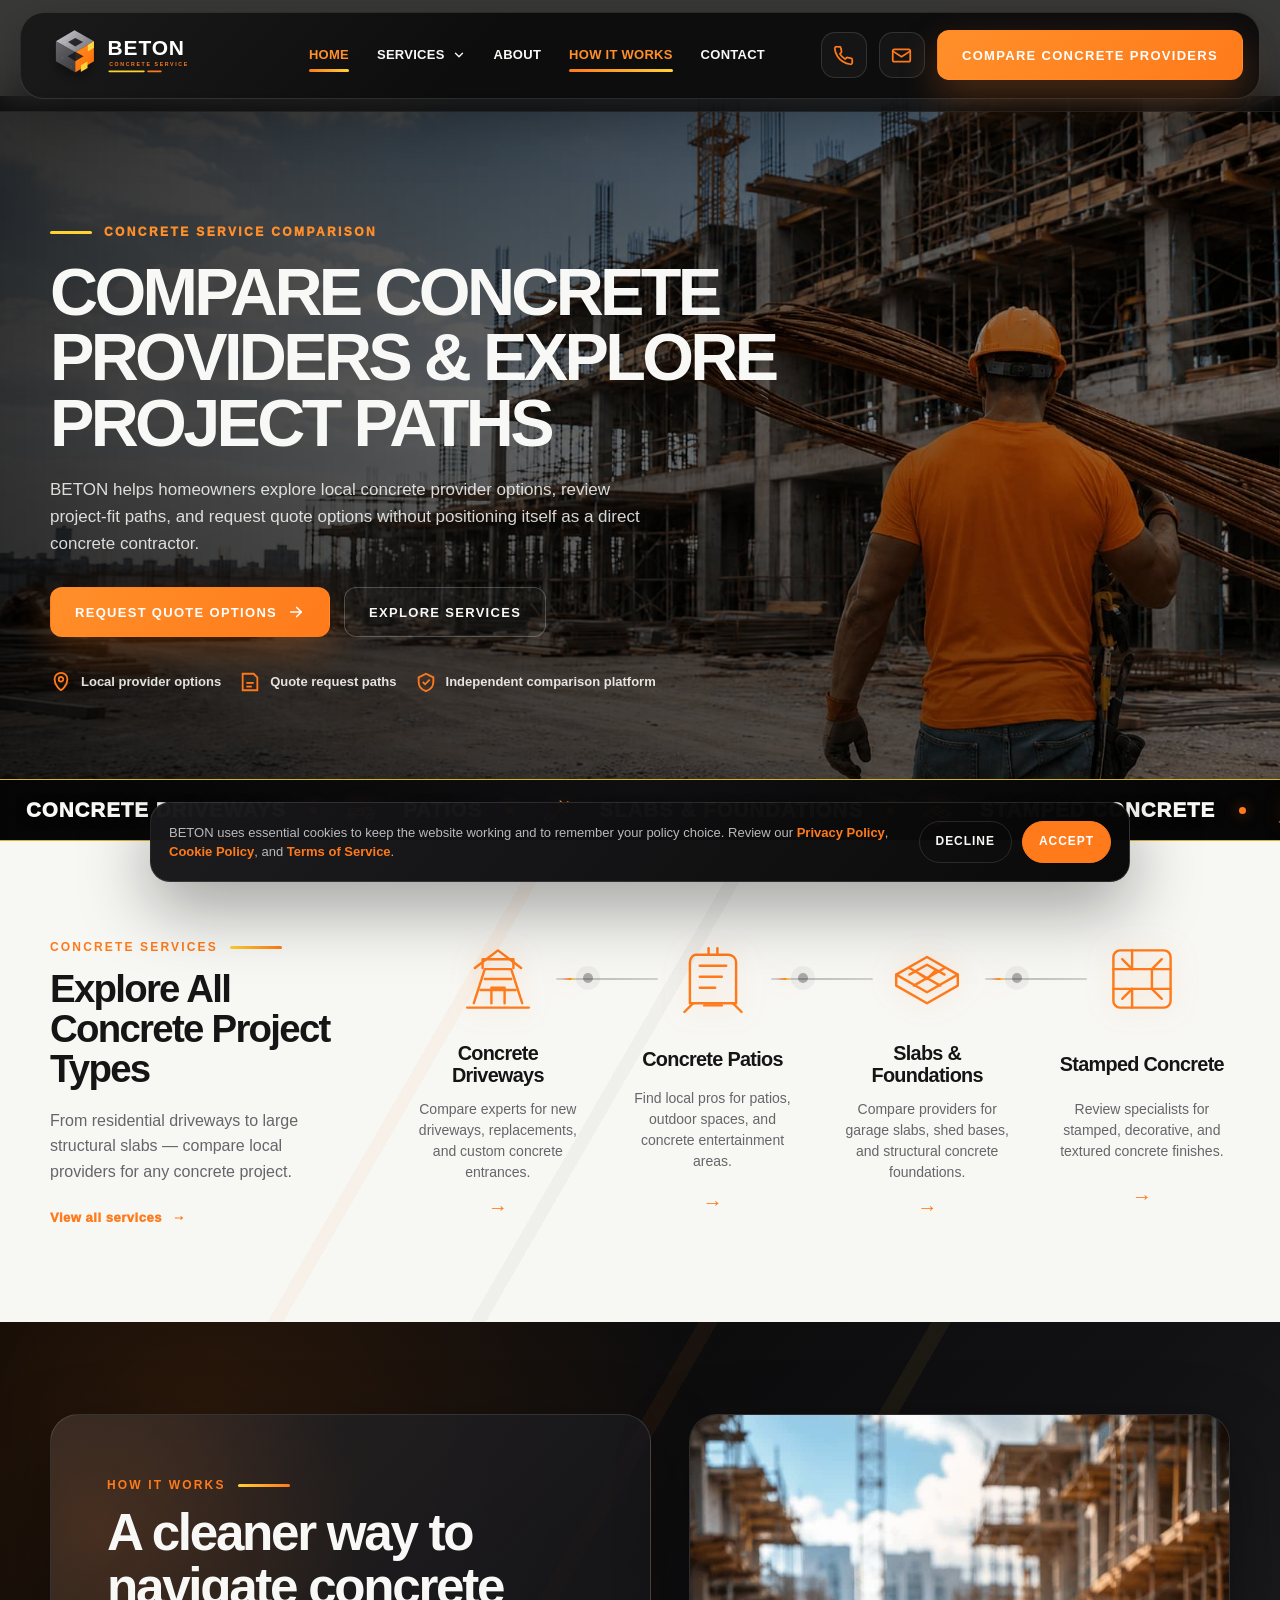
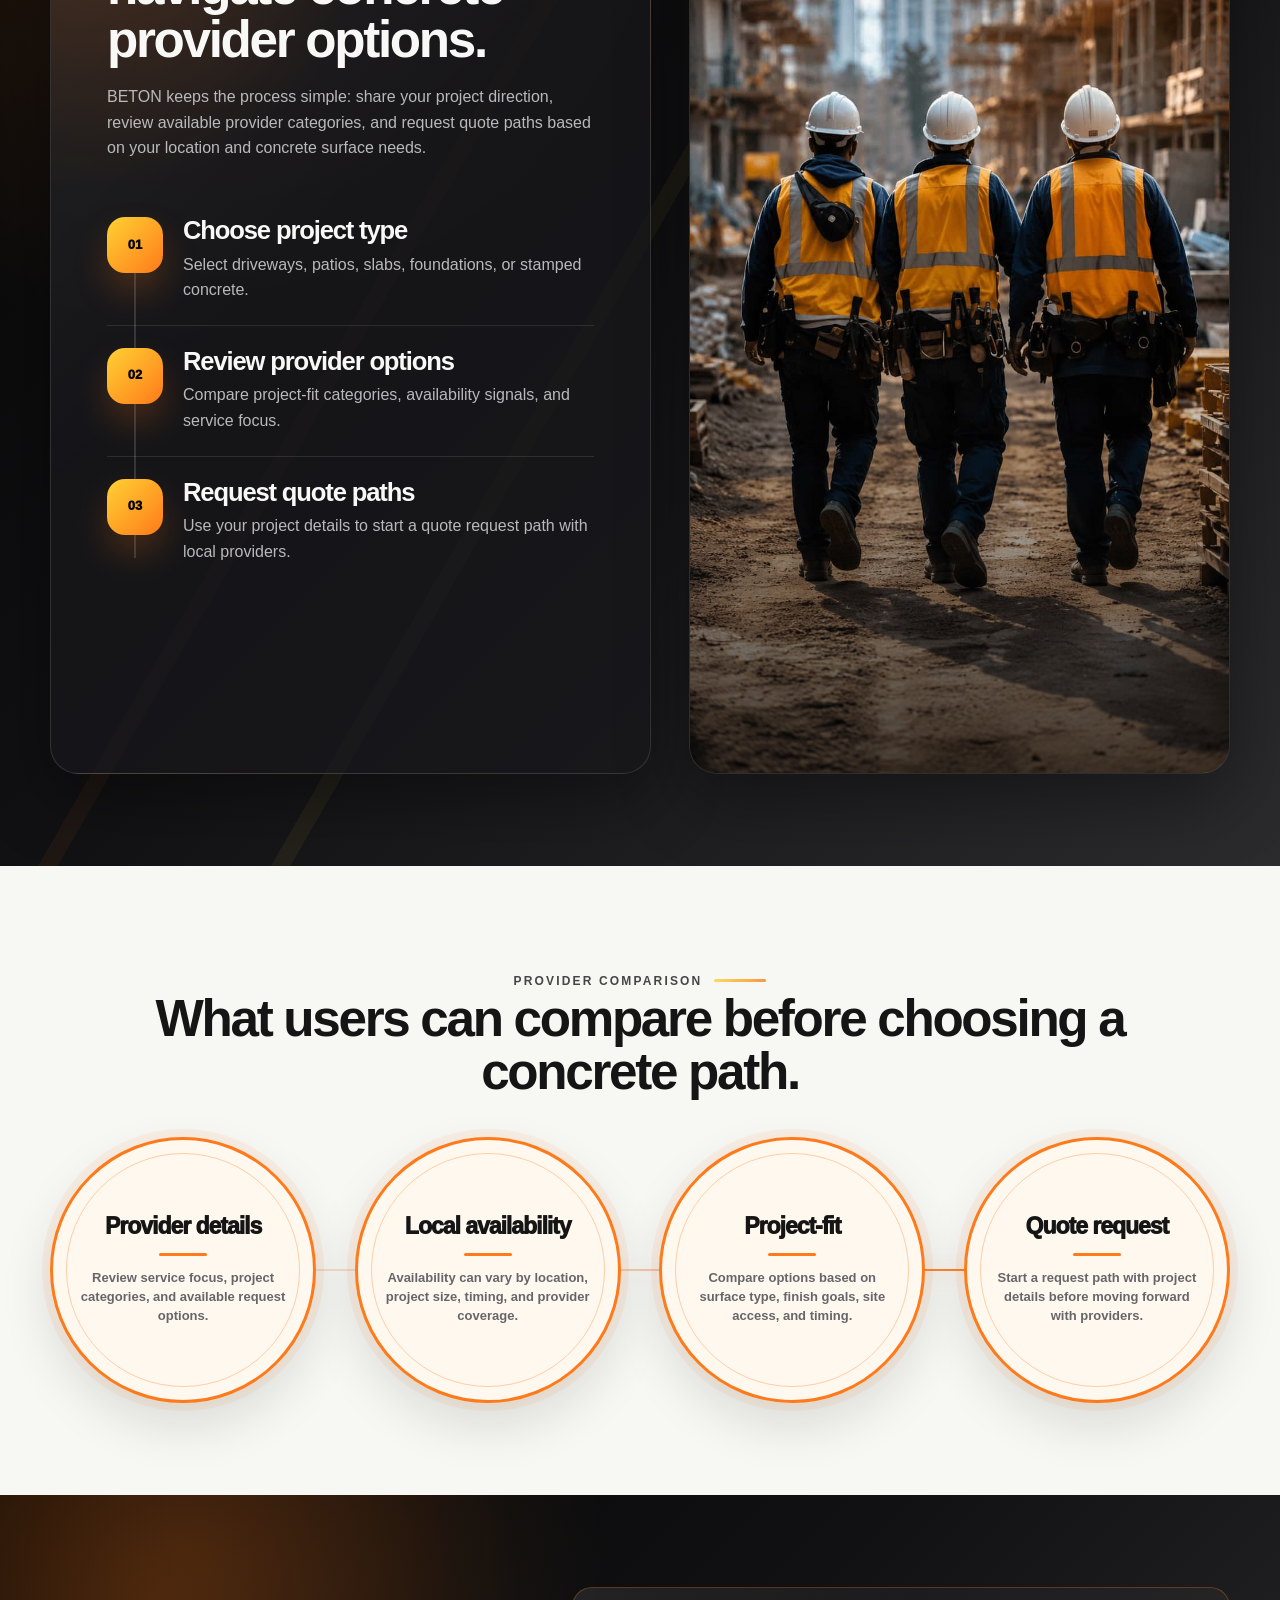
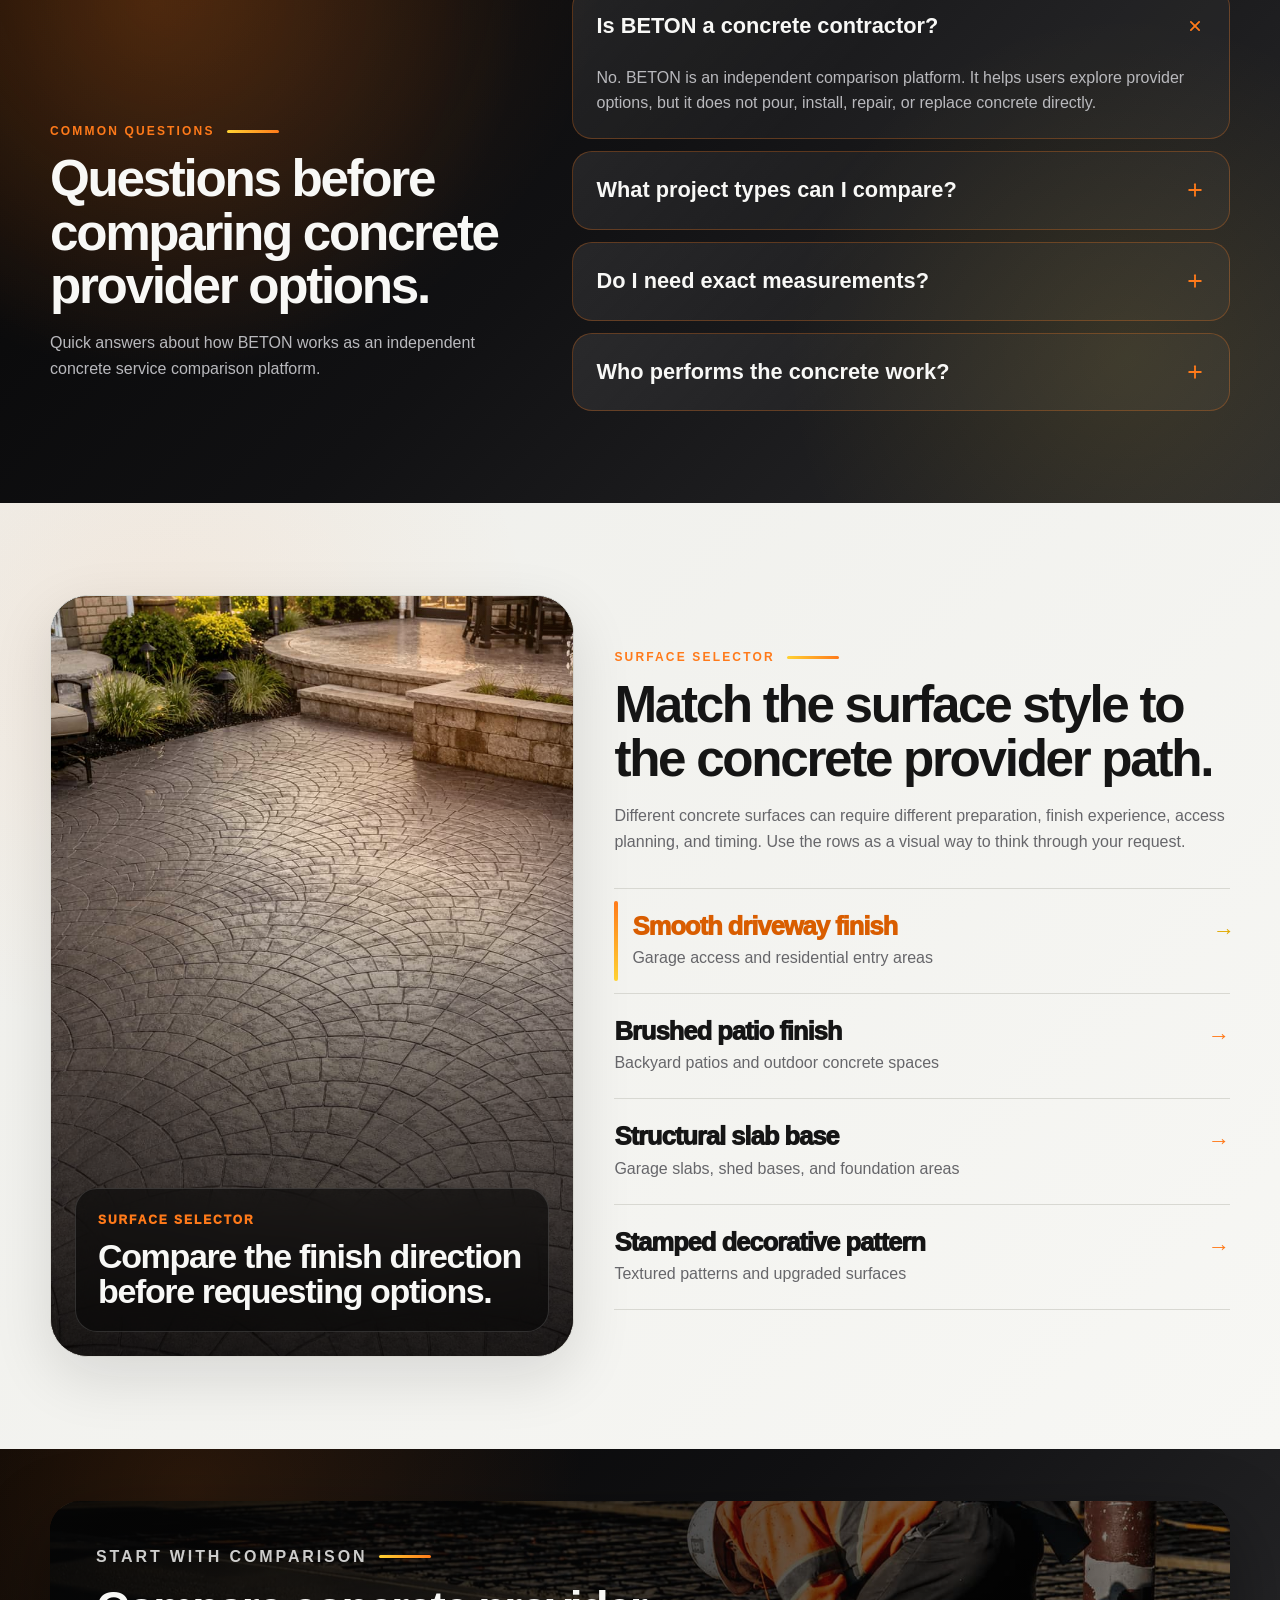
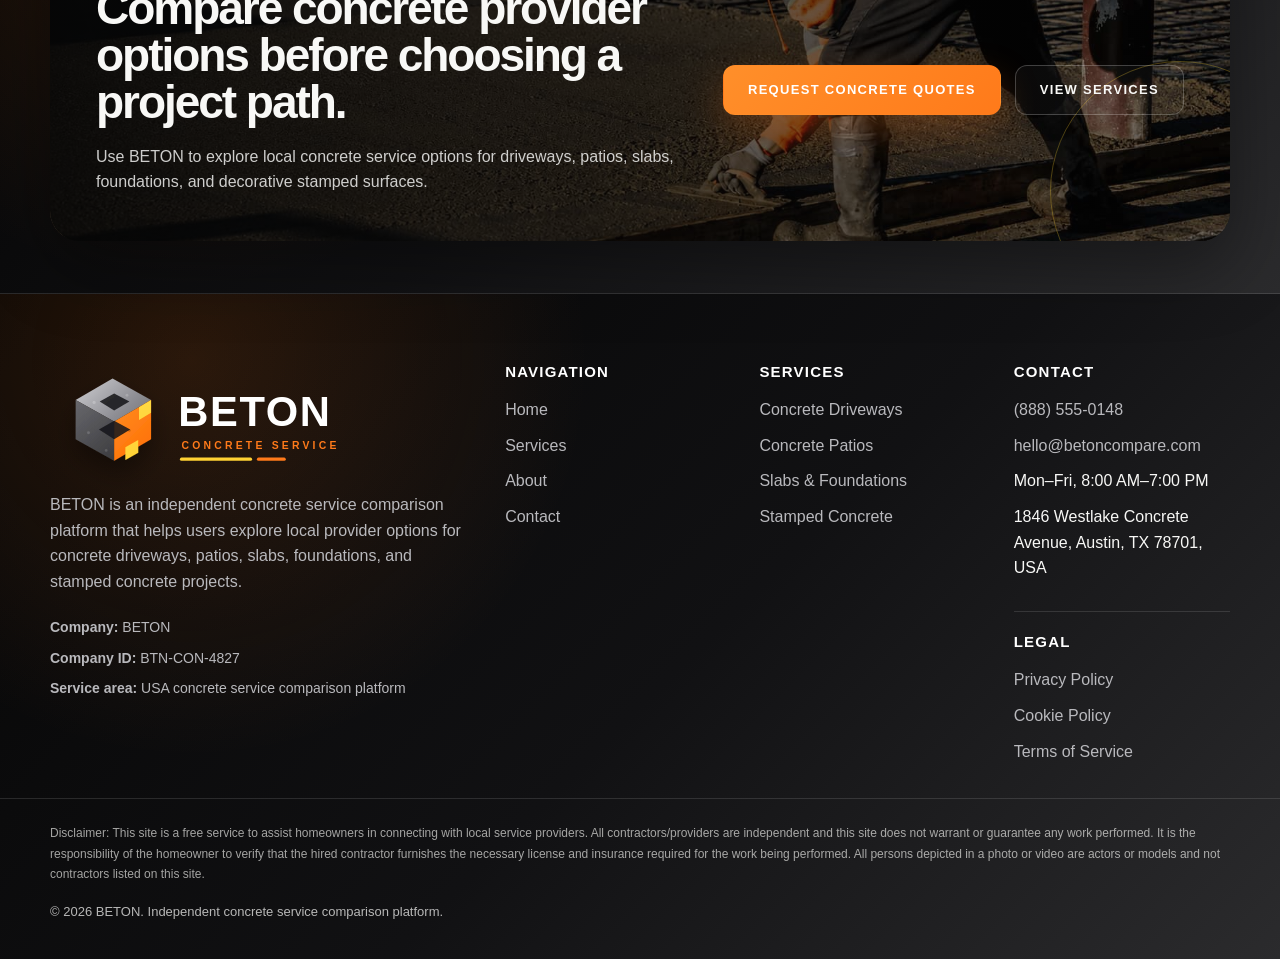
<file: index.html>
<!DOCTYPE html>
<html lang="en">

<head>
    <meta charset="UTF-8">
    <meta name="viewport" content="width=device-width, initial-scale=1.0">
    <title>BETON | Concrete Service Comparison Platform</title>
    <meta name="description"
        content="BETON is an independent concrete service comparison platform helping homeowners explore local provider options for driveways, patios, slabs, foundations, and stamped concrete.">

    <link rel="icon" href="assets/icons/favicon.svg" type="image/svg+xml">
    <link rel="stylesheet" href="css/style.css">
</head>

<body>
    <a class="skip-link" href="#main-content">Skip to content</a>

    <header class="site-header" aria-label="Main header">
        <div class="header-shell">
            <a class="site-logo" href="index.html" aria-label="BETON home">
                <img src="assets/icons/logo.svg" alt="BETON concrete service comparison platform logo">
            </a>

            <nav class="desktop-nav" aria-label="Main navigation">
                <a class="nav-link" href="index.html">Home</a>

                <div class="nav-dropdown">
                    <a class="nav-dropdown__button" href="services.html">
                        Services
                        <svg viewBox="0 0 24 24" aria-hidden="true">
                            <path d="M6 9L12 15L18 9" fill="none" stroke="currentColor" stroke-width="2.3"
                                stroke-linecap="round" stroke-linejoin="round" />
                        </svg>
                    </a>

                    <div class="nav-dropdown__menu" data-render-services="dropdown" aria-label="Concrete service links">
                    </div>
                </div>

                <a class="nav-link" href="about.html">About</a>
                <a class="nav-link" href="index.html#how-it-works">How It Works</a>
                <a class="nav-link" href="contact.html">Contact</a>
            </nav>

            <div class="header-actions">
                <a class="header-icon-btn" href="#" data-phone-link aria-label="Call BETON">
                    <svg viewBox="0 0 24 24" aria-hidden="true">
                        <path
                            d="M22 16.92V20A2 2 0 0 1 19.82 22A19.79 19.79 0 0 1 11.19 18.93A19.5 19.5 0 0 1 5.07 12.81A19.79 19.79 0 0 1 2 4.18A2 2 0 0 1 4 2H7.09A2 2 0 0 1 9.09 3.72L9.7 7.2A2 2 0 0 1 9.13 8.95L7.91 10.17A16 16 0 0 0 13.83 16.09L15.05 14.87A2 2 0 0 1 16.8 14.3L20.28 14.91A2 2 0 0 1 22 16.92Z"
                            fill="none" stroke="currentColor" stroke-width="2" stroke-linecap="round"
                            stroke-linejoin="round" />
                    </svg>
                </a>

                <a class="header-icon-btn header-icon-btn--mail" href="contact.html#contact-form"
                    aria-label="Go to contact form">
                    <svg viewBox="0 0 24 24" aria-hidden="true">
                        <path d="M4 5H20A2 2 0 0 1 22 7V17A2 2 0 0 1 20 19H4A2 2 0 0 1 2 17V7A2 2 0 0 1 4 5Z"
                            fill="none" stroke="currentColor" stroke-width="2" stroke-linecap="round"
                            stroke-linejoin="round" />
                        <path d="M22 7L12 13.5L2 7" fill="none" stroke="currentColor" stroke-width="2"
                            stroke-linecap="round" stroke-linejoin="round" />
                    </svg>
                </a>

                <a class="btn btn--primary header-cta" href="contact.html#contact-form">
                    <span data-phone-text>Compare Concrete Providers</span>
                </a>

                <button class="mobile-toggle" type="button" data-mobile-toggle aria-label="Open menu">
                    <span></span>
                </button>
            </div>
        </div>
    </header>

    <div class="mobile-menu" id="mobile-menu" aria-hidden="true">
        <div class="mobile-menu__top">
            <a class="mobile-menu__logo" href="index.html" aria-label="BETON home" data-menu-close>
                <img src="assets/icons/logo.svg" alt="BETON logo">
            </a>

            <button class="mobile-menu__close" type="button" data-mobile-close aria-label="Close menu">
                <svg viewBox="0 0 24 24" aria-hidden="true">
                    <path d="M6 6L18 18" fill="none" stroke="currentColor" stroke-width="2.4" stroke-linecap="round" />
                    <path d="M18 6L6 18" fill="none" stroke="currentColor" stroke-width="2.4" stroke-linecap="round" />
                </svg>
            </button>
        </div>

        <div class="mobile-menu__content">
            <nav class="mobile-menu__nav" aria-label="Mobile navigation">
                <a href="index.html" data-menu-close>Home</a>
                <a href="services.html" data-menu-close>Services</a>
                <a href="about.html" data-menu-close>About</a>
                <a href="contact.html" data-menu-close>Contact</a>
            </nav>

            <div class="mobile-menu__services">
                <p class="mobile-menu__label">Concrete services</p>
                <div class="mobile-menu__service-list" data-render-services="mobile"></div>
            </div>

            <div class="mobile-menu__contact">
                <a class="btn btn--primary" href="#" data-phone-link data-menu-close>
                    Call to Compare
                </a>
                <a class="btn btn--secondary" href="contact.html#contact-form" data-menu-close>
                    Request Options
                </a>
            </div>
        </div>
    </div>

    <main id="main-content">
        <section class="page-hero home-hero" aria-labelledby="home-hero-title">
            <div class="page-hero__inner">
                <div class="page-hero__content">
                    <span class="page-hero__kicker">Concrete service comparison</span>

                    <h1 id="home-hero-title">
                        Compare Concrete Providers & Explore Project Paths
                    </h1>

                    <p>
                        BETON helps homeowners explore local concrete provider options, review project-fit paths,
                        and request quote options without positioning itself as a direct concrete contractor.
                    </p>

                    <div class="btn-group">
                        <a class="btn btn--primary" href="contact.html#contact-form">
                            Request Quote Options
                            <svg viewBox="0 0 24 24" aria-hidden="true">
                                <path d="M5 12H19" fill="none" stroke="currentColor" stroke-width="2.2"
                                    stroke-linecap="round" />
                                <path d="M13 6L19 12L13 18" fill="none" stroke="currentColor" stroke-width="2.2"
                                    stroke-linecap="round" stroke-linejoin="round" />
                            </svg>
                        </a>

                        <a class="btn btn--secondary" href="services.html">
                            Explore Services
                        </a>
                    </div>

                    <div class="hero-chips" aria-label="BETON platform highlights">
                        <span class="hero-chip">
                            <svg viewBox="0 0 24 24" aria-hidden="true">
                                <path d="M12 21S19 16.5 19 9A7 7 0 0 0 5 9C5 16.5 12 21 12 21Z" fill="none"
                                    stroke="currentColor" stroke-width="2" />
                                <path d="M12 11.5A2.5 2.5 0 1 0 12 6.5A2.5 2.5 0 0 0 12 11.5Z" fill="none"
                                    stroke="currentColor" stroke-width="2" />
                            </svg>
                            Local provider options
                        </span>

                        <span class="hero-chip">
                            <svg viewBox="0 0 24 24" aria-hidden="true">
                                <path d="M8 3H16L20 7V21H4V3H8Z" fill="none" stroke="currentColor" stroke-width="2" />
                                <path d="M8 13H16" fill="none" stroke="currentColor" stroke-width="2" />
                                <path d="M8 17H14" fill="none" stroke="currentColor" stroke-width="2" />
                            </svg>
                            Quote request paths
                        </span>

                        <span class="hero-chip">
                            <svg viewBox="0 0 24 24" aria-hidden="true">
                                <path d="M12 3L20 7V12C20 17 16.5 20.5 12 22C7.5 20.5 4 17 4 12V7L12 3Z" fill="none"
                                    stroke="currentColor" stroke-width="2" />
                                <path d="M8.5 12L11 14.5L16 9.5" fill="none" stroke="currentColor" stroke-width="2" />
                            </svg>
                            Independent comparison platform
                        </span>
                    </div>
                </div>
            </div>
        </section>

        <section class="concrete-marquee concrete-marquee--icons" aria-label="Concrete service marquee">
            <div class="concrete-marquee__track">
                <div class="concrete-marquee__group">
                    <div class="concrete-marquee__item">
                        <span>Concrete Driveways</span>
                    </div>

                    <span class="concrete-marquee__dot"></span>

                    <div class="concrete-marquee__icon" aria-hidden="true">
                        <svg viewBox="0 0 64 64">
                            <path d="M10 40H38" />
                            <path d="M38 28H48L56 38V40H38V28Z" />
                            <path d="M14 40V30H36V40" />
                            <path d="M18 48A5 5 0 1 0 18 38A5 5 0 0 0 18 48Z" />
                            <path d="M48 48A5 5 0 1 0 48 38A5 5 0 0 0 48 48Z" />
                            <path d="M23 34H31" />
                            <path d="M44 32H49" />
                        </svg>
                    </div>

                    <div class="concrete-marquee__item">
                        <span>Patios</span>
                    </div>

                    <span class="concrete-marquee__dot"></span>

                    <div class="concrete-marquee__icon" aria-hidden="true">
                        <svg viewBox="0 0 64 64">
                            <path d="M20 50L42 28" />
                            <path d="M35 21L49 35" />
                            <path d="M39 17L53 31" />
                            <path d="M18 52L12 46" />
                            <path d="M12 46L18 40" />
                            <path d="M46 24L52 18" />
                        </svg>
                    </div>

                    <div class="concrete-marquee__item">
                        <span>Slabs &amp; Foundations</span>
                    </div>

                    <span class="concrete-marquee__dot"></span>

                    <div class="concrete-marquee__icon" aria-hidden="true">
                        <svg viewBox="0 0 64 64">
                            <path d="M10 38L32 26L54 38L32 50L10 38Z" />
                            <path d="M10 38V45L32 57L54 45V38" />
                            <path d="M20 38L32 31L44 38" />
                            <path d="M22 45L44 32" />
                            <path d="M42 45L20 32" />
                        </svg>
                    </div>

                    <div class="concrete-marquee__item">
                        <span>Stamped Concrete</span>
                    </div>

                    <span class="concrete-marquee__dot"></span>

                    <div class="concrete-marquee__icon" aria-hidden="true">
                        <svg viewBox="0 0 64 64">
                            <path d="M24 10H40" />
                            <path d="M28 10L20 52" />
                            <path d="M36 10L44 52" />
                            <path d="M16 52H48" />
                            <path d="M24 24H40" />
                            <path d="M22 36H42" />
                        </svg>
                    </div>

                    <div class="concrete-marquee__item">
                        <span>Local Providers</span>
                    </div>

                    <span class="concrete-marquee__dot"></span>

                    <div class="concrete-marquee__icon" aria-hidden="true">
                        <svg viewBox="0 0 64 64">
                            <path d="M32 56S50 43 50 24A18 18 0 0 0 14 24C14 43 32 56 32 56Z" />
                            <path d="M32 30A6 6 0 1 0 32 18A6 6 0 0 0 32 30Z" />
                        </svg>
                    </div>

                    <div class="concrete-marquee__item">
                        <span>Quality Options</span>
                    </div>
                </div>

                <div class="concrete-marquee__group" aria-hidden="true">
                    <div class="concrete-marquee__item">
                        <span>Concrete Driveways</span>
                    </div>

                    <span class="concrete-marquee__dot"></span>

                    <div class="concrete-marquee__icon" aria-hidden="true">
                        <svg viewBox="0 0 64 64">
                            <path d="M10 40H38" />
                            <path d="M38 28H48L56 38V40H38V28Z" />
                            <path d="M14 40V30H36V40" />
                            <path d="M18 48A5 5 0 1 0 18 38A5 5 0 0 0 18 48Z" />
                            <path d="M48 48A5 5 0 1 0 48 38A5 5 0 0 0 48 48Z" />
                            <path d="M23 34H31" />
                            <path d="M44 32H49" />
                        </svg>
                    </div>

                    <div class="concrete-marquee__item">
                        <span>Patios</span>
                    </div>

                    <span class="concrete-marquee__dot"></span>

                    <div class="concrete-marquee__icon" aria-hidden="true">
                        <svg viewBox="0 0 64 64">
                            <path d="M20 50L42 28" />
                            <path d="M35 21L49 35" />
                            <path d="M39 17L53 31" />
                            <path d="M18 52L12 46" />
                            <path d="M12 46L18 40" />
                            <path d="M46 24L52 18" />
                        </svg>
                    </div>

                    <div class="concrete-marquee__item">
                        <span>Slabs &amp; Foundations</span>
                    </div>

                    <span class="concrete-marquee__dot"></span>

                    <div class="concrete-marquee__icon" aria-hidden="true">
                        <svg viewBox="0 0 64 64">
                            <path d="M10 38L32 26L54 38L32 50L10 38Z" />
                            <path d="M10 38V45L32 57L54 45V38" />
                            <path d="M20 38L32 31L44 38" />
                            <path d="M22 45L44 32" />
                            <path d="M42 45L20 32" />
                        </svg>
                    </div>

                    <div class="concrete-marquee__item">
                        <span>Stamped Concrete</span>
                    </div>

                    <span class="concrete-marquee__dot"></span>

                    <div class="concrete-marquee__icon" aria-hidden="true">
                        <svg viewBox="0 0 64 64">
                            <path d="M24 10H40" />
                            <path d="M28 10L20 52" />
                            <path d="M36 10L44 52" />
                            <path d="M16 52H48" />
                            <path d="M24 24H40" />
                            <path d="M22 36H42" />
                        </svg>
                    </div>

                    <div class="concrete-marquee__item">
                        <span>Local Providers</span>
                    </div>

                    <span class="concrete-marquee__dot"></span>

                    <div class="concrete-marquee__icon" aria-hidden="true">
                        <svg viewBox="0 0 64 64">
                            <path d="M32 56S50 43 50 24A18 18 0 0 0 14 24C14 43 32 56 32 56Z" />
                            <path d="M32 30A6 6 0 1 0 32 18A6 6 0 0 0 32 30Z" />
                        </svg>
                    </div>

                    <div class="concrete-marquee__item">
                        <span>Quality Options</span>
                    </div>
                </div>
            </div>
        </section>

        <section class="home-services-rail section section--light" aria-labelledby="services-rail-title">
            <div class="container">
                <div class="services-rail services-rail--timeline">
                    <div class="services-rail__intro">
                        <p class="section-kicker">Concrete services</p>
                        <h2 id="services-rail-title">Explore All Concrete Project Types</h2>
                        <p>
                            From residential driveways to large structural slabs — compare local providers for any
                            concrete
                            project.
                        </p>

                        <a class="services-rail__intro-link" href="services.html">
                            View all services
                            <span>→</span>
                        </a>
                    </div>

                    <div class="services-rail__line" aria-label="Concrete service category links">
                        <a class="rail-service" href="concrete-driveways.html">
                            <span class="service-icon">
                                <svg viewBox="0 0 80 80" aria-hidden="true">
                                    <path d="M18 62L28 31H52L62 62" />
                                    <path d="M24 50H56" />
                                    <path d="M28 40H52" />
                                    <path d="M19 30L40 14L61 30" />
                                    <path d="M26 30V22H54V30" />
                                    <path d="M34 62V48H46V62" />
                                    <path d="M12 66H68" />
                                </svg>
                            </span>

                            <strong>Concrete Driveways</strong>
                            <span>
                                Compare experts for new driveways, replacements, and custom concrete entrances.
                            </span>
                            <em>→</em>
                        </a>

                        <a class="rail-service" href="concrete-patios.html">
                            <span class="service-icon">
                                <svg viewBox="0 0 80 80" aria-hidden="true">
                                    <path d="M24 18H54C58 18 61 21 61 25V62H19V25C19 21 22 18 24 18Z" />
                                    <path d="M28 28H52" />
                                    <path d="M28 38H48" />
                                    <path d="M28 48H42" />
                                    <path d="M22 62L14 70" />
                                    <path d="M58 62L66 70" />
                                    <path d="M44 18V12" />
                                    <path d="M36 18V12" />
                                    <path d="M32 64H48" />
                                </svg>
                            </span>

                            <strong>Concrete Patios</strong>
                            <span>
                                Find local pros for patios, outdoor spaces, and concrete entertainment areas.
                            </span>
                            <em>→</em>
                        </a>

                        <a class="rail-service" href="slabs-foundations.html">
                            <span class="service-icon">
                                <svg viewBox="0 0 80 80" aria-hidden="true">
                                    <path d="M12 36L40 20L68 36L40 52L12 36Z" />
                                    <path d="M12 36V46L40 62L68 46V36" />
                                    <path d="M24 36L40 27L56 36" />
                                    <path d="M28 46L56 30" />
                                    <path d="M52 46L24 30" />
                                    <path d="M34 36L40 40L48 32" />
                                </svg>
                            </span>

                            <strong>Slabs &amp; Foundations</strong>
                            <span>
                                Compare providers for garage slabs, shed bases, and structural concrete foundations.
                            </span>
                            <em>→</em>
                        </a>

                        <a class="rail-service" href="stamped-concrete.html">
                            <span class="service-icon">
                                <svg viewBox="0 0 80 80" aria-hidden="true">
                                    <rect x="14" y="14" width="52" height="52" rx="6" />
                                    <path d="M14 31H66" />
                                    <path d="M14 49H66" />
                                    <path d="M31 14V31" />
                                    <path d="M49 31V49" />
                                    <path d="M31 49V66" />
                                    <path d="M22 22L31 31" />
                                    <path d="M58 22L49 31" />
                                    <path d="M22 58L31 49" />
                                    <path d="M58 58L49 49" />
                                </svg>
                            </span>

                            <strong>Stamped Concrete</strong>
                            <span>
                                Review specialists for stamped, decorative, and textured concrete finishes.
                            </span>
                            <em>→</em>
                        </a>
                    </div>
                </div>
            </div>
        </section>

        <section class="project-match section section--dark" id="how-it-works" aria-labelledby="project-match-title">
            <div class="container">
                <div class="project-match__grid">
                    <div class="project-match__content">
                        <p class="section-kicker">How it works</p>
                        <h2 id="project-match-title">A cleaner way to navigate concrete provider options.</h2>
                        <p>
                            BETON keeps the process simple: share your project direction, review available provider
                            categories, and request quote paths based on your location and concrete surface needs.
                        </p>

                        <div class="match-steps" data-scroll-fill>
                            <article class="match-step">
                                <span>01</span>
                                <div>
                                    <h3>Choose project type</h3>
                                    <p>Select driveways, patios, slabs, foundations, or stamped concrete.</p>
                                </div>
                            </article>

                            <article class="match-step">
                                <span>02</span>
                                <div>
                                    <h3>Review provider options</h3>
                                    <p>Compare project-fit categories, availability signals, and service focus.</p>
                                </div>
                            </article>

                            <article class="match-step">
                                <span>03</span>
                                <div>
                                    <h3>Request quote paths</h3>
                                    <p>Use your project details to start a quote request path with local providers.</p>
                                </div>
                            </article>
                        </div>
                    </div>

                    <div class="project-match__photo image-card">
                        <img src="assets/images/concrete-worker.jpg"
                            alt="Concrete project planning with worker near fresh concrete">
                    </div>
                </div>
            </div>
        </section>

        <section class="verification-strip section section--light" aria-labelledby="verification-title">
            <div class="container">
                <div class="section-heading section-heading--center">
                    <p class="section-kicker">Provider comparison</p>
                    <h2 id="verification-title">What users can compare before choosing a concrete path.</h2>
                </div>

                <div class="verification-line" aria-label="Provider comparison factors">
                    <article>
                        <h3>Provider details</h3>
                        <p>Review service focus, project categories, and available request options.</p>
                    </article>

                    <article>
                        <h3>Local availability</h3>
                        <p>Availability can vary by location, project size, timing, and provider coverage.</p>
                    </article>

                    <article>
                        <h3>Project-fit</h3>
                        <p>Compare options based on surface type, finish goals, site access, and timing.</p>
                    </article>

                    <article>
                        <h3>Quote request</h3>
                        <p>Start a request path with project details before moving forward with providers.</p>
                    </article>
                </div>
            </div>
        </section>

        <section class="home-faq-dark section section--dark" id="faq" aria-labelledby="home-faq-title">
            <div class="container">
                <div class="home-faq-dark__grid">
                    <div class="home-faq-dark__intro">
                        <p class="section-kicker">Common questions</p>
                        <h2 id="home-faq-title">Questions before comparing concrete provider options.</h2>
                        <p>
                            Quick answers about how BETON works as an independent concrete service comparison platform.
                        </p>
                    </div>

                    <div class="home-faq-dark__list faq-list">
                        <article class="faq-item is-open">
                            <button class="faq-question" type="button">
                                Is BETON a concrete contractor?
                                <svg viewBox="0 0 24 24" aria-hidden="true">
                                    <path d="M12 5V19" fill="none" stroke="currentColor" stroke-width="2.2"
                                        stroke-linecap="round" />
                                    <path d="M5 12H19" fill="none" stroke="currentColor" stroke-width="2.2"
                                        stroke-linecap="round" />
                                </svg>
                            </button>
                            <div class="faq-answer">
                                <div class="faq-answer__inner">
                                    <p>
                                        No. BETON is an independent comparison platform. It helps users explore provider
                                        options,
                                        but it does not pour, install, repair, or replace concrete directly.
                                    </p>
                                </div>
                            </div>
                        </article>

                        <article class="faq-item">
                            <button class="faq-question" type="button">
                                What project types can I compare?
                                <svg viewBox="0 0 24 24" aria-hidden="true">
                                    <path d="M12 5V19" fill="none" stroke="currentColor" stroke-width="2.2"
                                        stroke-linecap="round" />
                                    <path d="M5 12H19" fill="none" stroke="currentColor" stroke-width="2.2"
                                        stroke-linecap="round" />
                                </svg>
                            </button>
                            <div class="faq-answer">
                                <div class="faq-answer__inner">
                                    <p>
                                        You can compare options for concrete driveways, patios, slabs, foundations,
                                        stamped concrete, decorative surfaces, and related residential concrete
                                        projects.
                                    </p>
                                </div>
                            </div>
                        </article>

                        <article class="faq-item">
                            <button class="faq-question" type="button">
                                Do I need exact measurements?
                                <svg viewBox="0 0 24 24" aria-hidden="true">
                                    <path d="M12 5V19" fill="none" stroke="currentColor" stroke-width="2.2"
                                        stroke-linecap="round" />
                                    <path d="M5 12H19" fill="none" stroke="currentColor" stroke-width="2.2"
                                        stroke-linecap="round" />
                                </svg>
                            </button>
                            <div class="faq-answer">
                                <div class="faq-answer__inner">
                                    <p>
                                        Exact measurements are helpful, but not required to start. Approximate size,
                                        ZIP code, project type, access notes, and timing can help shape the request
                                        path.
                                    </p>
                                </div>
                            </div>
                        </article>

                        <article class="faq-item">
                            <button class="faq-question" type="button">
                                Who performs the concrete work?
                                <svg viewBox="0 0 24 24" aria-hidden="true">
                                    <path d="M12 5V19" fill="none" stroke="currentColor" stroke-width="2.2"
                                        stroke-linecap="round" />
                                    <path d="M5 12H19" fill="none" stroke="currentColor" stroke-width="2.2"
                                        stroke-linecap="round" />
                                </svg>
                            </button>
                            <div class="faq-answer">
                                <div class="faq-answer__inner">
                                    <p>
                                        Concrete work is performed by independent providers. Users should verify
                                        provider
                                        license, insurance, pricing, availability, and project terms before hiring.
                                    </p>
                                </div>
                            </div>
                        </article>
                    </div>
                </div>
            </div>
        </section>

        <section class="surface-selector section section--soft" aria-labelledby="surface-selector-title">
            <div class="container">
                <div class="surface-selector__grid">
                    <div class="surface-selector__visual">
                        <img src="assets/images/concrete-texture.jpg" alt="Close-up concrete texture surface"
                            data-selector-image>
                        <div class="surface-selector__caption">
                            <span data-selector-label>Surface selector</span>
                            <strong data-selector-title>Compare the finish direction before requesting options.</strong>
                        </div>
                    </div>

                    <div class="surface-selector__content">
                        <p class="section-kicker">Surface selector</p>
                        <h2 id="surface-selector-title">Match the surface style to the concrete provider path.</h2>
                        <p>
                            Different concrete surfaces can require different preparation, finish experience,
                            access planning, and timing. Use the rows as a visual way to think through your request.
                        </p>

                        <div class="surface-options" aria-label="Concrete surface options">
                            <button class="surface-option is-active" type="button"
                                data-image="assets/images/driveway-card.jpg" data-title="Smooth driveway finish"
                                data-label="Driveway finish">
                                <span>Smooth driveway finish</span>
                                <em>Garage access and residential entry areas</em>
                            </button>

                            <button class="surface-option" type="button" data-image="assets/images/patio-card.jpg"
                                data-title="Brushed patio finish" data-label="Patio finish">
                                <span>Brushed patio finish</span>
                                <em>Backyard patios and outdoor concrete spaces</em>
                            </button>

                            <button class="surface-option" type="button" data-image="assets/images/slab-card.jpg"
                                data-title="Structural slab base" data-label="Slab base">
                                <span>Structural slab base</span>
                                <em>Garage slabs, shed bases, and foundation areas</em>
                            </button>

                            <button class="surface-option" type="button" data-image="assets/images/stamped-card.jpg"
                                data-title="Stamped decorative pattern" data-label="Decorative finish">
                                <span>Stamped decorative pattern</span>
                                <em>Textured patterns and upgraded surfaces</em>
                            </button>
                        </div>
                    </div>
                </div>
            </div>
        </section>

        <section class="home-final-cta section section--dark" aria-labelledby="home-cta-title">
            <div class="container">
                <div class="cta-card home-cta-card">
                    <div class="cta-card__content">
                        <p class="section-kicker">Start with comparison</p>
                        <h2 id="home-cta-title">Compare concrete provider options before choosing a project path.</h2>
                        <p>
                            Use BETON to explore local concrete service options for driveways, patios,
                            slabs, foundations, and decorative stamped surfaces.
                        </p>

                        <div class="btn-group">
                            <a class="btn btn--primary" href="contact.html#contact-form">
                                Request Concrete Quotes
                            </a>
                            <a class="btn btn--secondary" href="services.html">
                                View Services
                            </a>
                        </div>
                    </div>
                </div>
            </div>
        </section>
    </main>

    <footer class="site-footer" aria-label="Website footer">
        <div class="footer-main">
            <div class="container">
                <div class="footer-grid">
                    <div class="footer-brand">
                        <a class="footer-logo" href="index.html" aria-label="BETON home">
                            <img src="assets/icons/logo.svg" alt="BETON logo">
                        </a>

                        <p class="footer-description" data-config="footer.description">
                            BETON is an independent concrete service comparison platform that helps users explore local
                            provider options.
                        </p>

                        <div class="footer-meta">
                            <span><strong>Company:</strong> <span data-config="company.name">BETON</span></span>
                            <span><strong>Company ID:</strong> <span
                                    data-config="company.companyId">BTN-CON-4827</span></span>
                            <span><strong>Service area:</strong> <span data-config="company.serviceArea">USA concrete
                                    service comparison platform</span></span>
                        </div>
                    </div>

                    <div class="footer-column">
                        <h3>Navigation</h3>
                        <ul class="footer-list">
                            <li><a href="index.html">Home</a></li>
                            <li><a href="services.html">Services</a></li>
                            <li><a href="about.html">About</a></li>
                            <li><a href="contact.html">Contact</a></li>
                        </ul>
                    </div>

                    <div class="footer-column">
                        <h3>Services</h3>
                        <ul class="footer-list" data-render-services="footer"></ul>
                    </div>

                    <div class="footer-column">
                        <h3>Contact</h3>
                        <ul class="footer-list">
                            <li>
                                <a class="footer-contact-link" href="#" data-phone-link>
                                    <span data-config="contact.phoneDisplay">(888) 555-0148</span>
                                </a>
                            </li>
                            <li>
                                <a class="footer-contact-link" href="#" data-email-link>
                                    <span data-config="contact.email">hello@betoncompare.com</span>
                                </a>
                            </li>
                            <li>
                                <span data-config="contact.supportHours">Mon–Fri, 8:00 AM–7:00 PM</span>
                            </li>
                            <li>
                                <span data-config="company.address">1846 Westlake Concrete Avenue, Austin, TX 78701,
                                    USA</span>
                            </li>
                        </ul>

                        <h3 class="footer-legal-title">Legal</h3>
                        <ul class="footer-list" data-render-legal-links></ul>
                    </div>
                </div>
            </div>
        </div>

        <div class="footer-bottom">
            <div class="container">
                <p class="footer-disclaimer" data-config="footer.disclaimer">
                    Disclaimer: This site is a free service to assist homeowners in connecting with local service
                    providers. All contractors/providers are independent and this site does not warrant or guarantee any
                    work performed. It is the responsibility of the homeowner to verify that the hired contractor
                    furnishes the necessary license and insurance required for the work being performed. All persons
                    depicted in a photo or video are actors or models and not contractors listed on this site.
                </p>

                <p class="footer-copy">
                    © <span data-current-year></span> <span data-config="company.name">BETON</span>. Independent
                    concrete service comparison platform.
                </p>
            </div>
        </div>
    </footer>

    <script src="js/config.js"></script>
    <script src="js/main.js"></script>
    <script src="js/home.js"></script>
</body>

</html>
</file>
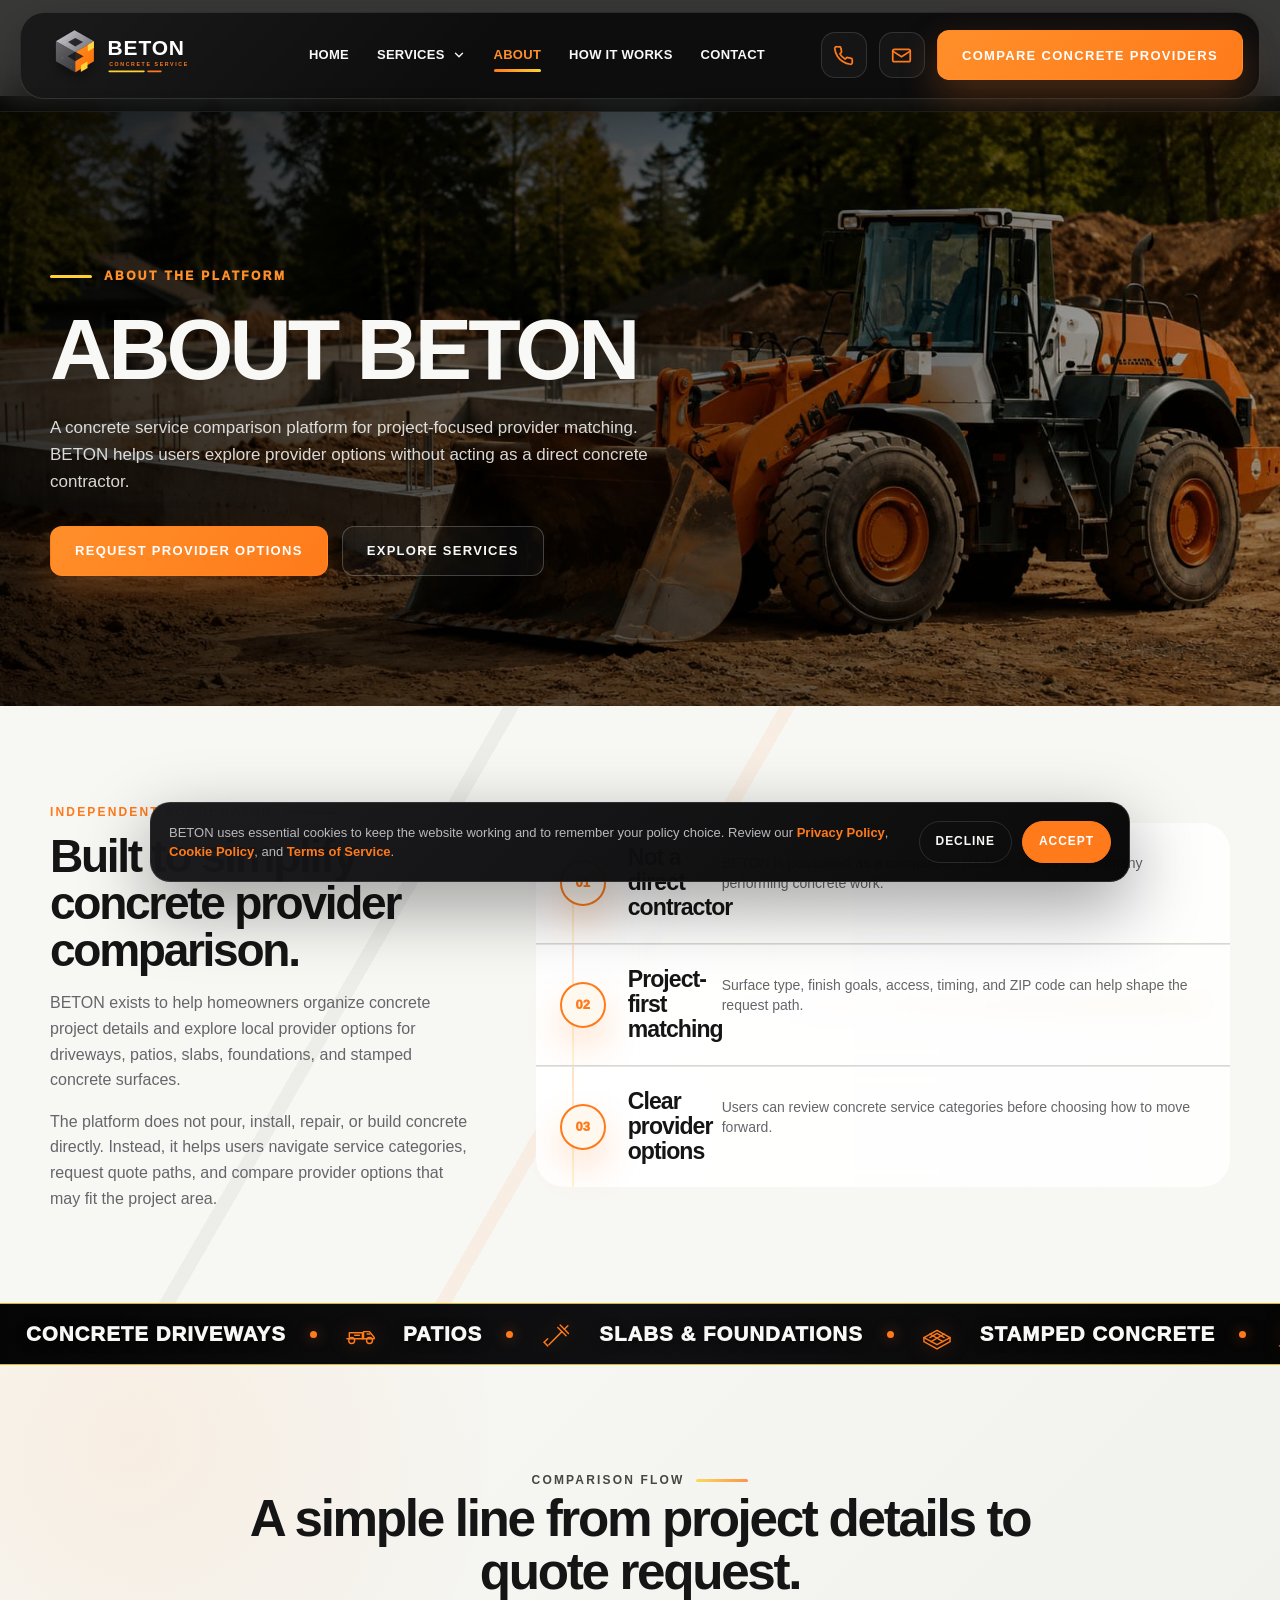
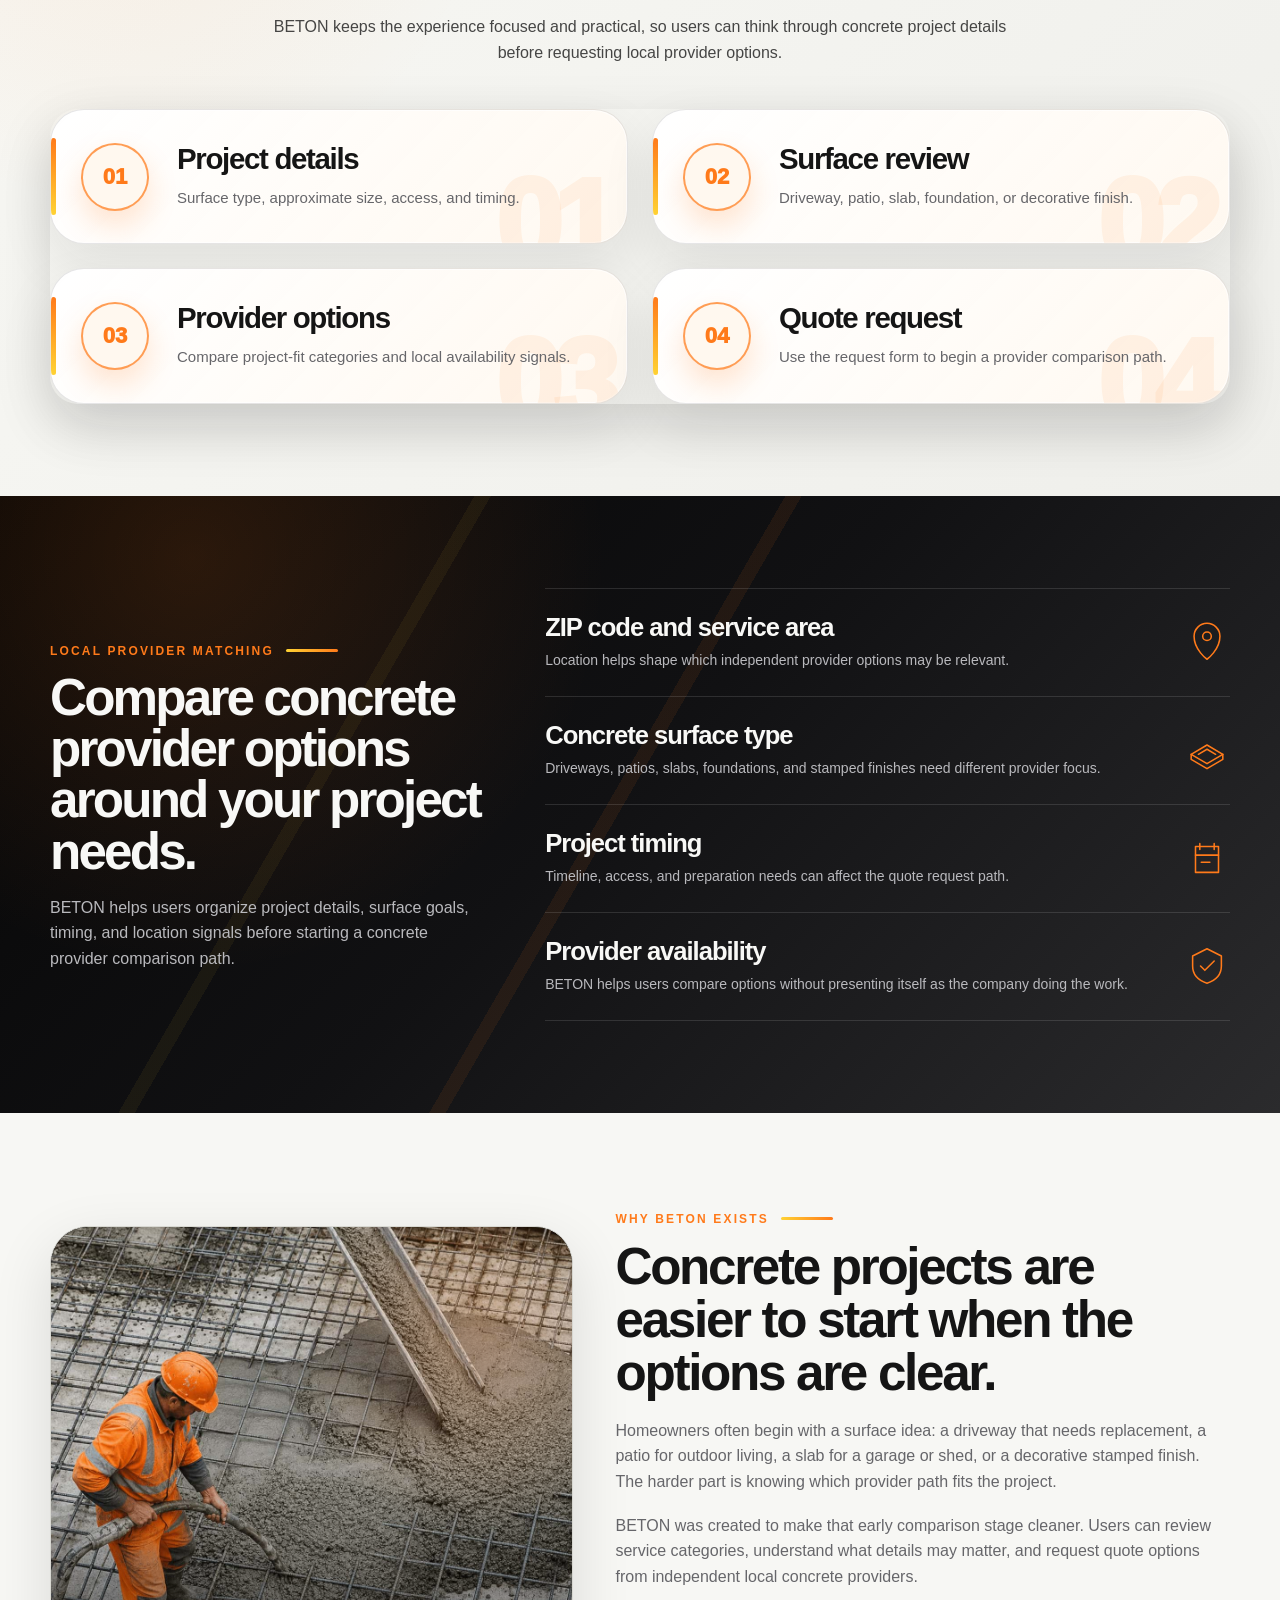
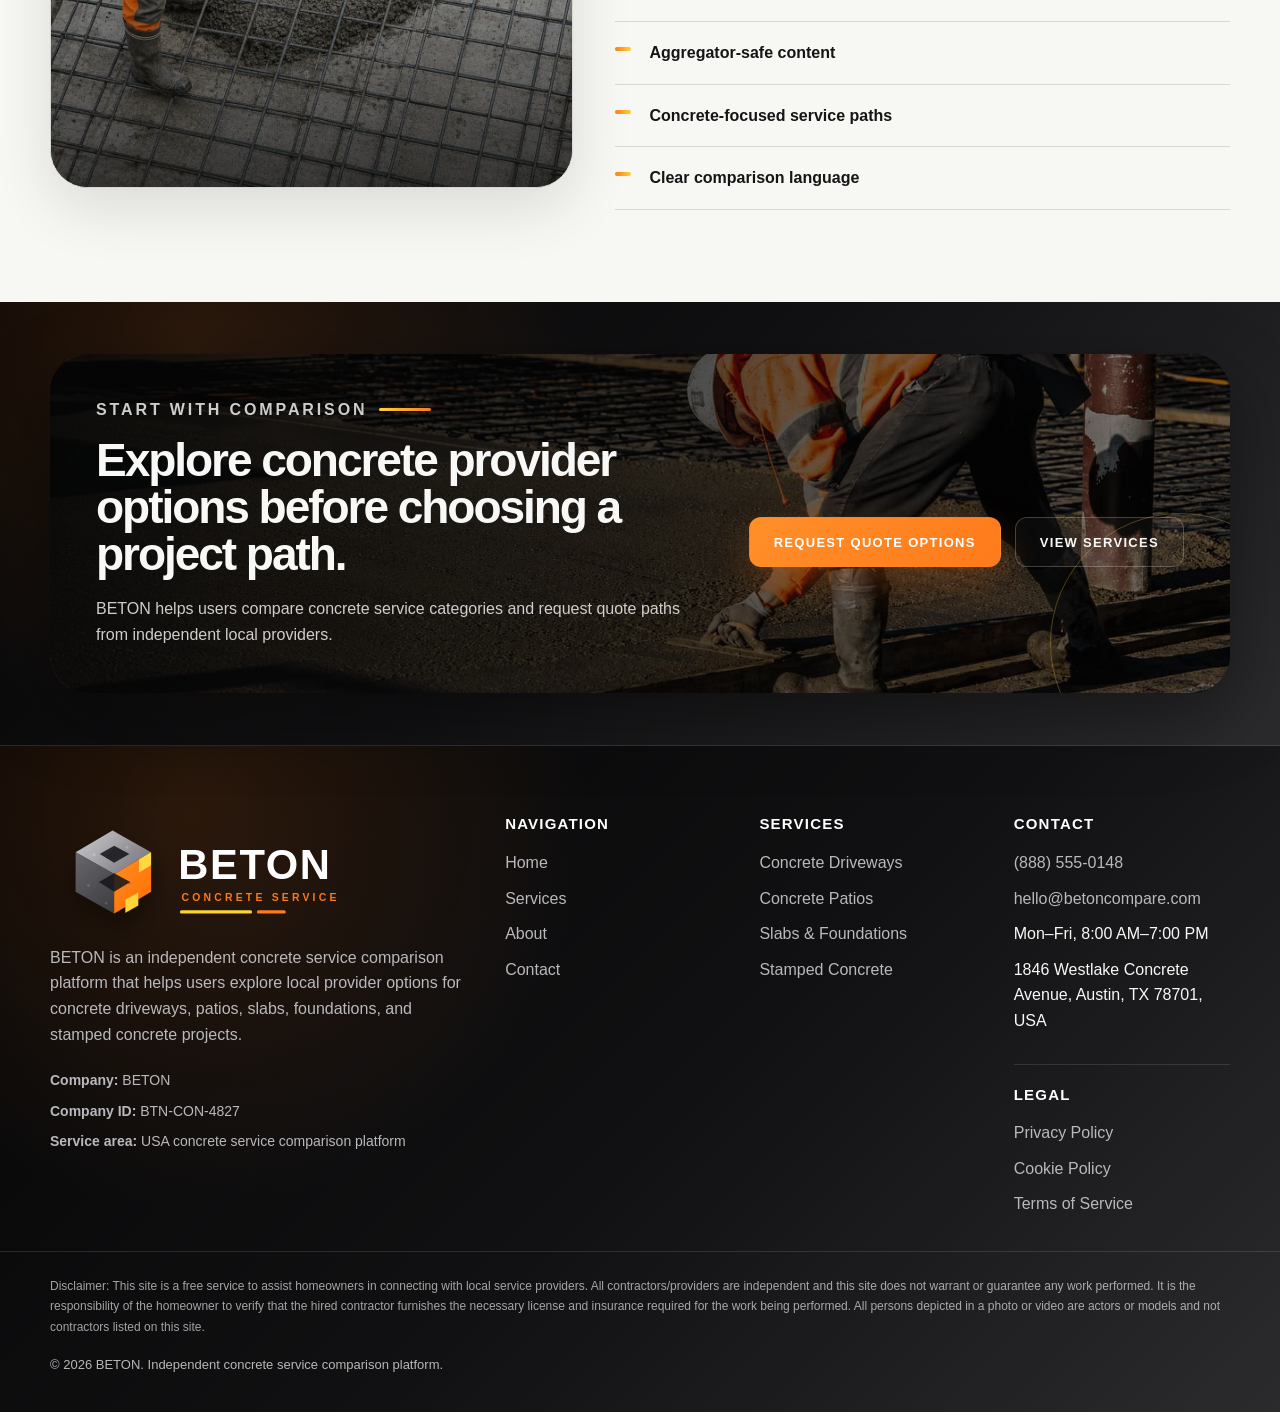
<file: about.html>
<!DOCTYPE html>
<html lang="en">

<head>
    <meta charset="UTF-8">
    <meta name="viewport" content="width=device-width, initial-scale=1.0">
    <title>About BETON | Concrete Service Comparison Platform</title>
    <meta name="description"
        content="Learn about BETON, an independent concrete service comparison platform helping homeowners compare provider options for driveways, patios, slabs, foundations, and stamped concrete.">

    <link rel="icon" href="assets/icons/favicon.svg" type="image/svg+xml">
    <link rel="stylesheet" href="css/style.css">
</head>

<body>
    <a class="skip-link" href="#main-content">Skip to content</a>

    <header class="site-header" aria-label="Main header">
        <div class="header-shell">
            <a class="site-logo" href="index.html" aria-label="BETON home">
                <img src="assets/icons/logo.svg" alt="BETON concrete service comparison platform logo">
            </a>

            <nav class="desktop-nav" aria-label="Main navigation">
                <a class="nav-link" href="index.html">Home</a>

                <div class="nav-dropdown">
                    <a class="nav-dropdown__button" href="services.html">
                        Services
                        <svg viewBox="0 0 24 24" aria-hidden="true">
                            <path d="M6 9L12 15L18 9" fill="none" stroke="currentColor" stroke-width="2.3"
                                stroke-linecap="round" stroke-linejoin="round" />
                        </svg>
                    </a>

                    <div class="nav-dropdown__menu" data-render-services="dropdown" aria-label="Concrete service links">
                    </div>
                </div>

                <a class="nav-link" href="about.html">About</a>
                <a class="nav-link" href="index.html#how-it-works">How It Works</a>
                <a class="nav-link" href="contact.html">Contact</a>
            </nav>

            <div class="header-actions">
                <a class="header-icon-btn" href="#" data-phone-link aria-label="Call BETON">
                    <svg viewBox="0 0 24 24" aria-hidden="true">
                        <path
                            d="M22 16.92V20A2 2 0 0 1 19.82 22A19.79 19.79 0 0 1 11.19 18.93A19.5 19.5 0 0 1 5.07 12.81A19.79 19.79 0 0 1 2 4.18A2 2 0 0 1 4 2H7.09A2 2 0 0 1 9.09 3.72L9.7 7.2A2 2 0 0 1 9.13 8.95L7.91 10.17A16 16 0 0 0 13.83 16.09L15.05 14.87A2 2 0 0 1 16.8 14.3L20.28 14.91A2 2 0 0 1 22 16.92Z"
                            fill="none" stroke="currentColor" stroke-width="2" stroke-linecap="round"
                            stroke-linejoin="round" />
                    </svg>
                </a>

                <a class="header-icon-btn header-icon-btn--mail" href="contact.html#contact-form"
                    aria-label="Go to contact form">
                    <svg viewBox="0 0 24 24" aria-hidden="true">
                        <path d="M4 5H20A2 2 0 0 1 22 7V17A2 2 0 0 1 20 19H4A2 2 0 0 1 2 17V7A2 2 0 0 1 4 5Z"
                            fill="none" stroke="currentColor" stroke-width="2" stroke-linecap="round"
                            stroke-linejoin="round" />
                        <path d="M22 7L12 13.5L2 7" fill="none" stroke="currentColor" stroke-width="2"
                            stroke-linecap="round" stroke-linejoin="round" />
                    </svg>
                </a>

                <a class="btn btn--primary header-cta" href="contact.html#contact-form">
                    <span data-phone-text>Compare Concrete Providers</span>
                </a>

                <button class="mobile-toggle" type="button" data-mobile-toggle aria-label="Open menu">
                    <span></span>
                </button>
            </div>
        </div>
    </header>

    <div class="mobile-menu" id="mobile-menu" aria-hidden="true">
        <div class="mobile-menu__top">
            <a class="mobile-menu__logo" href="index.html" aria-label="BETON home" data-menu-close>
                <img src="assets/icons/logo.svg" alt="BETON logo">
            </a>

            <button class="mobile-menu__close" type="button" data-mobile-close aria-label="Close menu">
                <svg viewBox="0 0 24 24" aria-hidden="true">
                    <path d="M6 6L18 18" fill="none" stroke="currentColor" stroke-width="2.4" stroke-linecap="round" />
                    <path d="M18 6L6 18" fill="none" stroke="currentColor" stroke-width="2.4" stroke-linecap="round" />
                </svg>
            </button>
        </div>

        <div class="mobile-menu__content">
            <nav class="mobile-menu__nav" aria-label="Mobile navigation">
                <a href="index.html" data-menu-close>Home</a>
                <a href="services.html" data-menu-close>Services</a>
                <a href="about.html" data-menu-close>About</a>
                <a href="contact.html" data-menu-close>Contact</a>
            </nav>

            <div class="mobile-menu__services">
                <p class="mobile-menu__label">Concrete services</p>
                <div class="mobile-menu__service-list" data-render-services="mobile"></div>
            </div>

            <div class="mobile-menu__contact">
                <a class="btn btn--primary" href="#" data-phone-link data-menu-close>
                    Call to Compare
                </a>
                <a class="btn btn--secondary" href="contact.html#contact-form" data-menu-close>
                    Request Options
                </a>
            </div>
        </div>
    </div>

    <main id="main-content">
        <section class="page-hero about-hero" aria-labelledby="about-hero-title">
            <div class="page-hero__inner">
                <div class="page-hero__content">
                    <span class="page-hero__kicker">About the platform</span>

                    <h1 id="about-hero-title">About BETON</h1>

                    <p>
                        A concrete service comparison platform for project-focused provider matching.
                        BETON helps users explore provider options without acting as a direct concrete contractor.
                    </p>

                    <div class="btn-group">
                        <a class="btn btn--primary" href="contact.html#contact-form">
                            Request Provider Options
                        </a>

                        <a class="btn btn--secondary" href="services.html">
                            Explore Services
                        </a>
                    </div>
                </div>
            </div>
        </section>

        <section class="about-platform about-platform--ribbon section section--light" aria-labelledby="about-platform-title">
            <div class="container">
                <div class="about-platform__grid">
                    <div class="about-platform__content">
                        <p class="section-kicker">Independent aggregator</p>
                        <h2 id="about-platform-title">Built to simplify concrete provider comparison.</h2>
                        <p>
                            BETON exists to help homeowners organize concrete project details and explore local
                            provider options for driveways, patios, slabs, foundations, and stamped concrete surfaces.
                        </p>
                        <p>
                            The platform does not pour, install, repair, or build concrete directly. Instead,
                            it helps users navigate service categories, request quote paths, and compare provider
                            options that may fit the project area.
                        </p>
                    </div>

                    <div class="about-platform__panel">
                        <article>
                            <span>01</span>
                            <h3>Not a direct contractor</h3>
                            <p>BETON is positioned as a comparison platform, not as the company performing concrete
                                work.</p>
                        </article>

                        <article>
                            <span>02</span>
                            <h3>Project-first matching</h3>
                            <p>Surface type, finish goals, access, timing, and ZIP code can help shape the request path.
                            </p>
                        </article>

                        <article>
                            <span>03</span>
                            <h3>Clear provider options</h3>
                            <p>Users can review concrete service categories before choosing how to move forward.</p>
                        </article>
                    </div>
                </div>
            </div>
        </section>

    <section class="concrete-marquee concrete-marquee--icons" aria-label="Concrete service marquee">
        <div class="concrete-marquee__track">
            <div class="concrete-marquee__group">
                <div class="concrete-marquee__item">
                    <span>Concrete Driveways</span>
                </div>
    
                <span class="concrete-marquee__dot"></span>
    
                <div class="concrete-marquee__icon" aria-hidden="true">
                    <svg viewBox="0 0 64 64">
                        <path d="M10 40H38" />
                        <path d="M38 28H48L56 38V40H38V28Z" />
                        <path d="M14 40V30H36V40" />
                        <path d="M18 48A5 5 0 1 0 18 38A5 5 0 0 0 18 48Z" />
                        <path d="M48 48A5 5 0 1 0 48 38A5 5 0 0 0 48 48Z" />
                        <path d="M23 34H31" />
                        <path d="M44 32H49" />
                    </svg>
                </div>
    
                <div class="concrete-marquee__item">
                    <span>Patios</span>
                </div>
    
                <span class="concrete-marquee__dot"></span>
    
                <div class="concrete-marquee__icon" aria-hidden="true">
                    <svg viewBox="0 0 64 64">
                        <path d="M20 50L42 28" />
                        <path d="M35 21L49 35" />
                        <path d="M39 17L53 31" />
                        <path d="M18 52L12 46" />
                        <path d="M12 46L18 40" />
                        <path d="M46 24L52 18" />
                    </svg>
                </div>
    
                <div class="concrete-marquee__item">
                    <span>Slabs &amp; Foundations</span>
                </div>
    
                <span class="concrete-marquee__dot"></span>
    
                <div class="concrete-marquee__icon" aria-hidden="true">
                    <svg viewBox="0 0 64 64">
                        <path d="M10 38L32 26L54 38L32 50L10 38Z" />
                        <path d="M10 38V45L32 57L54 45V38" />
                        <path d="M20 38L32 31L44 38" />
                        <path d="M22 45L44 32" />
                        <path d="M42 45L20 32" />
                    </svg>
                </div>
    
                <div class="concrete-marquee__item">
                    <span>Stamped Concrete</span>
                </div>
    
                <span class="concrete-marquee__dot"></span>
    
                <div class="concrete-marquee__icon" aria-hidden="true">
                    <svg viewBox="0 0 64 64">
                        <path d="M24 10H40" />
                        <path d="M28 10L20 52" />
                        <path d="M36 10L44 52" />
                        <path d="M16 52H48" />
                        <path d="M24 24H40" />
                        <path d="M22 36H42" />
                    </svg>
                </div>
    
                <div class="concrete-marquee__item">
                    <span>Local Providers</span>
                </div>
    
                <span class="concrete-marquee__dot"></span>
    
                <div class="concrete-marquee__icon" aria-hidden="true">
                    <svg viewBox="0 0 64 64">
                        <path d="M32 56S50 43 50 24A18 18 0 0 0 14 24C14 43 32 56 32 56Z" />
                        <path d="M32 30A6 6 0 1 0 32 18A6 6 0 0 0 32 30Z" />
                    </svg>
                </div>
    
                <div class="concrete-marquee__item">
                    <span>Quality Options</span>
                </div>
            </div>
    
            <div class="concrete-marquee__group" aria-hidden="true">
                <div class="concrete-marquee__item">
                    <span>Concrete Driveways</span>
                </div>
    
                <span class="concrete-marquee__dot"></span>
    
                <div class="concrete-marquee__icon" aria-hidden="true">
                    <svg viewBox="0 0 64 64">
                        <path d="M10 40H38" />
                        <path d="M38 28H48L56 38V40H38V28Z" />
                        <path d="M14 40V30H36V40" />
                        <path d="M18 48A5 5 0 1 0 18 38A5 5 0 0 0 18 48Z" />
                        <path d="M48 48A5 5 0 1 0 48 38A5 5 0 0 0 48 48Z" />
                        <path d="M23 34H31" />
                        <path d="M44 32H49" />
                    </svg>
                </div>
    
                <div class="concrete-marquee__item">
                    <span>Patios</span>
                </div>
    
                <span class="concrete-marquee__dot"></span>
    
                <div class="concrete-marquee__icon" aria-hidden="true">
                    <svg viewBox="0 0 64 64">
                        <path d="M20 50L42 28" />
                        <path d="M35 21L49 35" />
                        <path d="M39 17L53 31" />
                        <path d="M18 52L12 46" />
                        <path d="M12 46L18 40" />
                        <path d="M46 24L52 18" />
                    </svg>
                </div>
    
                <div class="concrete-marquee__item">
                    <span>Slabs &amp; Foundations</span>
                </div>
    
                <span class="concrete-marquee__dot"></span>
    
                <div class="concrete-marquee__icon" aria-hidden="true">
                    <svg viewBox="0 0 64 64">
                        <path d="M10 38L32 26L54 38L32 50L10 38Z" />
                        <path d="M10 38V45L32 57L54 45V38" />
                        <path d="M20 38L32 31L44 38" />
                        <path d="M22 45L44 32" />
                        <path d="M42 45L20 32" />
                    </svg>
                </div>
    
                <div class="concrete-marquee__item">
                    <span>Stamped Concrete</span>
                </div>
    
                <span class="concrete-marquee__dot"></span>
    
                <div class="concrete-marquee__icon" aria-hidden="true">
                    <svg viewBox="0 0 64 64">
                        <path d="M24 10H40" />
                        <path d="M28 10L20 52" />
                        <path d="M36 10L44 52" />
                        <path d="M16 52H48" />
                        <path d="M24 24H40" />
                        <path d="M22 36H42" />
                    </svg>
                </div>
    
                <div class="concrete-marquee__item">
                    <span>Local Providers</span>
                </div>
    
                <span class="concrete-marquee__dot"></span>
    
                <div class="concrete-marquee__icon" aria-hidden="true">
                    <svg viewBox="0 0 64 64">
                        <path d="M32 56S50 43 50 24A18 18 0 0 0 14 24C14 43 32 56 32 56Z" />
                        <path d="M32 30A6 6 0 1 0 32 18A6 6 0 0 0 32 30Z" />
                    </svg>
                </div>
    
                <div class="concrete-marquee__item">
                    <span>Quality Options</span>
                </div>
            </div>
        </div>
    </section>

        <section class="pour-process section section--soft" aria-labelledby="pour-process-title">
            <div class="container">
                <div class="section-heading section-heading--center">
                    <p class="section-kicker">Comparison flow</p>
                    <h2 id="pour-process-title">A simple line from project details to quote request.</h2>
                    <p>
                        BETON keeps the experience focused and practical, so users can think through concrete
                        project details before requesting local provider options.
                    </p>
                </div>

                <div class="process-line" data-scroll-fill aria-label="BETON comparison process">
                    <article class="process-line__item">
                        <span>01</span>
                        <h3>Project details</h3>
                        <p>Surface type, approximate size, access, and timing.</p>
                    </article>

                    <article class="process-line__item">
                        <span>02</span>
                        <h3>Surface review</h3>
                        <p>Driveway, patio, slab, foundation, or decorative finish.</p>
                    </article>

                    <article class="process-line__item">
                        <span>03</span>
                        <h3>Provider options</h3>
                        <p>Compare project-fit categories and local availability signals.</p>
                    </article>

                    <article class="process-line__item">
                        <span>04</span>
                        <h3>Quote request</h3>
                        <p>Use the request form to begin a provider comparison path.</p>
                    </article>
                </div>
            </div>
        </section>

    <section class="local-signal-section section section--dark" aria-labelledby="local-signal-title">
        <div class="container">
            <div class="local-signal">
                <div class="local-signal__content">
                    <p class="section-kicker">Local provider matching</p>
    
                    <h2 id="local-signal-title">
                        Compare concrete provider options around your project needs.
                    </h2>
    
                    <p>
                        BETON helps users organize project details, surface goals, timing, and location signals before
                        starting a concrete provider comparison path.
                    </p>
                </div>
    
                <div class="local-signal__list" aria-label="Concrete provider comparison signals">
                    <div class="local-signal__row">
                        <div>
                            <h3>ZIP code and service area</h3>
                            <p>Location helps shape which independent provider options may be relevant.</p>
                        </div>
    
                        <span class="local-signal__icon">
                            <svg viewBox="0 0 64 64" aria-hidden="true">
                                <path d="M32 56S50 43 50 24A18 18 0 0 0 14 24C14 43 32 56 32 56Z" />
                                <path d="M32 30A6 6 0 1 0 32 18A6 6 0 0 0 32 30Z" />
                            </svg>
                        </span>
                    </div>
    
                    <div class="local-signal__row">
                        <div>
                            <h3>Concrete surface type</h3>
                            <p>Driveways, patios, slabs, foundations, and stamped finishes need different provider focus.
                            </p>
                        </div>
    
                        <span class="local-signal__icon">
                            <svg viewBox="0 0 64 64" aria-hidden="true">
                                <path d="M10 38L32 25L54 38L32 51L10 38Z" />
                                <path d="M10 38V45L32 58L54 45V38" />
                                <path d="M20 38L32 31L44 38" />
                            </svg>
                        </span>
                    </div>
    
                    <div class="local-signal__row">
                        <div>
                            <h3>Project timing</h3>
                            <p>Timeline, access, and preparation needs can affect the quote request path.</p>
                        </div>
    
                        <span class="local-signal__icon">
                            <svg viewBox="0 0 64 64" aria-hidden="true">
                                <path d="M16 16H48V52H16V16Z" />
                                <path d="M22 12V20" />
                                <path d="M42 12V20" />
                                <path d="M16 28H48" />
                                <path d="M24 38H36" />
                            </svg>
                        </span>
                    </div>
    
                    <div class="local-signal__row">
                        <div>
                            <h3>Provider availability</h3>
                            <p>BETON helps users compare options without presenting itself as the company doing the work.
                            </p>
                        </div>
    
                        <span class="local-signal__icon">
                            <svg viewBox="0 0 64 64" aria-hidden="true">
                                <path d="M32 8L52 18V32C52 44 44 52 32 56C20 52 12 44 12 32V18L32 8Z" />
                                <path d="M23 32L29 38L42 25" />
                            </svg>
                        </span>
                    </div>
                </div>
            </div>
        </div>
    </section>

        <section class="about-story section section--light" aria-labelledby="about-story-title">
            <div class="container">
                <div class="about-story__grid">
                    <div class="about-story__photo">
                        <img src="assets/images/concrete-pouring.jpg" alt="Fresh concrete being prepared for a project">
                    </div>

                    <div class="about-story__content">
                        <p class="section-kicker">Why BETON exists</p>
                        <h2 id="about-story-title">Concrete projects are easier to start when the options are clear.
                        </h2>
                        <p>
                            Homeowners often begin with a surface idea: a driveway that needs replacement, a patio
                            for outdoor living, a slab for a garage or shed, or a decorative stamped finish.
                            The harder part is knowing which provider path fits the project.
                        </p>
                        <p>
                            BETON was created to make that early comparison stage cleaner. Users can review service
                            categories, understand what details may matter, and request quote options from independent
                            local concrete providers.
                        </p>

                        <div class="about-story__points">
                            <span>Aggregator-safe content</span>
                            <span>Concrete-focused service paths</span>
                            <span>Clear comparison language</span>
                        </div>
                    </div>
                </div>
            </div>
        </section>

        <section class="home-final-cta section section--dark" aria-labelledby="about-cta-title">
            <div class="container">
                <div class="cta-card about-cta-card">
                    <div class="cta-card__content">
                        <p class="section-kicker">Start with comparison</p>
                        <h2 id="about-cta-title">Explore concrete provider options before choosing a project path.</h2>
                        <p>
                            BETON helps users compare concrete service categories and request quote paths from
                            independent local providers.
                        </p>

                        <div class="btn-group">
                            <a class="btn btn--primary" href="contact.html#contact-form">
                                Request Quote Options
                            </a>
                            <a class="btn btn--secondary" href="services.html">
                                View Services
                            </a>
                        </div>
                    </div>
                </div>
            </div>
        </section>
    </main>

    <footer class="site-footer" aria-label="Website footer">
        <div class="footer-main">
            <div class="container">
                <div class="footer-grid">
                    <div class="footer-brand">
                        <a class="footer-logo" href="index.html" aria-label="BETON home">
                            <img src="assets/icons/logo.svg" alt="BETON logo">
                        </a>

                        <p class="footer-description" data-config="footer.description">
                            BETON is an independent concrete service comparison platform that helps users explore local
                            provider options.
                        </p>

                        <div class="footer-meta">
                            <span><strong>Company:</strong> <span data-config="company.name">BETON</span></span>
                            <span><strong>Company ID:</strong> <span
                                    data-config="company.companyId">BTN-CON-4827</span></span>
                            <span><strong>Service area:</strong> <span data-config="company.serviceArea">USA concrete
                                    service comparison platform</span></span>
                        </div>
                    </div>

                    <div class="footer-column">
                        <h3>Navigation</h3>
                        <ul class="footer-list">
                            <li><a href="index.html">Home</a></li>
                            <li><a href="services.html">Services</a></li>
                            <li><a href="about.html">About</a></li>
                            <li><a href="contact.html">Contact</a></li>
                        </ul>
                    </div>

                    <div class="footer-column">
                        <h3>Services</h3>
                        <ul class="footer-list" data-render-services="footer"></ul>
                    </div>

                    <div class="footer-column">
                        <h3>Contact</h3>
                        <ul class="footer-list">
                            <li>
                                <a class="footer-contact-link" href="#" data-phone-link>
                                    <span data-config="contact.phoneDisplay">(888) 555-0148</span>
                                </a>
                            </li>
                            <li>
                                <a class="footer-contact-link" href="#" data-email-link>
                                    <span data-config="contact.email">hello@betoncompare.com</span>
                                </a>
                            </li>
                            <li>
                                <span data-config="contact.supportHours">Mon–Fri, 8:00 AM–7:00 PM</span>
                            </li>
                            <li>
                                <span data-config="company.address">1846 Westlake Concrete Avenue, Austin, TX 78701,
                                    USA</span>
                            </li>
                        </ul>

                        <h3 class="footer-legal-title">Legal</h3>
                        <ul class="footer-list" data-render-legal-links></ul>
                    </div>
                </div>
            </div>
        </div>

        <div class="footer-bottom">
            <div class="container">
                <p class="footer-disclaimer" data-config="footer.disclaimer">
                    Disclaimer: This site is a free service to assist homeowners in connecting with local service
                    providers. All contractors/providers are independent and this site does not warrant or guarantee any
                    work performed. It is the responsibility of the homeowner to verify that the hired contractor
                    furnishes the necessary license and insurance required for the work being performed. All persons
                    depicted in a photo or video are actors or models and not contractors listed on this site.
                </p>

                <p class="footer-copy">
                    © <span data-current-year></span> <span data-config="company.name">BETON</span>. Independent
                    concrete service comparison platform.
                </p>
            </div>
        </div>
    </footer>

    <script src="js/config.js"></script>
    <script src="js/main.js"></script>
    <script src="js/about.js"></script>
</body>

</html>
</file>
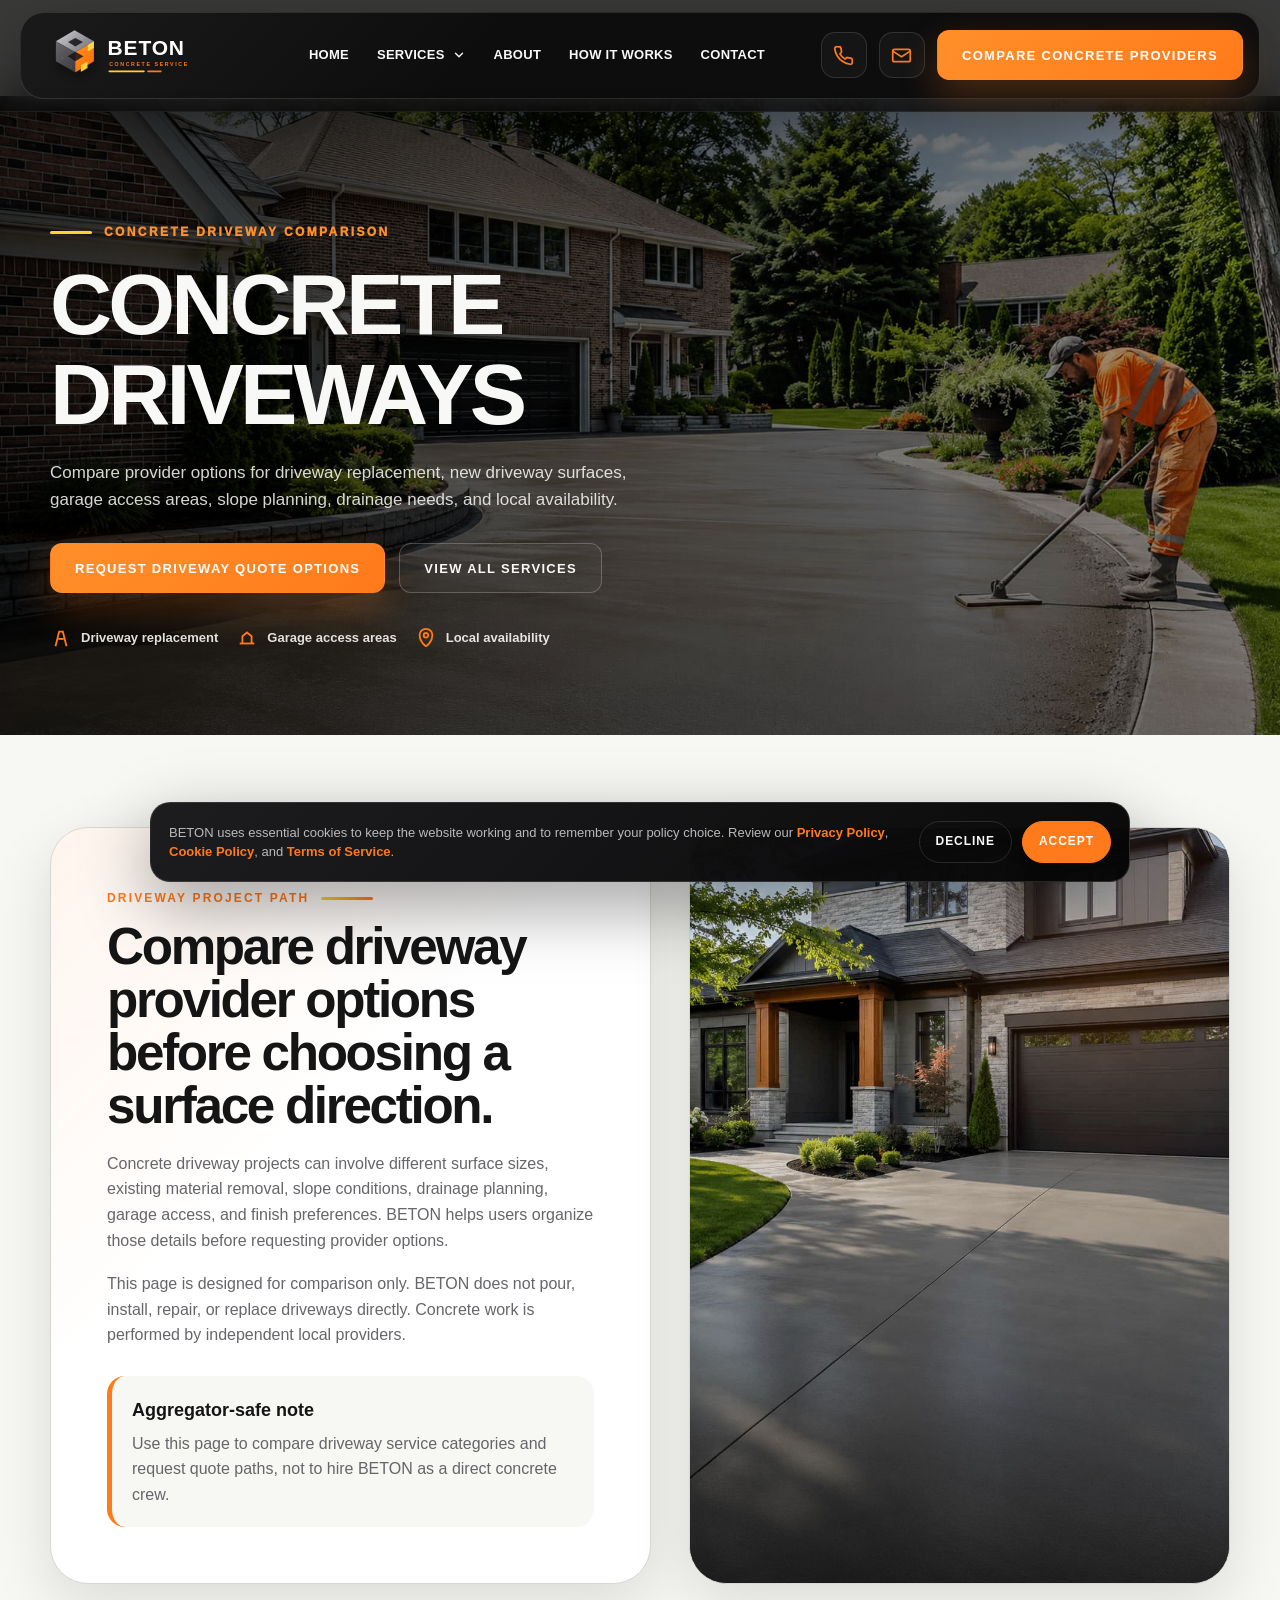
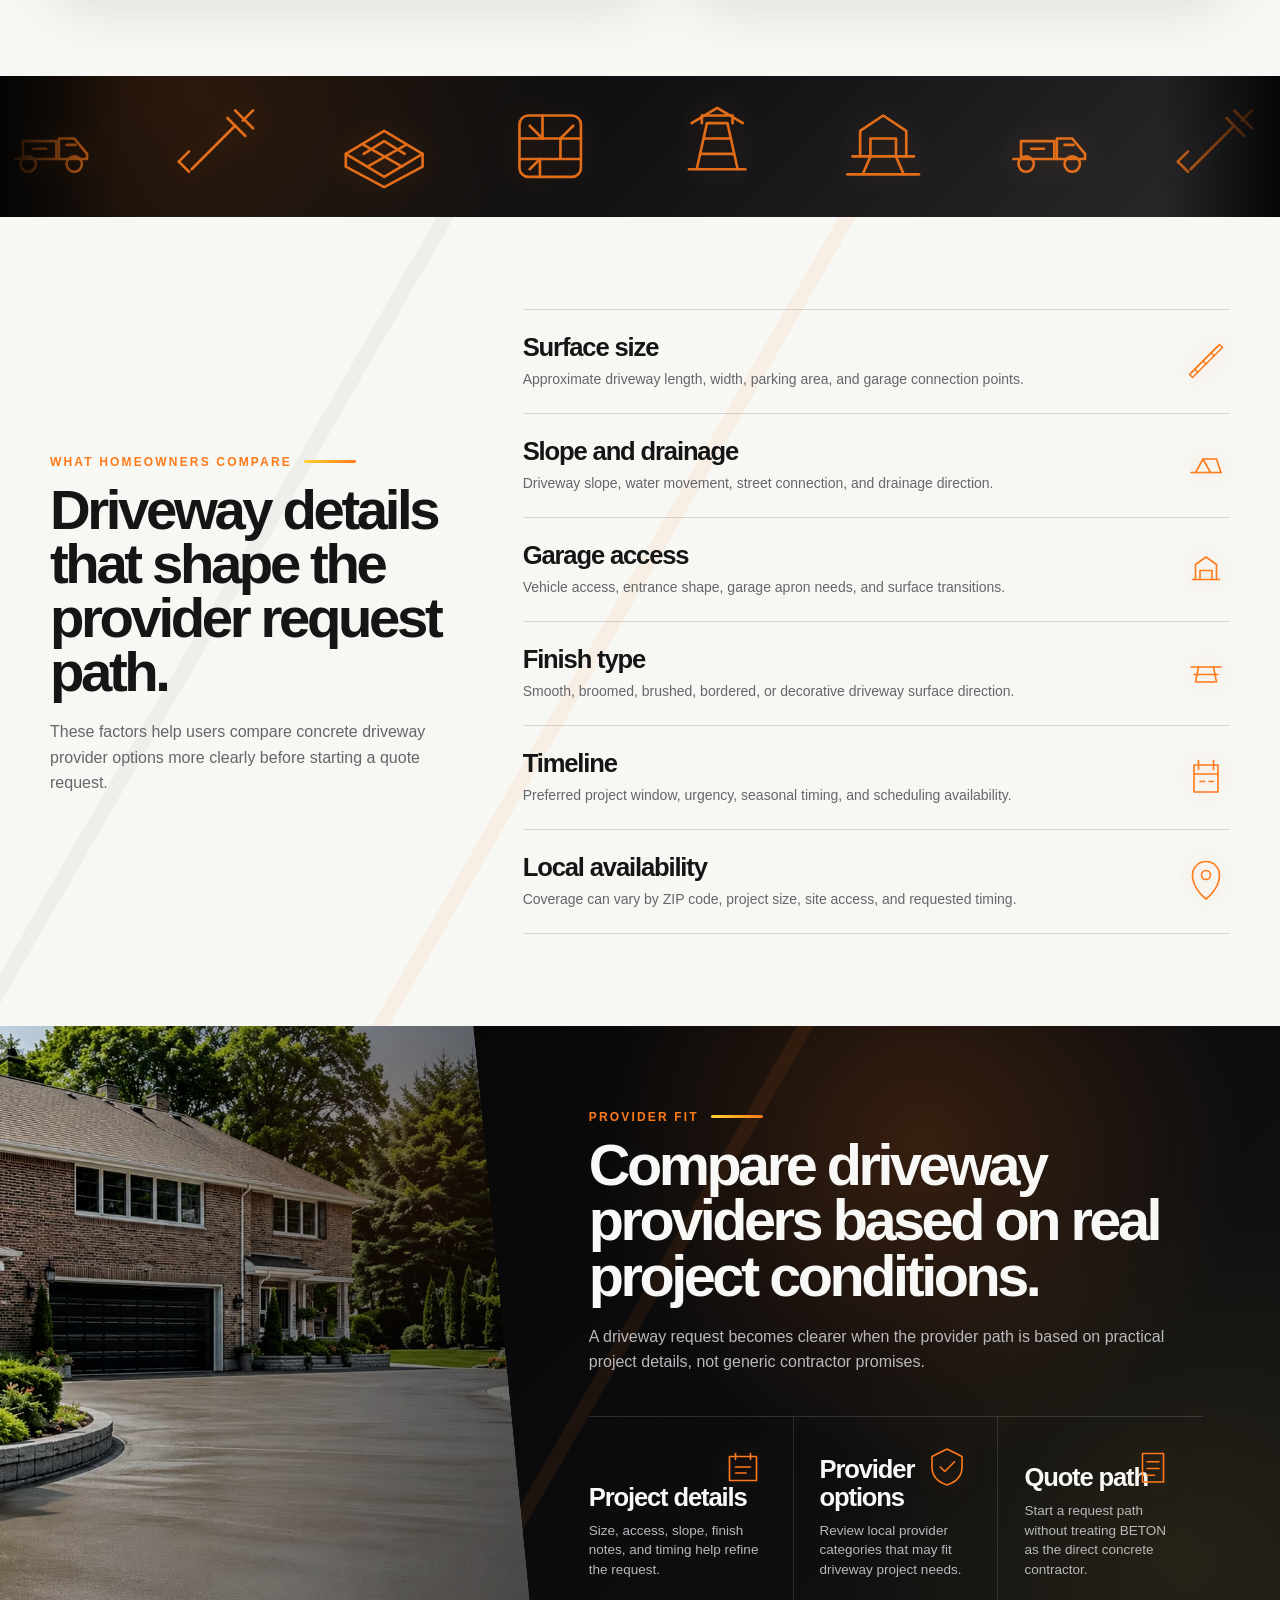
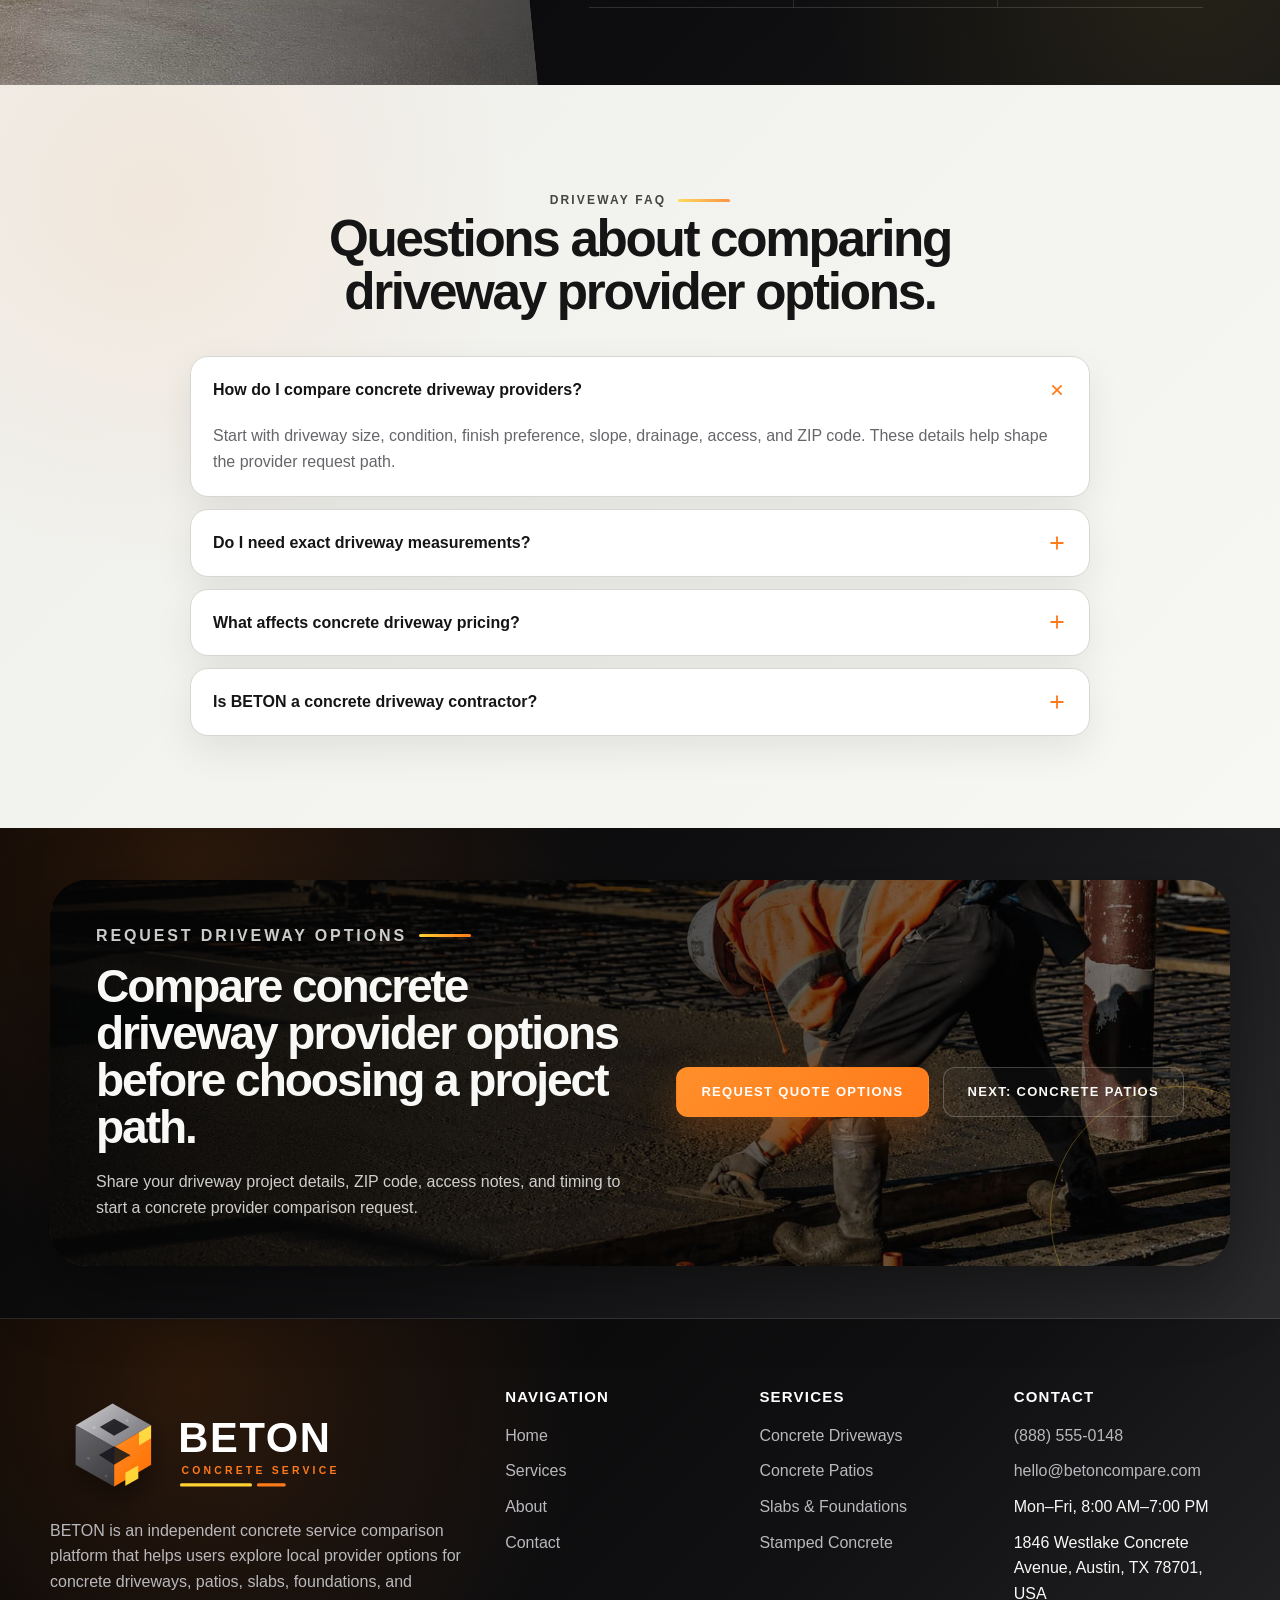
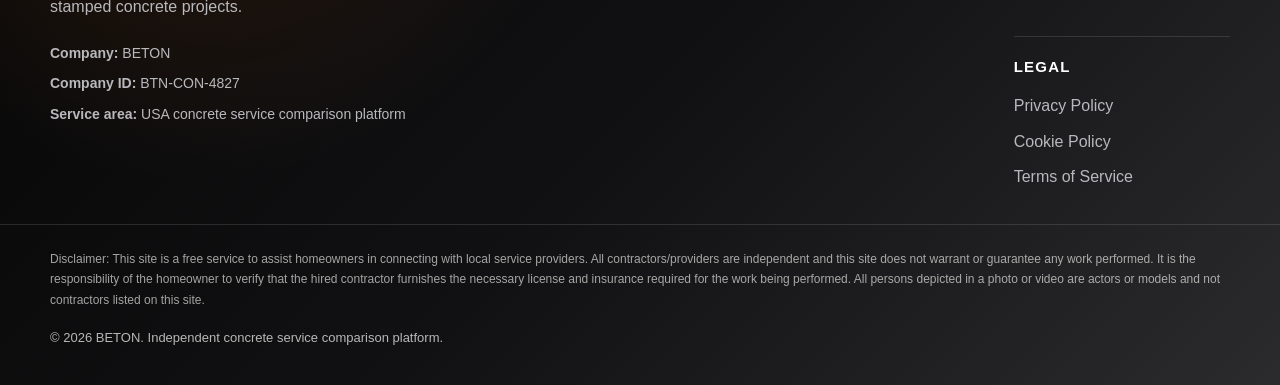
<file: concrete-driveways.html>
<!DOCTYPE html>
<html lang="en">

<head>
    <meta charset="UTF-8">
    <meta name="viewport" content="width=device-width, initial-scale=1.0">
    <title>Concrete Driveways | BETON Concrete Provider Comparison</title>
    <meta name="description"
        content="Compare concrete driveway provider options for driveway replacement, new driveway surfaces, garage access areas, slope, drainage, and local availability.">

    <link rel="icon" href="assets/icons/favicon.svg" type="image/svg+xml">
    <link rel="stylesheet" href="css/style.css">

    <script type="application/ld+json">
        {
            "@context": "https://schema.org",
            "@type": "FAQPage",
            "mainEntity": [
                {
                    "@type": "Question",
                    "name": "How do I compare concrete driveway providers?",
                    "acceptedAnswer": {
                        "@type": "Answer",
                        "text": "You can compare concrete driveway provider options by reviewing project size, surface condition, slope, drainage, access, timing, and provider availability in your area."
                    }
                },
                {
                    "@type": "Question",
                    "name": "Do I need exact driveway measurements before requesting options?",
                    "acceptedAnswer": {
                        "@type": "Answer",
                        "text": "Exact measurements are helpful, but approximate length, width, access details, and project timing can still help shape the quote request path."
                    }
                },
                {
                    "@type": "Question",
                    "name": "What affects concrete driveway project pricing?",
                    "acceptedAnswer": {
                        "@type": "Answer",
                        "text": "Driveway pricing can be affected by size, existing surface removal, slope, drainage, thickness, reinforcement, finish type, access, and local provider availability."
                    }
                },
                {
                    "@type": "Question",
                    "name": "Is BETON a concrete driveway contractor?",
                    "acceptedAnswer": {
                        "@type": "Answer",
                        "text": "No. BETON is an independent concrete service comparison platform and does not perform driveway work directly."
                    }
                }
            ]
        }
    </script>
</head>

<body>
    <a class="skip-link" href="#main-content">Skip to content</a>

    <header class="site-header" aria-label="Main header">
        <div class="header-shell">
            <a class="site-logo" href="index.html" aria-label="BETON home">
                <img src="assets/icons/logo.svg" alt="BETON concrete service comparison platform logo">
            </a>

            <nav class="desktop-nav" aria-label="Main navigation">
                <a class="nav-link" href="index.html">Home</a>

                <div class="nav-dropdown">
                    <a class="nav-dropdown__button" href="services.html">
                        Services
                        <svg viewBox="0 0 24 24" aria-hidden="true">
                            <path d="M6 9L12 15L18 9" fill="none" stroke="currentColor" stroke-width="2.3"
                                stroke-linecap="round" stroke-linejoin="round" />
                        </svg>
                    </a>

                    <div class="nav-dropdown__menu" data-render-services="dropdown" aria-label="Concrete service links">
                    </div>
                </div>

                <a class="nav-link" href="about.html">About</a>
                <a class="nav-link" href="index.html#how-it-works">How It Works</a>
                <a class="nav-link" href="contact.html">Contact</a>
            </nav>

            <div class="header-actions">
                <a class="header-icon-btn" href="#" data-phone-link aria-label="Call BETON">
                    <svg viewBox="0 0 24 24" aria-hidden="true">
                        <path
                            d="M22 16.92V20A2 2 0 0 1 19.82 22A19.79 19.79 0 0 1 11.19 18.93A19.5 19.5 0 0 1 5.07 12.81A19.79 19.79 0 0 1 2 4.18A2 2 0 0 1 4 2H7.09A2 2 0 0 1 9.09 3.72L9.7 7.2A2 2 0 0 1 9.13 8.95L7.91 10.17A16 16 0 0 0 13.83 16.09L15.05 14.87A2 2 0 0 1 16.8 14.3L20.28 14.91A2 2 0 0 1 22 16.92Z"
                            fill="none" stroke="currentColor" stroke-width="2" stroke-linecap="round"
                            stroke-linejoin="round" />
                    </svg>
                </a>

                <a class="header-icon-btn header-icon-btn--mail" href="contact.html#contact-form"
                    aria-label="Go to contact form">
                    <svg viewBox="0 0 24 24" aria-hidden="true">
                        <path d="M4 5H20A2 2 0 0 1 22 7V17A2 2 0 0 1 20 19H4A2 2 0 0 1 2 17V7A2 2 0 0 1 4 5Z"
                            fill="none" stroke="currentColor" stroke-width="2" stroke-linecap="round"
                            stroke-linejoin="round" />
                        <path d="M22 7L12 13.5L2 7" fill="none" stroke="currentColor" stroke-width="2"
                            stroke-linecap="round" stroke-linejoin="round" />
                    </svg>
                </a>

                <a class="btn btn--primary header-cta" href="contact.html#contact-form">
                    <span data-phone-text>Compare Concrete Providers</span>
                </a>

                <button class="mobile-toggle" type="button" data-mobile-toggle aria-label="Open menu">
                    <span></span>
                </button>
            </div>
        </div>
    </header>

    <div class="mobile-menu" id="mobile-menu" aria-hidden="true">
        <div class="mobile-menu__top">
            <a class="mobile-menu__logo" href="index.html" aria-label="BETON home" data-menu-close>
                <img src="assets/icons/logo.svg" alt="BETON logo">
            </a>

            <button class="mobile-menu__close" type="button" data-mobile-close aria-label="Close menu">
                <svg viewBox="0 0 24 24" aria-hidden="true">
                    <path d="M6 6L18 18" fill="none" stroke="currentColor" stroke-width="2.4" stroke-linecap="round" />
                    <path d="M18 6L6 18" fill="none" stroke="currentColor" stroke-width="2.4" stroke-linecap="round" />
                </svg>
            </button>
        </div>

        <div class="mobile-menu__content">
            <nav class="mobile-menu__nav" aria-label="Mobile navigation">
                <a href="index.html" data-menu-close>Home</a>
                <a href="services.html" data-menu-close>Services</a>
                <a href="about.html" data-menu-close>About</a>
                <a href="contact.html" data-menu-close>Contact</a>
            </nav>

            <div class="mobile-menu__services">
                <p class="mobile-menu__label">Concrete services</p>
                <div class="mobile-menu__service-list" data-render-services="mobile"></div>
            </div>

            <div class="mobile-menu__contact">
                <a class="btn btn--primary" href="#" data-phone-link data-menu-close>
                    Call to Compare
                </a>
                <a class="btn btn--secondary" href="contact.html#contact-form" data-menu-close>
                    Request Options
                </a>
            </div>
        </div>
    </div>

    <main id="main-content">
        <section class="page-hero driveways-hero" aria-labelledby="driveways-hero-title">
            <div class="page-hero__inner">
                <div class="page-hero__content">
                    <span class="page-hero__kicker">Concrete driveway comparison</span>

                    <h1 id="driveways-hero-title">Concrete Driveways</h1>

                    <p>
                        Compare provider options for driveway replacement, new driveway surfaces,
                        garage access areas, slope planning, drainage needs, and local availability.
                    </p>

                    <div class="btn-group">
                        <a class="btn btn--primary" href="contact.html#contact-form">
                            Request Driveway Quote Options
                        </a>

                        <a class="btn btn--secondary" href="services.html">
                            View All Services
                        </a>
                    </div>

                    <div class="hero-chips" aria-label="Driveway comparison highlights">
                        <span class="hero-chip service-hero-chip">
                            <svg viewBox="0 0 24 24" aria-hidden="true">
                                <path d="M6 21L10 5H14L18 21" fill="none" stroke="currentColor" stroke-width="2" />
                                <path d="M9 13H15" fill="none" stroke="currentColor" stroke-width="2" />
                            </svg>
                            Driveway replacement
                        </span>

                        <span class="hero-chip service-hero-chip">
                            <svg viewBox="0 0 24 24" aria-hidden="true">
                                <path d="M4 18H20" fill="none" stroke="currentColor" stroke-width="2" />
                                <path d="M7 18V10L12 6L17 10V18" fill="none" stroke="currentColor" stroke-width="2" />
                            </svg>
                            Garage access areas
                        </span>

                        <span class="hero-chip service-hero-chip">
                            <svg viewBox="0 0 24 24" aria-hidden="true">
                                <path d="M12 21S19 16.5 19 9A7 7 0 0 0 5 9C5 16.5 12 21 12 21Z" fill="none"
                                    stroke="currentColor" stroke-width="2" />
                                <path d="M12 11.5A2.5 2.5 0 1 0 12 6.5A2.5 2.5 0 0 0 12 11.5Z" fill="none"
                                    stroke="currentColor" stroke-width="2" />
                            </svg>
                            Local availability
                        </span>
                    </div>
                </div>
            </div>
        </section>

        <section class="service-intro section section--light" aria-labelledby="driveway-intro-title">
            <div class="container">
                <div class="service-intro__grid">
                    <div class="service-intro__content">
                        <p class="section-kicker">Driveway project path</p>
                        <h2 id="driveway-intro-title">Compare driveway provider options before choosing a surface
                            direction.</h2>
                        <p>
                            Concrete driveway projects can involve different surface sizes, existing material removal,
                            slope conditions, drainage planning, garage access, and finish preferences. BETON helps
                            users organize those details before requesting provider options.
                        </p>
                        <p>
                            This page is designed for comparison only. BETON does not pour, install, repair, or replace
                            driveways directly. Concrete work is performed by independent local providers.
                        </p>

                        <div class="service-intro__notice">
                            <strong>Aggregator-safe note</strong>
                            <span>
                                Use this page to compare driveway service categories and request quote paths,
                                not to hire BETON as a direct concrete crew.
                            </span>
                        </div>
                    </div>

                    <div class="service-intro__image">
                        <img src="assets/images/driveway-card.jpg"
                            alt="Concrete driveway surface near a residential garage">
                    </div>
                </div>
            </div>
        </section>

        <section class="service-icon-belt section section--dark" aria-label="Concrete service icon marquee">
            <div class="service-icon-belt__track">
                <div class="service-icon-belt__group">
                    <span class="service-icon-belt__item" aria-hidden="true">
                        <svg viewBox="0 0 80 80">
                            <path d="M12 50H46" />
                            <path d="M46 34H58L68 46V50H46V34Z" />
                            <path d="M18 50V36H44V50" />
                            <path d="M22 60A6 6 0 1 0 22 48A6 6 0 0 0 22 60Z" />
                            <path d="M58 60A6 6 0 1 0 58 48A6 6 0 0 0 58 60Z" />
                            <path d="M26 42H36" />
                            <path d="M52 39H59" />
                        </svg>
                    </span>
        
                    <span class="service-icon-belt__item" aria-hidden="true">
                        <svg viewBox="0 0 80 80">
                            <path d="M20 58L54 24" />
                            <path d="M48 18L62 32" />
                            <path d="M54 12L68 26" />
                            <path d="M18 60L10 52" />
                            <path d="M10 52L18 44" />
                            <path d="M60 20L68 12" />
                        </svg>
                    </span>
        
                    <span class="service-icon-belt__item" aria-hidden="true">
                        <svg viewBox="0 0 80 80">
                            <path d="M10 46L40 28L70 46L40 64L10 46Z" />
                            <path d="M10 46V56L40 72L70 56V46" />
                            <path d="M24 46L40 36L56 46" />
                            <path d="M27 56L57 39" />
                            <path d="M54 56L24 39" />
                        </svg>
                    </span>
        
                    <span class="service-icon-belt__item" aria-hidden="true">
                        <svg viewBox="0 0 80 80">
                            <rect x="16" y="16" width="48" height="48" rx="7" />
                            <path d="M16 34H64" />
                            <path d="M16 50H64" />
                            <path d="M34 16V34" />
                            <path d="M48 34V50" />
                            <path d="M32 50V64" />
                            <path d="M24 24L34 34" />
                            <path d="M58 24L48 34" />
                            <path d="M24 58L32 50" />
                        </svg>
                    </span>
        
                    <span class="service-icon-belt__item" aria-hidden="true">
                        <svg viewBox="0 0 80 80">
                            <path d="M18 58H62" />
                            <path d="M24 58L32 22H48L56 58" />
                            <path d="M30 34H50" />
                            <path d="M27 46H53" />
                            <path d="M20 22L40 10L60 22" />
                            <path d="M28 22V16H52V22" />
                        </svg>
                    </span>
        
                    <span class="service-icon-belt__item" aria-hidden="true">
                        <svg viewBox="0 0 80 80">
                            <path d="M16 48H64" />
                            <path d="M22 48V28L40 16L58 28V48" />
                            <path d="M30 48V34H50V48" />
                            <path d="M12 62H68" />
                            <path d="M24 62L30 48" />
                            <path d="M56 62L50 48" />
                        </svg>
                    </span>
                </div>
        
                <div class="service-icon-belt__group" aria-hidden="true">
                    <span class="service-icon-belt__item"><svg viewBox="0 0 80 80">
                            <path d="M12 50H46" />
                            <path d="M46 34H58L68 46V50H46V34Z" />
                            <path d="M18 50V36H44V50" />
                            <path d="M22 60A6 6 0 1 0 22 48A6 6 0 0 0 22 60Z" />
                            <path d="M58 60A6 6 0 1 0 58 48A6 6 0 0 0 58 60Z" />
                            <path d="M26 42H36" />
                            <path d="M52 39H59" />
                        </svg></span>
                    <span class="service-icon-belt__item"><svg viewBox="0 0 80 80">
                            <path d="M20 58L54 24" />
                            <path d="M48 18L62 32" />
                            <path d="M54 12L68 26" />
                            <path d="M18 60L10 52" />
                            <path d="M10 52L18 44" />
                            <path d="M60 20L68 12" />
                        </svg></span>
                    <span class="service-icon-belt__item"><svg viewBox="0 0 80 80">
                            <path d="M10 46L40 28L70 46L40 64L10 46Z" />
                            <path d="M10 46V56L40 72L70 56V46" />
                            <path d="M24 46L40 36L56 46" />
                            <path d="M27 56L57 39" />
                            <path d="M54 56L24 39" />
                        </svg></span>
                    <span class="service-icon-belt__item"><svg viewBox="0 0 80 80">
                            <rect x="16" y="16" width="48" height="48" rx="7" />
                            <path d="M16 34H64" />
                            <path d="M16 50H64" />
                            <path d="M34 16V34" />
                            <path d="M48 34V50" />
                            <path d="M32 50V64" />
                            <path d="M24 24L34 34" />
                            <path d="M58 24L48 34" />
                            <path d="M24 58L32 50" />
                        </svg></span>
                    <span class="service-icon-belt__item"><svg viewBox="0 0 80 80">
                            <path d="M18 58H62" />
                            <path d="M24 58L32 22H48L56 58" />
                            <path d="M30 34H50" />
                            <path d="M27 46H53" />
                            <path d="M20 22L40 10L60 22" />
                            <path d="M28 22V16H52V22" />
                        </svg></span>
                    <span class="service-icon-belt__item"><svg viewBox="0 0 80 80">
                            <path d="M16 48H64" />
                            <path d="M22 48V28L40 16L58 28V48" />
                            <path d="M30 48V34H50V48" />
                            <path d="M12 62H68" />
                            <path d="M24 62L30 48" />
                            <path d="M56 62L50 48" />
                        </svg></span>
                </div>
        
                <div class="service-icon-belt__group" aria-hidden="true">
                    <span class="service-icon-belt__item"><svg viewBox="0 0 80 80">
                            <path d="M12 50H46" />
                            <path d="M46 34H58L68 46V50H46V34Z" />
                            <path d="M18 50V36H44V50" />
                            <path d="M22 60A6 6 0 1 0 22 48A6 6 0 0 0 22 60Z" />
                            <path d="M58 60A6 6 0 1 0 58 48A6 6 0 0 0 58 60Z" />
                            <path d="M26 42H36" />
                            <path d="M52 39H59" />
                        </svg></span>
                    <span class="service-icon-belt__item"><svg viewBox="0 0 80 80">
                            <path d="M20 58L54 24" />
                            <path d="M48 18L62 32" />
                            <path d="M54 12L68 26" />
                            <path d="M18 60L10 52" />
                            <path d="M10 52L18 44" />
                            <path d="M60 20L68 12" />
                        </svg></span>
                    <span class="service-icon-belt__item"><svg viewBox="0 0 80 80">
                            <path d="M10 46L40 28L70 46L40 64L10 46Z" />
                            <path d="M10 46V56L40 72L70 56V46" />
                            <path d="M24 46L40 36L56 46" />
                            <path d="M27 56L57 39" />
                            <path d="M54 56L24 39" />
                        </svg></span>
                    <span class="service-icon-belt__item"><svg viewBox="0 0 80 80">
                            <rect x="16" y="16" width="48" height="48" rx="7" />
                            <path d="M16 34H64" />
                            <path d="M16 50H64" />
                            <path d="M34 16V34" />
                            <path d="M48 34V50" />
                            <path d="M32 50V64" />
                            <path d="M24 24L34 34" />
                            <path d="M58 24L48 34" />
                            <path d="M24 58L32 50" />
                        </svg></span>
                    <span class="service-icon-belt__item"><svg viewBox="0 0 80 80">
                            <path d="M18 58H62" />
                            <path d="M24 58L32 22H48L56 58" />
                            <path d="M30 34H50" />
                            <path d="M27 46H53" />
                            <path d="M20 22L40 10L60 22" />
                            <path d="M28 22V16H52V22" />
                        </svg></span>
                    <span class="service-icon-belt__item"><svg viewBox="0 0 80 80">
                            <path d="M16 48H64" />
                            <path d="M22 48V28L40 16L58 28V48" />
                            <path d="M30 48V34H50V48" />
                            <path d="M12 62H68" />
                            <path d="M24 62L30 48" />
                            <path d="M56 62L50 48" />
                        </svg></span>
                </div>
            </div>
        </section>

<section class="driveway-compare-lines driveway-compare-lines--light section section--light"
    aria-labelledby="driveway-compare-title">
    <div class="container">
        <div class="driveway-compare-lines__layout">
            <div class="driveway-compare-lines__head">
                <p class="section-kicker">What homeowners compare</p>
                <h2 id="driveway-compare-title">
                    Driveway details that shape the provider request path.
                </h2>
                <p>
                    These factors help users compare concrete driveway provider options more clearly before
                    starting a quote request.
                </p>
            </div>

            <div class="driveway-compare-lines__list" aria-label="Concrete driveway comparison factors">
                <article class="driveway-compare-line">
                    <span class="driveway-compare-line__icon">
                        <svg viewBox="0 0 64 64" aria-hidden="true">
                            <path d="M12 48L48 12" />
                            <path d="M17 43L21 47" />
                            <path d="M28 32L32 36" />
                            <path d="M39 21L43 25" />
                            <path d="M10 50L14 54L54 14L50 10L10 50Z" />
                        </svg>
                    </span>
                    <div>
                        <h3>Surface size</h3>
                        <p>Approximate driveway length, width, parking area, and garage connection points.</p>
                    </div>
                </article>

                <article class="driveway-compare-line">
                    <span class="driveway-compare-line__icon">
                        <svg viewBox="0 0 64 64" aria-hidden="true">
                            <path d="M12 42H52" />
                            <path d="M18 42L28 24L38 42" />
                            <path d="M28 24H46" />
                            <path d="M46 24L52 42" />
                        </svg>
                    </span>
                    <div>
                        <h3>Slope and drainage</h3>
                        <p>Driveway slope, water movement, street connection, and drainage direction.</p>
                    </div>
                </article>

                <article class="driveway-compare-line">
                    <span class="driveway-compare-line__icon">
                        <svg viewBox="0 0 64 64" aria-hidden="true">
                            <path d="M14 46H50" />
                            <path d="M18 46V26L32 16L46 26V46" />
                            <path d="M24 46V34H40V46" />
                        </svg>
                    </span>
                    <div>
                        <h3>Garage access</h3>
                        <p>Vehicle access, entrance shape, garage apron needs, and surface transitions.</p>
                    </div>
                </article>

                <article class="driveway-compare-line">
                    <span class="driveway-compare-line__icon">
                        <svg viewBox="0 0 64 64" aria-hidden="true">
                            <path d="M12 24H52" />
                            <path d="M16 34H48" />
                            <path d="M20 44H44" />
                            <path d="M22 24L18 44" />
                            <path d="M42 24L46 44" />
                        </svg>
                    </span>
                    <div>
                        <h3>Finish type</h3>
                        <p>Smooth, broomed, brushed, bordered, or decorative driveway surface direction.</p>
                    </div>
                </article>

                <article class="driveway-compare-line">
                    <span class="driveway-compare-line__icon">
                        <svg viewBox="0 0 64 64" aria-hidden="true">
                            <path d="M16 16H48V52H16V16Z" />
                            <path d="M22 10V22" />
                            <path d="M42 10V22" />
                            <path d="M16 28H48" />
                            <path d="M24 38H30" />
                            <path d="M36 38H42" />
                        </svg>
                    </span>
                    <div>
                        <h3>Timeline</h3>
                        <p>Preferred project window, urgency, seasonal timing, and scheduling availability.</p>
                    </div>
                </article>

                <article class="driveway-compare-line">
                    <span class="driveway-compare-line__icon">
                        <svg viewBox="0 0 64 64" aria-hidden="true">
                            <path d="M32 56S50 43 50 24A18 18 0 0 0 14 24C14 43 32 56 32 56Z" />
                            <path d="M32 30A6 6 0 1 0 32 18A6 6 0 0 0 32 30Z" />
                        </svg>
                    </span>
                    <div>
                        <h3>Local availability</h3>
                        <p>Coverage can vary by ZIP code, project size, site access, and requested timing.</p>
                    </div>
                </article>
            </div>
        </div>
    </div>
</section>

    <section class="provider-fit-band" aria-labelledby="driveway-provider-title">
        <div class="provider-fit-band__media">
            <img src="assets/images/service-driveways.jpg" alt="Concrete driveway project surface">
        </div>
    
        <div class="provider-fit-band__content">
            <div class="provider-fit-band__text">
                <p class="section-kicker">Provider fit</p>
    
                <h2 id="driveway-provider-title">
                    Compare driveway providers based on real project conditions.
                </h2>
    
                <p>
                    A driveway request becomes clearer when the provider path is based on practical project details,
                    not generic contractor promises.
                </p>
            </div>
    
            <div class="provider-fit-band__signals" aria-label="Driveway provider fit signals">
                <article class="provider-fit-signal">
                    <span class="provider-fit-signal__icon">
                        <svg viewBox="0 0 64 64" aria-hidden="true">
                            <path d="M14 18H50V50H14V18Z" />
                            <path d="M22 14V22" />
                            <path d="M42 14V22" />
                            <path d="M22 32H42" />
                            <path d="M22 40H36" />
                        </svg>
                    </span>
    
                    <h3>Project details</h3>
                    <p>Size, access, slope, finish notes, and timing help refine the request.</p>
                </article>
    
                <article class="provider-fit-signal">
                    <span class="provider-fit-signal__icon">
                        <svg viewBox="0 0 64 64" aria-hidden="true">
                            <path d="M32 8L52 18V32C52 44 44 52 32 56C20 52 12 44 12 32V18L32 8Z" />
                            <path d="M23 32L29 38L42 25" />
                        </svg>
                    </span>
    
                    <h3>Provider options</h3>
                    <p>Review local provider categories that may fit driveway project needs.</p>
                </article>
    
                <article class="provider-fit-signal">
                    <span class="provider-fit-signal__icon">
                        <svg viewBox="0 0 64 64" aria-hidden="true">
                            <path d="M18 14H46V52H18V14Z" />
                            <path d="M24 25H40" />
                            <path d="M24 34H40" />
                            <path d="M24 43H34" />
                        </svg>
                    </span>
    
                    <h3>Quote path</h3>
                    <p>Start a request path without treating BETON as the direct concrete contractor.</p>
                </article>
            </div>
        </div>
    </section>

   

        <section class="service-faq section section--soft" aria-labelledby="driveway-faq-title">
            <div class="container">
                <div class="section-heading section-heading--center">
                    <p class="section-kicker">Driveway FAQ</p>
                    <h2 id="driveway-faq-title">Questions about comparing driveway provider options.</h2>
                </div>

                <div class="faq-list">
                    <article class="faq-item is-open">
                        <button class="faq-question" type="button">
                            How do I compare concrete driveway providers?
                            <svg viewBox="0 0 24 24" aria-hidden="true">
                                <path d="M12 5V19" fill="none" stroke="currentColor" stroke-width="2.2"
                                    stroke-linecap="round" />
                                <path d="M5 12H19" fill="none" stroke="currentColor" stroke-width="2.2"
                                    stroke-linecap="round" />
                            </svg>
                        </button>
                        <div class="faq-answer">
                            <div class="faq-answer__inner">
                                <p>
                                    Start with driveway size, condition, finish preference, slope, drainage,
                                    access, and ZIP code. These details help shape the provider request path.
                                </p>
                            </div>
                        </div>
                    </article>

                    <article class="faq-item">
                        <button class="faq-question" type="button">
                            Do I need exact driveway measurements?
                            <svg viewBox="0 0 24 24" aria-hidden="true">
                                <path d="M12 5V19" fill="none" stroke="currentColor" stroke-width="2.2"
                                    stroke-linecap="round" />
                                <path d="M5 12H19" fill="none" stroke="currentColor" stroke-width="2.2"
                                    stroke-linecap="round" />
                            </svg>
                        </button>
                        <div class="faq-answer">
                            <div class="faq-answer__inner">
                                <p>
                                    Exact measurements help, but approximate length, width, and access notes
                                    can still support a useful request.
                                </p>
                            </div>
                        </div>
                    </article>

                    <article class="faq-item">
                        <button class="faq-question" type="button">
                            What affects concrete driveway pricing?
                            <svg viewBox="0 0 24 24" aria-hidden="true">
                                <path d="M12 5V19" fill="none" stroke="currentColor" stroke-width="2.2"
                                    stroke-linecap="round" />
                                <path d="M5 12H19" fill="none" stroke="currentColor" stroke-width="2.2"
                                    stroke-linecap="round" />
                            </svg>
                        </button>
                        <div class="faq-answer">
                            <div class="faq-answer__inner">
                                <p>
                                    Size, removal needs, site access, slope, drainage, thickness, reinforcement,
                                    finish type, and local availability can all affect quote paths.
                                </p>
                            </div>
                        </div>
                    </article>

                    <article class="faq-item">
                        <button class="faq-question" type="button">
                            Is BETON a concrete driveway contractor?
                            <svg viewBox="0 0 24 24" aria-hidden="true">
                                <path d="M12 5V19" fill="none" stroke="currentColor" stroke-width="2.2"
                                    stroke-linecap="round" />
                                <path d="M5 12H19" fill="none" stroke="currentColor" stroke-width="2.2"
                                    stroke-linecap="round" />
                            </svg>
                        </button>
                        <div class="faq-answer">
                            <div class="faq-answer__inner">
                                <p>
                                    No. BETON is an independent comparison platform. It does not perform
                                    concrete driveway work directly.
                                </p>
                            </div>
                        </div>
                    </article>
                </div>
            </div>
        </section>

        <section class="home-final-cta section section--dark" aria-labelledby="driveway-cta-title">
            <div class="container">
                <div class="cta-card service-page-cta">
                    <div class="cta-card__content">
                        <p class="section-kicker">Request driveway options</p>
                        <h2 id="driveway-cta-title">Compare concrete driveway provider options before choosing a project
                            path.</h2>
                        <p>
                            Share your driveway project details, ZIP code, access notes, and timing to start
                            a concrete provider comparison request.
                        </p>

                        <div class="btn-group">
                            <a class="btn btn--primary" href="contact.html#contact-form">
                                Request Quote Options
                            </a>
                            <a class="btn btn--secondary" href="concrete-patios.html">
                                Next: Concrete Patios
                            </a>
                        </div>
                    </div>
                </div>
            </div>
        </section>
    </main>

    <footer class="site-footer" aria-label="Website footer">
        <div class="footer-main">
            <div class="container">
                <div class="footer-grid">
                    <div class="footer-brand">
                        <a class="footer-logo" href="index.html" aria-label="BETON home">
                            <img src="assets/icons/logo.svg" alt="BETON logo">
                        </a>

                        <p class="footer-description" data-config="footer.description">
                            BETON is an independent concrete service comparison platform that helps users explore local
                            provider options.
                        </p>

                        <div class="footer-meta">
                            <span><strong>Company:</strong> <span data-config="company.name">BETON</span></span>
                            <span><strong>Company ID:</strong> <span
                                    data-config="company.companyId">BTN-CON-4827</span></span>
                            <span><strong>Service area:</strong> <span data-config="company.serviceArea">USA concrete
                                    service comparison platform</span></span>
                        </div>
                    </div>

                    <div class="footer-column">
                        <h3>Navigation</h3>
                        <ul class="footer-list">
                            <li><a href="index.html">Home</a></li>
                            <li><a href="services.html">Services</a></li>
                            <li><a href="about.html">About</a></li>
                            <li><a href="contact.html">Contact</a></li>
                        </ul>
                    </div>

                    <div class="footer-column">
                        <h3>Services</h3>
                        <ul class="footer-list" data-render-services="footer"></ul>
                    </div>

                    <div class="footer-column">
                        <h3>Contact</h3>
                        <ul class="footer-list">
                            <li>
                                <a class="footer-contact-link" href="#" data-phone-link>
                                    <span data-config="contact.phoneDisplay">(888) 555-0148</span>
                                </a>
                            </li>
                            <li>
                                <a class="footer-contact-link" href="#" data-email-link>
                                    <span data-config="contact.email">hello@betoncompare.com</span>
                                </a>
                            </li>
                            <li>
                                <span data-config="contact.supportHours">Mon–Fri, 8:00 AM–7:00 PM</span>
                            </li>
                            <li>
                                <span data-config="company.address">1846 Westlake Concrete Avenue, Austin, TX 78701,
                                    USA</span>
                            </li>
                        </ul>

                        <h3 class="footer-legal-title">Legal</h3>
                        <ul class="footer-list" data-render-legal-links></ul>
                    </div>
                </div>
            </div>
        </div>

        <div class="footer-bottom">
            <div class="container">
                <p class="footer-disclaimer" data-config="footer.disclaimer">
                    Disclaimer: This site is a free service to assist homeowners in connecting with local service
                    providers. All contractors/providers are independent and this site does not warrant or guarantee any
                    work performed. It is the responsibility of the homeowner to verify that the hired contractor
                    furnishes the necessary license and insurance required for the work being performed. All persons
                    depicted in a photo or video are actors or models and not contractors listed on this site.
                </p>

                <p class="footer-copy">
                    © <span data-current-year></span> <span data-config="company.name">BETON</span>. Independent
                    concrete service comparison platform.
                </p>
            </div>
        </div>
    </footer>

    <script src="js/config.js"></script>
    <script src="js/main.js"></script>
    <script src="js/service-page.js"></script>
</body>

</html>
</file>
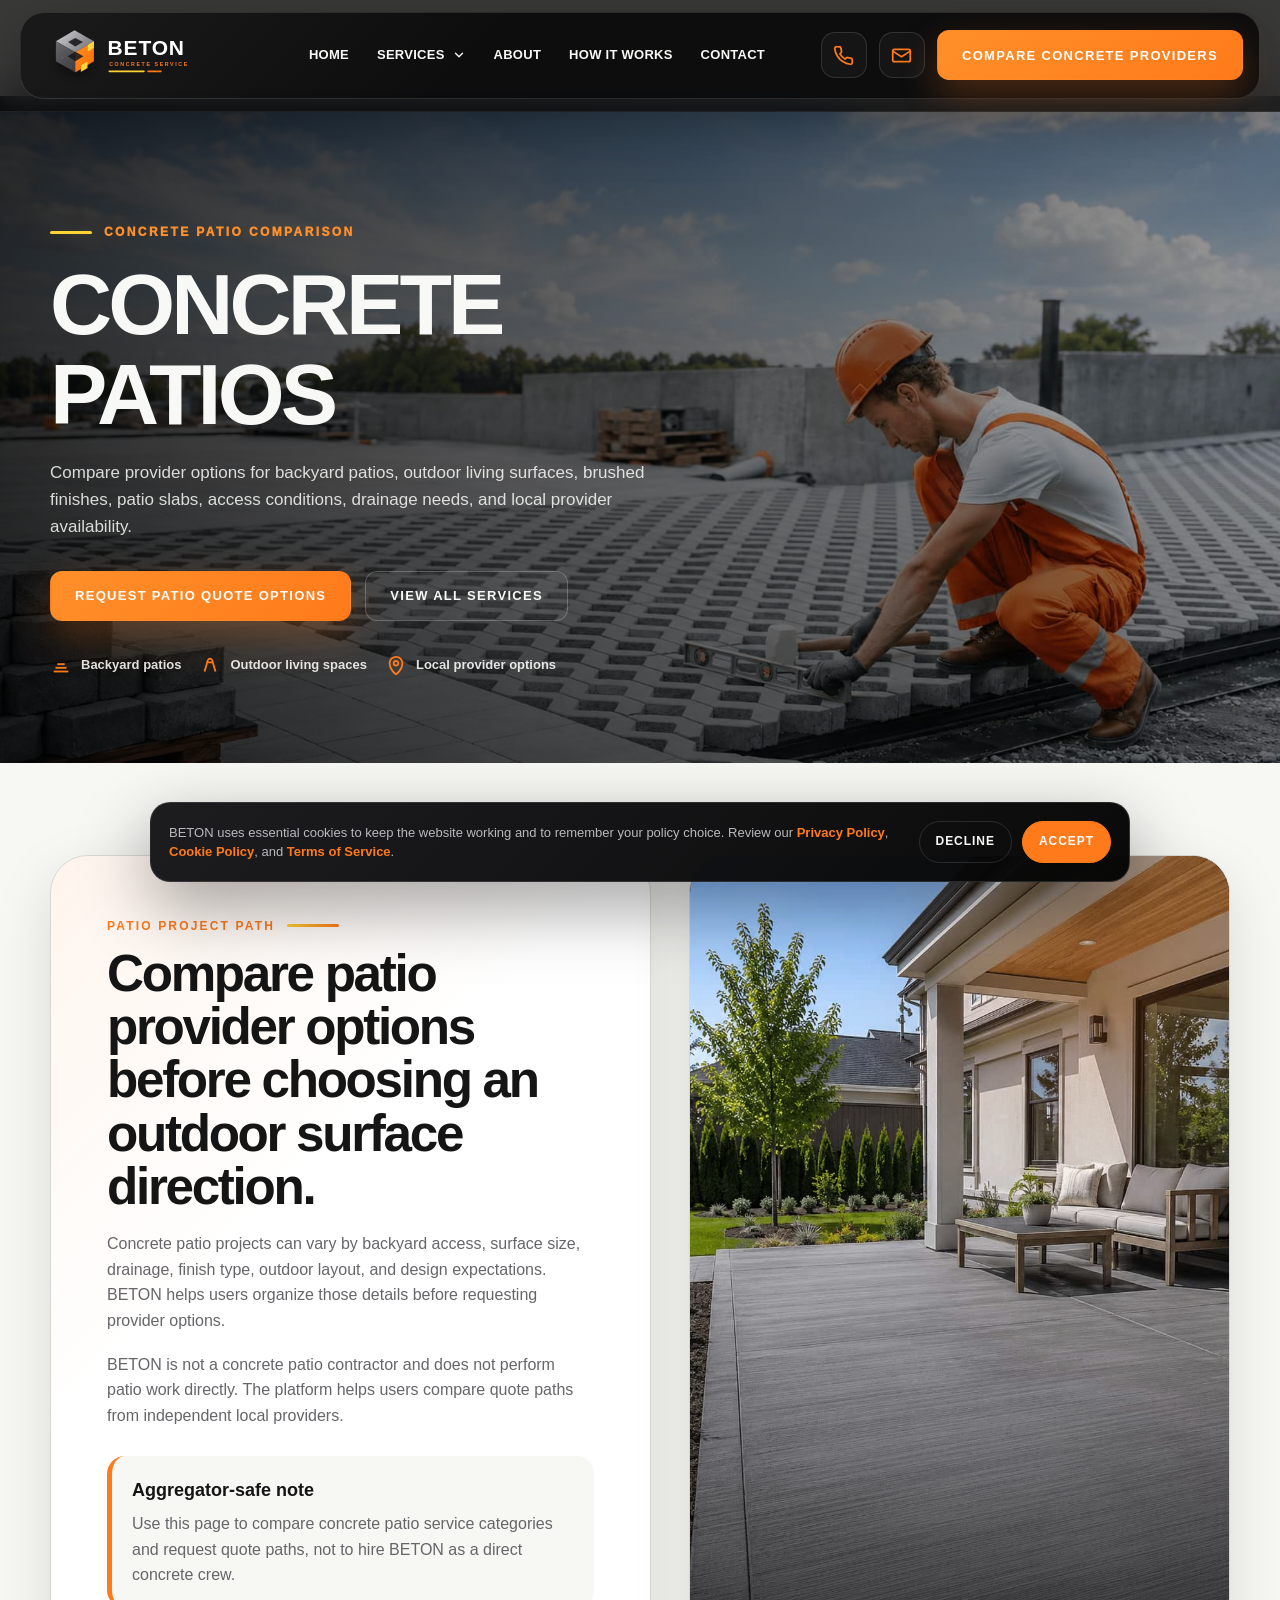
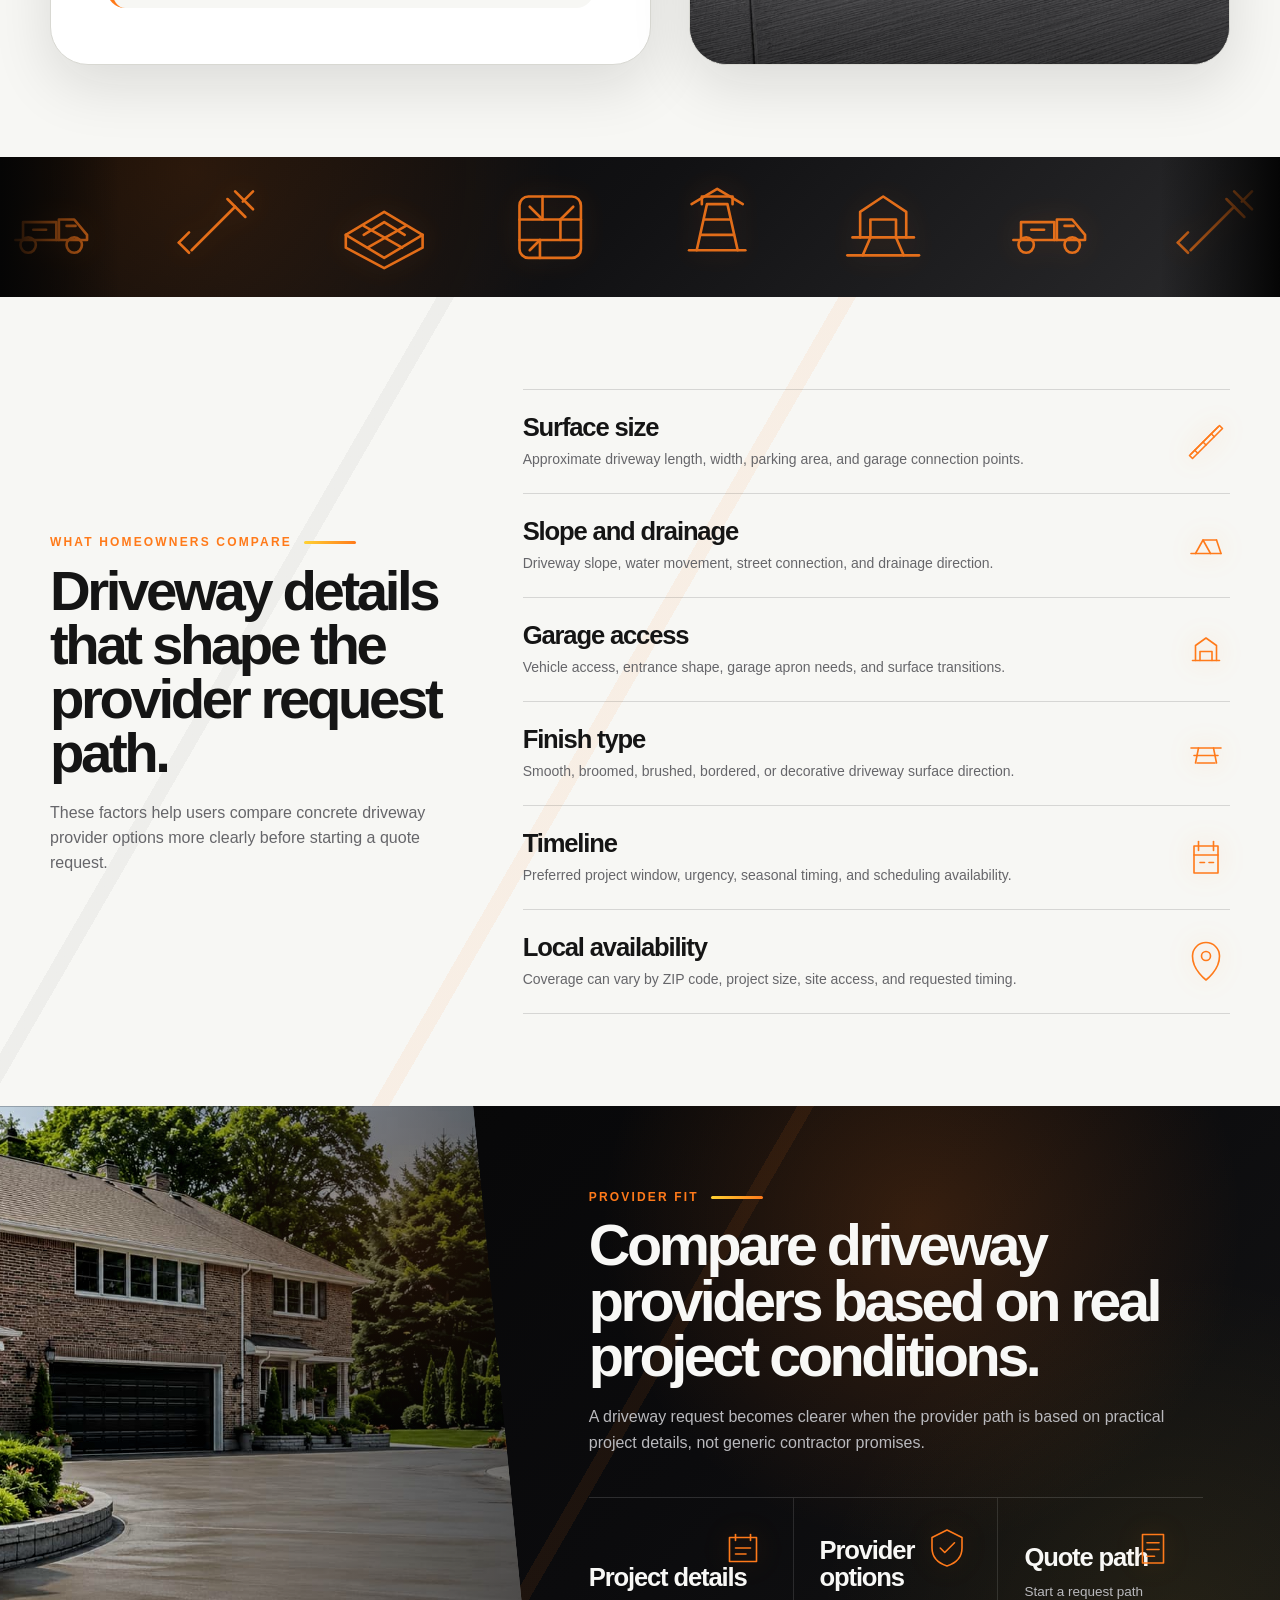
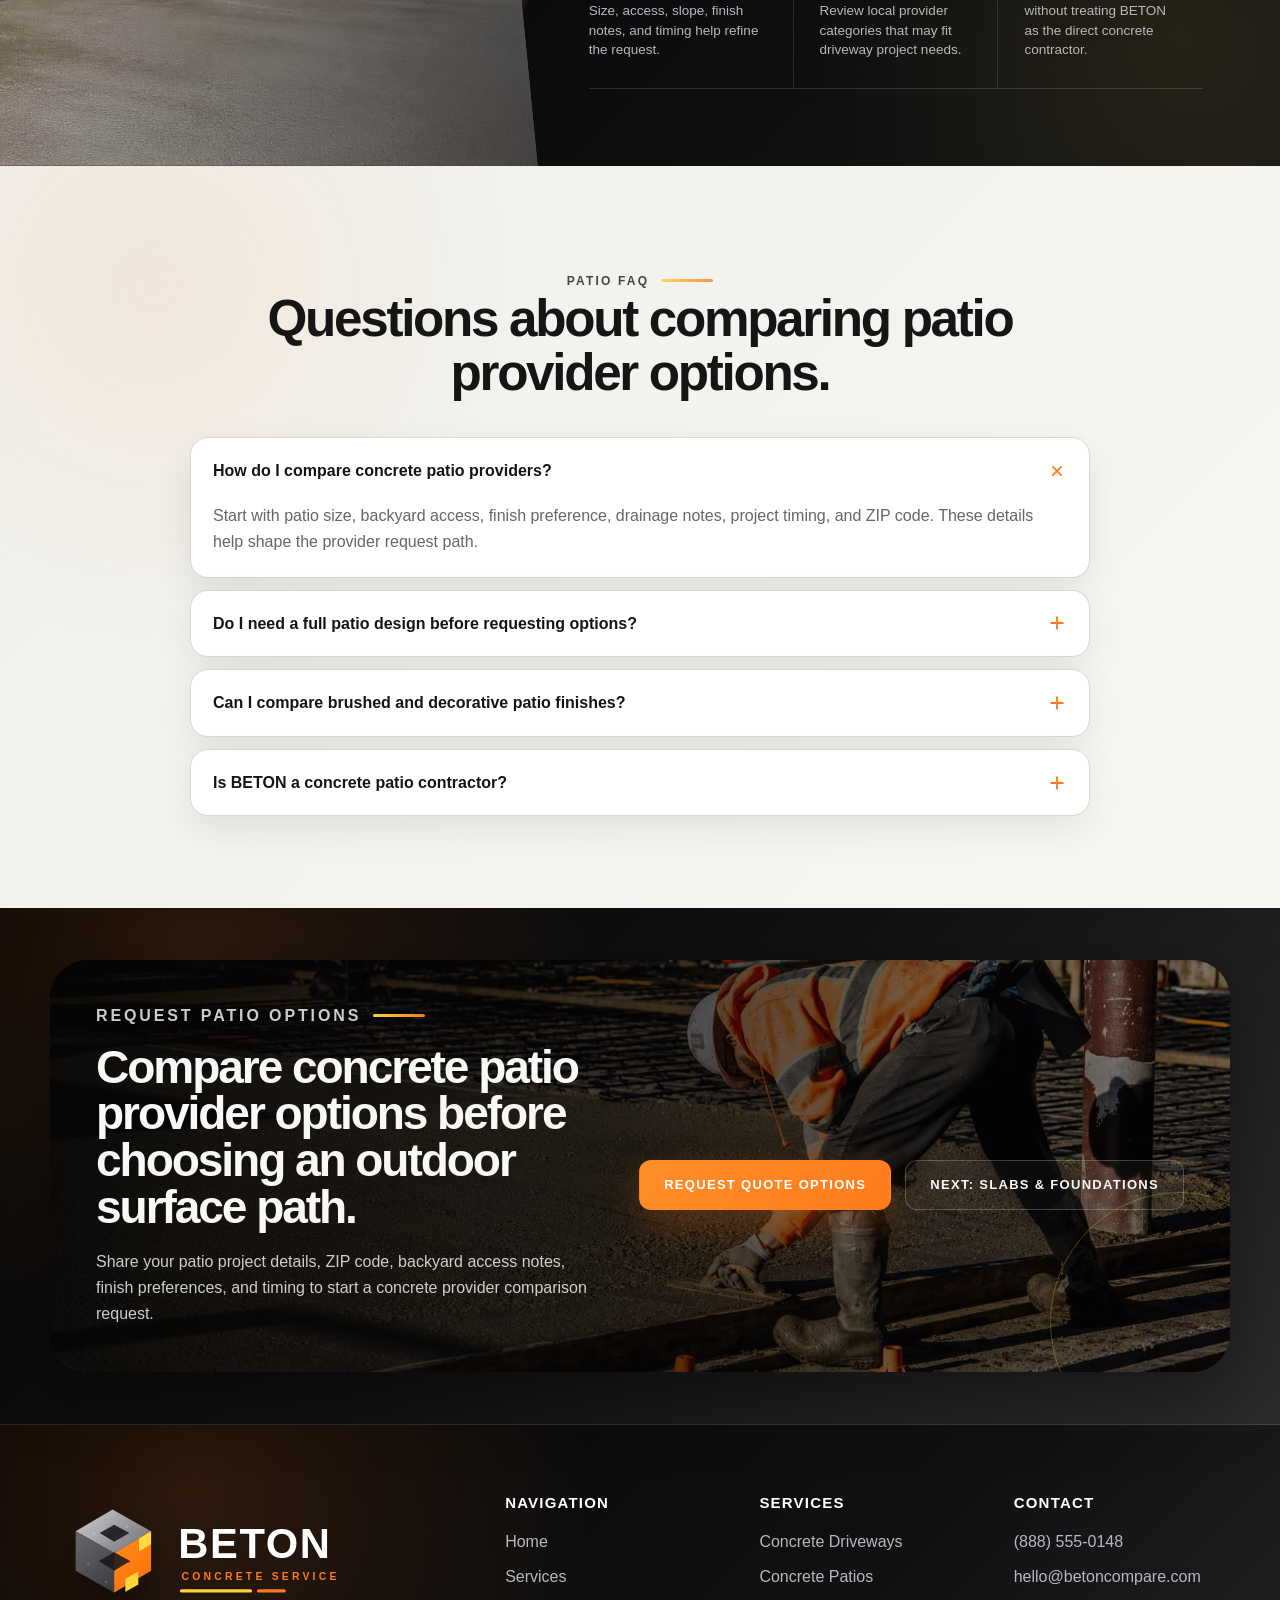
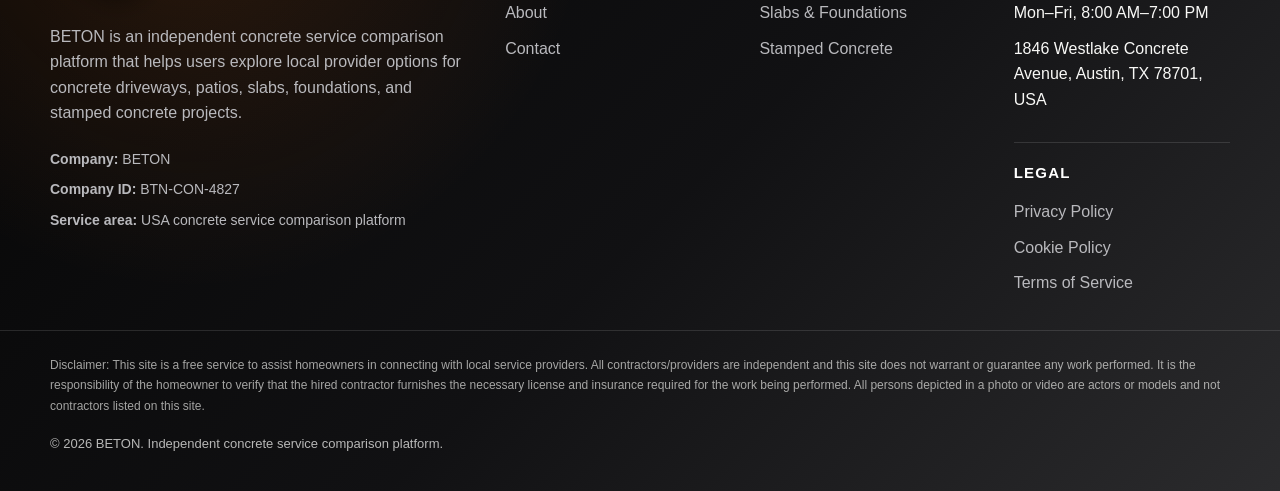
<file: concrete-patios.html>
<!DOCTYPE html>
<html lang="en">

<head>
    <meta charset="UTF-8">
    <meta name="viewport" content="width=device-width, initial-scale=1.0">
    <title>Concrete Patios | BETON Concrete Provider Comparison</title>
    <meta name="description"
        content="Compare concrete patio provider options for backyard patios, brushed finishes, outdoor living spaces, access conditions, and local provider availability.">

    <link rel="icon" href="assets/icons/favicon.svg" type="image/svg+xml">
    <link rel="stylesheet" href="css/style.css">

    <script type="application/ld+json">
        {
            "@context": "https://schema.org",
            "@type": "FAQPage",
            "mainEntity": [
                {
                    "@type": "Question",
                    "name": "How do I compare concrete patio providers?",
                    "acceptedAnswer": {
                        "@type": "Answer",
                        "text": "You can compare concrete patio provider options by reviewing patio size, finish preference, backyard access, timing, drainage, design goals, and provider availability in your area."
                    }
                },
                {
                    "@type": "Question",
                    "name": "Do I need a full patio design before requesting options?",
                    "acceptedAnswer": {
                        "@type": "Answer",
                        "text": "A full design is not required to begin. Approximate patio size, location, finish direction, and access notes can help shape the quote request path."
                    }
                },
                {
                    "@type": "Question",
                    "name": "Can I compare brushed and decorative patio finishes?",
                    "acceptedAnswer": {
                        "@type": "Answer",
                        "text": "Yes. Users can compare provider options for brushed patio finishes, smooth surfaces, decorative borders, stamped patterns, and other concrete patio surface directions."
                    }
                },
                {
                    "@type": "Question",
                    "name": "Is BETON a concrete patio contractor?",
                    "acceptedAnswer": {
                        "@type": "Answer",
                        "text": "No. BETON is an independent concrete service comparison platform and does not perform concrete patio work directly."
                    }
                }
            ]
        }
    </script>
</head>

<body>
    <a class="skip-link" href="#main-content">Skip to content</a>

    <header class="site-header" aria-label="Main header">
        <div class="header-shell">
            <a class="site-logo" href="index.html" aria-label="BETON home">
                <img src="assets/icons/logo.svg" alt="BETON concrete service comparison platform logo">
            </a>

            <nav class="desktop-nav" aria-label="Main navigation">
                <a class="nav-link" href="index.html">Home</a>

                <div class="nav-dropdown">
                    <a class="nav-dropdown__button" href="services.html">
                        Services
                        <svg viewBox="0 0 24 24" aria-hidden="true">
                            <path d="M6 9L12 15L18 9" fill="none" stroke="currentColor" stroke-width="2.3"
                                stroke-linecap="round" stroke-linejoin="round" />
                        </svg>
                    </a>

                    <div class="nav-dropdown__menu" data-render-services="dropdown" aria-label="Concrete service links">
                    </div>
                </div>

                <a class="nav-link" href="about.html">About</a>
                <a class="nav-link" href="index.html#how-it-works">How It Works</a>
                <a class="nav-link" href="contact.html">Contact</a>
            </nav>

            <div class="header-actions">
                <a class="header-icon-btn" href="#" data-phone-link aria-label="Call BETON">
                    <svg viewBox="0 0 24 24" aria-hidden="true">
                        <path
                            d="M22 16.92V20A2 2 0 0 1 19.82 22A19.79 19.79 0 0 1 11.19 18.93A19.5 19.5 0 0 1 5.07 12.81A19.79 19.79 0 0 1 2 4.18A2 2 0 0 1 4 2H7.09A2 2 0 0 1 9.09 3.72L9.7 7.2A2 2 0 0 1 9.13 8.95L7.91 10.17A16 16 0 0 0 13.83 16.09L15.05 14.87A2 2 0 0 1 16.8 14.3L20.28 14.91A2 2 0 0 1 22 16.92Z"
                            fill="none" stroke="currentColor" stroke-width="2" stroke-linecap="round"
                            stroke-linejoin="round" />
                    </svg>
                </a>

                <a class="header-icon-btn header-icon-btn--mail" href="contact.html#contact-form"
                    aria-label="Go to contact form">
                    <svg viewBox="0 0 24 24" aria-hidden="true">
                        <path d="M4 5H20A2 2 0 0 1 22 7V17A2 2 0 0 1 20 19H4A2 2 0 0 1 2 17V7A2 2 0 0 1 4 5Z"
                            fill="none" stroke="currentColor" stroke-width="2" stroke-linecap="round"
                            stroke-linejoin="round" />
                        <path d="M22 7L12 13.5L2 7" fill="none" stroke="currentColor" stroke-width="2"
                            stroke-linecap="round" stroke-linejoin="round" />
                    </svg>
                </a>

                <a class="btn btn--primary header-cta" href="contact.html#contact-form">
                    <span data-phone-text>Compare Concrete Providers</span>
                </a>

                <button class="mobile-toggle" type="button" data-mobile-toggle aria-label="Open menu">
                    <span></span>
                </button>
            </div>
        </div>
    </header>

    <div class="mobile-menu" id="mobile-menu" aria-hidden="true">
        <div class="mobile-menu__top">
            <a class="mobile-menu__logo" href="index.html" aria-label="BETON home" data-menu-close>
                <img src="assets/icons/logo.svg" alt="BETON logo">
            </a>

            <button class="mobile-menu__close" type="button" data-mobile-close aria-label="Close menu">
                <svg viewBox="0 0 24 24" aria-hidden="true">
                    <path d="M6 6L18 18" fill="none" stroke="currentColor" stroke-width="2.4" stroke-linecap="round" />
                    <path d="M18 6L6 18" fill="none" stroke="currentColor" stroke-width="2.4" stroke-linecap="round" />
                </svg>
            </button>
        </div>

        <div class="mobile-menu__content">
            <nav class="mobile-menu__nav" aria-label="Mobile navigation">
                <a href="index.html" data-menu-close>Home</a>
                <a href="services.html" data-menu-close>Services</a>
                <a href="about.html" data-menu-close>About</a>
                <a href="contact.html" data-menu-close>Contact</a>
            </nav>

            <div class="mobile-menu__services">
                <p class="mobile-menu__label">Concrete services</p>
                <div class="mobile-menu__service-list" data-render-services="mobile"></div>
            </div>

            <div class="mobile-menu__contact">
                <a class="btn btn--primary" href="#" data-phone-link data-menu-close>
                    Call to Compare
                </a>
                <a class="btn btn--secondary" href="contact.html#contact-form" data-menu-close>
                    Request Options
                </a>
            </div>
        </div>
    </div>

    <main id="main-content">
        <section class="page-hero patios-hero" aria-labelledby="patios-hero-title">
            <div class="page-hero__inner">
                <div class="page-hero__content">
                    <span class="page-hero__kicker">Concrete patio comparison</span>

                    <h1 id="patios-hero-title">Concrete Patios</h1>

                    <p>
                        Compare provider options for backyard patios, outdoor living surfaces, brushed finishes,
                        patio slabs, access conditions, drainage needs, and local provider availability.
                    </p>

                    <div class="btn-group">
                        <a class="btn btn--primary" href="contact.html#contact-form">
                            Request Patio Quote Options
                        </a>

                        <a class="btn btn--secondary" href="services.html">
                            View All Services
                        </a>
                    </div>

                    <div class="hero-chips" aria-label="Patio comparison highlights">
                        <span class="hero-chip service-hero-chip">
                            <svg viewBox="0 0 24 24" aria-hidden="true">
                                <path d="M4 18H20" fill="none" stroke="currentColor" stroke-width="2" />
                                <path d="M6 14H18" fill="none" stroke="currentColor" stroke-width="2" />
                                <path d="M8 10H16" fill="none" stroke="currentColor" stroke-width="2" />
                            </svg>
                            Backyard patios
                        </span>

                        <span class="hero-chip service-hero-chip">
                            <svg viewBox="0 0 24 24" aria-hidden="true">
                                <path d="M6 18L9 8H15L18 18" fill="none" stroke="currentColor" stroke-width="2" />
                                <path d="M9 8C9 5.8 10.6 4 12 4C13.4 4 15 5.8 15 8" fill="none" stroke="currentColor"
                                    stroke-width="2" />
                            </svg>
                            Outdoor living spaces
                        </span>

                        <span class="hero-chip service-hero-chip">
                            <svg viewBox="0 0 24 24" aria-hidden="true">
                                <path d="M12 21S19 16.5 19 9A7 7 0 0 0 5 9C5 16.5 12 21 12 21Z" fill="none"
                                    stroke="currentColor" stroke-width="2" />
                                <path d="M12 11.5A2.5 2.5 0 1 0 12 6.5A2.5 2.5 0 0 0 12 11.5Z" fill="none"
                                    stroke="currentColor" stroke-width="2" />
                            </svg>
                            Local provider options
                        </span>
                    </div>
                </div>
            </div>
        </section>

        <section class="service-intro section section--light" aria-labelledby="patio-intro-title">
            <div class="container">
                <div class="service-intro__grid">
                    <div class="service-intro__content">
                        <p class="section-kicker">Patio project path</p>
                        <h2 id="patio-intro-title">Compare patio provider options before choosing an outdoor surface
                            direction.</h2>
                        <p>
                            Concrete patio projects can vary by backyard access, surface size, drainage, finish type,
                            outdoor layout, and design expectations. BETON helps users organize those details before
                            requesting provider options.
                        </p>
                        <p>
                            BETON is not a concrete patio contractor and does not perform patio work directly.
                            The platform helps users compare quote paths from independent local providers.
                        </p>

                        <div class="service-intro__notice">
                            <strong>Aggregator-safe note</strong>
                            <span>
                                Use this page to compare concrete patio service categories and request quote paths,
                                not to hire BETON as a direct concrete crew.
                            </span>
                        </div>
                    </div>

                    <div class="service-intro__image">
                        <img src="assets/images/patio-card.jpg" alt="Backyard concrete patio surface and outdoor space">
                    </div>
                </div>
            </div>
        </section>

        <section class="service-icon-belt section section--dark" aria-label="Concrete service icon marquee">
            <div class="service-icon-belt__track">
                <div class="service-icon-belt__group">
                    <span class="service-icon-belt__item" aria-hidden="true">
                        <svg viewBox="0 0 80 80">
                            <path d="M12 50H46" />
                            <path d="M46 34H58L68 46V50H46V34Z" />
                            <path d="M18 50V36H44V50" />
                            <path d="M22 60A6 6 0 1 0 22 48A6 6 0 0 0 22 60Z" />
                            <path d="M58 60A6 6 0 1 0 58 48A6 6 0 0 0 58 60Z" />
                            <path d="M26 42H36" />
                            <path d="M52 39H59" />
                        </svg>
                    </span>
        
                    <span class="service-icon-belt__item" aria-hidden="true">
                        <svg viewBox="0 0 80 80">
                            <path d="M20 58L54 24" />
                            <path d="M48 18L62 32" />
                            <path d="M54 12L68 26" />
                            <path d="M18 60L10 52" />
                            <path d="M10 52L18 44" />
                            <path d="M60 20L68 12" />
                        </svg>
                    </span>
        
                    <span class="service-icon-belt__item" aria-hidden="true">
                        <svg viewBox="0 0 80 80">
                            <path d="M10 46L40 28L70 46L40 64L10 46Z" />
                            <path d="M10 46V56L40 72L70 56V46" />
                            <path d="M24 46L40 36L56 46" />
                            <path d="M27 56L57 39" />
                            <path d="M54 56L24 39" />
                        </svg>
                    </span>
        
                    <span class="service-icon-belt__item" aria-hidden="true">
                        <svg viewBox="0 0 80 80">
                            <rect x="16" y="16" width="48" height="48" rx="7" />
                            <path d="M16 34H64" />
                            <path d="M16 50H64" />
                            <path d="M34 16V34" />
                            <path d="M48 34V50" />
                            <path d="M32 50V64" />
                            <path d="M24 24L34 34" />
                            <path d="M58 24L48 34" />
                            <path d="M24 58L32 50" />
                        </svg>
                    </span>
        
                    <span class="service-icon-belt__item" aria-hidden="true">
                        <svg viewBox="0 0 80 80">
                            <path d="M18 58H62" />
                            <path d="M24 58L32 22H48L56 58" />
                            <path d="M30 34H50" />
                            <path d="M27 46H53" />
                            <path d="M20 22L40 10L60 22" />
                            <path d="M28 22V16H52V22" />
                        </svg>
                    </span>
        
                    <span class="service-icon-belt__item" aria-hidden="true">
                        <svg viewBox="0 0 80 80">
                            <path d="M16 48H64" />
                            <path d="M22 48V28L40 16L58 28V48" />
                            <path d="M30 48V34H50V48" />
                            <path d="M12 62H68" />
                            <path d="M24 62L30 48" />
                            <path d="M56 62L50 48" />
                        </svg>
                    </span>
                </div>
        
                <div class="service-icon-belt__group" aria-hidden="true">
                    <span class="service-icon-belt__item"><svg viewBox="0 0 80 80">
                            <path d="M12 50H46" />
                            <path d="M46 34H58L68 46V50H46V34Z" />
                            <path d="M18 50V36H44V50" />
                            <path d="M22 60A6 6 0 1 0 22 48A6 6 0 0 0 22 60Z" />
                            <path d="M58 60A6 6 0 1 0 58 48A6 6 0 0 0 58 60Z" />
                            <path d="M26 42H36" />
                            <path d="M52 39H59" />
                        </svg></span>
                    <span class="service-icon-belt__item"><svg viewBox="0 0 80 80">
                            <path d="M20 58L54 24" />
                            <path d="M48 18L62 32" />
                            <path d="M54 12L68 26" />
                            <path d="M18 60L10 52" />
                            <path d="M10 52L18 44" />
                            <path d="M60 20L68 12" />
                        </svg></span>
                    <span class="service-icon-belt__item"><svg viewBox="0 0 80 80">
                            <path d="M10 46L40 28L70 46L40 64L10 46Z" />
                            <path d="M10 46V56L40 72L70 56V46" />
                            <path d="M24 46L40 36L56 46" />
                            <path d="M27 56L57 39" />
                            <path d="M54 56L24 39" />
                        </svg></span>
                    <span class="service-icon-belt__item"><svg viewBox="0 0 80 80">
                            <rect x="16" y="16" width="48" height="48" rx="7" />
                            <path d="M16 34H64" />
                            <path d="M16 50H64" />
                            <path d="M34 16V34" />
                            <path d="M48 34V50" />
                            <path d="M32 50V64" />
                            <path d="M24 24L34 34" />
                            <path d="M58 24L48 34" />
                            <path d="M24 58L32 50" />
                        </svg></span>
                    <span class="service-icon-belt__item"><svg viewBox="0 0 80 80">
                            <path d="M18 58H62" />
                            <path d="M24 58L32 22H48L56 58" />
                            <path d="M30 34H50" />
                            <path d="M27 46H53" />
                            <path d="M20 22L40 10L60 22" />
                            <path d="M28 22V16H52V22" />
                        </svg></span>
                    <span class="service-icon-belt__item"><svg viewBox="0 0 80 80">
                            <path d="M16 48H64" />
                            <path d="M22 48V28L40 16L58 28V48" />
                            <path d="M30 48V34H50V48" />
                            <path d="M12 62H68" />
                            <path d="M24 62L30 48" />
                            <path d="M56 62L50 48" />
                        </svg></span>
                </div>
        
                <div class="service-icon-belt__group" aria-hidden="true">
                    <span class="service-icon-belt__item"><svg viewBox="0 0 80 80">
                            <path d="M12 50H46" />
                            <path d="M46 34H58L68 46V50H46V34Z" />
                            <path d="M18 50V36H44V50" />
                            <path d="M22 60A6 6 0 1 0 22 48A6 6 0 0 0 22 60Z" />
                            <path d="M58 60A6 6 0 1 0 58 48A6 6 0 0 0 58 60Z" />
                            <path d="M26 42H36" />
                            <path d="M52 39H59" />
                        </svg></span>
                    <span class="service-icon-belt__item"><svg viewBox="0 0 80 80">
                            <path d="M20 58L54 24" />
                            <path d="M48 18L62 32" />
                            <path d="M54 12L68 26" />
                            <path d="M18 60L10 52" />
                            <path d="M10 52L18 44" />
                            <path d="M60 20L68 12" />
                        </svg></span>
                    <span class="service-icon-belt__item"><svg viewBox="0 0 80 80">
                            <path d="M10 46L40 28L70 46L40 64L10 46Z" />
                            <path d="M10 46V56L40 72L70 56V46" />
                            <path d="M24 46L40 36L56 46" />
                            <path d="M27 56L57 39" />
                            <path d="M54 56L24 39" />
                        </svg></span>
                    <span class="service-icon-belt__item"><svg viewBox="0 0 80 80">
                            <rect x="16" y="16" width="48" height="48" rx="7" />
                            <path d="M16 34H64" />
                            <path d="M16 50H64" />
                            <path d="M34 16V34" />
                            <path d="M48 34V50" />
                            <path d="M32 50V64" />
                            <path d="M24 24L34 34" />
                            <path d="M58 24L48 34" />
                            <path d="M24 58L32 50" />
                        </svg></span>
                    <span class="service-icon-belt__item"><svg viewBox="0 0 80 80">
                            <path d="M18 58H62" />
                            <path d="M24 58L32 22H48L56 58" />
                            <path d="M30 34H50" />
                            <path d="M27 46H53" />
                            <path d="M20 22L40 10L60 22" />
                            <path d="M28 22V16H52V22" />
                        </svg></span>
                    <span class="service-icon-belt__item"><svg viewBox="0 0 80 80">
                            <path d="M16 48H64" />
                            <path d="M22 48V28L40 16L58 28V48" />
                            <path d="M30 48V34H50V48" />
                            <path d="M12 62H68" />
                            <path d="M24 62L30 48" />
                            <path d="M56 62L50 48" />
                        </svg></span>
                </div>
            </div>
        </section>

    <section class="driveway-compare-lines driveway-compare-lines--light section section--light"
        aria-labelledby="driveway-compare-title">
        <div class="container">
            <div class="driveway-compare-lines__layout">
                <div class="driveway-compare-lines__head">
                    <p class="section-kicker">What homeowners compare</p>
                    <h2 id="driveway-compare-title">
                        Driveway details that shape the provider request path.
                    </h2>
                    <p>
                        These factors help users compare concrete driveway provider options more clearly before
                        starting a quote request.
                    </p>
                </div>
    
                <div class="driveway-compare-lines__list" aria-label="Concrete driveway comparison factors">
                    <article class="driveway-compare-line">
                        <span class="driveway-compare-line__icon">
                            <svg viewBox="0 0 64 64" aria-hidden="true">
                                <path d="M12 48L48 12" />
                                <path d="M17 43L21 47" />
                                <path d="M28 32L32 36" />
                                <path d="M39 21L43 25" />
                                <path d="M10 50L14 54L54 14L50 10L10 50Z" />
                            </svg>
                        </span>
                        <div>
                            <h3>Surface size</h3>
                            <p>Approximate driveway length, width, parking area, and garage connection points.</p>
                        </div>
                    </article>
    
                    <article class="driveway-compare-line">
                        <span class="driveway-compare-line__icon">
                            <svg viewBox="0 0 64 64" aria-hidden="true">
                                <path d="M12 42H52" />
                                <path d="M18 42L28 24L38 42" />
                                <path d="M28 24H46" />
                                <path d="M46 24L52 42" />
                            </svg>
                        </span>
                        <div>
                            <h3>Slope and drainage</h3>
                            <p>Driveway slope, water movement, street connection, and drainage direction.</p>
                        </div>
                    </article>
    
                    <article class="driveway-compare-line">
                        <span class="driveway-compare-line__icon">
                            <svg viewBox="0 0 64 64" aria-hidden="true">
                                <path d="M14 46H50" />
                                <path d="M18 46V26L32 16L46 26V46" />
                                <path d="M24 46V34H40V46" />
                            </svg>
                        </span>
                        <div>
                            <h3>Garage access</h3>
                            <p>Vehicle access, entrance shape, garage apron needs, and surface transitions.</p>
                        </div>
                    </article>
    
                    <article class="driveway-compare-line">
                        <span class="driveway-compare-line__icon">
                            <svg viewBox="0 0 64 64" aria-hidden="true">
                                <path d="M12 24H52" />
                                <path d="M16 34H48" />
                                <path d="M20 44H44" />
                                <path d="M22 24L18 44" />
                                <path d="M42 24L46 44" />
                            </svg>
                        </span>
                        <div>
                            <h3>Finish type</h3>
                            <p>Smooth, broomed, brushed, bordered, or decorative driveway surface direction.</p>
                        </div>
                    </article>
    
                    <article class="driveway-compare-line">
                        <span class="driveway-compare-line__icon">
                            <svg viewBox="0 0 64 64" aria-hidden="true">
                                <path d="M16 16H48V52H16V16Z" />
                                <path d="M22 10V22" />
                                <path d="M42 10V22" />
                                <path d="M16 28H48" />
                                <path d="M24 38H30" />
                                <path d="M36 38H42" />
                            </svg>
                        </span>
                        <div>
                            <h3>Timeline</h3>
                            <p>Preferred project window, urgency, seasonal timing, and scheduling availability.</p>
                        </div>
                    </article>
    
                    <article class="driveway-compare-line">
                        <span class="driveway-compare-line__icon">
                            <svg viewBox="0 0 64 64" aria-hidden="true">
                                <path d="M32 56S50 43 50 24A18 18 0 0 0 14 24C14 43 32 56 32 56Z" />
                                <path d="M32 30A6 6 0 1 0 32 18A6 6 0 0 0 32 30Z" />
                            </svg>
                        </span>
                        <div>
                            <h3>Local availability</h3>
                            <p>Coverage can vary by ZIP code, project size, site access, and requested timing.</p>
                        </div>
                    </article>
                </div>
            </div>
        </div>
    </section>

<section class="provider-fit-band" aria-labelledby="driveway-provider-title">
    <div class="provider-fit-band__media">
        <img src="assets/images/service-driveways.jpg" alt="Concrete driveway project surface">
    </div>

    <div class="provider-fit-band__content">
        <div class="provider-fit-band__text">
            <p class="section-kicker">Provider fit</p>

            <h2 id="driveway-provider-title">
                Compare driveway providers based on real project conditions.
            </h2>

            <p>
                A driveway request becomes clearer when the provider path is based on practical project details,
                not generic contractor promises.
            </p>
        </div>

        <div class="provider-fit-band__signals" aria-label="Driveway provider fit signals">
            <article class="provider-fit-signal">
                <span class="provider-fit-signal__icon">
                    <svg viewBox="0 0 64 64" aria-hidden="true">
                        <path d="M14 18H50V50H14V18Z" />
                        <path d="M22 14V22" />
                        <path d="M42 14V22" />
                        <path d="M22 32H42" />
                        <path d="M22 40H36" />
                    </svg>
                </span>

                <h3>Project details</h3>
                <p>Size, access, slope, finish notes, and timing help refine the request.</p>
            </article>

            <article class="provider-fit-signal">
                <span class="provider-fit-signal__icon">
                    <svg viewBox="0 0 64 64" aria-hidden="true">
                        <path d="M32 8L52 18V32C52 44 44 52 32 56C20 52 12 44 12 32V18L32 8Z" />
                        <path d="M23 32L29 38L42 25" />
                    </svg>
                </span>

                <h3>Provider options</h3>
                <p>Review local provider categories that may fit driveway project needs.</p>
            </article>

            <article class="provider-fit-signal">
                <span class="provider-fit-signal__icon">
                    <svg viewBox="0 0 64 64" aria-hidden="true">
                        <path d="M18 14H46V52H18V14Z" />
                        <path d="M24 25H40" />
                        <path d="M24 34H40" />
                        <path d="M24 43H34" />
                    </svg>
                </span>

                <h3>Quote path</h3>
                <p>Start a request path without treating BETON as the direct concrete contractor.</p>
            </article>
        </div>
    </div>
</section>

   

        <section class="service-faq section section--soft" aria-labelledby="patio-faq-title">
            <div class="container">
                <div class="section-heading section-heading--center">
                    <p class="section-kicker">Patio FAQ</p>
                    <h2 id="patio-faq-title">Questions about comparing patio provider options.</h2>
                </div>

                <div class="faq-list">
                    <article class="faq-item is-open">
                        <button class="faq-question" type="button">
                            How do I compare concrete patio providers?
                            <svg viewBox="0 0 24 24" aria-hidden="true">
                                <path d="M12 5V19" fill="none" stroke="currentColor" stroke-width="2.2"
                                    stroke-linecap="round" />
                                <path d="M5 12H19" fill="none" stroke="currentColor" stroke-width="2.2"
                                    stroke-linecap="round" />
                            </svg>
                        </button>
                        <div class="faq-answer">
                            <div class="faq-answer__inner">
                                <p>
                                    Start with patio size, backyard access, finish preference, drainage notes,
                                    project timing, and ZIP code. These details help shape the provider request path.
                                </p>
                            </div>
                        </div>
                    </article>

                    <article class="faq-item">
                        <button class="faq-question" type="button">
                            Do I need a full patio design before requesting options?
                            <svg viewBox="0 0 24 24" aria-hidden="true">
                                <path d="M12 5V19" fill="none" stroke="currentColor" stroke-width="2.2"
                                    stroke-linecap="round" />
                                <path d="M5 12H19" fill="none" stroke="currentColor" stroke-width="2.2"
                                    stroke-linecap="round" />
                            </svg>
                        </button>
                        <div class="faq-answer">
                            <div class="faq-answer__inner">
                                <p>
                                    No. A basic idea of the patio area, surface style, access conditions,
                                    and timing can be enough to begin comparing provider options.
                                </p>
                            </div>
                        </div>
                    </article>

                    <article class="faq-item">
                        <button class="faq-question" type="button">
                            Can I compare brushed and decorative patio finishes?
                            <svg viewBox="0 0 24 24" aria-hidden="true">
                                <path d="M12 5V19" fill="none" stroke="currentColor" stroke-width="2.2"
                                    stroke-linecap="round" />
                                <path d="M5 12H19" fill="none" stroke="currentColor" stroke-width="2.2"
                                    stroke-linecap="round" />
                            </svg>
                        </button>
                        <div class="faq-answer">
                            <div class="faq-answer__inner">
                                <p>
                                    Yes. You can compare options for brushed finishes, smooth surfaces,
                                    decorative borders, and stamped patio patterns.
                                </p>
                            </div>
                        </div>
                    </article>

                    <article class="faq-item">
                        <button class="faq-question" type="button">
                            Is BETON a concrete patio contractor?
                            <svg viewBox="0 0 24 24" aria-hidden="true">
                                <path d="M12 5V19" fill="none" stroke="currentColor" stroke-width="2.2"
                                    stroke-linecap="round" />
                                <path d="M5 12H19" fill="none" stroke="currentColor" stroke-width="2.2"
                                    stroke-linecap="round" />
                            </svg>
                        </button>
                        <div class="faq-answer">
                            <div class="faq-answer__inner">
                                <p>
                                    No. BETON is an independent comparison platform. It does not perform
                                    concrete patio work directly.
                                </p>
                            </div>
                        </div>
                    </article>
                </div>
            </div>
        </section>

        <section class="home-final-cta section section--dark" aria-labelledby="patio-cta-title">
            <div class="container">
                <div class="cta-card service-page-cta">
                    <div class="cta-card__content">
                        <p class="section-kicker">Request patio options</p>
                        <h2 id="patio-cta-title">Compare concrete patio provider options before choosing an outdoor
                            surface path.</h2>
                        <p>
                            Share your patio project details, ZIP code, backyard access notes, finish preferences,
                            and timing to start a concrete provider comparison request.
                        </p>

                        <div class="btn-group">
                            <a class="btn btn--primary" href="contact.html#contact-form">
                                Request Quote Options
                            </a>
                            <a class="btn btn--secondary" href="slabs-foundations.html">
                                Next: Slabs &amp; Foundations
                            </a>
                        </div>
                    </div>
                </div>
            </div>
        </section>
    </main>

    <footer class="site-footer" aria-label="Website footer">
        <div class="footer-main">
            <div class="container">
                <div class="footer-grid">
                    <div class="footer-brand">
                        <a class="footer-logo" href="index.html" aria-label="BETON home">
                            <img src="assets/icons/logo.svg" alt="BETON logo">
                        </a>

                        <p class="footer-description" data-config="footer.description">
                            BETON is an independent concrete service comparison platform that helps users explore local
                            provider options.
                        </p>

                        <div class="footer-meta">
                            <span><strong>Company:</strong> <span data-config="company.name">BETON</span></span>
                            <span><strong>Company ID:</strong> <span
                                    data-config="company.companyId">BTN-CON-4827</span></span>
                            <span><strong>Service area:</strong> <span data-config="company.serviceArea">USA concrete
                                    service comparison platform</span></span>
                        </div>
                    </div>

                    <div class="footer-column">
                        <h3>Navigation</h3>
                        <ul class="footer-list">
                            <li><a href="index.html">Home</a></li>
                            <li><a href="services.html">Services</a></li>
                            <li><a href="about.html">About</a></li>
                            <li><a href="contact.html">Contact</a></li>
                        </ul>
                    </div>

                    <div class="footer-column">
                        <h3>Services</h3>
                        <ul class="footer-list" data-render-services="footer"></ul>
                    </div>

                    <div class="footer-column">
                        <h3>Contact</h3>
                        <ul class="footer-list">
                            <li>
                                <a class="footer-contact-link" href="#" data-phone-link>
                                    <span data-config="contact.phoneDisplay">(888) 555-0148</span>
                                </a>
                            </li>
                            <li>
                                <a class="footer-contact-link" href="#" data-email-link>
                                    <span data-config="contact.email">hello@betoncompare.com</span>
                                </a>
                            </li>
                            <li>
                                <span data-config="contact.supportHours">Mon–Fri, 8:00 AM–7:00 PM</span>
                            </li>
                            <li>
                                <span data-config="company.address">1846 Westlake Concrete Avenue, Austin, TX 78701,
                                    USA</span>
                            </li>
                        </ul>

                        <h3 class="footer-legal-title">Legal</h3>
                        <ul class="footer-list" data-render-legal-links></ul>
                    </div>
                </div>
            </div>
        </div>

        <div class="footer-bottom">
            <div class="container">
                <p class="footer-disclaimer" data-config="footer.disclaimer">
                    Disclaimer: This site is a free service to assist homeowners in connecting with local service
                    providers. All contractors/providers are independent and this site does not warrant or guarantee any
                    work performed. It is the responsibility of the homeowner to verify that the hired contractor
                    furnishes the necessary license and insurance required for the work being performed. All persons
                    depicted in a photo or video are actors or models and not contractors listed on this site.
                </p>

                <p class="footer-copy">
                    © <span data-current-year></span> <span data-config="company.name">BETON</span>. Independent
                    concrete service comparison platform.
                </p>
            </div>
        </div>
    </footer>

    <script src="js/config.js"></script>
    <script src="js/main.js"></script>
    <script src="js/service-page.js"></script>
</body>

</html>
</file>
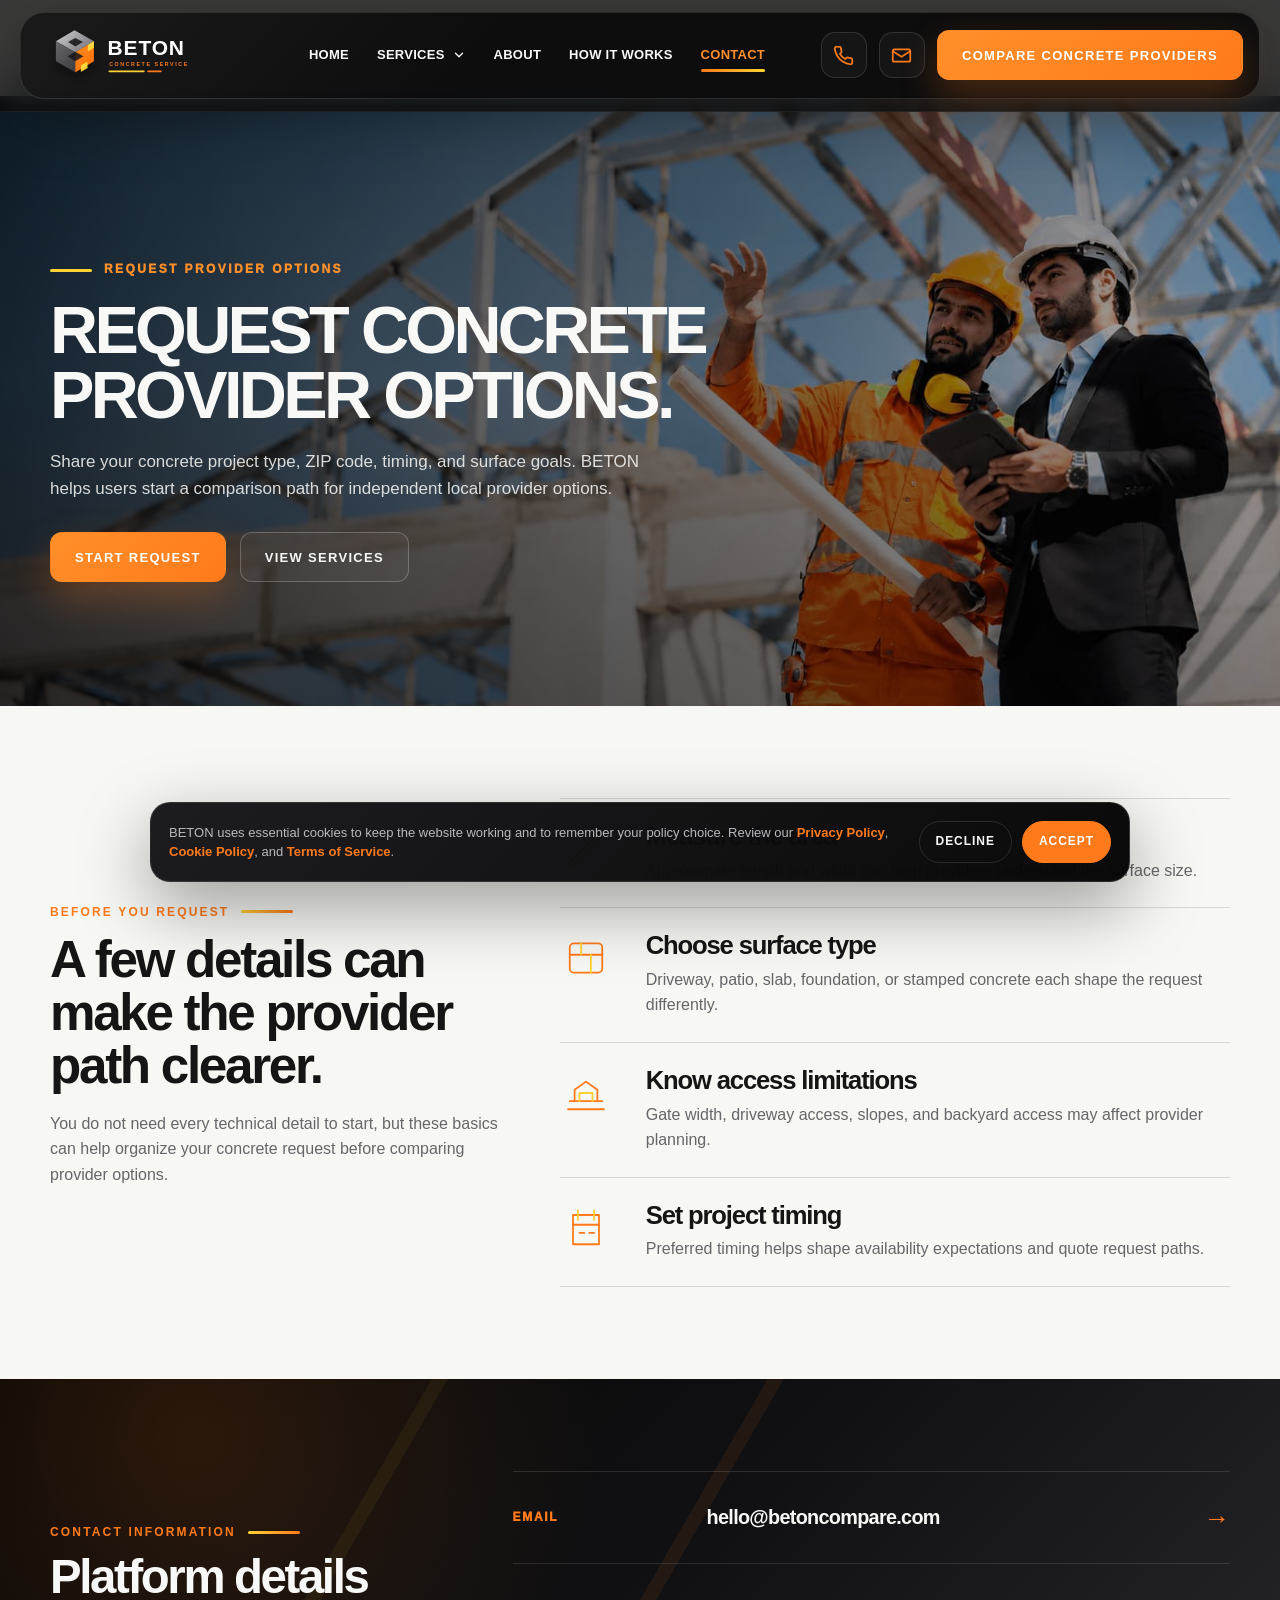
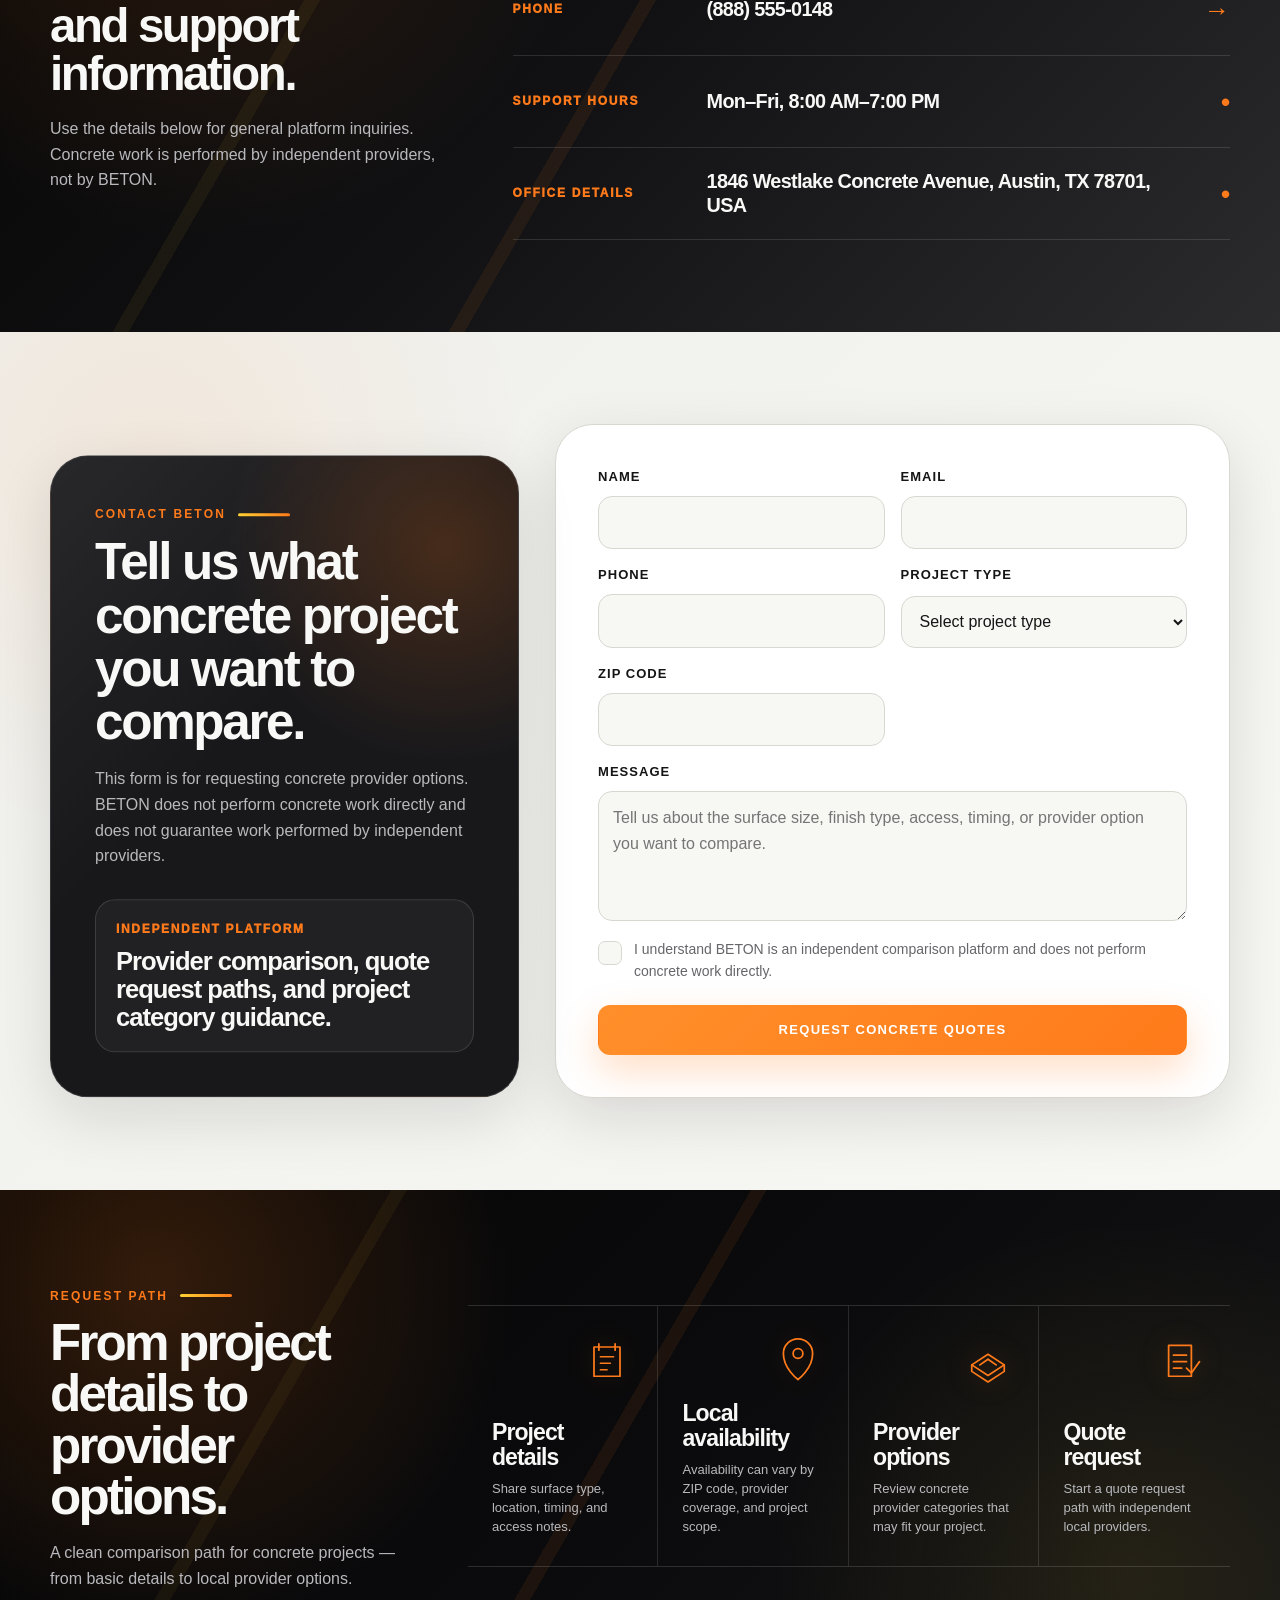
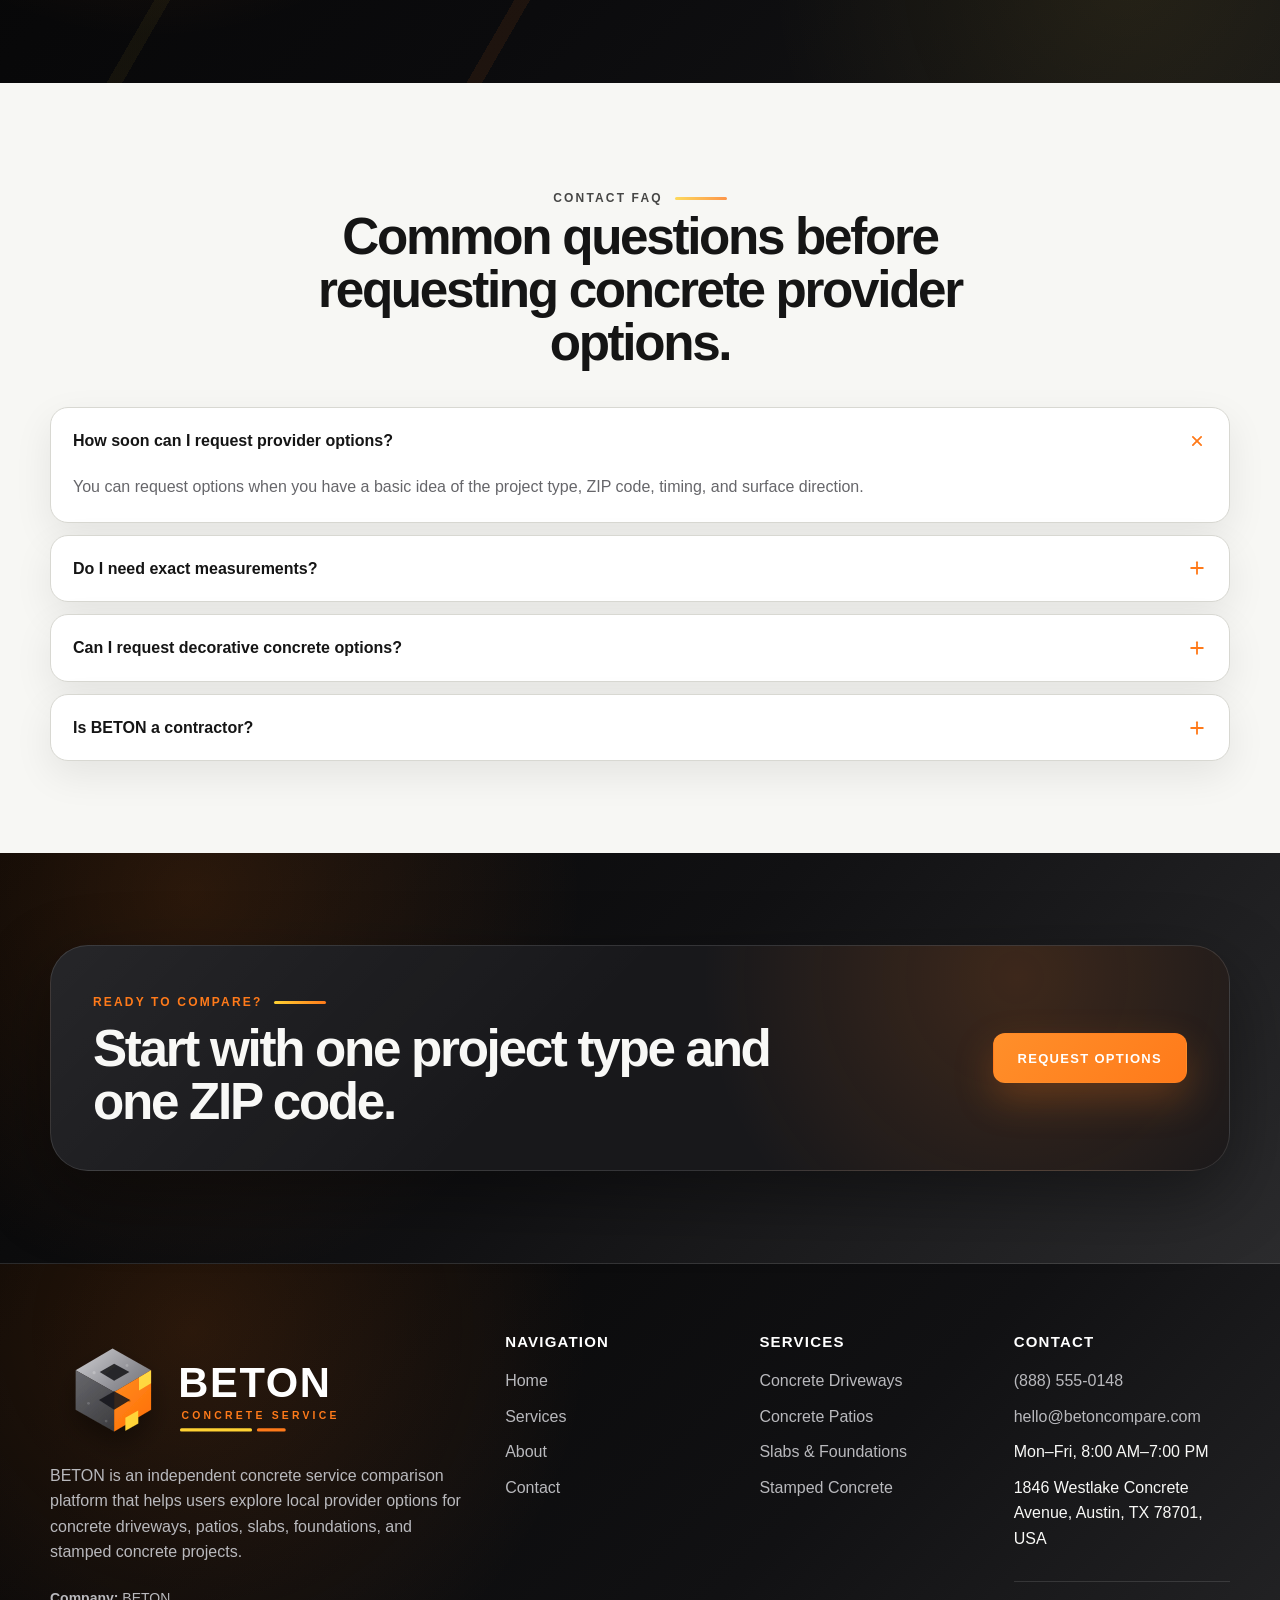
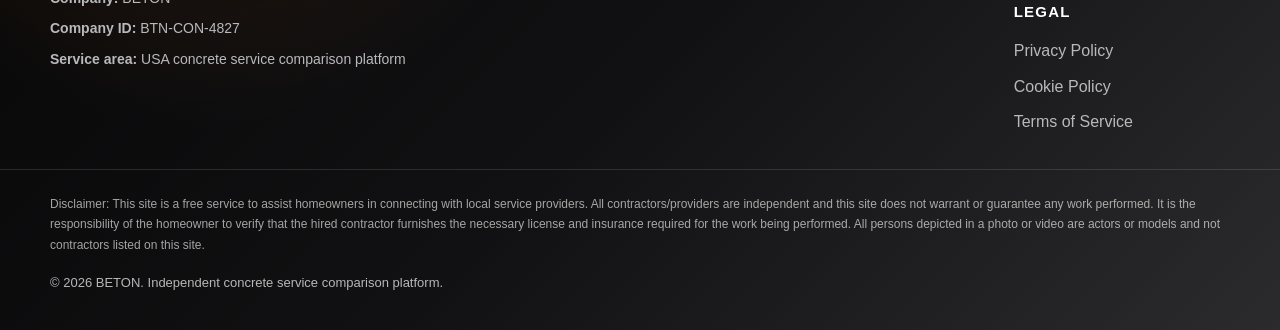
<file: contact.html>
<!DOCTYPE html>
<html lang="en">

<head>
    <meta charset="UTF-8">
    <meta name="viewport" content="width=device-width, initial-scale=1.0">
    <title>Contact BETON | Request Concrete Provider Options</title>
    <meta name="description"
        content="Request concrete provider options through BETON, an independent comparison platform for driveways, patios, slabs, foundations, and stamped concrete.">

    <link rel="icon" href="assets/icons/favicon.svg" type="image/svg+xml">
    <link rel="stylesheet" href="css/style.css">

    <script type="application/ld+json">
        {
            "@context": "https://schema.org",
            "@type": "FAQPage",
            "mainEntity": [
                {
                    "@type": "Question",
                    "name": "How soon can I request provider options?",
                    "acceptedAnswer": {
                        "@type": "Answer",
                        "text": "You can request provider options whenever you have a basic idea of the concrete project type, location, timing, and surface direction."
                    }
                },
                {
                    "@type": "Question",
                    "name": "Do I need exact measurements?",
                    "acceptedAnswer": {
                        "@type": "Answer",
                        "text": "Exact measurements are helpful but not always required to begin. Approximate area size, access details, and project type can help shape the quote request path."
                    }
                },
                {
                    "@type": "Question",
                    "name": "Can I request decorative concrete options?",
                    "acceptedAnswer": {
                        "@type": "Answer",
                        "text": "Yes. BETON can help users explore provider options for stamped concrete, textured finishes, decorative patterns, and upgraded outdoor surfaces."
                    }
                },
                {
                    "@type": "Question",
                    "name": "Is BETON a contractor?",
                    "acceptedAnswer": {
                        "@type": "Answer",
                        "text": "No. BETON is an independent concrete service comparison platform and does not perform concrete work directly."
                    }
                }
            ]
        }
    </script>
</head>

<body>
    <a class="skip-link" href="#main-content">Skip to content</a>

    <header class="site-header" aria-label="Main header">
        <div class="header-shell">
            <a class="site-logo" href="index.html" aria-label="BETON home">
                <img src="assets/icons/logo.svg" alt="BETON concrete service comparison platform logo">
            </a>

            <nav class="desktop-nav" aria-label="Main navigation">
                <a class="nav-link" href="index.html">Home</a>

                <div class="nav-dropdown">
                    <a class="nav-dropdown__button" href="services.html">
                        Services
                        <svg viewBox="0 0 24 24" aria-hidden="true">
                            <path d="M6 9L12 15L18 9" fill="none" stroke="currentColor" stroke-width="2.3"
                                stroke-linecap="round" stroke-linejoin="round" />
                        </svg>
                    </a>

                    <div class="nav-dropdown__menu" data-render-services="dropdown" aria-label="Concrete service links">
                    </div>
                </div>

                <a class="nav-link" href="about.html">About</a>
                <a class="nav-link" href="index.html#how-it-works">How It Works</a>
                <a class="nav-link" href="contact.html">Contact</a>
            </nav>

            <div class="header-actions">
                <a class="header-icon-btn" href="#" data-phone-link aria-label="Call BETON">
                    <svg viewBox="0 0 24 24" aria-hidden="true">
                        <path
                            d="M22 16.92V20A2 2 0 0 1 19.82 22A19.79 19.79 0 0 1 11.19 18.93A19.5 19.5 0 0 1 5.07 12.81A19.79 19.79 0 0 1 2 4.18A2 2 0 0 1 4 2H7.09A2 2 0 0 1 9.09 3.72L9.7 7.2A2 2 0 0 1 9.13 8.95L7.91 10.17A16 16 0 0 0 13.83 16.09L15.05 14.87A2 2 0 0 1 16.8 14.3L20.28 14.91A2 2 0 0 1 22 16.92Z"
                            fill="none" stroke="currentColor" stroke-width="2" stroke-linecap="round"
                            stroke-linejoin="round" />
                    </svg>
                </a>

                <a class="header-icon-btn header-icon-btn--mail" href="contact.html#contact-form"
                    aria-label="Go to contact form">
                    <svg viewBox="0 0 24 24" aria-hidden="true">
                        <path d="M4 5H20A2 2 0 0 1 22 7V17A2 2 0 0 1 20 19H4A2 2 0 0 1 2 17V7A2 2 0 0 1 4 5Z"
                            fill="none" stroke="currentColor" stroke-width="2" stroke-linecap="round"
                            stroke-linejoin="round" />
                        <path d="M22 7L12 13.5L2 7" fill="none" stroke="currentColor" stroke-width="2"
                            stroke-linecap="round" stroke-linejoin="round" />
                    </svg>
                </a>

                <a class="btn btn--primary header-cta" href="contact.html#contact-form">
                    <span data-phone-text>Compare Concrete Providers</span>
                </a>

                <button class="mobile-toggle" type="button" data-mobile-toggle aria-label="Open menu">
                    <span></span>
                </button>
            </div>
        </div>
    </header>

    <div class="mobile-menu" id="mobile-menu" aria-hidden="true">
        <div class="mobile-menu__top">
            <a class="mobile-menu__logo" href="index.html" aria-label="BETON home" data-menu-close>
                <img src="assets/icons/logo.svg" alt="BETON logo">
            </a>

            <button class="mobile-menu__close" type="button" data-mobile-close aria-label="Close menu">
                <svg viewBox="0 0 24 24" aria-hidden="true">
                    <path d="M6 6L18 18" fill="none" stroke="currentColor" stroke-width="2.4" stroke-linecap="round" />
                    <path d="M18 6L6 18" fill="none" stroke="currentColor" stroke-width="2.4" stroke-linecap="round" />
                </svg>
            </button>
        </div>

        <div class="mobile-menu__content">
            <nav class="mobile-menu__nav" aria-label="Mobile navigation">
                <a href="index.html" data-menu-close>Home</a>
                <a href="services.html" data-menu-close>Services</a>
                <a href="about.html" data-menu-close>About</a>
                <a href="contact.html" data-menu-close>Contact</a>
            </nav>

            <div class="mobile-menu__services">
                <p class="mobile-menu__label">Concrete services</p>
                <div class="mobile-menu__service-list" data-render-services="mobile"></div>
            </div>

            <div class="mobile-menu__contact">
                <a class="btn btn--primary" href="#" data-phone-link data-menu-close>
                    Call to Compare
                </a>
                <a class="btn btn--secondary" href="contact.html#contact-form" data-menu-close>
                    Request Options
                </a>
            </div>
        </div>
    </div>

    <main id="main-content">
        <section class="page-hero contact-hero" aria-labelledby="contact-hero-title">
            <div class="page-hero__inner">
                <div class="page-hero__content">
                    <span class="page-hero__kicker">Request provider options</span>

                    <h1 id="contact-hero-title">Request concrete provider options.</h1>

                    <p>
                        Share your concrete project type, ZIP code, timing, and surface goals.
                        BETON helps users start a comparison path for independent local provider options.
                    </p>

                    <div class="btn-group">
                        <a class="btn btn--primary" href="#contact-form">
                            Start Request
                        </a>

                        <a class="btn btn--secondary" href="services.html">
                            View Services
                        </a>
                    </div>
                </div>
            </div>
        </section>

        <section class="request-checklist section section--light" aria-labelledby="request-checklist-title">
            <div class="container">
                <div class="request-checklist__grid">
                    <div class="request-checklist__intro">
                        <p class="section-kicker">Before you request</p>
                        <h2 id="request-checklist-title">A few details can make the provider path clearer.</h2>
                        <p>
                            You do not need every technical detail to start, but these basics can help organize
                            your concrete request before comparing provider options.
                        </p>
                    </div>

                    <div class="request-checklist__rows" aria-label="Concrete request checklist">
                        <article class="check-row">
                            <span class="feature-icon">
                                <svg viewBox="0 0 64 64" aria-hidden="true">
                                    <path d="M12 48L48 12" />
                                    <path d="M17 43L21 47" class="icon-accent" />
                                    <path d="M28 32L32 36" class="icon-accent" />
                                    <path d="M39 21L43 25" class="icon-accent" />
                                    <path d="M10 50L14 54L54 14L50 10L10 50Z" />
                                </svg>
                            </span>
                            <div>
                                <h3>Measure the area</h3>
                                <p>Approximate length and width can help providers understand the surface size.</p>
                            </div>
                        </article>

                        <article class="check-row">
                            <span class="feature-icon">
                                <svg viewBox="0 0 64 64" aria-hidden="true">
                                    <rect x="12" y="14" width="40" height="36" rx="5" />
                                    <path d="M12 28H52" />
                                    <path d="M26 14V28" class="icon-accent" />
                                    <path d="M38 28V50" class="icon-accent" />
                                </svg>
                            </span>
                            <div>
                                <h3>Choose surface type</h3>
                                <p>Driveway, patio, slab, foundation, or stamped concrete each shape the request
                                    differently.</p>
                            </div>
                        </article>

                        <article class="check-row">
                            <span class="feature-icon">
                                <svg viewBox="0 0 64 64" aria-hidden="true">
                                    <path d="M12 42H52" />
                                    <path d="M18 42V28L32 18L46 28V42" />
                                    <path d="M24 42V32H40V42" class="icon-accent" />
                                    <path d="M10 52H54" />
                                </svg>
                            </span>
                            <div>
                                <h3>Know access limitations</h3>
                                <p>Gate width, driveway access, slopes, and backyard access may affect provider
                                    planning.</p>
                            </div>
                        </article>

                        <article class="check-row">
                            <span class="feature-icon">
                                <svg viewBox="0 0 64 64" aria-hidden="true">
                                    <path d="M16 16H48V52H16V16Z" />
                                    <path d="M22 10V22" class="icon-accent" />
                                    <path d="M42 10V22" class="icon-accent" />
                                    <path d="M16 28H48" />
                                    <path d="M24 38H30" />
                                    <path d="M36 38H42" />
                                </svg>
                            </span>
                            <div>
                                <h3>Set project timing</h3>
                                <p>Preferred timing helps shape availability expectations and quote request paths.</p>
                            </div>
                        </article>
                    </div>
                </div>
            </div>
        </section>



    <section class="contact-details-strip section section--dark" aria-labelledby="contact-info-title">
        <div class="container">
            <div class="contact-details-strip__layout">
                <div class="contact-details-strip__intro">
                    <p class="section-kicker">Contact information</p>
    
                    <h2 id="contact-info-title">
                        Platform details and support information.
                    </h2>
    
                    <p>
                        Use the details below for general platform inquiries. Concrete work is performed by
                        independent providers, not by BETON.
                    </p>
                </div>
    
                <div class="contact-details-strip__list" aria-label="BETON contact details">
                    <a class="contact-details-strip__row" href="#" data-email-link>
                        <span class="contact-details-strip__label">Email</span>
                        <strong data-config="contact.email">hello@betoncompare.com</strong>
                        <em>→</em>
                    </a>
    
                    <a class="contact-details-strip__row" href="#" data-phone-link>
                        <span class="contact-details-strip__label">Phone</span>
                        <strong data-config="contact.phoneDisplay">(888) 555-0148</strong>
                        <em>→</em>
                    </a>
    
                    <div class="contact-details-strip__row">
                        <span class="contact-details-strip__label">Support hours</span>
                        <strong data-config="contact.supportHours">Mon–Fri, 8:00 AM–7:00 PM</strong>
                        <em>•</em>
                    </div>
    
                    <div class="contact-details-strip__row">
                        <span class="contact-details-strip__label">Office details</span>
                        <strong data-config="company.address">
                            1846 Westlake Concrete Avenue, Austin, TX 78701, USA
                        </strong>
                        <em>•</em>
                    </div>
                </div>
            </div>
        </div>
    </section>

            <section class="contact-form-section section section--soft" id="contact-form" aria-labelledby="contact-form-title">
                <div class="container">
                    <div class="contact-form-layout">
                        <div class="contact-form-copy">
                            <p class="section-kicker">Contact BETON</p>
                            <h2 id="contact-form-title">Tell us what concrete project you want to compare.</h2>
                            <p>
                                This form is for requesting concrete provider options. BETON does not perform concrete
                                work directly and does not guarantee work performed by independent providers.
                            </p>
            
                            <div class="contact-mini-panel">
                                <span>Independent platform</span>
                                <strong>Provider comparison, quote request paths, and project category guidance.</strong>
                            </div>
                        </div>
            
                        <form class="contact-form" action="#" method="post" data-contact-form novalidate>
                            <div class="form-grid">
                                <div class="form-field">
                                    <label for="name">Name</label>
                                    <input id="name" name="name" type="text" autocomplete="name" required>
                                </div>
            
                                <div class="form-field">
                                    <label for="email">Email</label>
                                    <input id="email" name="email" type="email" autocomplete="email" required>
                                </div>
            
                                <div class="form-field">
                                    <label for="phone">Phone</label>
                                    <input id="phone" name="phone" type="tel" autocomplete="tel" required>
                                </div>
            
                                <div class="form-field">
                                    <label for="project-type">Project type</label>
                                    <select id="project-type" name="project-type" required>
                                        <option value="">Select project type</option>
                                        <option value="Concrete Driveways">Concrete Driveways</option>
                                        <option value="Concrete Patios">Concrete Patios</option>
                                        <option value="Slabs & Foundations">Slabs &amp; Foundations</option>
                                        <option value="Stamped Concrete">Stamped Concrete</option>
                                    </select>
                                </div>
            
                                <div class="form-field">
                                    <label for="zip">ZIP code</label>
                                    <input id="zip" name="zip" type="text" inputmode="numeric" autocomplete="postal-code" required>
                                </div>
            
                                <div class="form-field form-field--full">
                                    <label for="message">Message</label>
                                    <textarea id="message" name="message" rows="4"
                                        placeholder="Tell us about the surface size, finish type, access, timing, or provider option you want to compare."></textarea>
                                </div>
                            </div>
            
                            <label class="custom-checkbox" for="consent">
                                <input id="consent" name="consent" type="checkbox" required>
                                <span class="custom-checkbox__box" aria-hidden="true"></span>
                                <span class="custom-checkbox__text">
                                    I understand BETON is an independent comparison platform and does not perform concrete
                                    work directly.
                                </span>
                            </label>
            
                            <button class="btn btn--primary contact-form__submit" type="submit">
                                Request Concrete Quotes
                            </button>
            
                            <p class="form-message form-message--success" data-form-success hidden></p>
                            <p class="form-message form-message--error" data-form-error hidden></p>
                        </form>
                    </div>
                </div>
            </section>

    <section class="request-flow-band section" aria-labelledby="request-flow-title">
        <div class="container">
            <div class="request-flow-band__inner">
                <div class="request-flow-band__head">
                    <p class="section-kicker">Request path</p>
                    <h2 id="request-flow-title">From project details to provider options.</h2>
                    <p>
                        A clean comparison path for concrete projects — from basic details to local provider options.
                    </p>
                </div>
    
                <div class="request-flow-band__steps" aria-label="Provider request path">
                    <article class="request-flow-step">
                        <span class="request-flow-step__icon">
                            <svg viewBox="0 0 64 64" aria-hidden="true">
                                <path d="M16 16H48V52H16V16Z" />
                                <path d="M24 28H40" />
                                <path d="M24 36H36" />
                                <path d="M24 44H32" />
                                <path d="M22 12V20" />
                                <path d="M42 12V20" />
                            </svg>
                        </span>
                        <h3>Project details</h3>
                        <p>Share surface type, location, timing, and access notes.</p>
                    </article>
    
                    <article class="request-flow-step">
                        <span class="request-flow-step__icon">
                            <svg viewBox="0 0 64 64" aria-hidden="true">
                                <path d="M32 56S50 43 50 24A18 18 0 0 0 14 24C14 43 32 56 32 56Z" />
                                <path d="M32 30A6 6 0 1 0 32 18A6 6 0 0 0 32 30Z" />
                            </svg>
                        </span>
                        <h3>Local availability</h3>
                        <p>Availability can vary by ZIP code, provider coverage, and project scope.</p>
                    </article>
    
                    <article class="request-flow-step">
                        <span class="request-flow-step__icon">
                            <svg viewBox="0 0 64 64" aria-hidden="true">
                                <path d="M12 38L32 25L52 38L32 51L12 38Z" />
                                <path d="M12 38V46L32 59L52 46V38" />
                                <path d="M22 38L32 31L42 38" />
                            </svg>
                        </span>
                        <h3>Provider options</h3>
                        <p>Review concrete provider categories that may fit your project.</p>
                    </article>
    
                    <article class="request-flow-step">
                        <span class="request-flow-step__icon">
                            <svg viewBox="0 0 64 64" aria-hidden="true">
                                <path d="M18 14H46V52H18V14Z" />
                                <path d="M24 26H40" />
                                <path d="M24 34H40" />
                                <path d="M24 42H34" />
                                <path d="M40 42L46 48L56 34" />
                            </svg>
                        </span>
                        <h3>Quote request</h3>
                        <p>Start a quote request path with independent local providers.</p>
                    </article>
                </div>
            </div>
        </div>
    </section>

        <section class="contact-faq section section--light" id="faq" aria-labelledby="contact-faq-title">
            <div class="container">
                <div class="section-heading section-heading--center">
                    <p class="section-kicker">Contact FAQ</p>
                    <h2 id="contact-faq-title">Common questions before requesting concrete provider options.</h2>
                </div>

                <div class="faq-list">
                    <article class="faq-item is-open">
                        <button class="faq-question" type="button">
                            How soon can I request provider options?
                            <svg viewBox="0 0 24 24" aria-hidden="true">
                                <path d="M12 5V19" fill="none" stroke="currentColor" stroke-width="2.2"
                                    stroke-linecap="round" />
                                <path d="M5 12H19" fill="none" stroke="currentColor" stroke-width="2.2"
                                    stroke-linecap="round" />
                            </svg>
                        </button>
                        <div class="faq-answer">
                            <div class="faq-answer__inner">
                                <p>
                                    You can request options when you have a basic idea of the project type,
                                    ZIP code, timing, and surface direction.
                                </p>
                            </div>
                        </div>
                    </article>

                    <article class="faq-item">
                        <button class="faq-question" type="button">
                            Do I need exact measurements?
                            <svg viewBox="0 0 24 24" aria-hidden="true">
                                <path d="M12 5V19" fill="none" stroke="currentColor" stroke-width="2.2"
                                    stroke-linecap="round" />
                                <path d="M5 12H19" fill="none" stroke="currentColor" stroke-width="2.2"
                                    stroke-linecap="round" />
                            </svg>
                        </button>
                        <div class="faq-answer">
                            <div class="faq-answer__inner">
                                <p>
                                    Exact measurements are helpful, but approximate size and access notes can
                                    still help shape the provider request path.
                                </p>
                            </div>
                        </div>
                    </article>

                    <article class="faq-item">
                        <button class="faq-question" type="button">
                            Can I request decorative concrete options?
                            <svg viewBox="0 0 24 24" aria-hidden="true">
                                <path d="M12 5V19" fill="none" stroke="currentColor" stroke-width="2.2"
                                    stroke-linecap="round" />
                                <path d="M5 12H19" fill="none" stroke="currentColor" stroke-width="2.2"
                                    stroke-linecap="round" />
                            </svg>
                        </button>
                        <div class="faq-answer">
                            <div class="faq-answer__inner">
                                <p>
                                    Yes. You can request options for stamped concrete, textured finishes,
                                    decorative patterns, and upgraded surface styles.
                                </p>
                            </div>
                        </div>
                    </article>

                    <article class="faq-item">
                        <button class="faq-question" type="button">
                            Is BETON a contractor?
                            <svg viewBox="0 0 24 24" aria-hidden="true">
                                <path d="M12 5V19" fill="none" stroke="currentColor" stroke-width="2.2"
                                    stroke-linecap="round" />
                                <path d="M5 12H19" fill="none" stroke="currentColor" stroke-width="2.2"
                                    stroke-linecap="round" />
                            </svg>
                        </button>
                        <div class="faq-answer">
                            <div class="faq-answer__inner">
                                <p>
                                    No. BETON is an independent concrete service comparison platform.
                                    It does not perform concrete work directly.
                                </p>
                            </div>
                        </div>
                    </article>
                </div>
            </div>
        </section>

        <section class="contact-bottom-cta section section--dark" aria-labelledby="contact-bottom-title">
            <div class="container">
                <div class="contact-bottom-strip">
                    <div>
                        <p class="section-kicker">Ready to compare?</p>
                        <h2 id="contact-bottom-title">Start with one project type and one ZIP code.</h2>
                    </div>

                    <a class="btn btn--primary" href="#contact-form">
                        Request Options
                    </a>
                </div>
            </div>
        </section>
    </main>

    <footer class="site-footer" aria-label="Website footer">
        <div class="footer-main">
            <div class="container">
                <div class="footer-grid">
                    <div class="footer-brand">
                        <a class="footer-logo" href="index.html" aria-label="BETON home">
                            <img src="assets/icons/logo.svg" alt="BETON logo">
                        </a>

                        <p class="footer-description" data-config="footer.description">
                            BETON is an independent concrete service comparison platform that helps users explore local
                            provider options.
                        </p>

                        <div class="footer-meta">
                            <span><strong>Company:</strong> <span data-config="company.name">BETON</span></span>
                            <span><strong>Company ID:</strong> <span
                                    data-config="company.companyId">BTN-CON-4827</span></span>
                            <span><strong>Service area:</strong> <span data-config="company.serviceArea">USA concrete
                                    service comparison platform</span></span>
                        </div>
                    </div>

                    <div class="footer-column">
                        <h3>Navigation</h3>
                        <ul class="footer-list">
                            <li><a href="index.html">Home</a></li>
                            <li><a href="services.html">Services</a></li>
                            <li><a href="about.html">About</a></li>
                            <li><a href="contact.html">Contact</a></li>
                        </ul>
                    </div>

                    <div class="footer-column">
                        <h3>Services</h3>
                        <ul class="footer-list" data-render-services="footer"></ul>
                    </div>

                    <div class="footer-column">
                        <h3>Contact</h3>
                        <ul class="footer-list">
                            <li>
                                <a class="footer-contact-link" href="#" data-phone-link>
                                    <span data-config="contact.phoneDisplay">(888) 555-0148</span>
                                </a>
                            </li>
                            <li>
                                <a class="footer-contact-link" href="#" data-email-link>
                                    <span data-config="contact.email">hello@betoncompare.com</span>
                                </a>
                            </li>
                            <li>
                                <span data-config="contact.supportHours">Mon–Fri, 8:00 AM–7:00 PM</span>
                            </li>
                            <li>
                                <span data-config="company.address">1846 Westlake Concrete Avenue, Austin, TX 78701,
                                    USA</span>
                            </li>
                        </ul>

                        <h3 class="footer-legal-title">Legal</h3>
                        <ul class="footer-list" data-render-legal-links></ul>
                    </div>
                </div>
            </div>
        </div>

        <div class="footer-bottom">
            <div class="container">
                <p class="footer-disclaimer" data-config="footer.disclaimer">
                    Disclaimer: This site is a free service to assist homeowners in connecting with local service
                    providers. All contractors/providers are independent and this site does not warrant or guarantee any
                    work performed. It is the responsibility of the homeowner to verify that the hired contractor
                    furnishes the necessary license and insurance required for the work being performed. All persons
                    depicted in a photo or video are actors or models and not contractors listed on this site.
                </p>

                <p class="footer-copy">
                    © <span data-current-year></span> <span data-config="company.name">BETON</span>. Independent
                    concrete service comparison platform.
                </p>
            </div>
        </div>
    </footer>

    <script src="js/config.js"></script>
    <script src="js/main.js"></script>
    <script src="js/contact.js"></script>
</body>

</html>
</file>
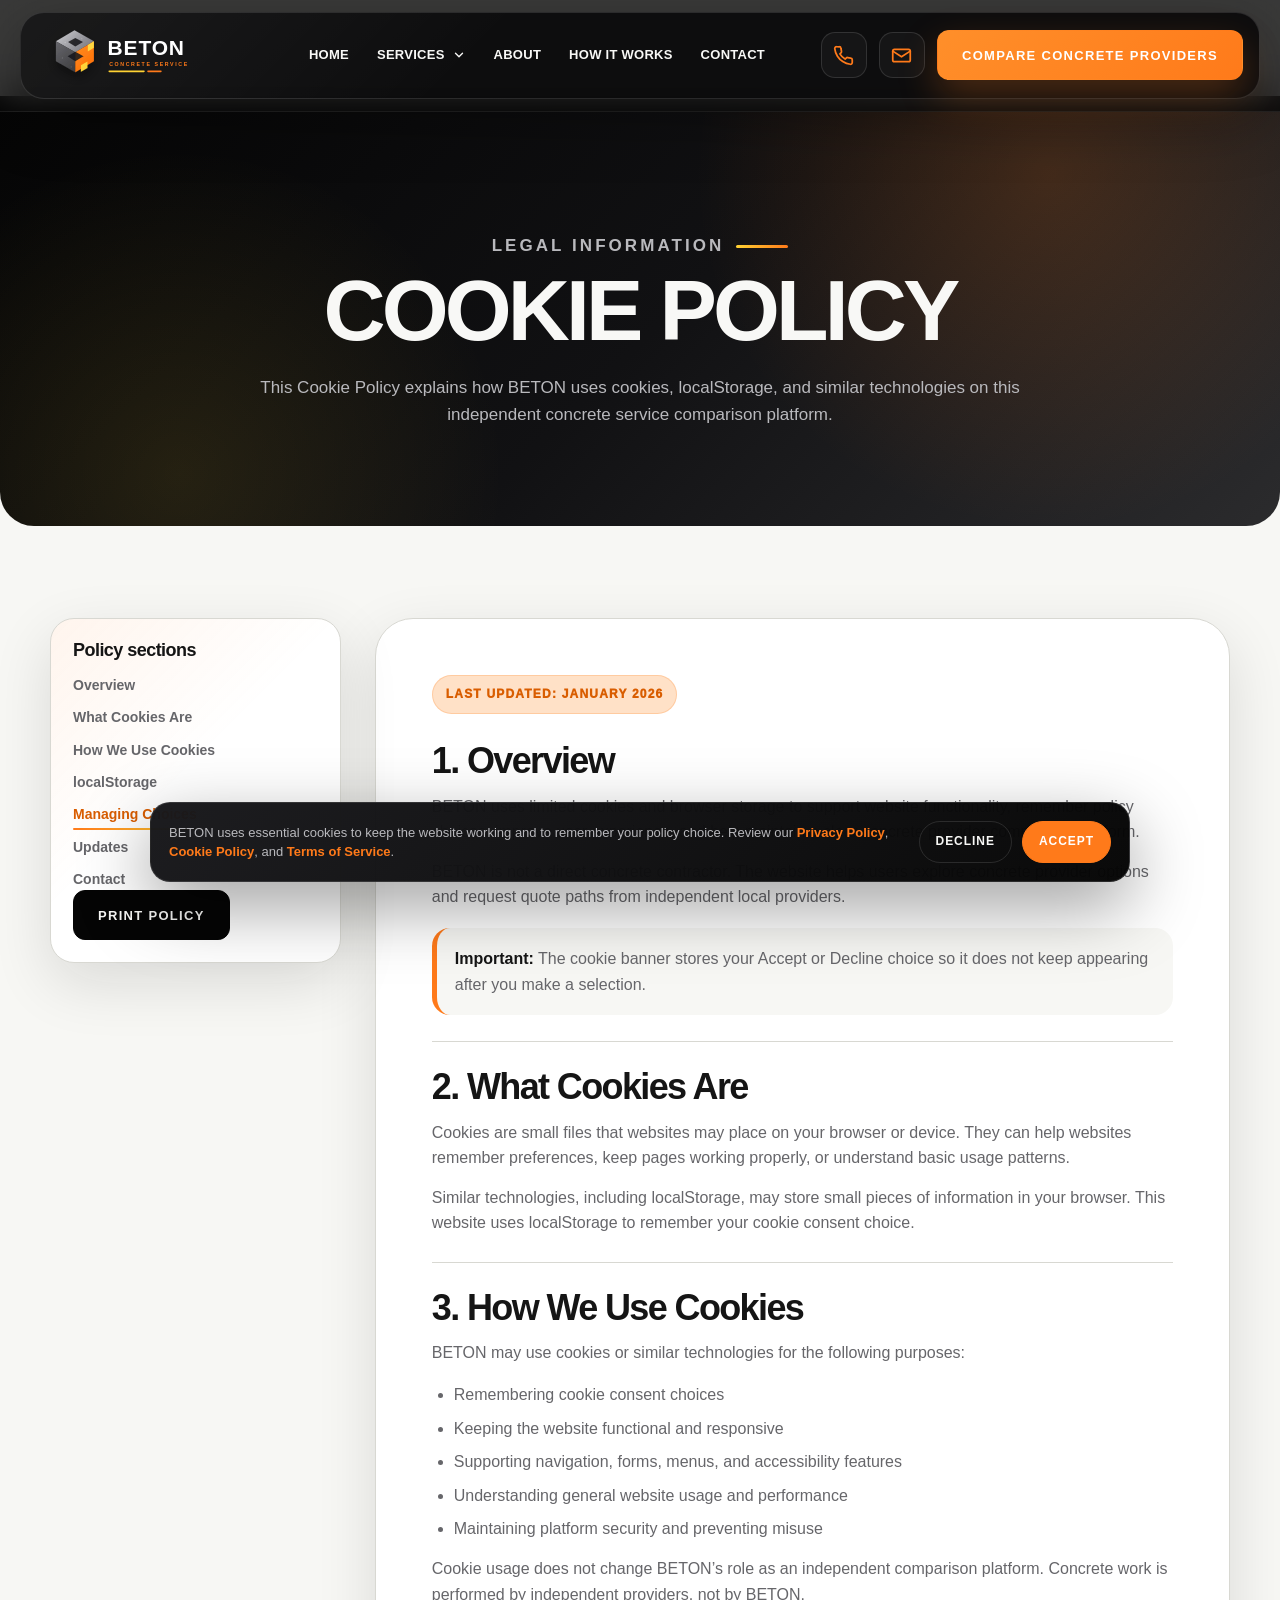
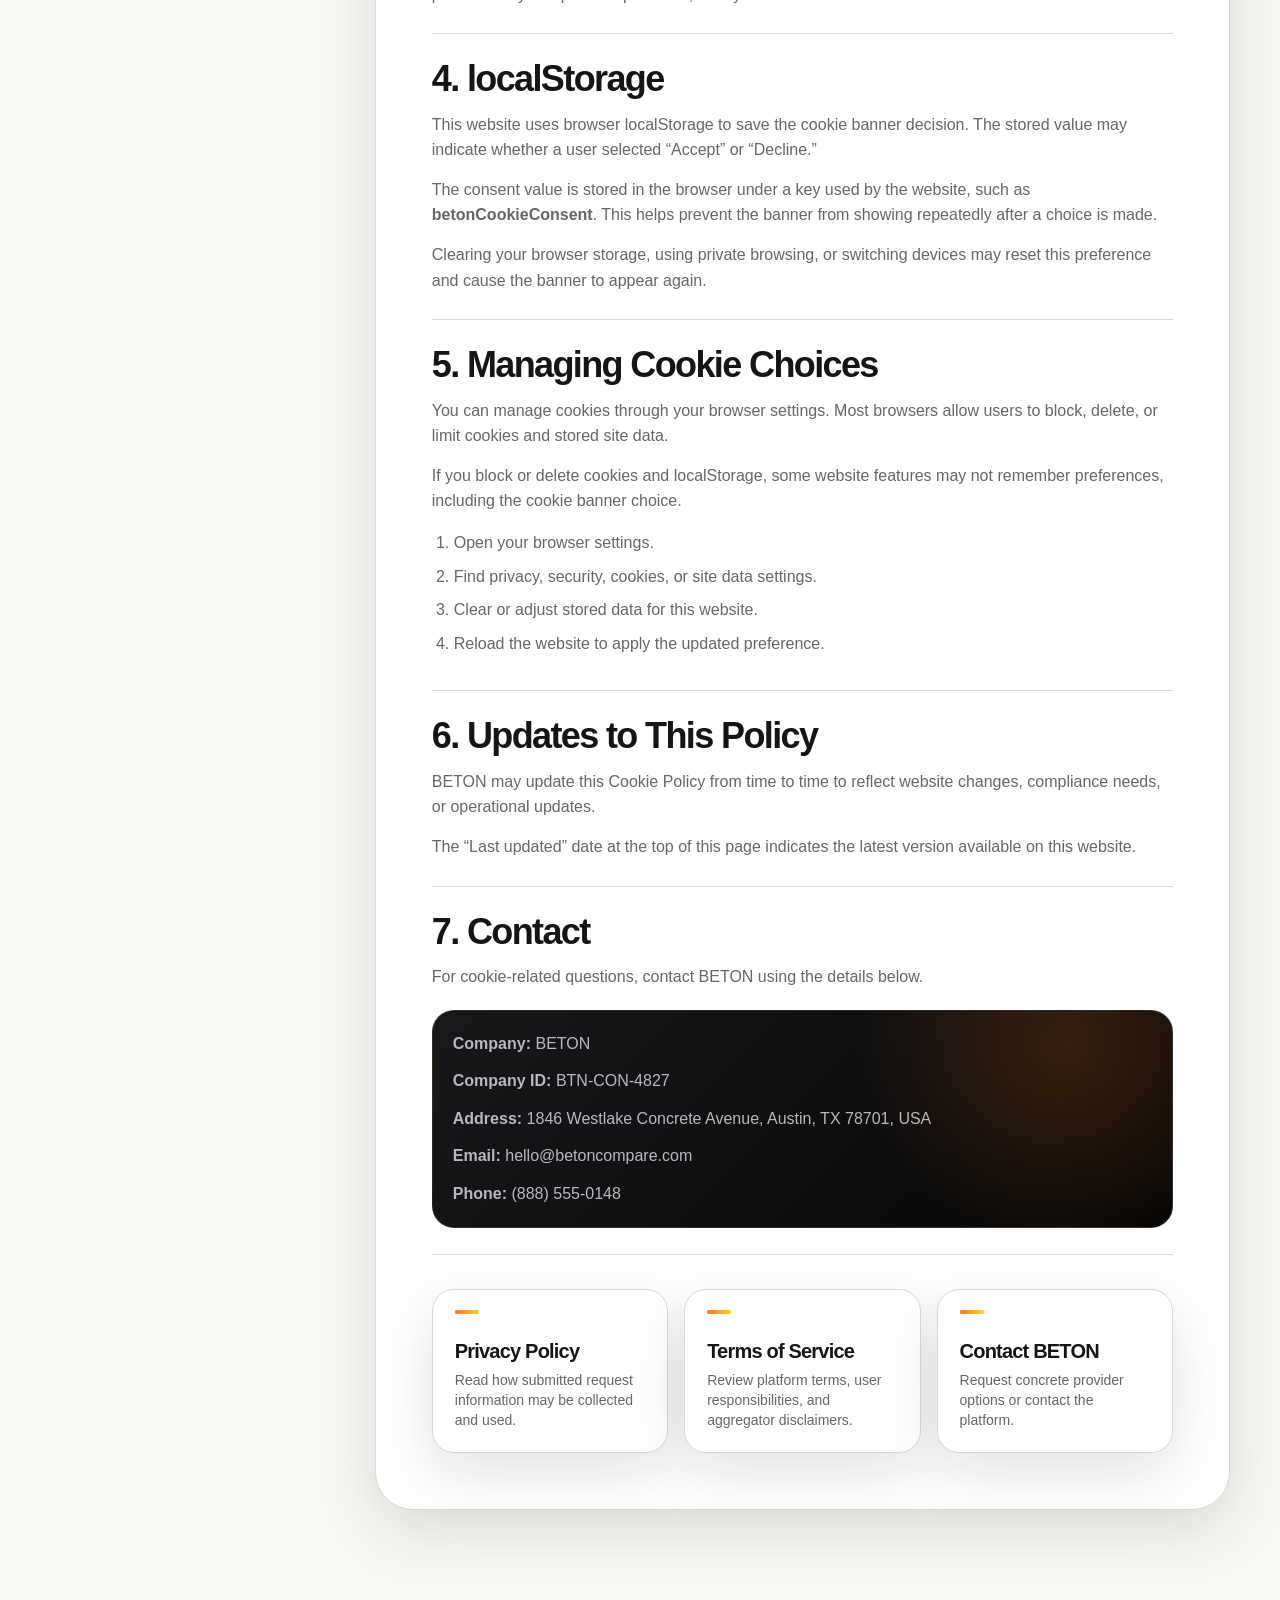
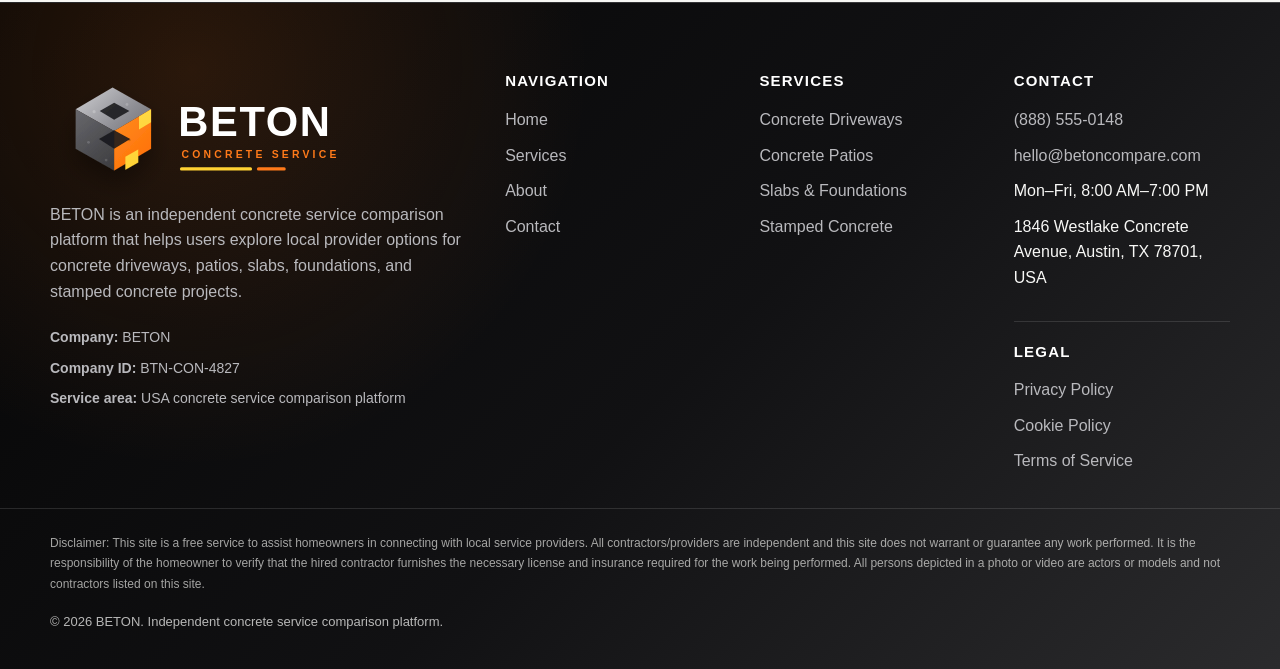
<file: cookie-policy.html>
<!DOCTYPE html>
<html lang="en">

<head>
    <meta charset="UTF-8">
    <meta name="viewport" content="width=device-width, initial-scale=1.0">
    <title>Cookie Policy | BETON</title>
    <meta name="description"
        content="Read the BETON Cookie Policy for this independent concrete service comparison platform.">

    <link rel="icon" href="assets/icons/favicon.svg" type="image/svg+xml">
    <link rel="stylesheet" href="css/style.css">
</head>

<body>
    <a class="skip-link" href="#main-content">Skip to content</a>

    <header class="site-header" aria-label="Main header">
        <div class="header-shell">
            <a class="site-logo" href="index.html" aria-label="BETON home">
                <img src="assets/icons/logo.svg" alt="BETON concrete service comparison platform logo">
            </a>

            <nav class="desktop-nav" aria-label="Main navigation">
                <a class="nav-link" href="index.html">Home</a>

                <div class="nav-dropdown">
                    <a class="nav-dropdown__button" href="services.html">
                        Services
                        <svg viewBox="0 0 24 24" aria-hidden="true">
                            <path d="M6 9L12 15L18 9" fill="none" stroke="currentColor" stroke-width="2.3"
                                stroke-linecap="round" stroke-linejoin="round" />
                        </svg>
                    </a>

                    <div class="nav-dropdown__menu" data-render-services="dropdown" aria-label="Concrete service links">
                    </div>
                </div>

                <a class="nav-link" href="about.html">About</a>
                <a class="nav-link" href="index.html#how-it-works">How It Works</a>
                <a class="nav-link" href="contact.html">Contact</a>
            </nav>

            <div class="header-actions">
                <a class="header-icon-btn" href="#" data-phone-link aria-label="Call BETON">
                    <svg viewBox="0 0 24 24" aria-hidden="true">
                        <path
                            d="M22 16.92V20A2 2 0 0 1 19.82 22A19.79 19.79 0 0 1 11.19 18.93A19.5 19.5 0 0 1 5.07 12.81A19.79 19.79 0 0 1 2 4.18A2 2 0 0 1 4 2H7.09A2 2 0 0 1 9.09 3.72L9.7 7.2A2 2 0 0 1 9.13 8.95L7.91 10.17A16 16 0 0 0 13.83 16.09L15.05 14.87A2 2 0 0 1 16.8 14.3L20.28 14.91A2 2 0 0 1 22 16.92Z"
                            fill="none" stroke="currentColor" stroke-width="2" stroke-linecap="round"
                            stroke-linejoin="round" />
                    </svg>
                </a>

                <a class="header-icon-btn header-icon-btn--mail" href="contact.html#contact-form"
                    aria-label="Go to contact form">
                    <svg viewBox="0 0 24 24" aria-hidden="true">
                        <path d="M4 5H20A2 2 0 0 1 22 7V17A2 2 0 0 1 20 19H4A2 2 0 0 1 2 17V7A2 2 0 0 1 4 5Z"
                            fill="none" stroke="currentColor" stroke-width="2" stroke-linecap="round"
                            stroke-linejoin="round" />
                        <path d="M22 7L12 13.5L2 7" fill="none" stroke="currentColor" stroke-width="2"
                            stroke-linecap="round" stroke-linejoin="round" />
                    </svg>
                </a>

                <a class="btn btn--primary header-cta" href="contact.html#contact-form">
                    <span data-phone-text>Compare Concrete Providers</span>
                </a>

                <button class="mobile-toggle" type="button" data-mobile-toggle aria-label="Open menu">
                    <span></span>
                </button>
            </div>
        </div>
    </header>

    <div class="mobile-menu" id="mobile-menu" aria-hidden="true">
        <div class="mobile-menu__top">
            <a class="mobile-menu__logo" href="index.html" aria-label="BETON home" data-menu-close>
                <img src="assets/icons/logo.svg" alt="BETON logo">
            </a>

            <button class="mobile-menu__close" type="button" data-mobile-close aria-label="Close menu">
                <svg viewBox="0 0 24 24" aria-hidden="true">
                    <path d="M6 6L18 18" fill="none" stroke="currentColor" stroke-width="2.4" stroke-linecap="round" />
                    <path d="M18 6L6 18" fill="none" stroke="currentColor" stroke-width="2.4" stroke-linecap="round" />
                </svg>
            </button>
        </div>

        <div class="mobile-menu__content">
            <nav class="mobile-menu__nav" aria-label="Mobile navigation">
                <a href="index.html" data-menu-close>Home</a>
                <a href="services.html" data-menu-close>Services</a>
                <a href="about.html" data-menu-close>About</a>
                <a href="contact.html" data-menu-close>Contact</a>
            </nav>

            <div class="mobile-menu__services">
                <p class="mobile-menu__label">Concrete services</p>
                <div class="mobile-menu__service-list" data-render-services="mobile"></div>
            </div>

            <div class="mobile-menu__contact">
                <a class="btn btn--primary" href="#" data-phone-link data-menu-close>
                    Call to Compare
                </a>
                <a class="btn btn--secondary" href="contact.html#contact-form" data-menu-close>
                    Request Options
                </a>
            </div>
        </div>
    </div>

    <main id="main-content">
        <section class="legal-hero" aria-labelledby="cookie-title">
            <div class="legal-hero__inner">
                <div class="legal-hero__content">
                    <p class="section-kicker">Legal information</p>
                    <h1 id="cookie-title">Cookie Policy</h1>
                    <p>
                        This Cookie Policy explains how <span data-config="company.name">BETON</span> uses cookies,
                        localStorage, and similar technologies on this independent concrete service comparison platform.
                    </p>
                </div>
            </div>
        </section>

        <section class="section section--light">
            <div class="container">
                <div class="legal-layout">
                    <aside class="legal-sidebar" aria-label="Cookie policy sections">
                        <h2>Policy sections</h2>
                        <ul>
                            <li><a href="#overview">Overview</a></li>
                            <li><a href="#what-cookies-are">What Cookies Are</a></li>
                            <li><a href="#how-we-use">How We Use Cookies</a></li>
                            <li><a href="#local-storage">localStorage</a></li>
                            <li><a href="#managing">Managing Choices</a></li>
                            <li><a href="#updates">Updates</a></li>
                            <li><a href="#contact-cookies">Contact</a></li>
                        </ul>

                        <button class="btn btn--dark legal-print-btn" type="button" data-print-page>
                            Print Policy
                        </button>
                    </aside>

                    <article class="legal-document">
                        <p class="legal-updated" data-legal-updated>Last updated: January 2026</p>

                        <section class="legal-block" id="overview">
                            <h2>1. Overview</h2>
                            <p>
                                <span data-config="company.name">BETON</span> uses limited cookies and browser storage
                                to support website functionality, remember policy choices, improve user experience,
                                and help maintain a clear concrete provider comparison platform.
                            </p>
                            <p>
                                BETON is not a direct concrete contractor. The website helps users explore concrete
                                provider options and request quote paths from independent local providers.
                            </p>

                            <div class="legal-highlight">
                                <strong>Important:</strong>
                                The cookie banner stores your Accept or Decline choice so it does not keep appearing
                                after you make a selection.
                            </div>
                        </section>

                        <section class="legal-block" id="what-cookies-are">
                            <h2>2. What Cookies Are</h2>
                            <p>
                                Cookies are small files that websites may place on your browser or device. They can help
                                websites remember preferences, keep pages working properly, or understand basic usage
                                patterns.
                            </p>
                            <p>
                                Similar technologies, including localStorage, may store small pieces of information in
                                your
                                browser. This website uses localStorage to remember your cookie consent choice.
                            </p>
                        </section>

                        <section class="legal-block" id="how-we-use">
                            <h2>3. How We Use Cookies</h2>
                            <p>
                                BETON may use cookies or similar technologies for the following purposes:
                            </p>
                            <ul>
                                <li>Remembering cookie consent choices</li>
                                <li>Keeping the website functional and responsive</li>
                                <li>Supporting navigation, forms, menus, and accessibility features</li>
                                <li>Understanding general website usage and performance</li>
                                <li>Maintaining platform security and preventing misuse</li>
                            </ul>
                            <p>
                                Cookie usage does not change BETON’s role as an independent comparison platform.
                                Concrete work is performed by independent providers, not by BETON.
                            </p>
                        </section>

                        <section class="legal-block" id="local-storage">
                            <h2>4. localStorage</h2>
                            <p>
                                This website uses browser localStorage to save the cookie banner decision. The stored
                                value
                                may indicate whether a user selected “Accept” or “Decline.”
                            </p>
                            <p>
                                The consent value is stored in the browser under a key used by the website, such as
                                <strong>betonCookieConsent</strong>. This helps prevent the banner from showing
                                repeatedly
                                after a choice is made.
                            </p>
                            <p>
                                Clearing your browser storage, using private browsing, or switching devices may reset
                                this
                                preference and cause the banner to appear again.
                            </p>
                        </section>

                        <section class="legal-block" id="managing">
                            <h2>5. Managing Cookie Choices</h2>
                            <p>
                                You can manage cookies through your browser settings. Most browsers allow users to
                                block,
                                delete, or limit cookies and stored site data.
                            </p>
                            <p>
                                If you block or delete cookies and localStorage, some website features may not remember
                                preferences, including the cookie banner choice.
                            </p>
                            <ol>
                                <li>Open your browser settings.</li>
                                <li>Find privacy, security, cookies, or site data settings.</li>
                                <li>Clear or adjust stored data for this website.</li>
                                <li>Reload the website to apply the updated preference.</li>
                            </ol>
                        </section>

                        <section class="legal-block" id="updates">
                            <h2>6. Updates to This Policy</h2>
                            <p>
                                BETON may update this Cookie Policy from time to time to reflect website changes,
                                compliance needs, or operational updates.
                            </p>
                            <p>
                                The “Last updated” date at the top of this page indicates the latest version available
                                on this website.
                            </p>
                        </section>

                        <section class="legal-block" id="contact-cookies">
                            <h2>7. Contact</h2>
                            <p>
                                For cookie-related questions, contact BETON using the details below.
                            </p>

                            <div class="legal-contact-box">
                                <span><strong>Company:</strong> <span data-config="company.name">BETON</span></span>
                                <span><strong>Company ID:</strong> <span
                                        data-config="company.companyId">BTN-CON-4827</span></span>
                                <span><strong>Address:</strong> <span data-config="company.address">1846 Westlake
                                        Concrete Avenue, Austin, TX 78701, USA</span></span>
                                <a href="#" data-email-link>
                                    <strong>Email:</strong> <span
                                        data-config="contact.email">hello@betoncompare.com</span>
                                </a>
                                <a href="#" data-phone-link>
                                    <strong>Phone:</strong> <span data-config="contact.phoneDisplay">(888)
                                        555-0148</span>
                                </a>
                            </div>
                        </section>

                        <div class="legal-nav-cards" aria-label="Other legal pages">
                            <a class="legal-nav-card" href="privacy-policy.html">
                                <strong>Privacy Policy</strong>
                                <span>Read how submitted request information may be collected and used.</span>
                            </a>

                            <a class="legal-nav-card" href="terms-of-service.html">
                                <strong>Terms of Service</strong>
                                <span>Review platform terms, user responsibilities, and aggregator disclaimers.</span>
                            </a>

                            <a class="legal-nav-card" href="contact.html">
                                <strong>Contact BETON</strong>
                                <span>Request concrete provider options or contact the platform.</span>
                            </a>
                        </div>
                    </article>
                </div>
            </div>
        </section>
    </main>

    <footer class="site-footer" aria-label="Website footer">
        <div class="footer-main">
            <div class="container">
                <div class="footer-grid">
                    <div class="footer-brand">
                        <a class="footer-logo" href="index.html" aria-label="BETON home">
                            <img src="assets/icons/logo.svg" alt="BETON logo">
                        </a>

                        <p class="footer-description" data-config="footer.description">
                            BETON is an independent concrete service comparison platform that helps users explore local
                            provider options.
                        </p>

                        <div class="footer-meta">
                            <span><strong>Company:</strong> <span data-config="company.name">BETON</span></span>
                            <span><strong>Company ID:</strong> <span
                                    data-config="company.companyId">BTN-CON-4827</span></span>
                            <span><strong>Service area:</strong> <span data-config="company.serviceArea">USA concrete
                                    service comparison platform</span></span>
                        </div>
                    </div>

                    <div class="footer-column">
                        <h3>Navigation</h3>
                        <ul class="footer-list">
                            <li><a href="index.html">Home</a></li>
                            <li><a href="services.html">Services</a></li>
                            <li><a href="about.html">About</a></li>
                            <li><a href="contact.html">Contact</a></li>
                        </ul>
                    </div>

                    <div class="footer-column">
                        <h3>Services</h3>
                        <ul class="footer-list" data-render-services="footer"></ul>
                    </div>

                    <div class="footer-column">
                        <h3>Contact</h3>
                        <ul class="footer-list">
                            <li>
                                <a class="footer-contact-link" href="#" data-phone-link>
                                    <span data-config="contact.phoneDisplay">(888) 555-0148</span>
                                </a>
                            </li>
                            <li>
                                <a class="footer-contact-link" href="#" data-email-link>
                                    <span data-config="contact.email">hello@betoncompare.com</span>
                                </a>
                            </li>
                            <li>
                                <span data-config="contact.supportHours">Mon–Fri, 8:00 AM–7:00 PM</span>
                            </li>
                            <li>
                                <span data-config="company.address">1846 Westlake Concrete Avenue, Austin, TX 78701,
                                    USA</span>
                            </li>
                        </ul>

                        <h3 class="footer-legal-title">Legal</h3>
                        <ul class="footer-list" data-render-legal-links></ul>
                    </div>
                </div>
            </div>
        </div>

        <div class="footer-bottom">
            <div class="container">
                <p class="footer-disclaimer" data-config="footer.disclaimer">
                    Disclaimer: This site is a free service to assist homeowners in connecting with local service
                    providers. All contractors/providers are independent and this site does not warrant or guarantee any
                    work performed. It is the responsibility of the homeowner to verify that the hired contractor
                    furnishes the necessary license and insurance required for the work being performed. All persons
                    depicted in a photo or video are actors or models and not contractors listed on this site.
                </p>

                <p class="footer-copy">
                    © <span data-current-year></span> <span data-config="company.name">BETON</span>. Independent
                    concrete service comparison platform.
                </p>
            </div>
        </div>
    </footer>

    <script src="js/config.js"></script>
    <script src="js/main.js"></script>
    <script src="js/legal.js"></script>
</body>

</html>
</file>
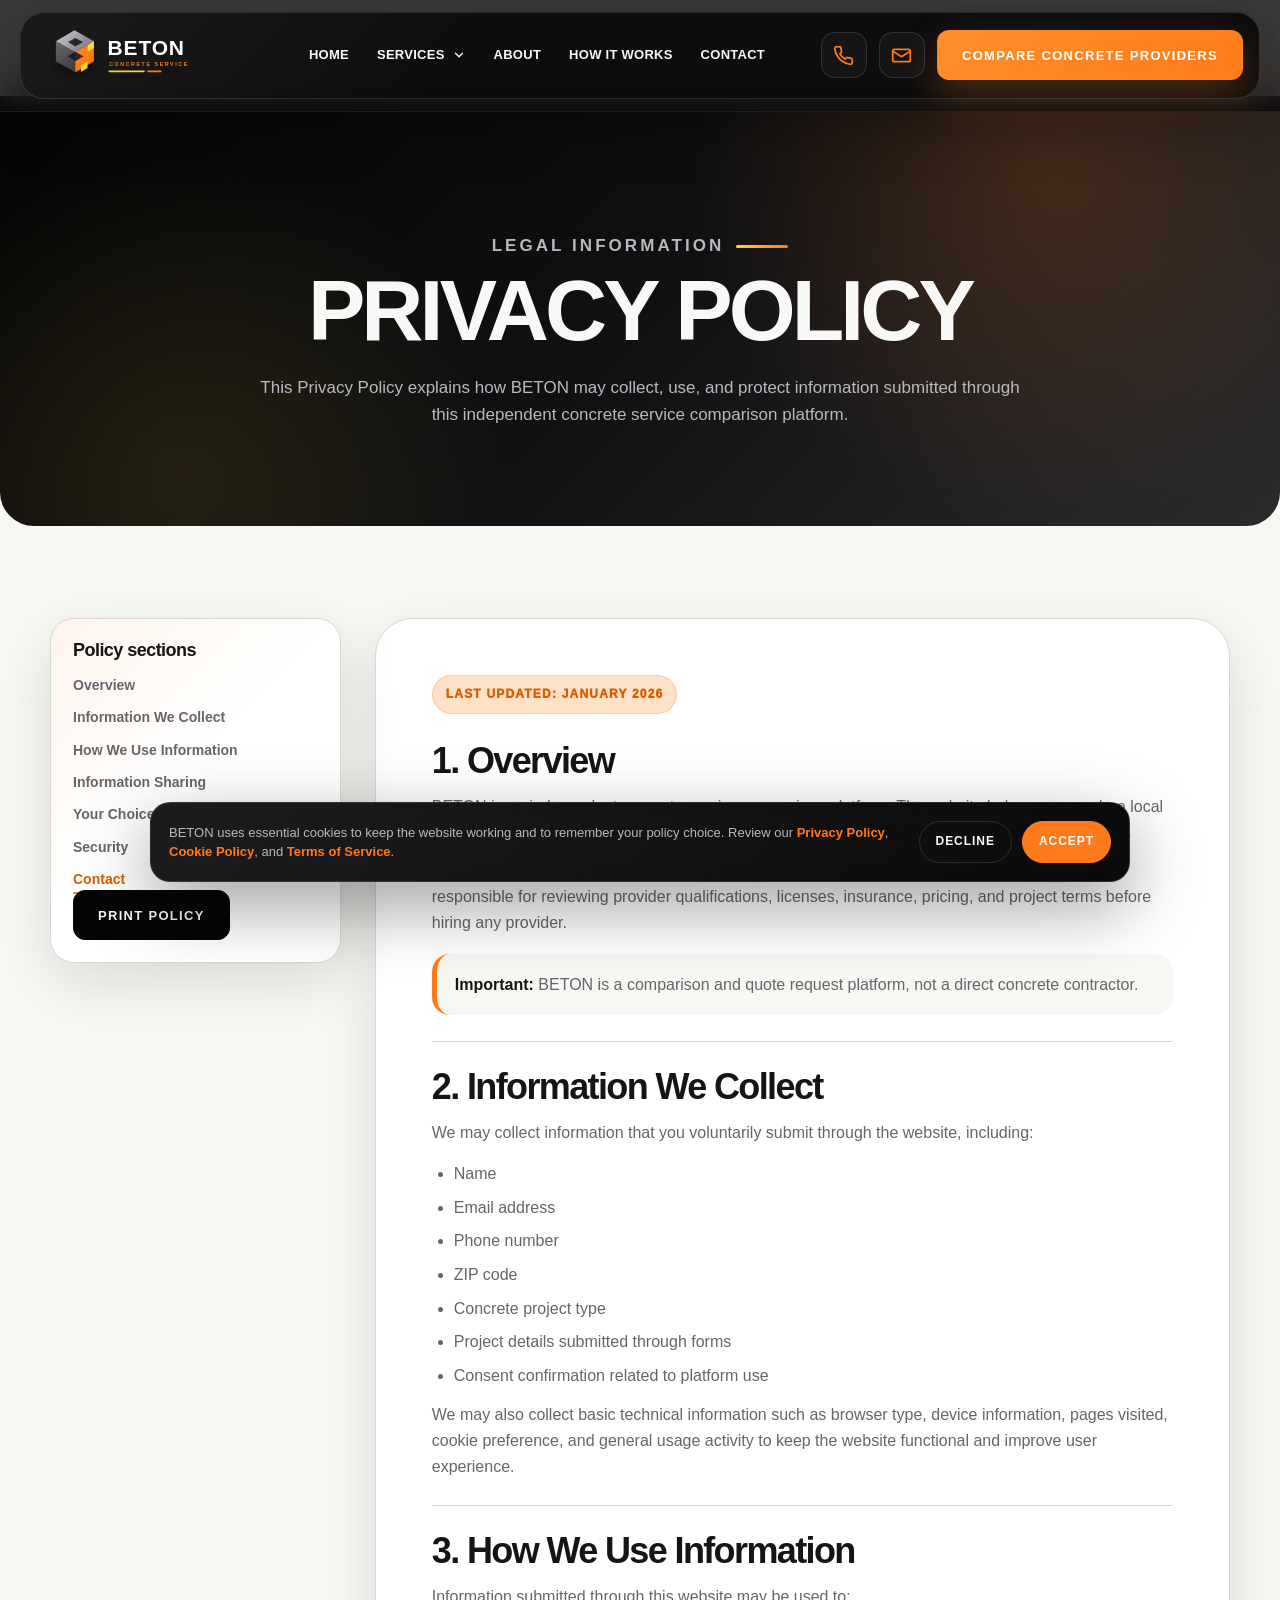
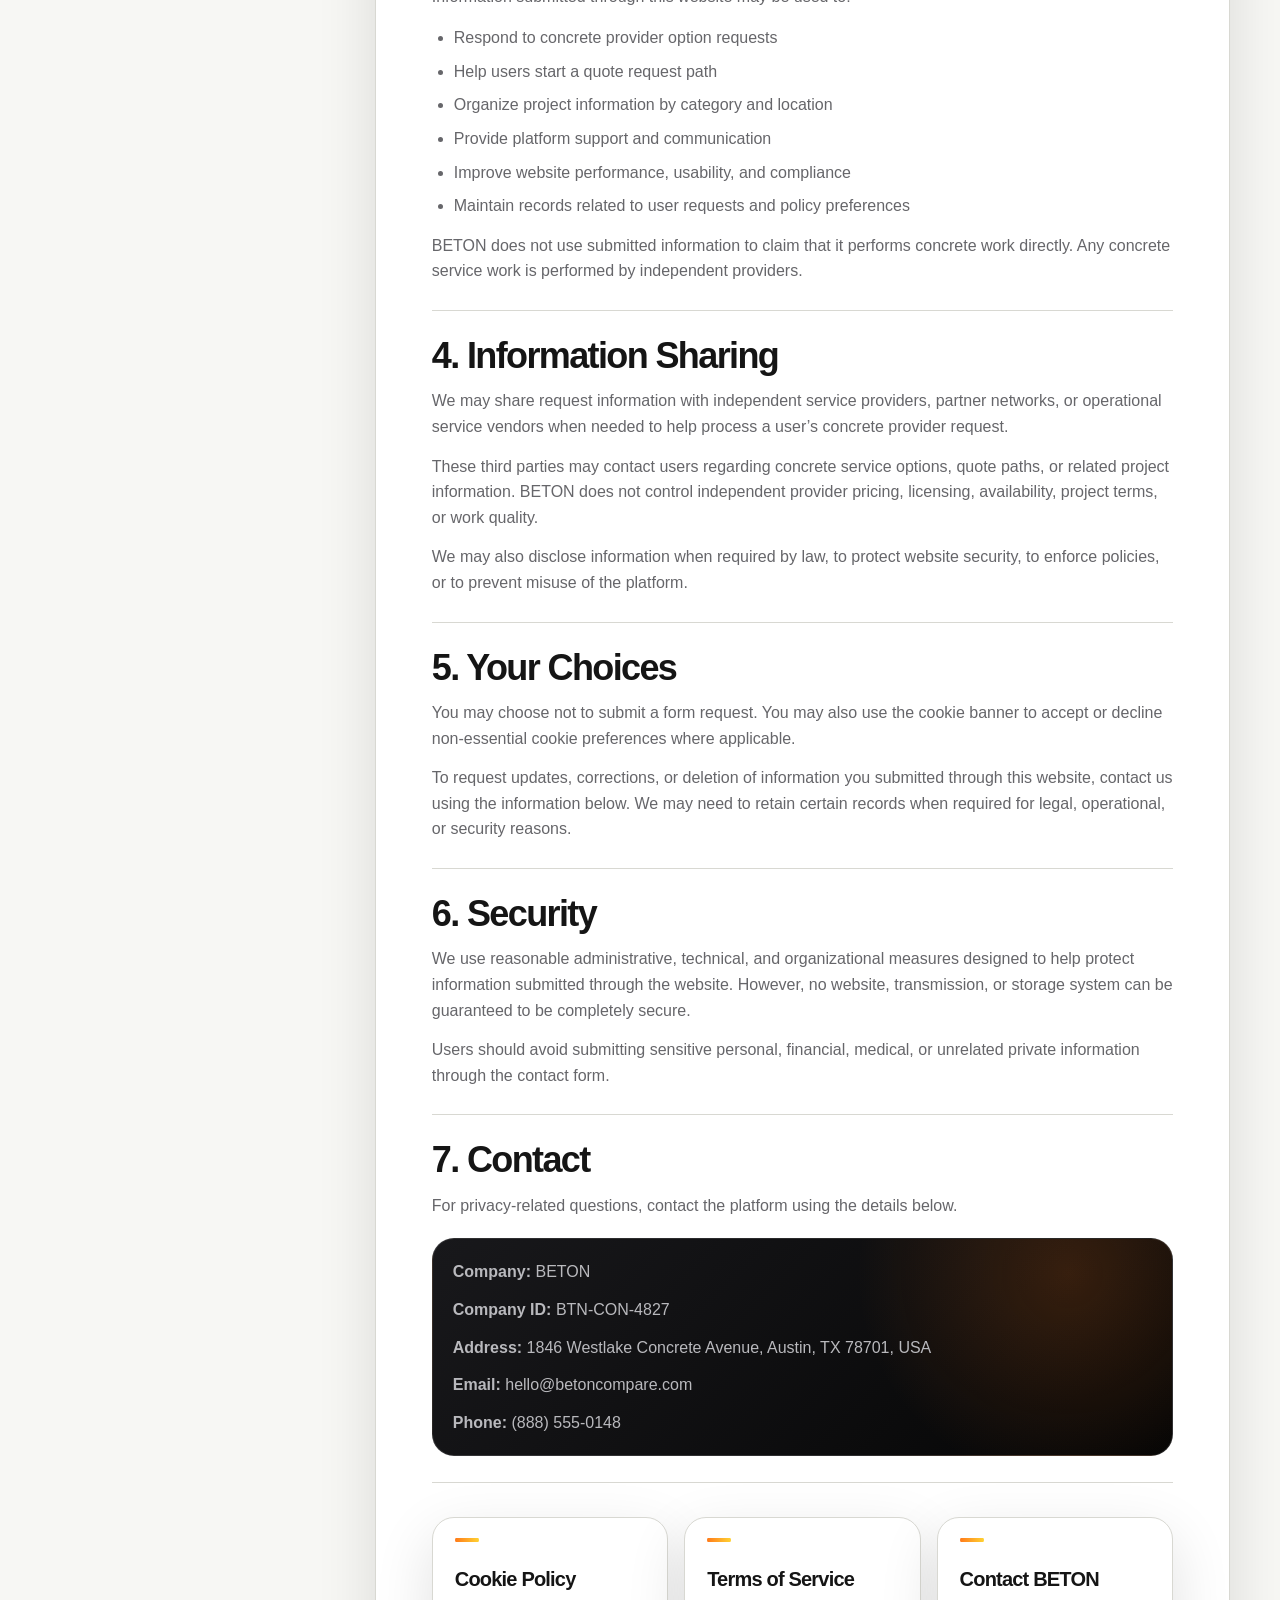
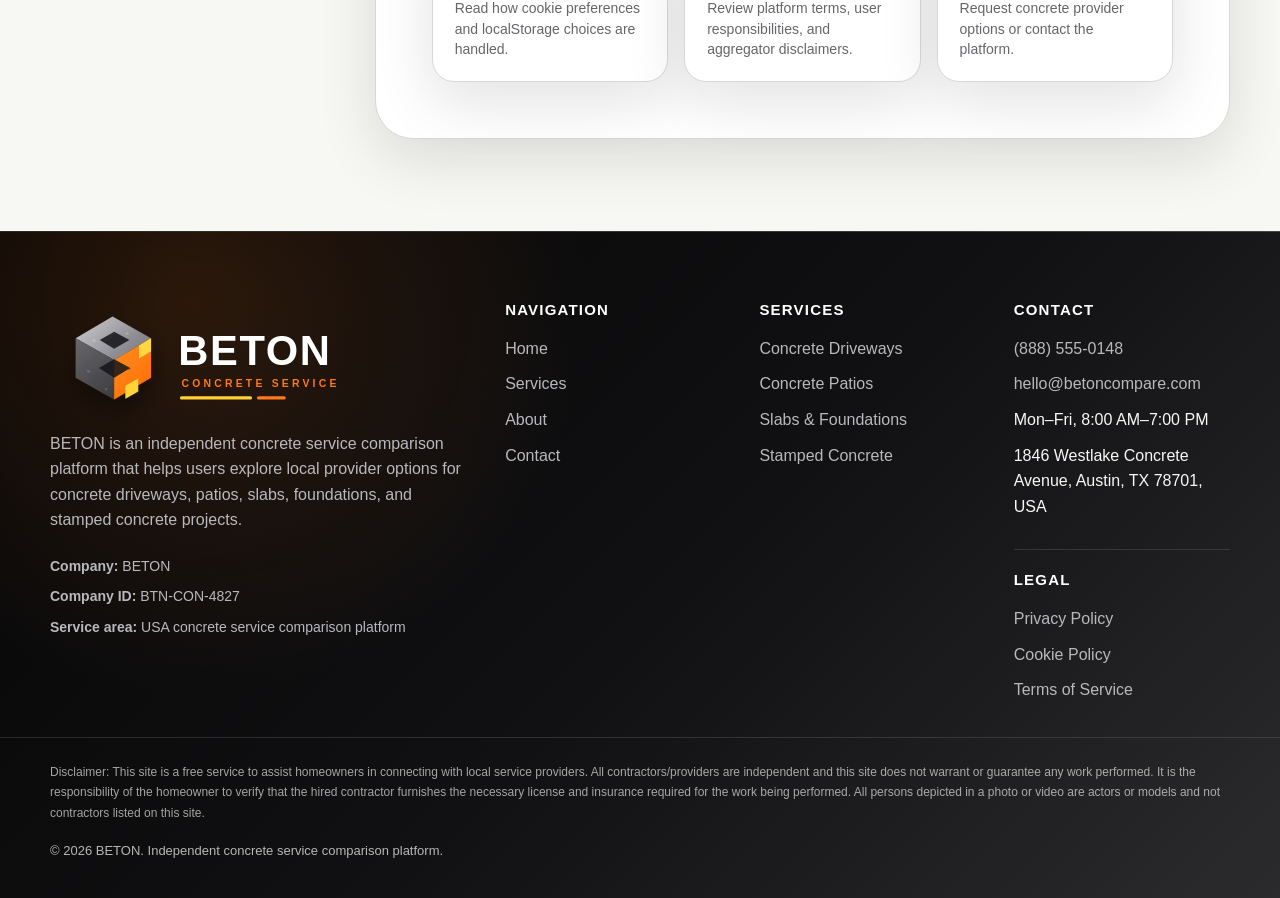
<file: privacy-policy.html>
<!DOCTYPE html>
<html lang="en">

<head>
    <meta charset="UTF-8">
    <meta name="viewport" content="width=device-width, initial-scale=1.0">
    <title>Privacy Policy | BETON</title>
    <meta name="description"
        content="Read the BETON Privacy Policy for this independent concrete service comparison platform.">

    <link rel="icon" href="assets/icons/favicon.svg" type="image/svg+xml">
    <link rel="stylesheet" href="css/style.css">
</head>

<body>
    <a class="skip-link" href="#main-content">Skip to content</a>

    <header class="site-header" aria-label="Main header">
        <div class="header-shell">
            <a class="site-logo" href="index.html" aria-label="BETON home">
                <img src="assets/icons/logo.svg" alt="BETON concrete service comparison platform logo">
            </a>

            <nav class="desktop-nav" aria-label="Main navigation">
                <a class="nav-link" href="index.html">Home</a>

                <div class="nav-dropdown">
                    <a class="nav-dropdown__button" href="services.html">
                        Services
                        <svg viewBox="0 0 24 24" aria-hidden="true">
                            <path d="M6 9L12 15L18 9" fill="none" stroke="currentColor" stroke-width="2.3"
                                stroke-linecap="round" stroke-linejoin="round" />
                        </svg>
                    </a>

                    <div class="nav-dropdown__menu" data-render-services="dropdown" aria-label="Concrete service links">
                    </div>
                </div>

                <a class="nav-link" href="about.html">About</a>
                <a class="nav-link" href="index.html#how-it-works">How It Works</a>
                <a class="nav-link" href="contact.html">Contact</a>
            </nav>

            <div class="header-actions">
                <a class="header-icon-btn" href="#" data-phone-link aria-label="Call BETON">
                    <svg viewBox="0 0 24 24" aria-hidden="true">
                        <path
                            d="M22 16.92V20A2 2 0 0 1 19.82 22A19.79 19.79 0 0 1 11.19 18.93A19.5 19.5 0 0 1 5.07 12.81A19.79 19.79 0 0 1 2 4.18A2 2 0 0 1 4 2H7.09A2 2 0 0 1 9.09 3.72L9.7 7.2A2 2 0 0 1 9.13 8.95L7.91 10.17A16 16 0 0 0 13.83 16.09L15.05 14.87A2 2 0 0 1 16.8 14.3L20.28 14.91A2 2 0 0 1 22 16.92Z"
                            fill="none" stroke="currentColor" stroke-width="2" stroke-linecap="round"
                            stroke-linejoin="round" />
                    </svg>
                </a>

                <a class="header-icon-btn header-icon-btn--mail" href="contact.html#contact-form"
                    aria-label="Go to contact form">
                    <svg viewBox="0 0 24 24" aria-hidden="true">
                        <path d="M4 5H20A2 2 0 0 1 22 7V17A2 2 0 0 1 20 19H4A2 2 0 0 1 2 17V7A2 2 0 0 1 4 5Z"
                            fill="none" stroke="currentColor" stroke-width="2" stroke-linecap="round"
                            stroke-linejoin="round" />
                        <path d="M22 7L12 13.5L2 7" fill="none" stroke="currentColor" stroke-width="2"
                            stroke-linecap="round" stroke-linejoin="round" />
                    </svg>
                </a>

                <a class="btn btn--primary header-cta" href="contact.html#contact-form">
                    <span data-phone-text>Compare Concrete Providers</span>
                </a>

                <button class="mobile-toggle" type="button" data-mobile-toggle aria-label="Open menu">
                    <span></span>
                </button>
            </div>
        </div>
    </header>

    <div class="mobile-menu" id="mobile-menu" aria-hidden="true">
        <div class="mobile-menu__top">
            <a class="mobile-menu__logo" href="index.html" aria-label="BETON home" data-menu-close>
                <img src="assets/icons/logo.svg" alt="BETON logo">
            </a>

            <button class="mobile-menu__close" type="button" data-mobile-close aria-label="Close menu">
                <svg viewBox="0 0 24 24" aria-hidden="true">
                    <path d="M6 6L18 18" fill="none" stroke="currentColor" stroke-width="2.4" stroke-linecap="round" />
                    <path d="M18 6L6 18" fill="none" stroke="currentColor" stroke-width="2.4" stroke-linecap="round" />
                </svg>
            </button>
        </div>

        <div class="mobile-menu__content">
            <nav class="mobile-menu__nav" aria-label="Mobile navigation">
                <a href="index.html" data-menu-close>Home</a>
                <a href="services.html" data-menu-close>Services</a>
                <a href="about.html" data-menu-close>About</a>
                <a href="contact.html" data-menu-close>Contact</a>
            </nav>

            <div class="mobile-menu__services">
                <p class="mobile-menu__label">Concrete services</p>
                <div class="mobile-menu__service-list" data-render-services="mobile"></div>
            </div>

            <div class="mobile-menu__contact">
                <a class="btn btn--primary" href="#" data-phone-link data-menu-close>
                    Call to Compare
                </a>
                <a class="btn btn--secondary" href="contact.html#contact-form" data-menu-close>
                    Request Options
                </a>
            </div>
        </div>
    </div>

    <main id="main-content">
        <section class="legal-hero" aria-labelledby="privacy-title">
            <div class="legal-hero__inner">
                <div class="legal-hero__content">
                    <p class="section-kicker">Legal information</p>
                    <h1 id="privacy-title">Privacy Policy</h1>
                    <p>
                        This Privacy Policy explains how <span data-config="company.name">BETON</span> may collect,
                        use, and protect information submitted through this independent concrete service comparison
                        platform.
                    </p>
                </div>
            </div>
        </section>

        <section class="section section--light">
            <div class="container">
                <div class="legal-layout">
                    <aside class="legal-sidebar" aria-label="Privacy policy sections">
                        <h2>Policy sections</h2>
                        <ul>
                            <li><a href="#overview">Overview</a></li>
                            <li><a href="#information">Information We Collect</a></li>
                            <li><a href="#use">How We Use Information</a></li>
                            <li><a href="#sharing">Information Sharing</a></li>
                            <li><a href="#choices">Your Choices</a></li>
                            <li><a href="#security">Security</a></li>
                            <li><a href="#contact-privacy">Contact</a></li>
                        </ul>

                        <button class="btn btn--dark legal-print-btn" type="button" data-print-page>
                            Print Policy
                        </button>
                    </aside>

                    <article class="legal-document">
                        <p class="legal-updated" data-legal-updated>Last updated: January 2026</p>

                        <section class="legal-block" id="overview">
                            <h2>1. Overview</h2>
                            <p>
                                <span data-config="company.name">BETON</span> is an independent concrete service
                                comparison platform. The website helps users explore local provider options for concrete
                                driveways, patios, slabs, foundations, and stamped concrete projects.
                            </p>
                            <p>
                                This website does not perform concrete work directly. Providers are independent, and
                                users
                                are responsible for reviewing provider qualifications, licenses, insurance, pricing, and
                                project terms before hiring any provider.
                            </p>

                            <div class="legal-highlight">
                                <strong>Important:</strong>
                                BETON is a comparison and quote request platform, not a direct concrete contractor.
                            </div>
                        </section>

                        <section class="legal-block" id="information">
                            <h2>2. Information We Collect</h2>
                            <p>
                                We may collect information that you voluntarily submit through the website, including:
                            </p>
                            <ul>
                                <li>Name</li>
                                <li>Email address</li>
                                <li>Phone number</li>
                                <li>ZIP code</li>
                                <li>Concrete project type</li>
                                <li>Project details submitted through forms</li>
                                <li>Consent confirmation related to platform use</li>
                            </ul>
                            <p>
                                We may also collect basic technical information such as browser type, device
                                information,
                                pages visited, cookie preference, and general usage activity to keep the website
                                functional
                                and improve user experience.
                            </p>
                        </section>

                        <section class="legal-block" id="use">
                            <h2>3. How We Use Information</h2>
                            <p>
                                Information submitted through this website may be used to:
                            </p>
                            <ul>
                                <li>Respond to concrete provider option requests</li>
                                <li>Help users start a quote request path</li>
                                <li>Organize project information by category and location</li>
                                <li>Provide platform support and communication</li>
                                <li>Improve website performance, usability, and compliance</li>
                                <li>Maintain records related to user requests and policy preferences</li>
                            </ul>
                            <p>
                                BETON does not use submitted information to claim that it performs concrete work
                                directly.
                                Any concrete service work is performed by independent providers.
                            </p>
                        </section>

                        <section class="legal-block" id="sharing">
                            <h2>4. Information Sharing</h2>
                            <p>
                                We may share request information with independent service providers, partner networks,
                                or
                                operational service vendors when needed to help process a user’s concrete provider
                                request.
                            </p>
                            <p>
                                These third parties may contact users regarding concrete service options, quote paths,
                                or
                                related project information. BETON does not control independent provider pricing,
                                licensing,
                                availability, project terms, or work quality.
                            </p>
                            <p>
                                We may also disclose information when required by law, to protect website security, to
                                enforce policies, or to prevent misuse of the platform.
                            </p>
                        </section>

                        <section class="legal-block" id="choices">
                            <h2>5. Your Choices</h2>
                            <p>
                                You may choose not to submit a form request. You may also use the cookie banner to
                                accept
                                or decline non-essential cookie preferences where applicable.
                            </p>
                            <p>
                                To request updates, corrections, or deletion of information you submitted through this
                                website, contact us using the information below. We may need to retain certain records
                                when required for legal, operational, or security reasons.
                            </p>
                        </section>

                        <section class="legal-block" id="security">
                            <h2>6. Security</h2>
                            <p>
                                We use reasonable administrative, technical, and organizational measures designed to
                                help
                                protect information submitted through the website. However, no website, transmission, or
                                storage system can be guaranteed to be completely secure.
                            </p>
                            <p>
                                Users should avoid submitting sensitive personal, financial, medical, or unrelated
                                private
                                information through the contact form.
                            </p>
                        </section>

                        <section class="legal-block" id="contact-privacy">
                            <h2>7. Contact</h2>
                            <p>
                                For privacy-related questions, contact the platform using the details below.
                            </p>

                            <div class="legal-contact-box">
                                <span><strong>Company:</strong> <span data-config="company.name">BETON</span></span>
                                <span><strong>Company ID:</strong> <span
                                        data-config="company.companyId">BTN-CON-4827</span></span>
                                <span><strong>Address:</strong> <span data-config="company.address">1846 Westlake
                                        Concrete Avenue, Austin, TX 78701, USA</span></span>
                                <a href="#" data-email-link>
                                    <strong>Email:</strong> <span
                                        data-config="contact.email">hello@betoncompare.com</span>
                                </a>
                                <a href="#" data-phone-link>
                                    <strong>Phone:</strong> <span data-config="contact.phoneDisplay">(888)
                                        555-0148</span>
                                </a>
                            </div>
                        </section>

                        <div class="legal-nav-cards" aria-label="Other legal pages">
                            <a class="legal-nav-card" href="cookie-policy.html">
                                <strong>Cookie Policy</strong>
                                <span>Read how cookie preferences and localStorage choices are handled.</span>
                            </a>

                            <a class="legal-nav-card" href="terms-of-service.html">
                                <strong>Terms of Service</strong>
                                <span>Review platform terms, user responsibilities, and aggregator disclaimers.</span>
                            </a>

                            <a class="legal-nav-card" href="contact.html">
                                <strong>Contact BETON</strong>
                                <span>Request concrete provider options or contact the platform.</span>
                            </a>
                        </div>
                    </article>
                </div>
            </div>
        </section>
    </main>

    <footer class="site-footer" aria-label="Website footer">
        <div class="footer-main">
            <div class="container">
                <div class="footer-grid">
                    <div class="footer-brand">
                        <a class="footer-logo" href="index.html" aria-label="BETON home">
                            <img src="assets/icons/logo.svg" alt="BETON logo">
                        </a>

                        <p class="footer-description" data-config="footer.description">
                            BETON is an independent concrete service comparison platform that helps users explore local
                            provider options.
                        </p>

                        <div class="footer-meta">
                            <span><strong>Company:</strong> <span data-config="company.name">BETON</span></span>
                            <span><strong>Company ID:</strong> <span
                                    data-config="company.companyId">BTN-CON-4827</span></span>
                            <span><strong>Service area:</strong> <span data-config="company.serviceArea">USA concrete
                                    service comparison platform</span></span>
                        </div>
                    </div>

                    <div class="footer-column">
                        <h3>Navigation</h3>
                        <ul class="footer-list">
                            <li><a href="index.html">Home</a></li>
                            <li><a href="services.html">Services</a></li>
                            <li><a href="about.html">About</a></li>
                            <li><a href="contact.html">Contact</a></li>
                        </ul>
                    </div>

                    <div class="footer-column">
                        <h3>Services</h3>
                        <ul class="footer-list" data-render-services="footer"></ul>
                    </div>

                    <div class="footer-column">
                        <h3>Contact</h3>
                        <ul class="footer-list">
                            <li>
                                <a class="footer-contact-link" href="#" data-phone-link>
                                    <span data-config="contact.phoneDisplay">(888) 555-0148</span>
                                </a>
                            </li>
                            <li>
                                <a class="footer-contact-link" href="#" data-email-link>
                                    <span data-config="contact.email">hello@betoncompare.com</span>
                                </a>
                            </li>
                            <li>
                                <span data-config="contact.supportHours">Mon–Fri, 8:00 AM–7:00 PM</span>
                            </li>
                            <li>
                                <span data-config="company.address">1846 Westlake Concrete Avenue, Austin, TX 78701,
                                    USA</span>
                            </li>
                        </ul>

                        <h3 class="footer-legal-title">Legal</h3>
                        <ul class="footer-list" data-render-legal-links></ul>
                    </div>
                </div>
            </div>
        </div>

        <div class="footer-bottom">
            <div class="container">
                <p class="footer-disclaimer" data-config="footer.disclaimer">
                    Disclaimer: This site is a free service to assist homeowners in connecting with local service
                    providers. All contractors/providers are independent and this site does not warrant or guarantee any
                    work performed. It is the responsibility of the homeowner to verify that the hired contractor
                    furnishes the necessary license and insurance required for the work being performed. All persons
                    depicted in a photo or video are actors or models and not contractors listed on this site.
                </p>

                <p class="footer-copy">
                    © <span data-current-year></span> <span data-config="company.name">BETON</span>. Independent
                    concrete service comparison platform.
                </p>
            </div>
        </div>
    </footer>

    <script src="js/config.js"></script>
    <script src="js/main.js"></script>
    <script src="js/legal.js"></script>
</body>

</html>
</file>
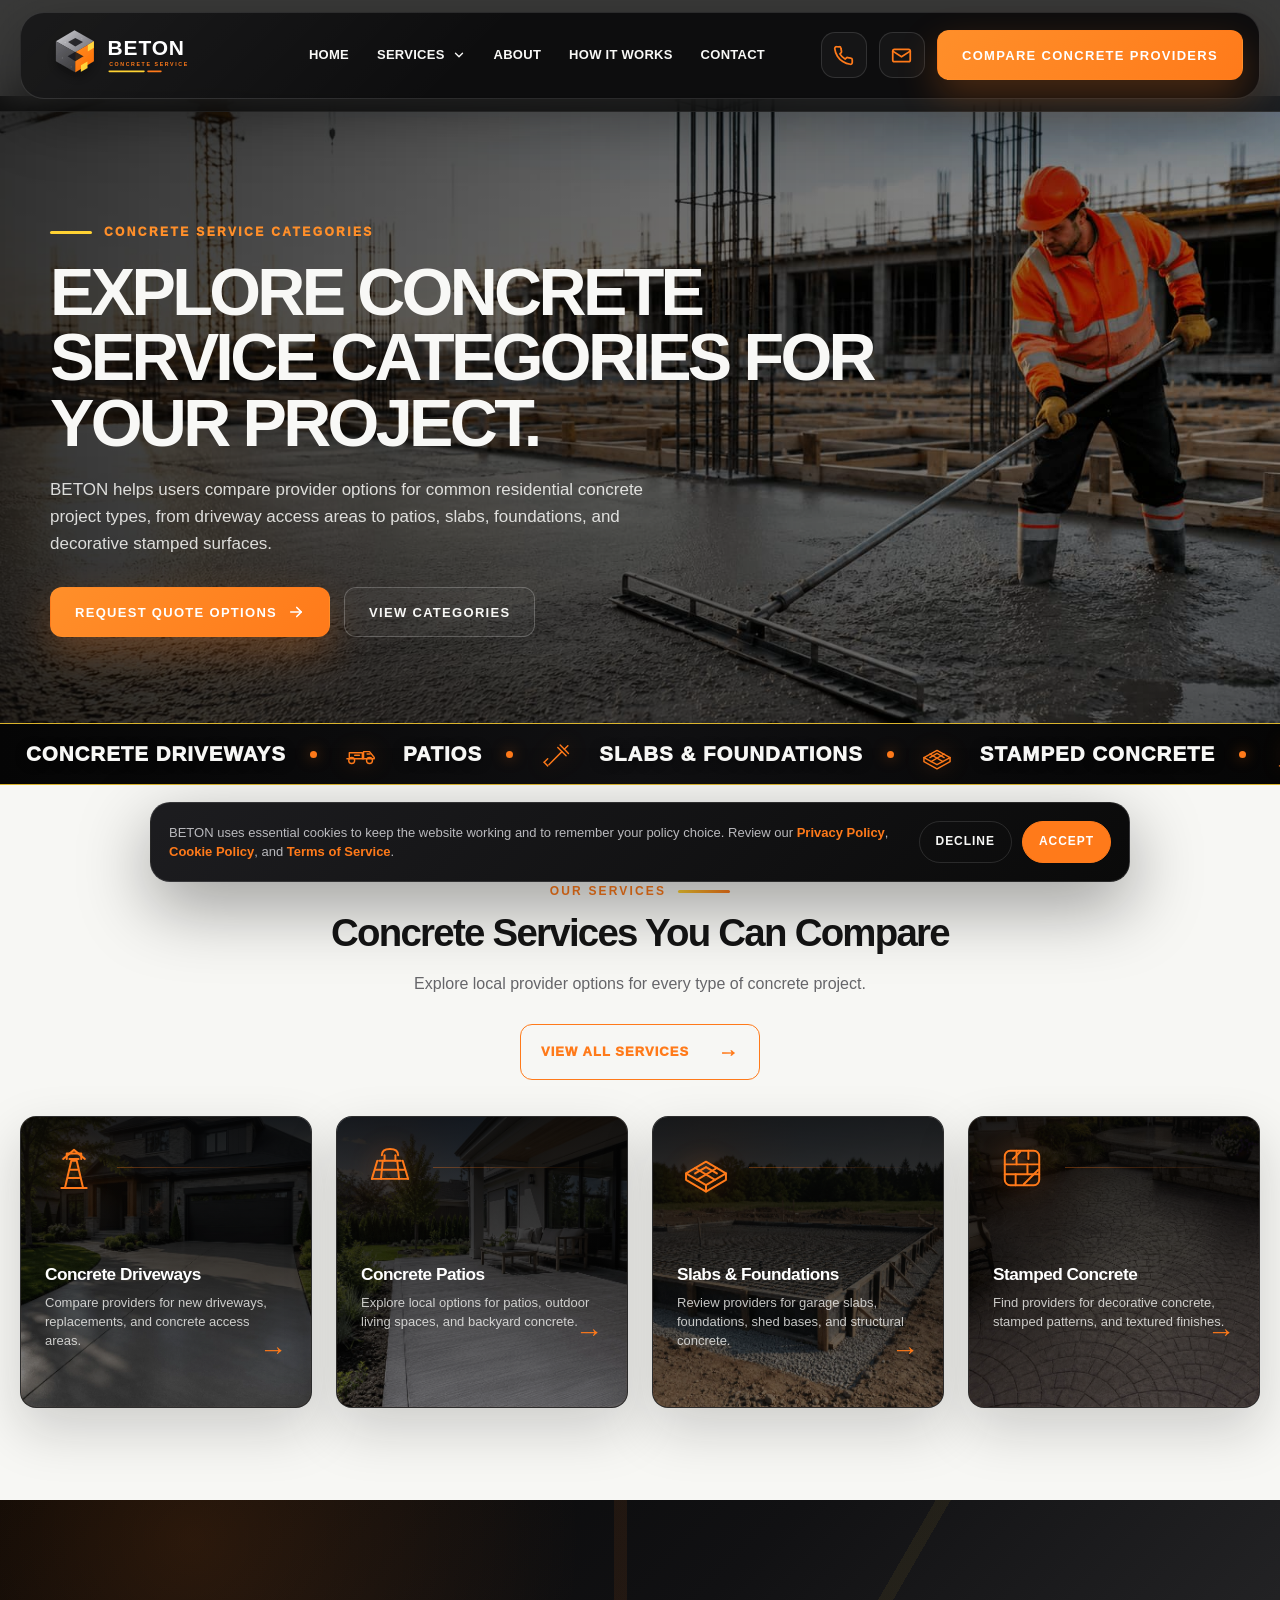
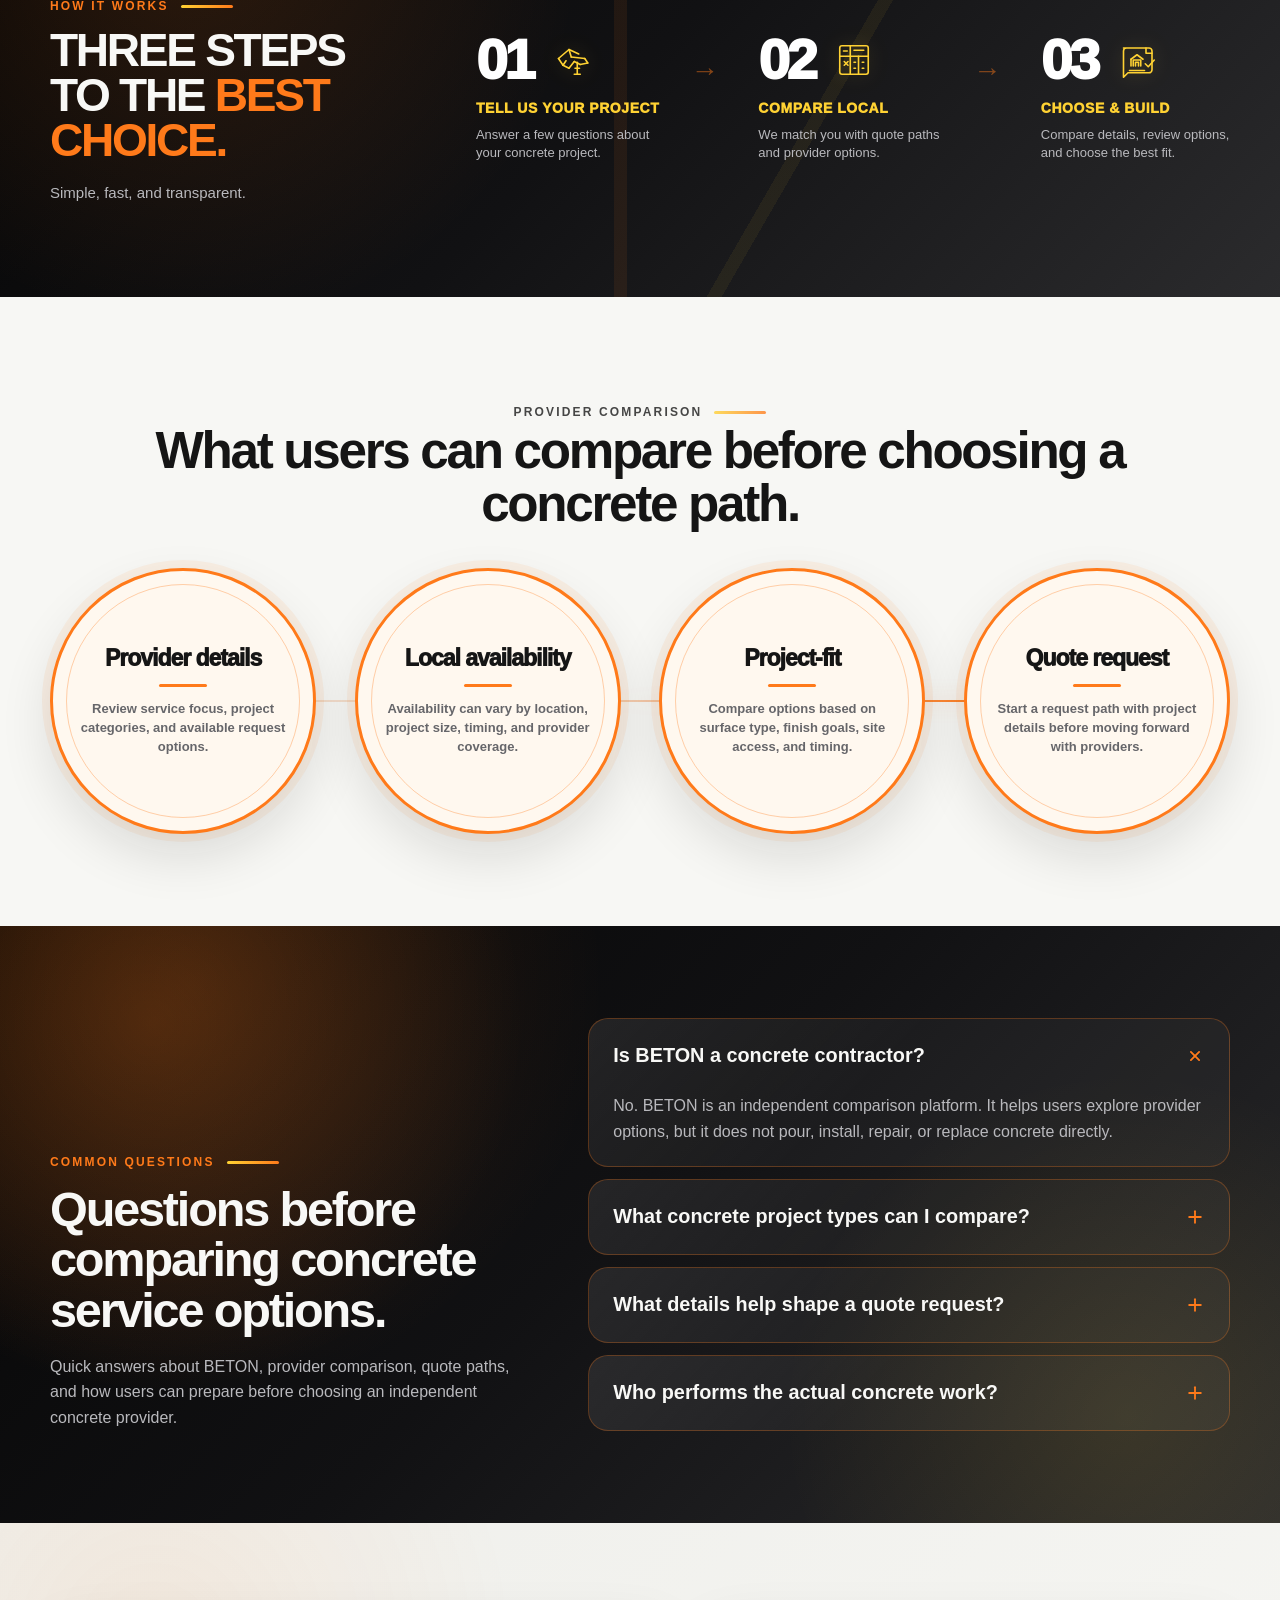
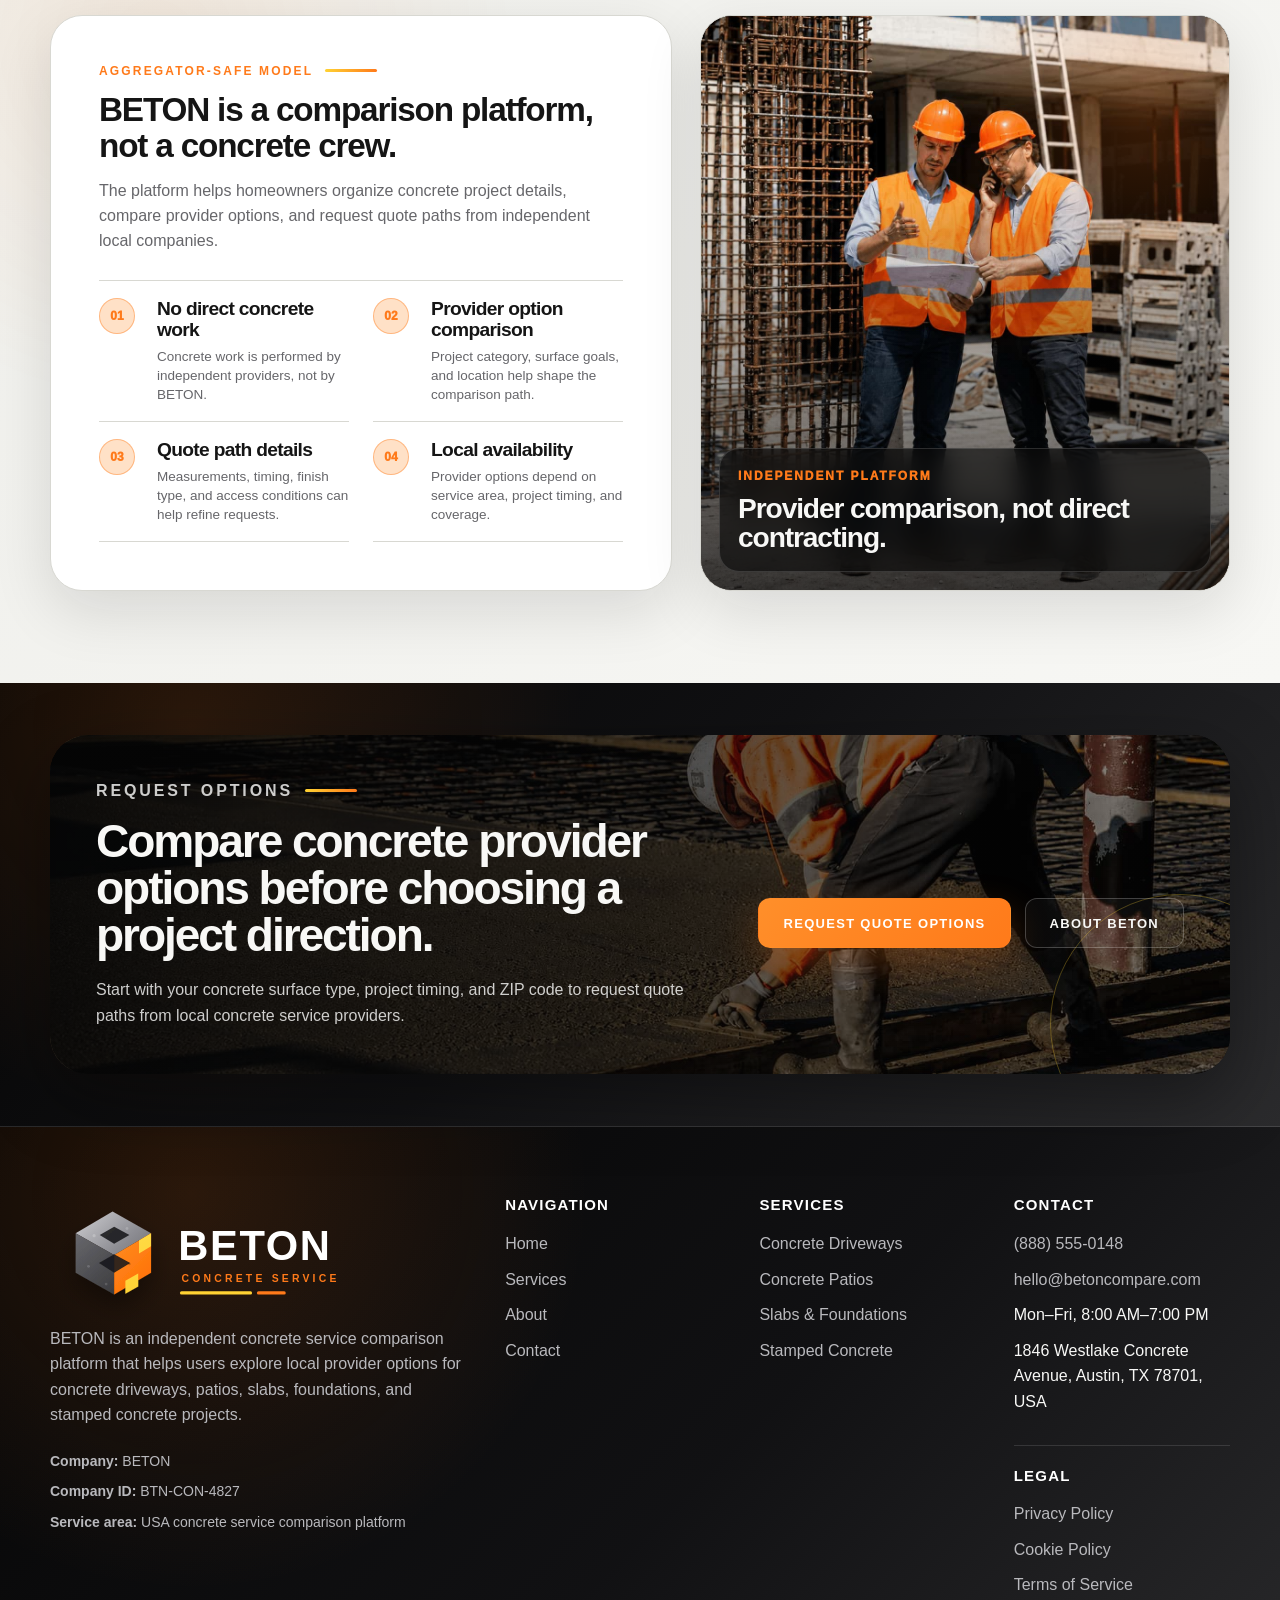
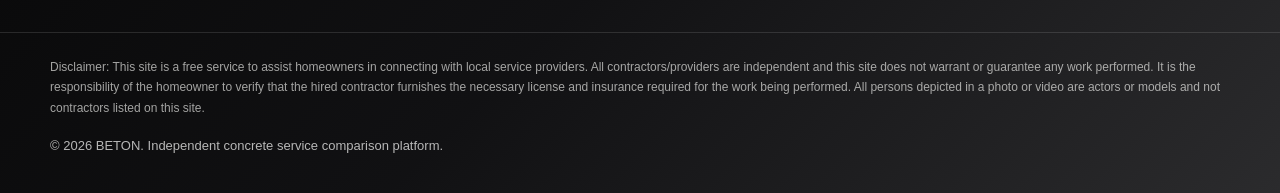
<file: services.html>
<!DOCTYPE html>
<html lang="en">

<head>
    <meta charset="UTF-8">
    <meta name="viewport" content="width=device-width, initial-scale=1.0">
    <title>Services | BETON Concrete Service Comparison</title>
    <meta name="description"
        content="Explore BETON concrete service categories and compare local provider options for driveways, patios, slabs, foundations, and stamped concrete.">

    <link rel="icon" href="assets/icons/favicon.svg" type="image/svg+xml">
    <link rel="stylesheet" href="css/style.css">
</head>

<body>
    <a class="skip-link" href="#main-content">Skip to content</a>

    <header class="site-header" aria-label="Main header">
        <div class="header-shell">
            <a class="site-logo" href="index.html" aria-label="BETON home">
                <img src="assets/icons/logo.svg" alt="BETON concrete service comparison platform logo">
            </a>

            <nav class="desktop-nav" aria-label="Main navigation">
                <a class="nav-link" href="index.html">Home</a>

                <div class="nav-dropdown">
                    <a class="nav-dropdown__button" href="services.html">
                        Services
                        <svg viewBox="0 0 24 24" aria-hidden="true">
                            <path d="M6 9L12 15L18 9" fill="none" stroke="currentColor" stroke-width="2.3"
                                stroke-linecap="round" stroke-linejoin="round" />
                        </svg>
                    </a>

                    <div class="nav-dropdown__menu" data-render-services="dropdown" aria-label="Concrete service links">
                    </div>
                </div>

                <a class="nav-link" href="about.html">About</a>
                <a class="nav-link" href="index.html#how-it-works">How It Works</a>
                <a class="nav-link" href="contact.html">Contact</a>
            </nav>

            <div class="header-actions">
                <a class="header-icon-btn" href="#" data-phone-link aria-label="Call BETON">
                    <svg viewBox="0 0 24 24" aria-hidden="true">
                        <path
                            d="M22 16.92V20A2 2 0 0 1 19.82 22A19.79 19.79 0 0 1 11.19 18.93A19.5 19.5 0 0 1 5.07 12.81A19.79 19.79 0 0 1 2 4.18A2 2 0 0 1 4 2H7.09A2 2 0 0 1 9.09 3.72L9.7 7.2A2 2 0 0 1 9.13 8.95L7.91 10.17A16 16 0 0 0 13.83 16.09L15.05 14.87A2 2 0 0 1 16.8 14.3L20.28 14.91A2 2 0 0 1 22 16.92Z"
                            fill="none" stroke="currentColor" stroke-width="2" stroke-linecap="round"
                            stroke-linejoin="round" />
                    </svg>
                </a>

                <a class="header-icon-btn header-icon-btn--mail" href="contact.html#contact-form"
                    aria-label="Go to contact form">
                    <svg viewBox="0 0 24 24" aria-hidden="true">
                        <path d="M4 5H20A2 2 0 0 1 22 7V17A2 2 0 0 1 20 19H4A2 2 0 0 1 2 17V7A2 2 0 0 1 4 5Z"
                            fill="none" stroke="currentColor" stroke-width="2" stroke-linecap="round"
                            stroke-linejoin="round" />
                        <path d="M22 7L12 13.5L2 7" fill="none" stroke="currentColor" stroke-width="2"
                            stroke-linecap="round" stroke-linejoin="round" />
                    </svg>
                </a>

                <a class="btn btn--primary header-cta" href="contact.html#contact-form">
                    <span data-phone-text>Compare Concrete Providers</span>
                </a>

                <button class="mobile-toggle" type="button" data-mobile-toggle aria-label="Open menu">
                    <span></span>
                </button>
            </div>
        </div>
    </header>

    <div class="mobile-menu" id="mobile-menu" aria-hidden="true">
        <div class="mobile-menu__top">
            <a class="mobile-menu__logo" href="index.html" aria-label="BETON home" data-menu-close>
                <img src="assets/icons/logo.svg" alt="BETON logo">
            </a>

            <button class="mobile-menu__close" type="button" data-mobile-close aria-label="Close menu">
                <svg viewBox="0 0 24 24" aria-hidden="true">
                    <path d="M6 6L18 18" fill="none" stroke="currentColor" stroke-width="2.4" stroke-linecap="round" />
                    <path d="M18 6L6 18" fill="none" stroke="currentColor" stroke-width="2.4" stroke-linecap="round" />
                </svg>
            </button>
        </div>

        <div class="mobile-menu__content">
            <nav class="mobile-menu__nav" aria-label="Mobile navigation">
                <a href="index.html" data-menu-close>Home</a>
                <a href="services.html" data-menu-close>Services</a>
                <a href="about.html" data-menu-close>About</a>
                <a href="contact.html" data-menu-close>Contact</a>
            </nav>

            <div class="mobile-menu__services">
                <p class="mobile-menu__label">Concrete services</p>
                <div class="mobile-menu__service-list" data-render-services="mobile"></div>
            </div>

            <div class="mobile-menu__contact">
                <a class="btn btn--primary" href="#" data-phone-link data-menu-close>
                    Call to Compare
                </a>
                <a class="btn btn--secondary" href="contact.html#contact-form" data-menu-close>
                    Request Options
                </a>
            </div>
        </div>
    </div>

    <main id="main-content">
        <section class="page-hero services-hero" aria-labelledby="services-hero-title">
            <div class="page-hero__inner">
                <div class="page-hero__content">
                    <span class="page-hero__kicker">Concrete service categories</span>

                    <h1 id="services-hero-title">
                        Explore concrete service categories for your project.
                    </h1>

                    <p>
                        BETON helps users compare provider options for common residential concrete project types,
                        from driveway access areas to patios, slabs, foundations, and decorative stamped surfaces.
                    </p>

                    <div class="btn-group">
                        <a class="btn btn--primary" href="contact.html#contact-form">
                            Request Quote Options
                            <svg viewBox="0 0 24 24" aria-hidden="true">
                                <path d="M5 12H19" fill="none" stroke="currentColor" stroke-width="2.2"
                                    stroke-linecap="round" />
                                <path d="M13 6L19 12L13 18" fill="none" stroke="currentColor" stroke-width="2.2"
                                    stroke-linecap="round" stroke-linejoin="round" />
                            </svg>
                        </a>

                        <a class="btn btn--secondary" href="#services-list">
                            View Categories
                        </a>
                    </div>
                </div>
            </div>
        </section>

    <section class="concrete-marquee concrete-marquee--icons" aria-label="Concrete service marquee">
        <div class="concrete-marquee__track">
            <div class="concrete-marquee__group">
                <div class="concrete-marquee__item">
                    <span>Concrete Driveways</span>
                </div>
    
                <span class="concrete-marquee__dot"></span>
    
                <div class="concrete-marquee__icon" aria-hidden="true">
                    <svg viewBox="0 0 64 64">
                        <path d="M10 40H38" />
                        <path d="M38 28H48L56 38V40H38V28Z" />
                        <path d="M14 40V30H36V40" />
                        <path d="M18 48A5 5 0 1 0 18 38A5 5 0 0 0 18 48Z" />
                        <path d="M48 48A5 5 0 1 0 48 38A5 5 0 0 0 48 48Z" />
                        <path d="M23 34H31" />
                        <path d="M44 32H49" />
                    </svg>
                </div>
    
                <div class="concrete-marquee__item">
                    <span>Patios</span>
                </div>
    
                <span class="concrete-marquee__dot"></span>
    
                <div class="concrete-marquee__icon" aria-hidden="true">
                    <svg viewBox="0 0 64 64">
                        <path d="M20 50L42 28" />
                        <path d="M35 21L49 35" />
                        <path d="M39 17L53 31" />
                        <path d="M18 52L12 46" />
                        <path d="M12 46L18 40" />
                        <path d="M46 24L52 18" />
                    </svg>
                </div>
    
                <div class="concrete-marquee__item">
                    <span>Slabs &amp; Foundations</span>
                </div>
    
                <span class="concrete-marquee__dot"></span>
    
                <div class="concrete-marquee__icon" aria-hidden="true">
                    <svg viewBox="0 0 64 64">
                        <path d="M10 38L32 26L54 38L32 50L10 38Z" />
                        <path d="M10 38V45L32 57L54 45V38" />
                        <path d="M20 38L32 31L44 38" />
                        <path d="M22 45L44 32" />
                        <path d="M42 45L20 32" />
                    </svg>
                </div>
    
                <div class="concrete-marquee__item">
                    <span>Stamped Concrete</span>
                </div>
    
                <span class="concrete-marquee__dot"></span>
    
                <div class="concrete-marquee__icon" aria-hidden="true">
                    <svg viewBox="0 0 64 64">
                        <path d="M24 10H40" />
                        <path d="M28 10L20 52" />
                        <path d="M36 10L44 52" />
                        <path d="M16 52H48" />
                        <path d="M24 24H40" />
                        <path d="M22 36H42" />
                    </svg>
                </div>
    
                <div class="concrete-marquee__item">
                    <span>Local Providers</span>
                </div>
    
                <span class="concrete-marquee__dot"></span>
    
                <div class="concrete-marquee__icon" aria-hidden="true">
                    <svg viewBox="0 0 64 64">
                        <path d="M32 56S50 43 50 24A18 18 0 0 0 14 24C14 43 32 56 32 56Z" />
                        <path d="M32 30A6 6 0 1 0 32 18A6 6 0 0 0 32 30Z" />
                    </svg>
                </div>
    
                <div class="concrete-marquee__item">
                    <span>Quality Options</span>
                </div>
            </div>
    
            <div class="concrete-marquee__group" aria-hidden="true">
                <div class="concrete-marquee__item">
                    <span>Concrete Driveways</span>
                </div>
    
                <span class="concrete-marquee__dot"></span>
    
                <div class="concrete-marquee__icon" aria-hidden="true">
                    <svg viewBox="0 0 64 64">
                        <path d="M10 40H38" />
                        <path d="M38 28H48L56 38V40H38V28Z" />
                        <path d="M14 40V30H36V40" />
                        <path d="M18 48A5 5 0 1 0 18 38A5 5 0 0 0 18 48Z" />
                        <path d="M48 48A5 5 0 1 0 48 38A5 5 0 0 0 48 48Z" />
                        <path d="M23 34H31" />
                        <path d="M44 32H49" />
                    </svg>
                </div>
    
                <div class="concrete-marquee__item">
                    <span>Patios</span>
                </div>
    
                <span class="concrete-marquee__dot"></span>
    
                <div class="concrete-marquee__icon" aria-hidden="true">
                    <svg viewBox="0 0 64 64">
                        <path d="M20 50L42 28" />
                        <path d="M35 21L49 35" />
                        <path d="M39 17L53 31" />
                        <path d="M18 52L12 46" />
                        <path d="M12 46L18 40" />
                        <path d="M46 24L52 18" />
                    </svg>
                </div>
    
                <div class="concrete-marquee__item">
                    <span>Slabs &amp; Foundations</span>
                </div>
    
                <span class="concrete-marquee__dot"></span>
    
                <div class="concrete-marquee__icon" aria-hidden="true">
                    <svg viewBox="0 0 64 64">
                        <path d="M10 38L32 26L54 38L32 50L10 38Z" />
                        <path d="M10 38V45L32 57L54 45V38" />
                        <path d="M20 38L32 31L44 38" />
                        <path d="M22 45L44 32" />
                        <path d="M42 45L20 32" />
                    </svg>
                </div>
    
                <div class="concrete-marquee__item">
                    <span>Stamped Concrete</span>
                </div>
    
                <span class="concrete-marquee__dot"></span>
    
                <div class="concrete-marquee__icon" aria-hidden="true">
                    <svg viewBox="0 0 64 64">
                        <path d="M24 10H40" />
                        <path d="M28 10L20 52" />
                        <path d="M36 10L44 52" />
                        <path d="M16 52H48" />
                        <path d="M24 24H40" />
                        <path d="M22 36H42" />
                    </svg>
                </div>
    
                <div class="concrete-marquee__item">
                    <span>Local Providers</span>
                </div>
    
                <span class="concrete-marquee__dot"></span>
    
                <div class="concrete-marquee__icon" aria-hidden="true">
                    <svg viewBox="0 0 64 64">
                        <path d="M32 56S50 43 50 24A18 18 0 0 0 14 24C14 43 32 56 32 56Z" />
                        <path d="M32 30A6 6 0 1 0 32 18A6 6 0 0 0 32 30Z" />
                    </svg>
                </div>
    
                <div class="concrete-marquee__item">
                    <span>Quality Options</span>
                </div>
            </div>
        </div>
    </section>

    <section class="services-square-showcase section section--light" id="services-list"
        aria-labelledby="services-list-title">
        <div class="services-square-container">
            <div class="services-square-layout">
                <div class="services-square-intro">
                    <p class="section-kicker">Our services</p>
                    <h2 id="services-list-title">Concrete Services You Can Compare</h2>
                    <p>
                        Explore local provider options for every type of concrete project.
                    </p>
    
                    <a class="services-square-button" href="services.html">
                        View All Services
                        <span>→</span>
                    </a>
                </div>
    
                <div class="services-square-grid" aria-label="Concrete service category cards">
                    <a class="service-square-card" href="concrete-driveways.html">
                        <img src="assets/images/driveway-card.jpg"
                            alt="Concrete driveway surface near a residential garage">
    
                        <span class="service-square-card__icon">
                            <svg viewBox="0 0 64 64" aria-hidden="true">
                                <path d="M22 54L29 24H35L42 54" />
                                <path d="M18 54H46" />
                                <path d="M28 34H36" />
                                <path d="M26 43H38" />
                                <path d="M20 22L32 12L44 22" />
                                <path d="M24 22V16H40V22" />
                                <path d="M27 22H37" />
                            </svg>
                        </span>
    
                        <span class="service-square-card__line"></span>
    
                        <span class="service-square-card__content">
                            <strong>Concrete Driveways</strong>
                            <span>Compare providers for new driveways, replacements, and concrete access areas.</span>
                            <em>→</em>
                        </span>
                    </a>
    
                    <a class="service-square-card" href="concrete-patios.html">
                        <img src="assets/images/patio-card.jpg" alt="Backyard concrete patio surface">
    
                        <span class="service-square-card__icon">
                            <svg viewBox="0 0 64 64" aria-hidden="true">
                                <path d="M12 44H52" />
                                <path d="M16 34H48" />
                                <path d="M20 24H44" />
                                <path d="M18 24L12 44" />
                                <path d="M46 24L52 44" />
                                <path d="M24 24L22 44" />
                                <path d="M40 24L42 44" />
                                <path d="M23 18C23 14 26 11 32 11C38 11 41 14 41 18" />
                                <path d="M26 18V24" />
                                <path d="M38 18V24" />
                            </svg>
                        </span>
    
                        <span class="service-square-card__line"></span>
    
                        <span class="service-square-card__content">
                            <strong>Concrete Patios</strong>
                            <span>Explore local options for patios, outdoor living spaces, and backyard concrete.</span>
                            <em>→</em>
                        </span>
                    </a>
    
                    <a class="service-square-card" href="slabs-foundations.html">
                        <img src="assets/images/slab-card.jpg" alt="Concrete slab and foundation preparation">
    
                        <span class="service-square-card__icon">
                            <svg viewBox="0 0 64 64" aria-hidden="true">
                                <path d="M10 38L32 25L54 38L32 51L10 38Z" />
                                <path d="M10 38V45L32 58L54 45V38" />
                                <path d="M20 38L32 31L44 38" />
                                <path d="M22 45L44 32" />
                                <path d="M32 51V58" />
                                <path d="M42 45L20 32" />
                            </svg>
                        </span>
    
                        <span class="service-square-card__line"></span>
    
                        <span class="service-square-card__content">
                            <strong>Slabs &amp; Foundations</strong>
                            <span>Review providers for garage slabs, foundations, shed bases, and structural
                                concrete.</span>
                            <em>→</em>
                        </span>
                    </a>
    
                    <a class="service-square-card" href="stamped-concrete.html">
                        <img src="assets/images/stamped-card.jpg" alt="Stamped concrete decorative pattern surface">
    
                        <span class="service-square-card__icon">
                            <svg viewBox="0 0 64 64" aria-hidden="true">
                                <rect x="13" y="13" width="38" height="38" rx="6" />
                                <path d="M13 28H51" />
                                <path d="M13 39H51" />
                                <path d="M26 13V28" />
                                <path d="M38 28V39" />
                                <path d="M25 39V51" />
                                <path d="M39 13V22" />
                                <path d="M22 22L30 14" />
                                <path d="M34 50L50 34" />
                            </svg>
                        </span>
    
                        <span class="service-square-card__line"></span>
    
                        <span class="service-square-card__content">
                            <strong>Stamped Concrete</strong>
                            <span>Find providers for decorative concrete, stamped patterns, and textured finishes.</span>
                            <em>→</em>
                        </span>
                    </a>
                </div>
            </div>
        </div>
    </section>

    <section class="choice-steps-section section section--dark" aria-labelledby="choice-steps-title">
        <div class="container">
            <div class="choice-steps">
                <div class="choice-steps__intro">
                    <p class="section-kicker">How it works</p>
    
                    <h2 id="choice-steps-title">
                        Three steps to the <span>best choice.</span>
                    </h2>
    
                    <p>
                        Simple, fast, and transparent.
                    </p>
                </div>
    
                <div class="choice-steps__line" aria-label="Concrete provider comparison steps">
                    <article class="choice-step">
                        <div class="choice-step__top">
                            <strong>01</strong>
    
                            <span class="choice-step__icon">
                            <svg viewBox="0 0 64 64" aria-hidden="true">
                                <path d="M14 30L28 18L41 24" />
                                <path d="M28 18L31 28" />
                                <path d="M31 28L49 30" />
                                <path d="M49 30L53 36" />
                                <path d="M53 36L43 38" />
                                <path d="M43 38L35 34" />
                                <path d="M35 34L28 43" />
                                <path d="M28 43L20 39" />
                                <path d="M20 39L24 33" />
                                <path d="M14 30L20 39" />
                            
                                <path d="M39 35V51" />
                                <path d="M35 51H43" />
                                <path d="M36 43H42" />
                            </svg>
                            </span>
                        </div>
    
                        <h3>Tell us your project</h3>
                        <p>
                            Answer a few questions about your concrete project.
                        </p>
                    </article>
    
                    <span class="choice-steps__arrow" aria-hidden="true">→</span>
    
                    <article class="choice-step">
                        <div class="choice-step__top">
                            <strong>02</strong>
    
                            <span class="choice-step__icon">
                            <svg viewBox="0 0 64 64" aria-hidden="true">
                                <rect x="13" y="13" width="38" height="38" rx="3" />
                                <path d="M13 27H51" />
                                <path d="M27 13V51" />
                                <path d="M38 27V51" />
                            
                                <path d="M18 20H23" />
                                <path d="M19 34L24 39" />
                                <path d="M24 34L19 39" />
                            
                                <path d="M32 19H45" />
                                <path d="M32 35H34" />
                                <path d="M32 43H34" />
                                <path d="M43 35H45" />
                                <path d="M43 43H45" />
                            </svg>
                            </span>
                        </div>
    
                        <h3>Compare local</h3>
                        <p>
                            We match you with quote paths and provider options.
                        </p>
                    </article>
    
                    <span class="choice-steps__arrow" aria-hidden="true">→</span>
    
                    <article class="choice-step">
                        <div class="choice-step__top">
                            <strong>03</strong>
    
                            <span class="choice-step__icon">
                                <svg viewBox="0 0 64 64" aria-hidden="true">
                                    <path d="M14 16H48C50 16 52 18 52 20V45C52 47 50 49 48 49H20L14 55V20C14 18 16 16 18 16Z" />
                                    <path d="M44 16V23H52" />
                                
                                    <path d="M24 40V31" />
                                    <path d="M24 31L32 25L40 31" />
                                    <path d="M27 40V32H37V40" />
                                    <path d="M30 40V35H34V40" />
                                
                                    <path d="M22 46H42" />
                                    <path d="M43 37L47 41L55 32" />
                                </svg>
                            </span>
                        </div>
    
                        <h3>Choose &amp; build</h3>
                        <p>
                            Compare details, review options, and choose the best fit.
                        </p>
                    </article>
                </div>
            </div>
        </div>
    </section>


            <section class="verification-strip section section--light" aria-labelledby="verification-title">
                <div class="container">
                    <div class="section-heading section-heading--center">
                        <p class="section-kicker">Provider comparison</p>
                        <h2 id="verification-title">What users can compare before choosing a concrete path.</h2>
                    </div>
            
                    <div class="verification-line" aria-label="Provider comparison factors">
                        <article>
                            <h3>Provider details</h3>
                            <p>Review service focus, project categories, and available request options.</p>
                        </article>
            
                        <article>
                            <h3>Local availability</h3>
                            <p>Availability can vary by location, project size, timing, and provider coverage.</p>
                        </article>
            
                        <article>
                            <h3>Project-fit</h3>
                            <p>Compare options based on surface type, finish goals, site access, and timing.</p>
                        </article>
            
                        <article>
                            <h3>Quote request</h3>
                            <p>Start a request path with project details before moving forward with providers.</p>
                        </article>
                    </div>
                </div>
            </section>

                <section class="services-faq-dark section section--dark" id="faq" aria-labelledby="services-faq-title">
                    <div class="container">
                        <div class="services-faq-dark__grid">
                            <div class="services-faq-dark__intro">
                                <p class="section-kicker">Common questions</p>
                                <h2 id="services-faq-title">Questions before comparing concrete service options.</h2>
                                <p>
                                    Quick answers about BETON, provider comparison, quote paths, and how users can prepare before
                                    choosing an independent concrete provider.
                                </p>
                            </div>
                
                            <div class="services-faq-dark__list faq-list" aria-label="Concrete service questions">
                                <article class="faq-item is-open">
                                    <button class="faq-question" type="button">
                                        Is BETON a concrete contractor?
                                        <svg viewBox="0 0 24 24" aria-hidden="true">
                                            <path d="M12 5V19" fill="none" stroke="currentColor" stroke-width="2.2"
                                                stroke-linecap="round" />
                                            <path d="M5 12H19" fill="none" stroke="currentColor" stroke-width="2.2"
                                                stroke-linecap="round" />
                                        </svg>
                                    </button>
                                    <div class="faq-answer">
                                        <div class="faq-answer__inner">
                                            <p>
                                                No. BETON is an independent comparison platform. It helps users explore provider
                                                options,
                                                but it does not pour, install, repair, or replace concrete directly.
                                            </p>
                                        </div>
                                    </div>
                                </article>
                
                                <article class="faq-item">
                                    <button class="faq-question" type="button">
                                        What concrete project types can I compare?
                                        <svg viewBox="0 0 24 24" aria-hidden="true">
                                            <path d="M12 5V19" fill="none" stroke="currentColor" stroke-width="2.2"
                                                stroke-linecap="round" />
                                            <path d="M5 12H19" fill="none" stroke="currentColor" stroke-width="2.2"
                                                stroke-linecap="round" />
                                        </svg>
                                    </button>
                                    <div class="faq-answer">
                                        <div class="faq-answer__inner">
                                            <p>
                                                Users can explore options for driveways, patios, slabs, foundations, stamped concrete,
                                                decorative surfaces, and related residential concrete projects.
                                            </p>
                                        </div>
                                    </div>
                                </article>
                
                                <article class="faq-item">
                                    <button class="faq-question" type="button">
                                        What details help shape a quote request?
                                        <svg viewBox="0 0 24 24" aria-hidden="true">
                                            <path d="M12 5V19" fill="none" stroke="currentColor" stroke-width="2.2"
                                                stroke-linecap="round" />
                                            <path d="M5 12H19" fill="none" stroke="currentColor" stroke-width="2.2"
                                                stroke-linecap="round" />
                                        </svg>
                                    </button>
                                    <div class="faq-answer">
                                        <div class="faq-answer__inner">
                                            <p>
                                                Project type, approximate size, ZIP code, timing, finish goals, surface condition,
                                                access notes, and drainage concerns can help organize the request path.
                                            </p>
                                        </div>
                                    </div>
                                </article>
                
                                <article class="faq-item">
                                    <button class="faq-question" type="button">
                                        Who performs the actual concrete work?
                                        <svg viewBox="0 0 24 24" aria-hidden="true">
                                            <path d="M12 5V19" fill="none" stroke="currentColor" stroke-width="2.2"
                                                stroke-linecap="round" />
                                            <path d="M5 12H19" fill="none" stroke="currentColor" stroke-width="2.2"
                                                stroke-linecap="round" />
                                        </svg>
                                    </button>
                                    <div class="faq-answer">
                                        <div class="faq-answer__inner">
                                            <p>
                                                Concrete work is performed by independent providers. Users should verify provider
                                                license, insurance, pricing, availability, written terms, and project scope before
                                                hiring.
                                            </p>
                                        </div>
                                    </div>
                                </article>
                            </div>
                        </div>
                    </div>
                </section>

<section class="platform-model-section section section--soft" aria-labelledby="platform-model-title">
    <div class="container">
        <div class="platform-model">
            <div class="platform-model__content">
                <p class="section-kicker">Aggregator-safe model</p>

                <h2 id="platform-model-title">
                    BETON is a comparison platform, not a concrete crew.
                </h2>

                <p>
                    The platform helps homeowners organize concrete project details, compare provider options,
                    and request quote paths from independent local companies.
                </p>

                <div class="platform-model__list" aria-label="BETON comparison model">
                    <div class="platform-model__item">
                        <span>01</span>
                        <div>
                            <h3>No direct concrete work</h3>
                            <p>Concrete work is performed by independent providers, not by BETON.</p>
                        </div>
                    </div>

                    <div class="platform-model__item">
                        <span>02</span>
                        <div>
                            <h3>Provider option comparison</h3>
                            <p>Project category, surface goals, and location help shape the comparison path.</p>
                        </div>
                    </div>

                    <div class="platform-model__item">
                        <span>03</span>
                        <div>
                            <h3>Quote path details</h3>
                            <p>Measurements, timing, finish type, and access conditions can help refine requests.</p>
                        </div>
                    </div>

                    <div class="platform-model__item">
                        <span>04</span>
                        <div>
                            <h3>Local availability</h3>
                            <p>Provider options depend on service area, project timing, and coverage.</p>
                        </div>
                    </div>
                </div>
            </div>

            <div class="platform-model__visual">
                <img src="assets/images/fresh-concrete.jpg" alt="Fresh concrete surface detail">

                <div class="platform-model__badge">
                    <span>Independent platform</span>
                    <strong>Provider comparison, not direct contracting.</strong>
                </div>
            </div>
        </div>
    </div>
</section>

        <section class="home-final-cta section section--dark" aria-labelledby="services-cta-title">
            <div class="container">
                <div class="cta-card services-cta-card">
                    <div class="cta-card__content">
                        <p class="section-kicker">Request options</p>
                        <h2 id="services-cta-title">Compare concrete provider options before choosing a project
                            direction.</h2>
                        <p>
                            Start with your concrete surface type, project timing, and ZIP code to request quote paths
                            from local concrete service providers.
                        </p>

                        <div class="btn-group">
                            <a class="btn btn--primary" href="contact.html#contact-form">
                                Request Quote Options
                            </a>
                            <a class="btn btn--secondary" href="about.html">
                                About BETON
                            </a>
                        </div>
                    </div>
                </div>
            </div>
        </section>
    </main>

    <footer class="site-footer" aria-label="Website footer">
        <div class="footer-main">
            <div class="container">
                <div class="footer-grid">
                    <div class="footer-brand">
                        <a class="footer-logo" href="index.html" aria-label="BETON home">
                            <img src="assets/icons/logo.svg" alt="BETON logo">
                        </a>

                        <p class="footer-description" data-config="footer.description">
                            BETON is an independent concrete service comparison platform that helps users explore local
                            provider options.
                        </p>

                        <div class="footer-meta">
                            <span><strong>Company:</strong> <span data-config="company.name">BETON</span></span>
                            <span><strong>Company ID:</strong> <span
                                    data-config="company.companyId">BTN-CON-4827</span></span>
                            <span><strong>Service area:</strong> <span data-config="company.serviceArea">USA concrete
                                    service comparison platform</span></span>
                        </div>
                    </div>

                    <div class="footer-column">
                        <h3>Navigation</h3>
                        <ul class="footer-list">
                            <li><a href="index.html">Home</a></li>
                            <li><a href="services.html">Services</a></li>
                            <li><a href="about.html">About</a></li>
                            <li><a href="contact.html">Contact</a></li>
                        </ul>
                    </div>

                    <div class="footer-column">
                        <h3>Services</h3>
                        <ul class="footer-list" data-render-services="footer"></ul>
                    </div>

                    <div class="footer-column">
                        <h3>Contact</h3>
                        <ul class="footer-list">
                            <li>
                                <a class="footer-contact-link" href="#" data-phone-link>
                                    <span data-config="contact.phoneDisplay">(888) 555-0148</span>
                                </a>
                            </li>
                            <li>
                                <a class="footer-contact-link" href="#" data-email-link>
                                    <span data-config="contact.email">hello@betoncompare.com</span>
                                </a>
                            </li>
                            <li>
                                <span data-config="contact.supportHours">Mon–Fri, 8:00 AM–7:00 PM</span>
                            </li>
                            <li>
                                <span data-config="company.address">1846 Westlake Concrete Avenue, Austin, TX 78701,
                                    USA</span>
                            </li>
                        </ul>

                        <h3 class="footer-legal-title">Legal</h3>
                        <ul class="footer-list" data-render-legal-links></ul>
                    </div>
                </div>
            </div>
        </div>

        <div class="footer-bottom">
            <div class="container">
                <p class="footer-disclaimer" data-config="footer.disclaimer">
                    Disclaimer: This site is a free service to assist homeowners in connecting with local service
                    providers. All contractors/providers are independent and this site does not warrant or guarantee any
                    work performed. It is the responsibility of the homeowner to verify that the hired contractor
                    furnishes the necessary license and insurance required for the work being performed. All persons
                    depicted in a photo or video are actors or models and not contractors listed on this site.
                </p>

                <p class="footer-copy">
                    © <span data-current-year></span> <span data-config="company.name">BETON</span>. Independent
                    concrete service comparison platform.
                </p>
            </div>
        </div>
    </footer>

    <script src="js/config.js"></script>
    <script src="js/main.js"></script>
    <script src="js/services.js"></script>
</body>

</html>
</file>
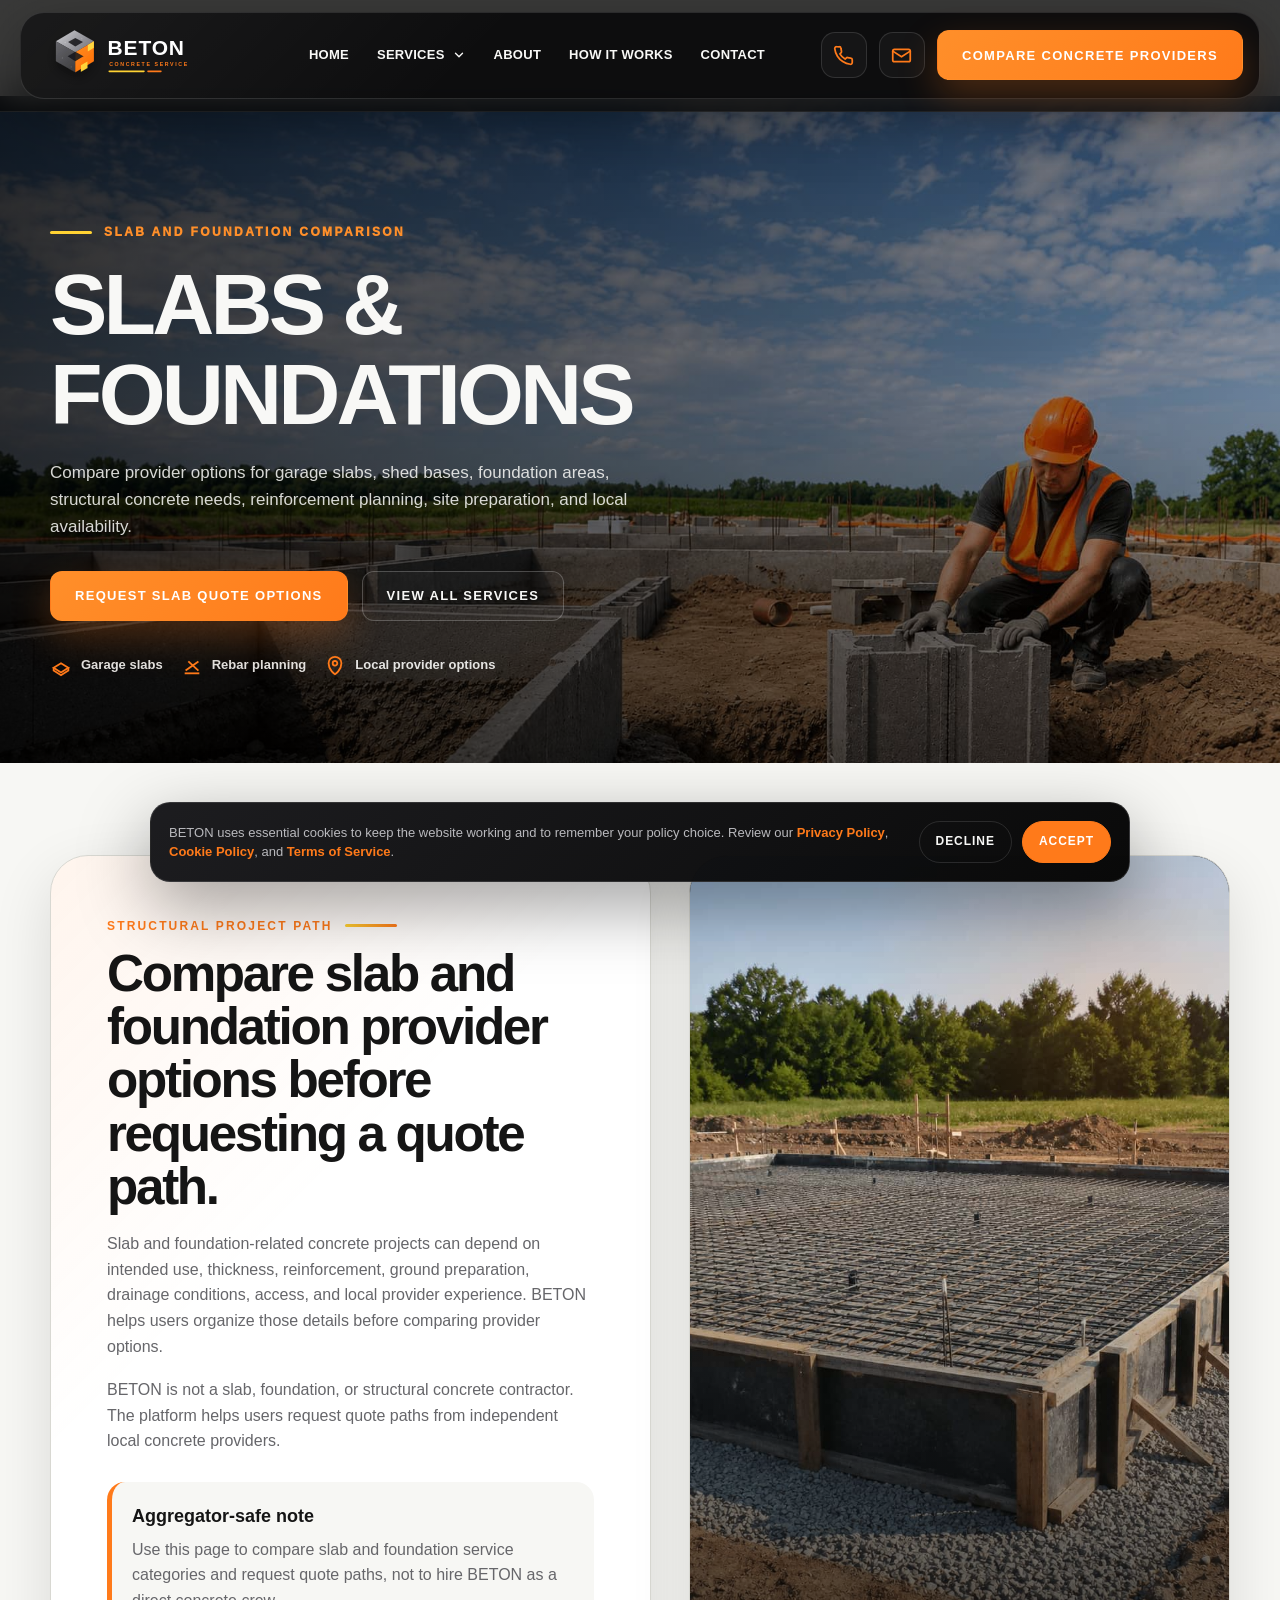
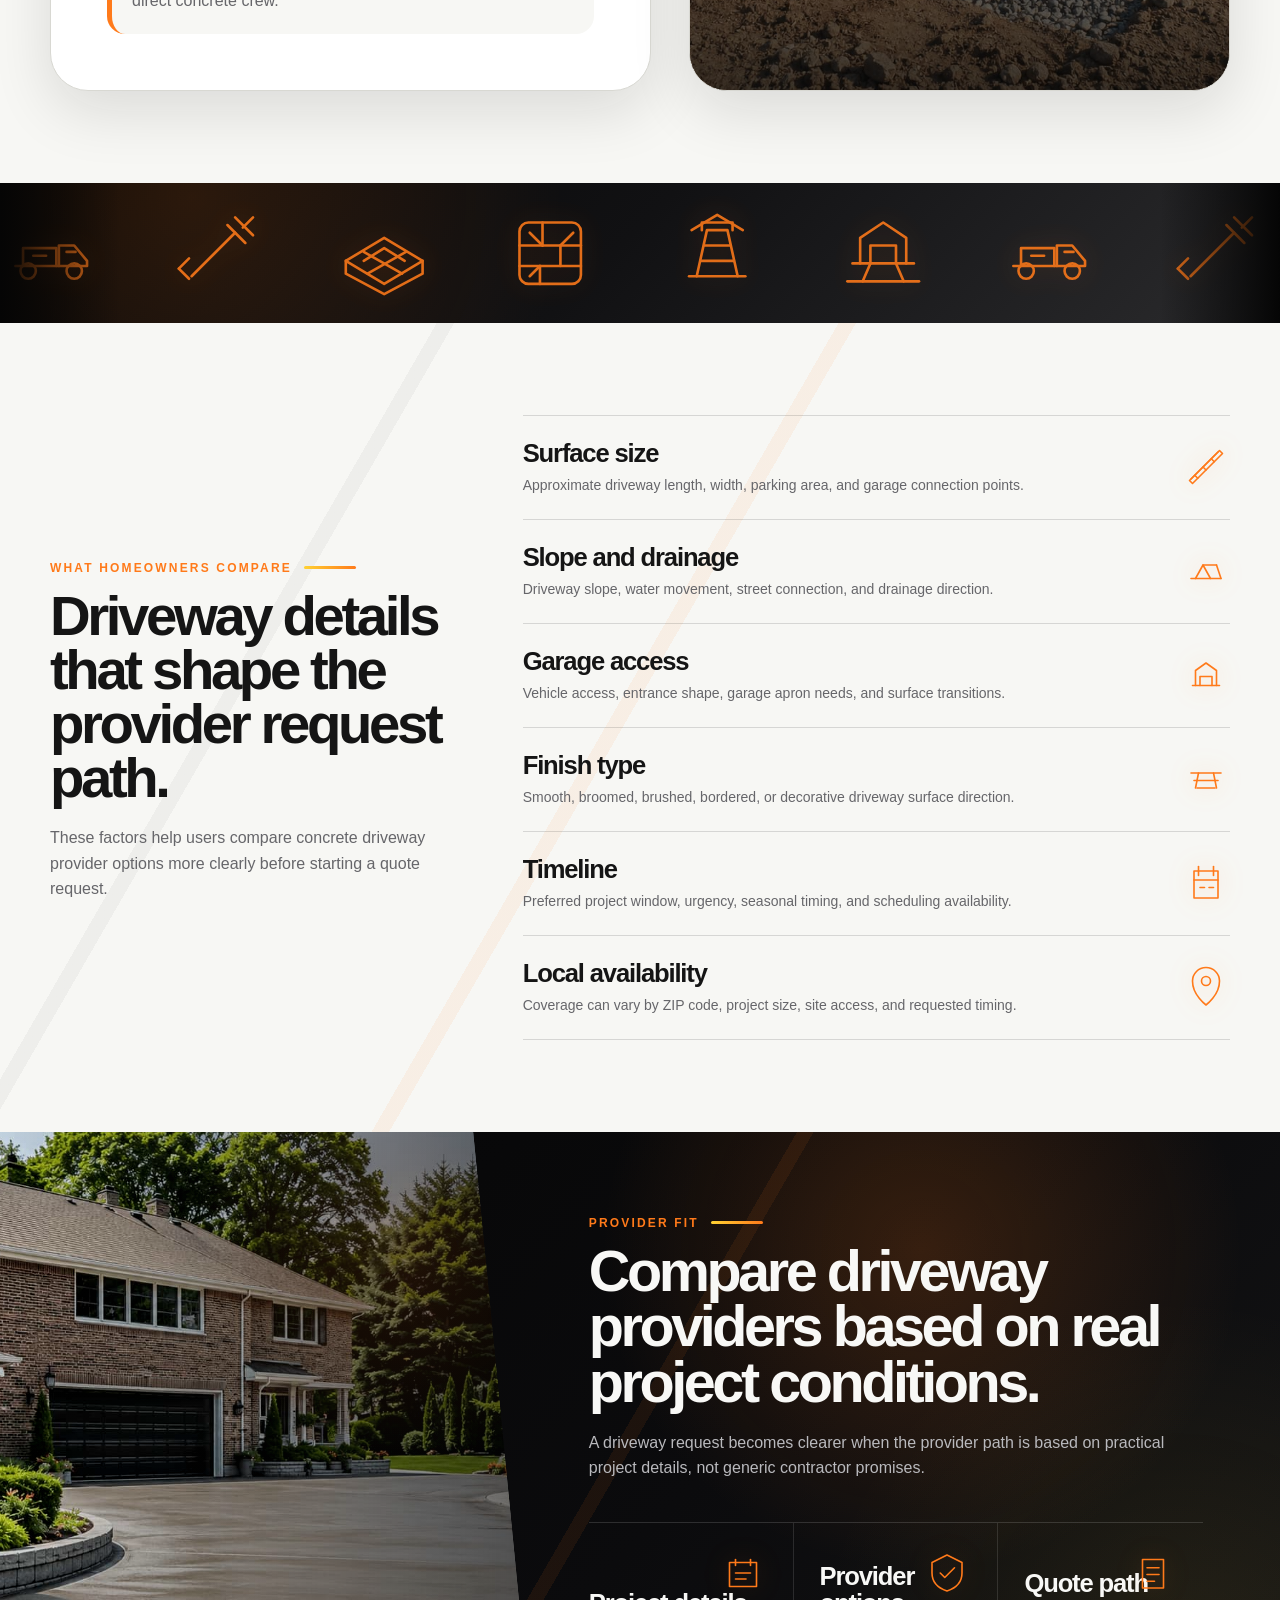
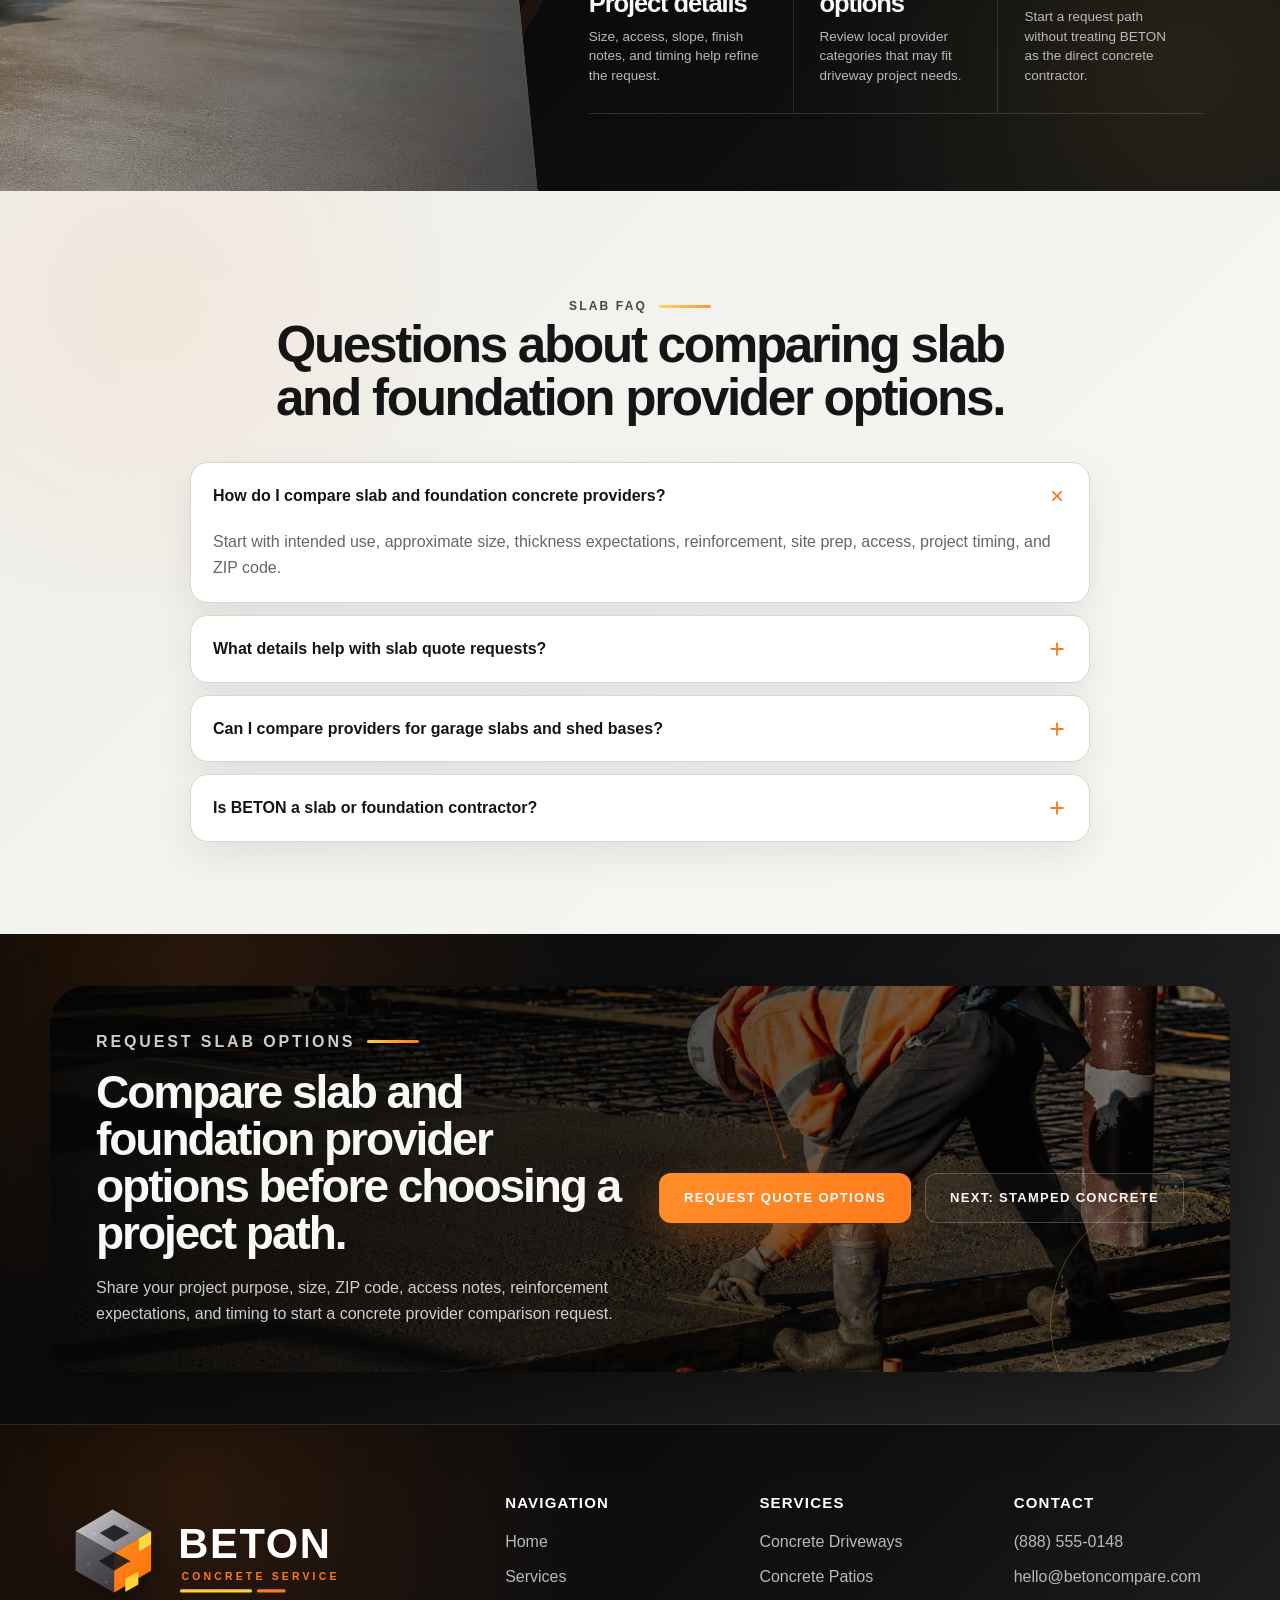
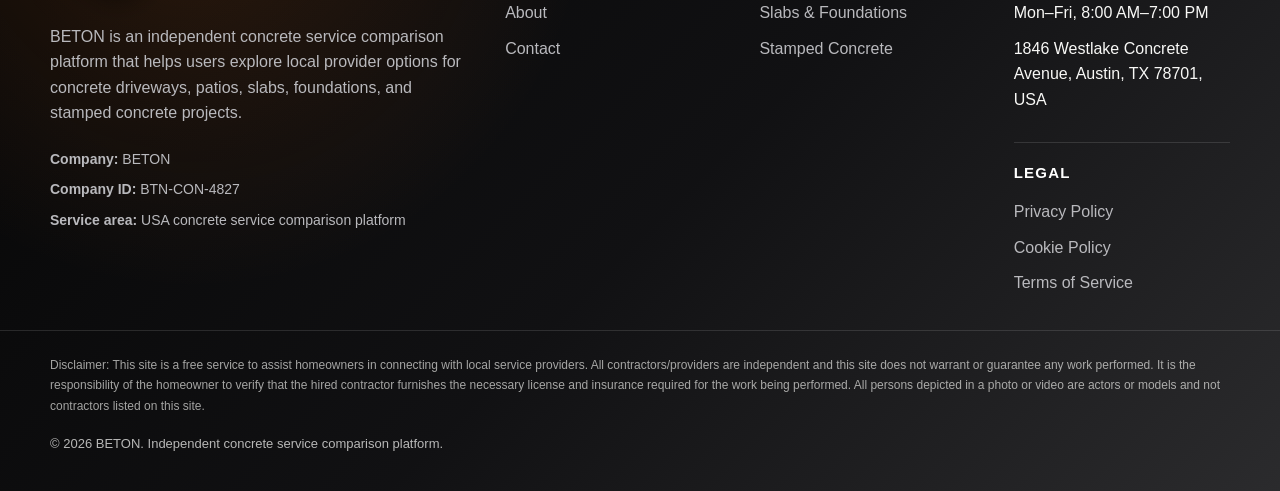
<file: slabs-foundations.html>
<!DOCTYPE html>
<html lang="en">

<head>
    <meta charset="UTF-8">
    <meta name="viewport" content="width=device-width, initial-scale=1.0">
    <title>Slabs & Foundations | BETON Concrete Provider Comparison</title>
    <meta name="description"
        content="Compare concrete provider options for garage slabs, shed bases, foundation areas, reinforcement, thickness, site prep, and local availability.">

    <link rel="icon" href="assets/icons/favicon.svg" type="image/svg+xml">
    <link rel="stylesheet" href="css/style.css">

    <script type="application/ld+json">
        {
            "@context": "https://schema.org",
            "@type": "FAQPage",
            "mainEntity": [
                {
                    "@type": "Question",
                    "name": "How do I compare slab and foundation concrete providers?",
                    "acceptedAnswer": {
                        "@type": "Answer",
                        "text": "You can compare slab and foundation provider options by reviewing project purpose, size, thickness, reinforcement, site preparation, access, timing, and local provider availability."
                    }
                },
                {
                    "@type": "Question",
                    "name": "What details help with slab quote requests?",
                    "acceptedAnswer": {
                        "@type": "Answer",
                        "text": "Useful details include intended use, approximate size, required thickness, reinforcement needs, access conditions, drainage, and project timing."
                    }
                },
                {
                    "@type": "Question",
                    "name": "Can I compare providers for garage slabs and shed bases?",
                    "acceptedAnswer": {
                        "@type": "Answer",
                        "text": "Yes. BETON helps users explore provider options for garage slabs, shed bases, foundation areas, and other structural concrete project paths."
                    }
                },
                {
                    "@type": "Question",
                    "name": "Is BETON a slab or foundation contractor?",
                    "acceptedAnswer": {
                        "@type": "Answer",
                        "text": "No. BETON is an independent concrete service comparison platform and does not perform slab or foundation work directly."
                    }
                }
            ]
        }
    </script>
</head>

<body>
    <a class="skip-link" href="#main-content">Skip to content</a>

    <header class="site-header" aria-label="Main header">
        <div class="header-shell">
            <a class="site-logo" href="index.html" aria-label="BETON home">
                <img src="assets/icons/logo.svg" alt="BETON concrete service comparison platform logo">
            </a>

            <nav class="desktop-nav" aria-label="Main navigation">
                <a class="nav-link" href="index.html">Home</a>

                <div class="nav-dropdown">
                    <a class="nav-dropdown__button" href="services.html">
                        Services
                        <svg viewBox="0 0 24 24" aria-hidden="true">
                            <path d="M6 9L12 15L18 9" fill="none" stroke="currentColor" stroke-width="2.3"
                                stroke-linecap="round" stroke-linejoin="round" />
                        </svg>
                    </a>

                    <div class="nav-dropdown__menu" data-render-services="dropdown" aria-label="Concrete service links">
                    </div>
                </div>

                <a class="nav-link" href="about.html">About</a>
                <a class="nav-link" href="index.html#how-it-works">How It Works</a>
                <a class="nav-link" href="contact.html">Contact</a>
            </nav>

            <div class="header-actions">
                <a class="header-icon-btn" href="#" data-phone-link aria-label="Call BETON">
                    <svg viewBox="0 0 24 24" aria-hidden="true">
                        <path
                            d="M22 16.92V20A2 2 0 0 1 19.82 22A19.79 19.79 0 0 1 11.19 18.93A19.5 19.5 0 0 1 5.07 12.81A19.79 19.79 0 0 1 2 4.18A2 2 0 0 1 4 2H7.09A2 2 0 0 1 9.09 3.72L9.7 7.2A2 2 0 0 1 9.13 8.95L7.91 10.17A16 16 0 0 0 13.83 16.09L15.05 14.87A2 2 0 0 1 16.8 14.3L20.28 14.91A2 2 0 0 1 22 16.92Z"
                            fill="none" stroke="currentColor" stroke-width="2" stroke-linecap="round"
                            stroke-linejoin="round" />
                    </svg>
                </a>

                <a class="header-icon-btn header-icon-btn--mail" href="contact.html#contact-form"
                    aria-label="Go to contact form">
                    <svg viewBox="0 0 24 24" aria-hidden="true">
                        <path d="M4 5H20A2 2 0 0 1 22 7V17A2 2 0 0 1 20 19H4A2 2 0 0 1 2 17V7A2 2 0 0 1 4 5Z"
                            fill="none" stroke="currentColor" stroke-width="2" stroke-linecap="round"
                            stroke-linejoin="round" />
                        <path d="M22 7L12 13.5L2 7" fill="none" stroke="currentColor" stroke-width="2"
                            stroke-linecap="round" stroke-linejoin="round" />
                    </svg>
                </a>

                <a class="btn btn--primary header-cta" href="contact.html#contact-form">
                    <span data-phone-text>Compare Concrete Providers</span>
                </a>

                <button class="mobile-toggle" type="button" data-mobile-toggle aria-label="Open menu">
                    <span></span>
                </button>
            </div>
        </div>
    </header>

    <div class="mobile-menu" id="mobile-menu" aria-hidden="true">
        <div class="mobile-menu__top">
            <a class="mobile-menu__logo" href="index.html" aria-label="BETON home" data-menu-close>
                <img src="assets/icons/logo.svg" alt="BETON logo">
            </a>

            <button class="mobile-menu__close" type="button" data-mobile-close aria-label="Close menu">
                <svg viewBox="0 0 24 24" aria-hidden="true">
                    <path d="M6 6L18 18" fill="none" stroke="currentColor" stroke-width="2.4" stroke-linecap="round" />
                    <path d="M18 6L6 18" fill="none" stroke="currentColor" stroke-width="2.4" stroke-linecap="round" />
                </svg>
            </button>
        </div>

        <div class="mobile-menu__content">
            <nav class="mobile-menu__nav" aria-label="Mobile navigation">
                <a href="index.html" data-menu-close>Home</a>
                <a href="services.html" data-menu-close>Services</a>
                <a href="about.html" data-menu-close>About</a>
                <a href="contact.html" data-menu-close>Contact</a>
            </nav>

            <div class="mobile-menu__services">
                <p class="mobile-menu__label">Concrete services</p>
                <div class="mobile-menu__service-list" data-render-services="mobile"></div>
            </div>

            <div class="mobile-menu__contact">
                <a class="btn btn--primary" href="#" data-phone-link data-menu-close>
                    Call to Compare
                </a>
                <a class="btn btn--secondary" href="contact.html#contact-form" data-menu-close>
                    Request Options
                </a>
            </div>
        </div>
    </div>

    <main id="main-content">
        <section class="page-hero slabs-hero" aria-labelledby="slabs-hero-title">
            <div class="page-hero__inner">
                <div class="page-hero__content">
                    <span class="page-hero__kicker">Slab and foundation comparison</span>

                    <h1 id="slabs-hero-title">Slabs &amp; Foundations</h1>

                    <p>
                        Compare provider options for garage slabs, shed bases, foundation areas,
                        structural concrete needs, reinforcement planning, site preparation, and local availability.
                    </p>

                    <div class="btn-group">
                        <a class="btn btn--primary" href="contact.html#contact-form">
                            Request Slab Quote Options
                        </a>

                        <a class="btn btn--secondary" href="services.html">
                            View All Services
                        </a>
                    </div>

                    <div class="hero-chips" aria-label="Slab and foundation comparison highlights">
                        <span class="hero-chip service-hero-chip">
                            <svg viewBox="0 0 24 24" aria-hidden="true">
                                <path d="M4 14L12 9L20 14L12 19L4 14Z" fill="none" stroke="currentColor"
                                    stroke-width="2" />
                                <path d="M4 14V17L12 22L20 17V14" fill="none" stroke="currentColor" stroke-width="2" />
                            </svg>
                            Garage slabs
                        </span>

                        <span class="hero-chip service-hero-chip">
                            <svg viewBox="0 0 24 24" aria-hidden="true">
                                <path d="M5 17L19 7" fill="none" stroke="currentColor" stroke-width="2" />
                                <path d="M8 7L19 17" fill="none" stroke="currentColor" stroke-width="2" />
                                <path d="M4 20H20" fill="none" stroke="currentColor" stroke-width="2" />
                            </svg>
                            Rebar planning
                        </span>

                        <span class="hero-chip service-hero-chip">
                            <svg viewBox="0 0 24 24" aria-hidden="true">
                                <path d="M12 21S19 16.5 19 9A7 7 0 0 0 5 9C5 16.5 12 21 12 21Z" fill="none"
                                    stroke="currentColor" stroke-width="2" />
                                <path d="M12 11.5A2.5 2.5 0 1 0 12 6.5A2.5 2.5 0 0 0 12 11.5Z" fill="none"
                                    stroke="currentColor" stroke-width="2" />
                            </svg>
                            Local provider options
                        </span>
                    </div>
                </div>
            </div>
        </section>

        <section class="service-intro section section--light" aria-labelledby="slabs-intro-title">
            <div class="container">
                <div class="service-intro__grid">
                    <div class="service-intro__content">
                        <p class="section-kicker">Structural project path</p>
                        <h2 id="slabs-intro-title">Compare slab and foundation provider options before requesting a
                            quote path.</h2>
                        <p>
                            Slab and foundation-related concrete projects can depend on intended use, thickness,
                            reinforcement, ground preparation, drainage conditions, access, and local provider
                            experience.
                            BETON helps users organize those details before comparing provider options.
                        </p>
                        <p>
                            BETON is not a slab, foundation, or structural concrete contractor. The platform helps
                            users request quote paths from independent local concrete providers.
                        </p>

                        <div class="service-intro__notice">
                            <strong>Aggregator-safe note</strong>
                            <span>
                                Use this page to compare slab and foundation service categories and request quote paths,
                                not to hire BETON as a direct concrete crew.
                            </span>
                        </div>
                    </div>

                    <div class="service-intro__image">
                        <img src="assets/images/slab-card.jpg"
                            alt="Concrete slab and foundation preparation with structural surface detail">
                    </div>
                </div>
            </div>
        </section>

        <section class="service-icon-belt section section--dark" aria-label="Concrete service icon marquee">
            <div class="service-icon-belt__track">
                <div class="service-icon-belt__group">
                    <span class="service-icon-belt__item" aria-hidden="true">
                        <svg viewBox="0 0 80 80">
                            <path d="M12 50H46" />
                            <path d="M46 34H58L68 46V50H46V34Z" />
                            <path d="M18 50V36H44V50" />
                            <path d="M22 60A6 6 0 1 0 22 48A6 6 0 0 0 22 60Z" />
                            <path d="M58 60A6 6 0 1 0 58 48A6 6 0 0 0 58 60Z" />
                            <path d="M26 42H36" />
                            <path d="M52 39H59" />
                        </svg>
                    </span>
        
                    <span class="service-icon-belt__item" aria-hidden="true">
                        <svg viewBox="0 0 80 80">
                            <path d="M20 58L54 24" />
                            <path d="M48 18L62 32" />
                            <path d="M54 12L68 26" />
                            <path d="M18 60L10 52" />
                            <path d="M10 52L18 44" />
                            <path d="M60 20L68 12" />
                        </svg>
                    </span>
        
                    <span class="service-icon-belt__item" aria-hidden="true">
                        <svg viewBox="0 0 80 80">
                            <path d="M10 46L40 28L70 46L40 64L10 46Z" />
                            <path d="M10 46V56L40 72L70 56V46" />
                            <path d="M24 46L40 36L56 46" />
                            <path d="M27 56L57 39" />
                            <path d="M54 56L24 39" />
                        </svg>
                    </span>
        
                    <span class="service-icon-belt__item" aria-hidden="true">
                        <svg viewBox="0 0 80 80">
                            <rect x="16" y="16" width="48" height="48" rx="7" />
                            <path d="M16 34H64" />
                            <path d="M16 50H64" />
                            <path d="M34 16V34" />
                            <path d="M48 34V50" />
                            <path d="M32 50V64" />
                            <path d="M24 24L34 34" />
                            <path d="M58 24L48 34" />
                            <path d="M24 58L32 50" />
                        </svg>
                    </span>
        
                    <span class="service-icon-belt__item" aria-hidden="true">
                        <svg viewBox="0 0 80 80">
                            <path d="M18 58H62" />
                            <path d="M24 58L32 22H48L56 58" />
                            <path d="M30 34H50" />
                            <path d="M27 46H53" />
                            <path d="M20 22L40 10L60 22" />
                            <path d="M28 22V16H52V22" />
                        </svg>
                    </span>
        
                    <span class="service-icon-belt__item" aria-hidden="true">
                        <svg viewBox="0 0 80 80">
                            <path d="M16 48H64" />
                            <path d="M22 48V28L40 16L58 28V48" />
                            <path d="M30 48V34H50V48" />
                            <path d="M12 62H68" />
                            <path d="M24 62L30 48" />
                            <path d="M56 62L50 48" />
                        </svg>
                    </span>
                </div>
        
                <div class="service-icon-belt__group" aria-hidden="true">
                    <span class="service-icon-belt__item"><svg viewBox="0 0 80 80">
                            <path d="M12 50H46" />
                            <path d="M46 34H58L68 46V50H46V34Z" />
                            <path d="M18 50V36H44V50" />
                            <path d="M22 60A6 6 0 1 0 22 48A6 6 0 0 0 22 60Z" />
                            <path d="M58 60A6 6 0 1 0 58 48A6 6 0 0 0 58 60Z" />
                            <path d="M26 42H36" />
                            <path d="M52 39H59" />
                        </svg></span>
                    <span class="service-icon-belt__item"><svg viewBox="0 0 80 80">
                            <path d="M20 58L54 24" />
                            <path d="M48 18L62 32" />
                            <path d="M54 12L68 26" />
                            <path d="M18 60L10 52" />
                            <path d="M10 52L18 44" />
                            <path d="M60 20L68 12" />
                        </svg></span>
                    <span class="service-icon-belt__item"><svg viewBox="0 0 80 80">
                            <path d="M10 46L40 28L70 46L40 64L10 46Z" />
                            <path d="M10 46V56L40 72L70 56V46" />
                            <path d="M24 46L40 36L56 46" />
                            <path d="M27 56L57 39" />
                            <path d="M54 56L24 39" />
                        </svg></span>
                    <span class="service-icon-belt__item"><svg viewBox="0 0 80 80">
                            <rect x="16" y="16" width="48" height="48" rx="7" />
                            <path d="M16 34H64" />
                            <path d="M16 50H64" />
                            <path d="M34 16V34" />
                            <path d="M48 34V50" />
                            <path d="M32 50V64" />
                            <path d="M24 24L34 34" />
                            <path d="M58 24L48 34" />
                            <path d="M24 58L32 50" />
                        </svg></span>
                    <span class="service-icon-belt__item"><svg viewBox="0 0 80 80">
                            <path d="M18 58H62" />
                            <path d="M24 58L32 22H48L56 58" />
                            <path d="M30 34H50" />
                            <path d="M27 46H53" />
                            <path d="M20 22L40 10L60 22" />
                            <path d="M28 22V16H52V22" />
                        </svg></span>
                    <span class="service-icon-belt__item"><svg viewBox="0 0 80 80">
                            <path d="M16 48H64" />
                            <path d="M22 48V28L40 16L58 28V48" />
                            <path d="M30 48V34H50V48" />
                            <path d="M12 62H68" />
                            <path d="M24 62L30 48" />
                            <path d="M56 62L50 48" />
                        </svg></span>
                </div>
        
                <div class="service-icon-belt__group" aria-hidden="true">
                    <span class="service-icon-belt__item"><svg viewBox="0 0 80 80">
                            <path d="M12 50H46" />
                            <path d="M46 34H58L68 46V50H46V34Z" />
                            <path d="M18 50V36H44V50" />
                            <path d="M22 60A6 6 0 1 0 22 48A6 6 0 0 0 22 60Z" />
                            <path d="M58 60A6 6 0 1 0 58 48A6 6 0 0 0 58 60Z" />
                            <path d="M26 42H36" />
                            <path d="M52 39H59" />
                        </svg></span>
                    <span class="service-icon-belt__item"><svg viewBox="0 0 80 80">
                            <path d="M20 58L54 24" />
                            <path d="M48 18L62 32" />
                            <path d="M54 12L68 26" />
                            <path d="M18 60L10 52" />
                            <path d="M10 52L18 44" />
                            <path d="M60 20L68 12" />
                        </svg></span>
                    <span class="service-icon-belt__item"><svg viewBox="0 0 80 80">
                            <path d="M10 46L40 28L70 46L40 64L10 46Z" />
                            <path d="M10 46V56L40 72L70 56V46" />
                            <path d="M24 46L40 36L56 46" />
                            <path d="M27 56L57 39" />
                            <path d="M54 56L24 39" />
                        </svg></span>
                    <span class="service-icon-belt__item"><svg viewBox="0 0 80 80">
                            <rect x="16" y="16" width="48" height="48" rx="7" />
                            <path d="M16 34H64" />
                            <path d="M16 50H64" />
                            <path d="M34 16V34" />
                            <path d="M48 34V50" />
                            <path d="M32 50V64" />
                            <path d="M24 24L34 34" />
                            <path d="M58 24L48 34" />
                            <path d="M24 58L32 50" />
                        </svg></span>
                    <span class="service-icon-belt__item"><svg viewBox="0 0 80 80">
                            <path d="M18 58H62" />
                            <path d="M24 58L32 22H48L56 58" />
                            <path d="M30 34H50" />
                            <path d="M27 46H53" />
                            <path d="M20 22L40 10L60 22" />
                            <path d="M28 22V16H52V22" />
                        </svg></span>
                    <span class="service-icon-belt__item"><svg viewBox="0 0 80 80">
                            <path d="M16 48H64" />
                            <path d="M22 48V28L40 16L58 28V48" />
                            <path d="M30 48V34H50V48" />
                            <path d="M12 62H68" />
                            <path d="M24 62L30 48" />
                            <path d="M56 62L50 48" />
                        </svg></span>
                </div>
            </div>
        </section>

    <section class="driveway-compare-lines driveway-compare-lines--light section section--light"
        aria-labelledby="driveway-compare-title">
        <div class="container">
            <div class="driveway-compare-lines__layout">
                <div class="driveway-compare-lines__head">
                    <p class="section-kicker">What homeowners compare</p>
                    <h2 id="driveway-compare-title">
                        Driveway details that shape the provider request path.
                    </h2>
                    <p>
                        These factors help users compare concrete driveway provider options more clearly before
                        starting a quote request.
                    </p>
                </div>
    
                <div class="driveway-compare-lines__list" aria-label="Concrete driveway comparison factors">
                    <article class="driveway-compare-line">
                        <span class="driveway-compare-line__icon">
                            <svg viewBox="0 0 64 64" aria-hidden="true">
                                <path d="M12 48L48 12" />
                                <path d="M17 43L21 47" />
                                <path d="M28 32L32 36" />
                                <path d="M39 21L43 25" />
                                <path d="M10 50L14 54L54 14L50 10L10 50Z" />
                            </svg>
                        </span>
                        <div>
                            <h3>Surface size</h3>
                            <p>Approximate driveway length, width, parking area, and garage connection points.</p>
                        </div>
                    </article>
    
                    <article class="driveway-compare-line">
                        <span class="driveway-compare-line__icon">
                            <svg viewBox="0 0 64 64" aria-hidden="true">
                                <path d="M12 42H52" />
                                <path d="M18 42L28 24L38 42" />
                                <path d="M28 24H46" />
                                <path d="M46 24L52 42" />
                            </svg>
                        </span>
                        <div>
                            <h3>Slope and drainage</h3>
                            <p>Driveway slope, water movement, street connection, and drainage direction.</p>
                        </div>
                    </article>
    
                    <article class="driveway-compare-line">
                        <span class="driveway-compare-line__icon">
                            <svg viewBox="0 0 64 64" aria-hidden="true">
                                <path d="M14 46H50" />
                                <path d="M18 46V26L32 16L46 26V46" />
                                <path d="M24 46V34H40V46" />
                            </svg>
                        </span>
                        <div>
                            <h3>Garage access</h3>
                            <p>Vehicle access, entrance shape, garage apron needs, and surface transitions.</p>
                        </div>
                    </article>
    
                    <article class="driveway-compare-line">
                        <span class="driveway-compare-line__icon">
                            <svg viewBox="0 0 64 64" aria-hidden="true">
                                <path d="M12 24H52" />
                                <path d="M16 34H48" />
                                <path d="M20 44H44" />
                                <path d="M22 24L18 44" />
                                <path d="M42 24L46 44" />
                            </svg>
                        </span>
                        <div>
                            <h3>Finish type</h3>
                            <p>Smooth, broomed, brushed, bordered, or decorative driveway surface direction.</p>
                        </div>
                    </article>
    
                    <article class="driveway-compare-line">
                        <span class="driveway-compare-line__icon">
                            <svg viewBox="0 0 64 64" aria-hidden="true">
                                <path d="M16 16H48V52H16V16Z" />
                                <path d="M22 10V22" />
                                <path d="M42 10V22" />
                                <path d="M16 28H48" />
                                <path d="M24 38H30" />
                                <path d="M36 38H42" />
                            </svg>
                        </span>
                        <div>
                            <h3>Timeline</h3>
                            <p>Preferred project window, urgency, seasonal timing, and scheduling availability.</p>
                        </div>
                    </article>
    
                    <article class="driveway-compare-line">
                        <span class="driveway-compare-line__icon">
                            <svg viewBox="0 0 64 64" aria-hidden="true">
                                <path d="M32 56S50 43 50 24A18 18 0 0 0 14 24C14 43 32 56 32 56Z" />
                                <path d="M32 30A6 6 0 1 0 32 18A6 6 0 0 0 32 30Z" />
                            </svg>
                        </span>
                        <div>
                            <h3>Local availability</h3>
                            <p>Coverage can vary by ZIP code, project size, site access, and requested timing.</p>
                        </div>
                    </article>
                </div>
            </div>
        </div>
    </section>

<section class="provider-fit-band" aria-labelledby="driveway-provider-title">
    <div class="provider-fit-band__media">
        <img src="assets/images/service-driveways.jpg" alt="Concrete driveway project surface">
    </div>

    <div class="provider-fit-band__content">
        <div class="provider-fit-band__text">
            <p class="section-kicker">Provider fit</p>

            <h2 id="driveway-provider-title">
                Compare driveway providers based on real project conditions.
            </h2>

            <p>
                A driveway request becomes clearer when the provider path is based on practical project details,
                not generic contractor promises.
            </p>
        </div>

        <div class="provider-fit-band__signals" aria-label="Driveway provider fit signals">
            <article class="provider-fit-signal">
                <span class="provider-fit-signal__icon">
                    <svg viewBox="0 0 64 64" aria-hidden="true">
                        <path d="M14 18H50V50H14V18Z" />
                        <path d="M22 14V22" />
                        <path d="M42 14V22" />
                        <path d="M22 32H42" />
                        <path d="M22 40H36" />
                    </svg>
                </span>

                <h3>Project details</h3>
                <p>Size, access, slope, finish notes, and timing help refine the request.</p>
            </article>

            <article class="provider-fit-signal">
                <span class="provider-fit-signal__icon">
                    <svg viewBox="0 0 64 64" aria-hidden="true">
                        <path d="M32 8L52 18V32C52 44 44 52 32 56C20 52 12 44 12 32V18L32 8Z" />
                        <path d="M23 32L29 38L42 25" />
                    </svg>
                </span>

                <h3>Provider options</h3>
                <p>Review local provider categories that may fit driveway project needs.</p>
            </article>

            <article class="provider-fit-signal">
                <span class="provider-fit-signal__icon">
                    <svg viewBox="0 0 64 64" aria-hidden="true">
                        <path d="M18 14H46V52H18V14Z" />
                        <path d="M24 25H40" />
                        <path d="M24 34H40" />
                        <path d="M24 43H34" />
                    </svg>
                </span>

                <h3>Quote path</h3>
                <p>Start a request path without treating BETON as the direct concrete contractor.</p>
            </article>
        </div>
    </div>
</section>


        <section class="service-faq section section--soft" aria-labelledby="slabs-faq-title">
            <div class="container">
                <div class="section-heading section-heading--center">
                    <p class="section-kicker">Slab FAQ</p>
                    <h2 id="slabs-faq-title">Questions about comparing slab and foundation provider options.</h2>
                </div>

                <div class="faq-list">
                    <article class="faq-item is-open">
                        <button class="faq-question" type="button">
                            How do I compare slab and foundation concrete providers?
                            <svg viewBox="0 0 24 24" aria-hidden="true">
                                <path d="M12 5V19" fill="none" stroke="currentColor" stroke-width="2.2"
                                    stroke-linecap="round" />
                                <path d="M5 12H19" fill="none" stroke="currentColor" stroke-width="2.2"
                                    stroke-linecap="round" />
                            </svg>
                        </button>
                        <div class="faq-answer">
                            <div class="faq-answer__inner">
                                <p>
                                    Start with intended use, approximate size, thickness expectations, reinforcement,
                                    site prep, access, project timing, and ZIP code.
                                </p>
                            </div>
                        </div>
                    </article>

                    <article class="faq-item">
                        <button class="faq-question" type="button">
                            What details help with slab quote requests?
                            <svg viewBox="0 0 24 24" aria-hidden="true">
                                <path d="M12 5V19" fill="none" stroke="currentColor" stroke-width="2.2"
                                    stroke-linecap="round" />
                                <path d="M5 12H19" fill="none" stroke="currentColor" stroke-width="2.2"
                                    stroke-linecap="round" />
                            </svg>
                        </button>
                        <div class="faq-answer">
                            <div class="faq-answer__inner">
                                <p>
                                    Useful details include intended use, surface dimensions, access conditions,
                                    reinforcement expectations, base preparation, and preferred project timing.
                                </p>
                            </div>
                        </div>
                    </article>

                    <article class="faq-item">
                        <button class="faq-question" type="button">
                            Can I compare providers for garage slabs and shed bases?
                            <svg viewBox="0 0 24 24" aria-hidden="true">
                                <path d="M12 5V19" fill="none" stroke="currentColor" stroke-width="2.2"
                                    stroke-linecap="round" />
                                <path d="M5 12H19" fill="none" stroke="currentColor" stroke-width="2.2"
                                    stroke-linecap="round" />
                            </svg>
                        </button>
                        <div class="faq-answer">
                            <div class="faq-answer__inner">
                                <p>
                                    Yes. BETON helps users explore provider options for garage slabs, shed bases,
                                    foundation areas, and related structural concrete project paths.
                                </p>
                            </div>
                        </div>
                    </article>

                    <article class="faq-item">
                        <button class="faq-question" type="button">
                            Is BETON a slab or foundation contractor?
                            <svg viewBox="0 0 24 24" aria-hidden="true">
                                <path d="M12 5V19" fill="none" stroke="currentColor" stroke-width="2.2"
                                    stroke-linecap="round" />
                                <path d="M5 12H19" fill="none" stroke="currentColor" stroke-width="2.2"
                                    stroke-linecap="round" />
                            </svg>
                        </button>
                        <div class="faq-answer">
                            <div class="faq-answer__inner">
                                <p>
                                    No. BETON is an independent comparison platform. It does not perform
                                    slab or foundation work directly.
                                </p>
                            </div>
                        </div>
                    </article>
                </div>
            </div>
        </section>

        <section class="home-final-cta section section--dark" aria-labelledby="slabs-cta-title">
            <div class="container">
                <div class="cta-card service-page-cta">
                    <div class="cta-card__content">
                        <p class="section-kicker">Request slab options</p>
                        <h2 id="slabs-cta-title">Compare slab and foundation provider options before choosing a project
                            path.</h2>
                        <p>
                            Share your project purpose, size, ZIP code, access notes, reinforcement expectations,
                            and timing to start a concrete provider comparison request.
                        </p>

                        <div class="btn-group">
                            <a class="btn btn--primary" href="contact.html#contact-form">
                                Request Quote Options
                            </a>
                            <a class="btn btn--secondary" href="stamped-concrete.html">
                                Next: Stamped Concrete
                            </a>
                        </div>
                    </div>
                </div>
            </div>
        </section>
    </main>

    <footer class="site-footer" aria-label="Website footer">
        <div class="footer-main">
            <div class="container">
                <div class="footer-grid">
                    <div class="footer-brand">
                        <a class="footer-logo" href="index.html" aria-label="BETON home">
                            <img src="assets/icons/logo.svg" alt="BETON logo">
                        </a>

                        <p class="footer-description" data-config="footer.description">
                            BETON is an independent concrete service comparison platform that helps users explore local
                            provider options.
                        </p>

                        <div class="footer-meta">
                            <span><strong>Company:</strong> <span data-config="company.name">BETON</span></span>
                            <span><strong>Company ID:</strong> <span
                                    data-config="company.companyId">BTN-CON-4827</span></span>
                            <span><strong>Service area:</strong> <span data-config="company.serviceArea">USA concrete
                                    service comparison platform</span></span>
                        </div>
                    </div>

                    <div class="footer-column">
                        <h3>Navigation</h3>
                        <ul class="footer-list">
                            <li><a href="index.html">Home</a></li>
                            <li><a href="services.html">Services</a></li>
                            <li><a href="about.html">About</a></li>
                            <li><a href="contact.html">Contact</a></li>
                        </ul>
                    </div>

                    <div class="footer-column">
                        <h3>Services</h3>
                        <ul class="footer-list" data-render-services="footer"></ul>
                    </div>

                    <div class="footer-column">
                        <h3>Contact</h3>
                        <ul class="footer-list">
                            <li>
                                <a class="footer-contact-link" href="#" data-phone-link>
                                    <span data-config="contact.phoneDisplay">(888) 555-0148</span>
                                </a>
                            </li>
                            <li>
                                <a class="footer-contact-link" href="#" data-email-link>
                                    <span data-config="contact.email">hello@betoncompare.com</span>
                                </a>
                            </li>
                            <li>
                                <span data-config="contact.supportHours">Mon–Fri, 8:00 AM–7:00 PM</span>
                            </li>
                            <li>
                                <span data-config="company.address">1846 Westlake Concrete Avenue, Austin, TX 78701,
                                    USA</span>
                            </li>
                        </ul>

                        <h3 class="footer-legal-title">Legal</h3>
                        <ul class="footer-list" data-render-legal-links></ul>
                    </div>
                </div>
            </div>
        </div>

        <div class="footer-bottom">
            <div class="container">
                <p class="footer-disclaimer" data-config="footer.disclaimer">
                    Disclaimer: This site is a free service to assist homeowners in connecting with local service
                    providers. All contractors/providers are independent and this site does not warrant or guarantee any
                    work performed. It is the responsibility of the homeowner to verify that the hired contractor
                    furnishes the necessary license and insurance required for the work being performed. All persons
                    depicted in a photo or video are actors or models and not contractors listed on this site.
                </p>

                <p class="footer-copy">
                    © <span data-current-year></span> <span data-config="company.name">BETON</span>. Independent
                    concrete service comparison platform.
                </p>
            </div>
        </div>
    </footer>

    <script src="js/config.js"></script>
    <script src="js/main.js"></script>
    <script src="js/service-page.js"></script>
</body>

</html>
</file>
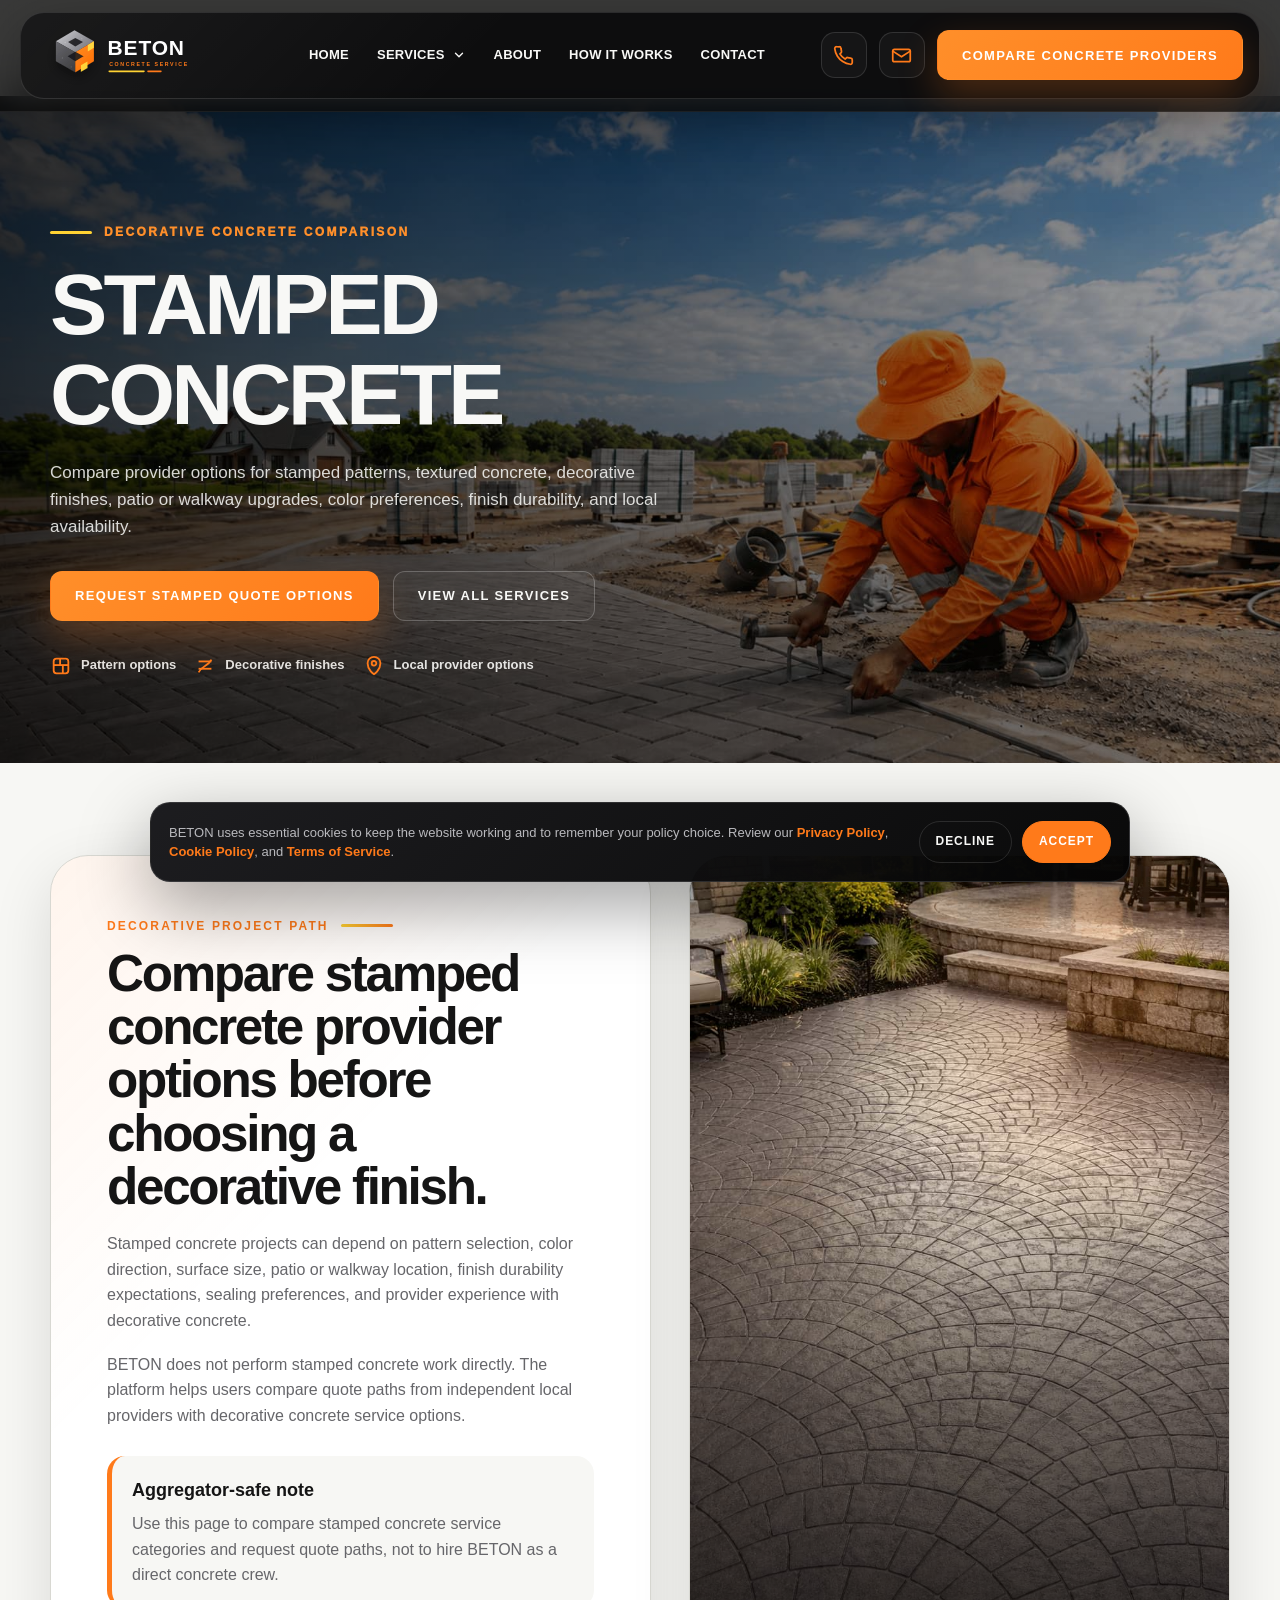
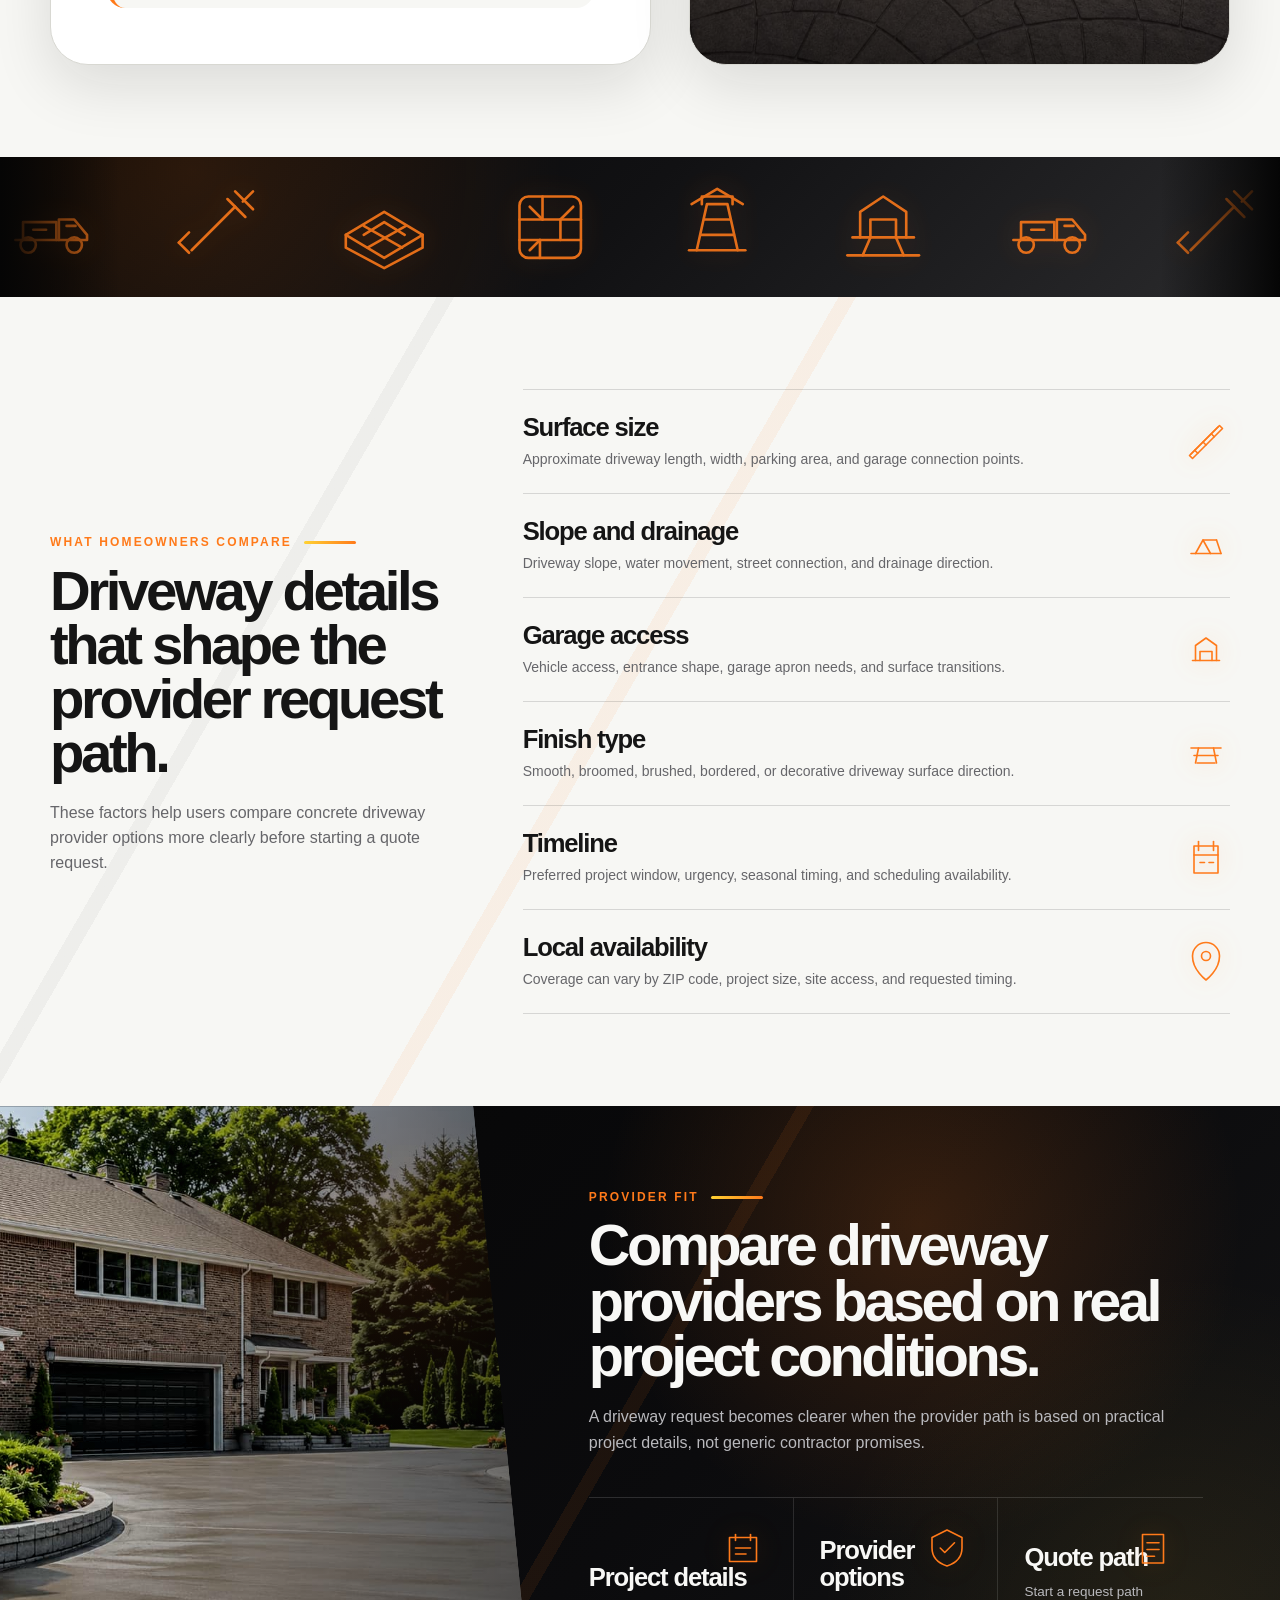
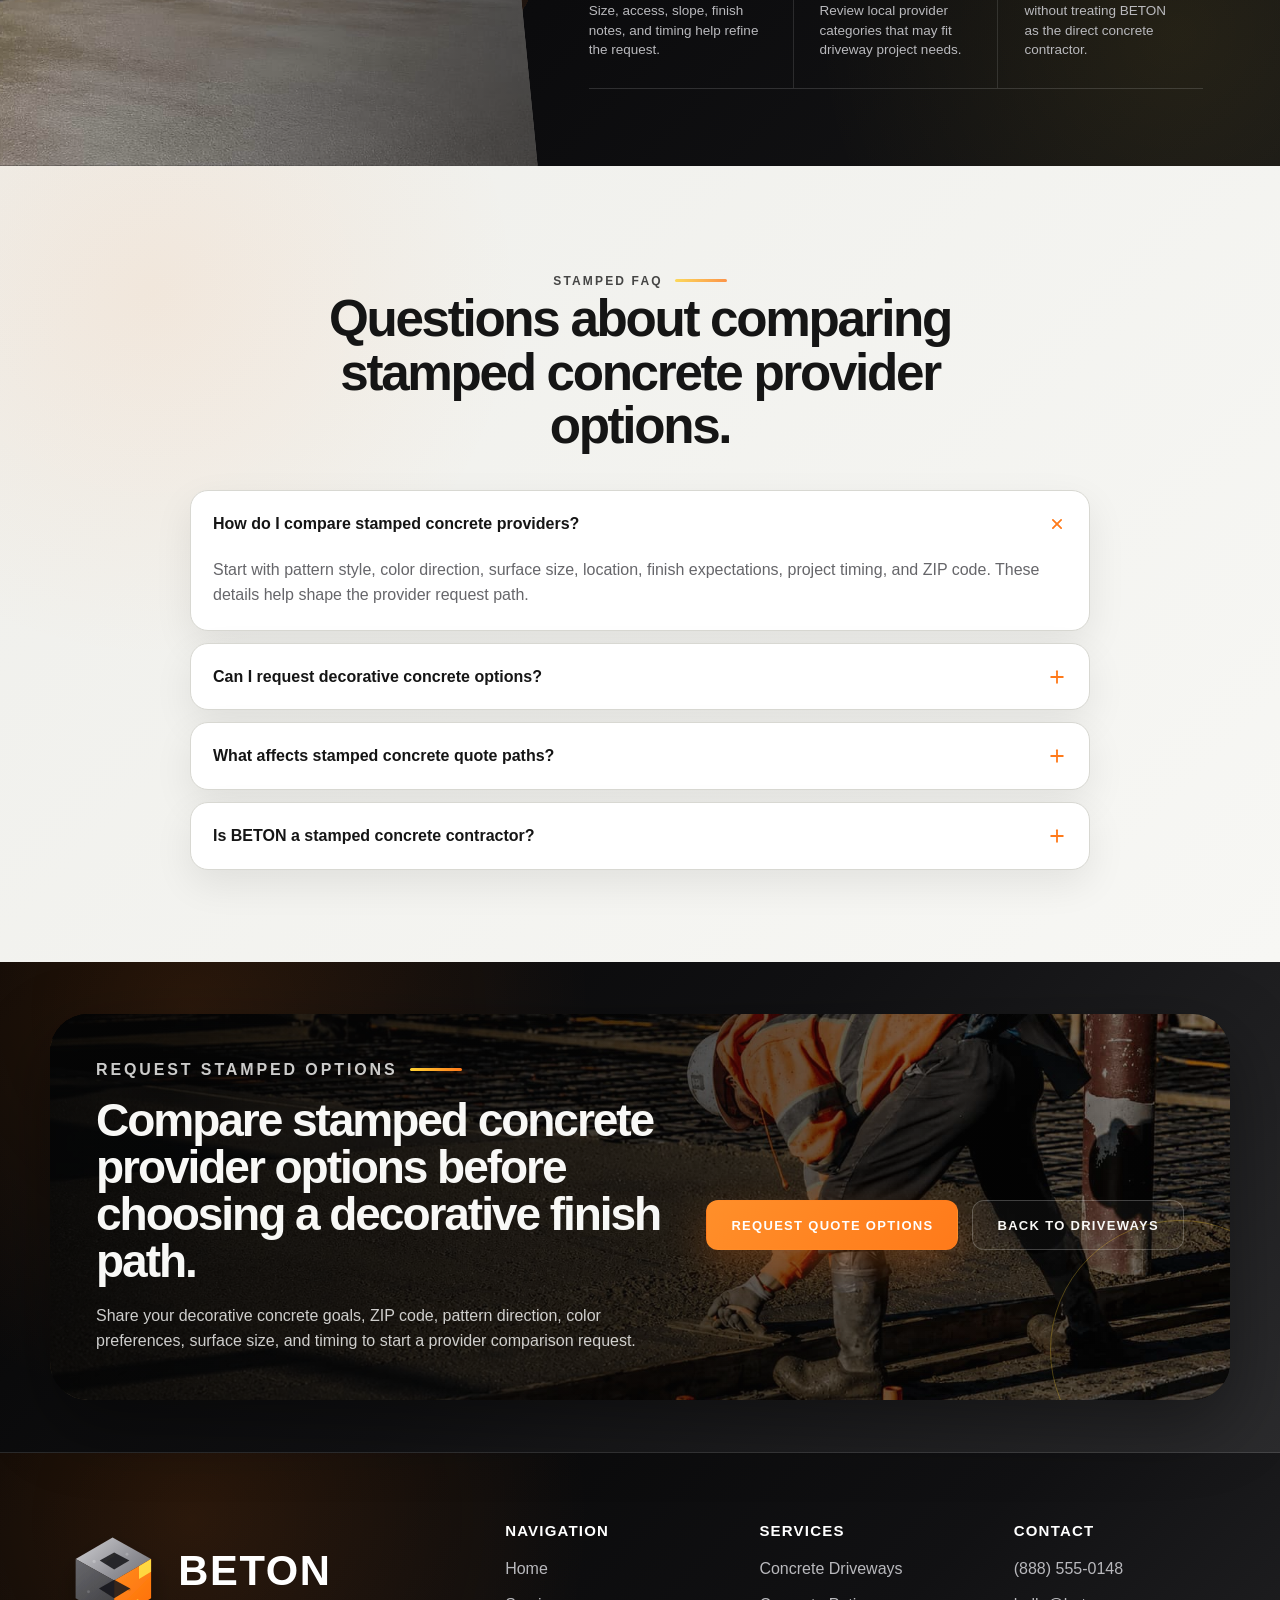
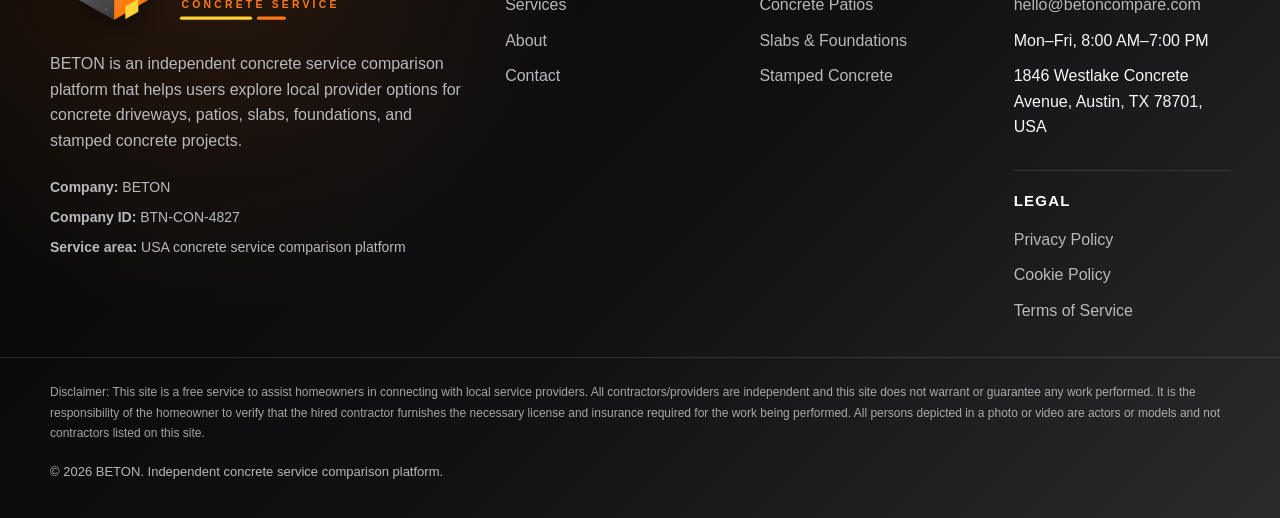
<file: stamped-concrete.html>
<!DOCTYPE html>
<html lang="en">

<head>
    <meta charset="UTF-8">
    <meta name="viewport" content="width=device-width, initial-scale=1.0">
    <title>Stamped Concrete | BETON Concrete Provider Comparison</title>
    <meta name="description"
        content="Compare stamped concrete provider options for decorative patterns, textured concrete, patio upgrades, walkway surfaces, finish durability, and local availability.">

    <link rel="icon" href="assets/icons/favicon.svg" type="image/svg+xml">
    <link rel="stylesheet" href="css/style.css">

    <script type="application/ld+json">
        {
            "@context": "https://schema.org",
            "@type": "FAQPage",
            "mainEntity": [
                {
                    "@type": "Question",
                    "name": "How do I compare stamped concrete providers?",
                    "acceptedAnswer": {
                        "@type": "Answer",
                        "text": "You can compare stamped concrete provider options by reviewing pattern experience, finish options, surface size, color preferences, project location, timing, and provider availability."
                    }
                },
                {
                    "@type": "Question",
                    "name": "Can I request decorative concrete options?",
                    "acceptedAnswer": {
                        "@type": "Answer",
                        "text": "Yes. BETON helps users explore provider options for stamped patterns, textured surfaces, decorative finishes, patio upgrades, and walkway improvements."
                    }
                },
                {
                    "@type": "Question",
                    "name": "What affects stamped concrete quote paths?",
                    "acceptedAnswer": {
                        "@type": "Answer",
                        "text": "Stamped concrete quote paths can be affected by surface size, pattern complexity, color choices, preparation needs, access, sealing expectations, and local provider availability."
                    }
                },
                {
                    "@type": "Question",
                    "name": "Is BETON a stamped concrete contractor?",
                    "acceptedAnswer": {
                        "@type": "Answer",
                        "text": "No. BETON is an independent concrete service comparison platform and does not perform stamped concrete work directly."
                    }
                }
            ]
        }
    </script>
</head>

<body>
    <a class="skip-link" href="#main-content">Skip to content</a>

    <header class="site-header" aria-label="Main header">
        <div class="header-shell">
            <a class="site-logo" href="index.html" aria-label="BETON home">
                <img src="assets/icons/logo.svg" alt="BETON concrete service comparison platform logo">
            </a>

            <nav class="desktop-nav" aria-label="Main navigation">
                <a class="nav-link" href="index.html">Home</a>

                <div class="nav-dropdown">
                    <a class="nav-dropdown__button" href="services.html">
                        Services
                        <svg viewBox="0 0 24 24" aria-hidden="true">
                            <path d="M6 9L12 15L18 9" fill="none" stroke="currentColor" stroke-width="2.3"
                                stroke-linecap="round" stroke-linejoin="round" />
                        </svg>
                    </a>

                    <div class="nav-dropdown__menu" data-render-services="dropdown" aria-label="Concrete service links">
                    </div>
                </div>

                <a class="nav-link" href="about.html">About</a>
                <a class="nav-link" href="index.html#how-it-works">How It Works</a>
                <a class="nav-link" href="contact.html">Contact</a>
            </nav>

            <div class="header-actions">
                <a class="header-icon-btn" href="#" data-phone-link aria-label="Call BETON">
                    <svg viewBox="0 0 24 24" aria-hidden="true">
                        <path
                            d="M22 16.92V20A2 2 0 0 1 19.82 22A19.79 19.79 0 0 1 11.19 18.93A19.5 19.5 0 0 1 5.07 12.81A19.79 19.79 0 0 1 2 4.18A2 2 0 0 1 4 2H7.09A2 2 0 0 1 9.09 3.72L9.7 7.2A2 2 0 0 1 9.13 8.95L7.91 10.17A16 16 0 0 0 13.83 16.09L15.05 14.87A2 2 0 0 1 16.8 14.3L20.28 14.91A2 2 0 0 1 22 16.92Z"
                            fill="none" stroke="currentColor" stroke-width="2" stroke-linecap="round"
                            stroke-linejoin="round" />
                    </svg>
                </a>

                <a class="header-icon-btn header-icon-btn--mail" href="contact.html#contact-form"
                    aria-label="Go to contact form">
                    <svg viewBox="0 0 24 24" aria-hidden="true">
                        <path d="M4 5H20A2 2 0 0 1 22 7V17A2 2 0 0 1 20 19H4A2 2 0 0 1 2 17V7A2 2 0 0 1 4 5Z"
                            fill="none" stroke="currentColor" stroke-width="2" stroke-linecap="round"
                            stroke-linejoin="round" />
                        <path d="M22 7L12 13.5L2 7" fill="none" stroke="currentColor" stroke-width="2"
                            stroke-linecap="round" stroke-linejoin="round" />
                    </svg>
                </a>

                <a class="btn btn--primary header-cta" href="contact.html#contact-form">
                    <span data-phone-text>Compare Concrete Providers</span>
                </a>

                <button class="mobile-toggle" type="button" data-mobile-toggle aria-label="Open menu">
                    <span></span>
                </button>
            </div>
        </div>
    </header>

    <div class="mobile-menu" id="mobile-menu" aria-hidden="true">
        <div class="mobile-menu__top">
            <a class="mobile-menu__logo" href="index.html" aria-label="BETON home" data-menu-close>
                <img src="assets/icons/logo.svg" alt="BETON logo">
            </a>

            <button class="mobile-menu__close" type="button" data-mobile-close aria-label="Close menu">
                <svg viewBox="0 0 24 24" aria-hidden="true">
                    <path d="M6 6L18 18" fill="none" stroke="currentColor" stroke-width="2.4" stroke-linecap="round" />
                    <path d="M18 6L6 18" fill="none" stroke="currentColor" stroke-width="2.4" stroke-linecap="round" />
                </svg>
            </button>
        </div>

        <div class="mobile-menu__content">
            <nav class="mobile-menu__nav" aria-label="Mobile navigation">
                <a href="index.html" data-menu-close>Home</a>
                <a href="services.html" data-menu-close>Services</a>
                <a href="about.html" data-menu-close>About</a>
                <a href="contact.html" data-menu-close>Contact</a>
            </nav>

            <div class="mobile-menu__services">
                <p class="mobile-menu__label">Concrete services</p>
                <div class="mobile-menu__service-list" data-render-services="mobile"></div>
            </div>

            <div class="mobile-menu__contact">
                <a class="btn btn--primary" href="#" data-phone-link data-menu-close>
                    Call to Compare
                </a>
                <a class="btn btn--secondary" href="contact.html#contact-form" data-menu-close>
                    Request Options
                </a>
            </div>
        </div>
    </div>

    <main id="main-content">
        <section class="page-hero stamped-hero" aria-labelledby="stamped-hero-title">
            <div class="page-hero__inner">
                <div class="page-hero__content">
                    <span class="page-hero__kicker">Decorative concrete comparison</span>

                    <h1 id="stamped-hero-title">Stamped Concrete</h1>

                    <p>
                        Compare provider options for stamped patterns, textured concrete, decorative finishes,
                        patio or walkway upgrades, color preferences, finish durability, and local availability.
                    </p>

                    <div class="btn-group">
                        <a class="btn btn--primary" href="contact.html#contact-form">
                            Request Stamped Quote Options
                        </a>

                        <a class="btn btn--secondary" href="services.html">
                            View All Services
                        </a>
                    </div>

                    <div class="hero-chips" aria-label="Stamped concrete comparison highlights">
                        <span class="hero-chip service-hero-chip">
                            <svg viewBox="0 0 24 24" aria-hidden="true">
                                <rect x="4" y="4" width="16" height="16" rx="3" fill="none" stroke="currentColor"
                                    stroke-width="2" />
                                <path d="M4 11H20" fill="none" stroke="currentColor" stroke-width="2" />
                                <path d="M11 4V11" fill="none" stroke="currentColor" stroke-width="2" />
                                <path d="M14 11V20" fill="none" stroke="currentColor" stroke-width="2" />
                            </svg>
                            Pattern options
                        </span>

                        <span class="hero-chip service-hero-chip">
                            <svg viewBox="0 0 24 24" aria-hidden="true">
                                <path d="M5 19C9 11 15 13 19 5" fill="none" stroke="currentColor" stroke-width="2" />
                                <path d="M5 7H19" fill="none" stroke="currentColor" stroke-width="2" />
                                <path d="M5 15H19" fill="none" stroke="currentColor" stroke-width="2" />
                            </svg>
                            Decorative finishes
                        </span>

                        <span class="hero-chip service-hero-chip">
                            <svg viewBox="0 0 24 24" aria-hidden="true">
                                <path d="M12 21S19 16.5 19 9A7 7 0 0 0 5 9C5 16.5 12 21 12 21Z" fill="none"
                                    stroke="currentColor" stroke-width="2" />
                                <path d="M12 11.5A2.5 2.5 0 1 0 12 6.5A2.5 2.5 0 0 0 12 11.5Z" fill="none"
                                    stroke="currentColor" stroke-width="2" />
                            </svg>
                            Local provider options
                        </span>
                    </div>
                </div>
            </div>
        </section>

        <section class="service-intro section section--light" aria-labelledby="stamped-intro-title">
            <div class="container">
                <div class="service-intro__grid">
                    <div class="service-intro__content">
                        <p class="section-kicker">Decorative project path</p>
                        <h2 id="stamped-intro-title">Compare stamped concrete provider options before choosing a
                            decorative finish.</h2>
                        <p>
                            Stamped concrete projects can depend on pattern selection, color direction, surface size,
                            patio or walkway location, finish durability expectations, sealing preferences, and provider
                            experience with decorative concrete.
                        </p>
                        <p>
                            BETON does not perform stamped concrete work directly. The platform helps users compare
                            quote paths from independent local providers with decorative concrete service options.
                        </p>

                        <div class="service-intro__notice">
                            <strong>Aggregator-safe note</strong>
                            <span>
                                Use this page to compare stamped concrete service categories and request quote paths,
                                not to hire BETON as a direct concrete crew.
                            </span>
                        </div>
                    </div>

                    <div class="service-intro__image">
                        <img src="assets/images/stamped-card.jpg" alt="Stamped concrete decorative pattern surface">
                    </div>
                </div>
            </div>
        </section>

        <section class="service-icon-belt section section--dark" aria-label="Concrete service icon marquee">
            <div class="service-icon-belt__track">
                <div class="service-icon-belt__group">
                    <span class="service-icon-belt__item" aria-hidden="true">
                        <svg viewBox="0 0 80 80">
                            <path d="M12 50H46" />
                            <path d="M46 34H58L68 46V50H46V34Z" />
                            <path d="M18 50V36H44V50" />
                            <path d="M22 60A6 6 0 1 0 22 48A6 6 0 0 0 22 60Z" />
                            <path d="M58 60A6 6 0 1 0 58 48A6 6 0 0 0 58 60Z" />
                            <path d="M26 42H36" />
                            <path d="M52 39H59" />
                        </svg>
                    </span>
        
                    <span class="service-icon-belt__item" aria-hidden="true">
                        <svg viewBox="0 0 80 80">
                            <path d="M20 58L54 24" />
                            <path d="M48 18L62 32" />
                            <path d="M54 12L68 26" />
                            <path d="M18 60L10 52" />
                            <path d="M10 52L18 44" />
                            <path d="M60 20L68 12" />
                        </svg>
                    </span>
        
                    <span class="service-icon-belt__item" aria-hidden="true">
                        <svg viewBox="0 0 80 80">
                            <path d="M10 46L40 28L70 46L40 64L10 46Z" />
                            <path d="M10 46V56L40 72L70 56V46" />
                            <path d="M24 46L40 36L56 46" />
                            <path d="M27 56L57 39" />
                            <path d="M54 56L24 39" />
                        </svg>
                    </span>
        
                    <span class="service-icon-belt__item" aria-hidden="true">
                        <svg viewBox="0 0 80 80">
                            <rect x="16" y="16" width="48" height="48" rx="7" />
                            <path d="M16 34H64" />
                            <path d="M16 50H64" />
                            <path d="M34 16V34" />
                            <path d="M48 34V50" />
                            <path d="M32 50V64" />
                            <path d="M24 24L34 34" />
                            <path d="M58 24L48 34" />
                            <path d="M24 58L32 50" />
                        </svg>
                    </span>
        
                    <span class="service-icon-belt__item" aria-hidden="true">
                        <svg viewBox="0 0 80 80">
                            <path d="M18 58H62" />
                            <path d="M24 58L32 22H48L56 58" />
                            <path d="M30 34H50" />
                            <path d="M27 46H53" />
                            <path d="M20 22L40 10L60 22" />
                            <path d="M28 22V16H52V22" />
                        </svg>
                    </span>
        
                    <span class="service-icon-belt__item" aria-hidden="true">
                        <svg viewBox="0 0 80 80">
                            <path d="M16 48H64" />
                            <path d="M22 48V28L40 16L58 28V48" />
                            <path d="M30 48V34H50V48" />
                            <path d="M12 62H68" />
                            <path d="M24 62L30 48" />
                            <path d="M56 62L50 48" />
                        </svg>
                    </span>
                </div>
        
                <div class="service-icon-belt__group" aria-hidden="true">
                    <span class="service-icon-belt__item"><svg viewBox="0 0 80 80">
                            <path d="M12 50H46" />
                            <path d="M46 34H58L68 46V50H46V34Z" />
                            <path d="M18 50V36H44V50" />
                            <path d="M22 60A6 6 0 1 0 22 48A6 6 0 0 0 22 60Z" />
                            <path d="M58 60A6 6 0 1 0 58 48A6 6 0 0 0 58 60Z" />
                            <path d="M26 42H36" />
                            <path d="M52 39H59" />
                        </svg></span>
                    <span class="service-icon-belt__item"><svg viewBox="0 0 80 80">
                            <path d="M20 58L54 24" />
                            <path d="M48 18L62 32" />
                            <path d="M54 12L68 26" />
                            <path d="M18 60L10 52" />
                            <path d="M10 52L18 44" />
                            <path d="M60 20L68 12" />
                        </svg></span>
                    <span class="service-icon-belt__item"><svg viewBox="0 0 80 80">
                            <path d="M10 46L40 28L70 46L40 64L10 46Z" />
                            <path d="M10 46V56L40 72L70 56V46" />
                            <path d="M24 46L40 36L56 46" />
                            <path d="M27 56L57 39" />
                            <path d="M54 56L24 39" />
                        </svg></span>
                    <span class="service-icon-belt__item"><svg viewBox="0 0 80 80">
                            <rect x="16" y="16" width="48" height="48" rx="7" />
                            <path d="M16 34H64" />
                            <path d="M16 50H64" />
                            <path d="M34 16V34" />
                            <path d="M48 34V50" />
                            <path d="M32 50V64" />
                            <path d="M24 24L34 34" />
                            <path d="M58 24L48 34" />
                            <path d="M24 58L32 50" />
                        </svg></span>
                    <span class="service-icon-belt__item"><svg viewBox="0 0 80 80">
                            <path d="M18 58H62" />
                            <path d="M24 58L32 22H48L56 58" />
                            <path d="M30 34H50" />
                            <path d="M27 46H53" />
                            <path d="M20 22L40 10L60 22" />
                            <path d="M28 22V16H52V22" />
                        </svg></span>
                    <span class="service-icon-belt__item"><svg viewBox="0 0 80 80">
                            <path d="M16 48H64" />
                            <path d="M22 48V28L40 16L58 28V48" />
                            <path d="M30 48V34H50V48" />
                            <path d="M12 62H68" />
                            <path d="M24 62L30 48" />
                            <path d="M56 62L50 48" />
                        </svg></span>
                </div>
        
                <div class="service-icon-belt__group" aria-hidden="true">
                    <span class="service-icon-belt__item"><svg viewBox="0 0 80 80">
                            <path d="M12 50H46" />
                            <path d="M46 34H58L68 46V50H46V34Z" />
                            <path d="M18 50V36H44V50" />
                            <path d="M22 60A6 6 0 1 0 22 48A6 6 0 0 0 22 60Z" />
                            <path d="M58 60A6 6 0 1 0 58 48A6 6 0 0 0 58 60Z" />
                            <path d="M26 42H36" />
                            <path d="M52 39H59" />
                        </svg></span>
                    <span class="service-icon-belt__item"><svg viewBox="0 0 80 80">
                            <path d="M20 58L54 24" />
                            <path d="M48 18L62 32" />
                            <path d="M54 12L68 26" />
                            <path d="M18 60L10 52" />
                            <path d="M10 52L18 44" />
                            <path d="M60 20L68 12" />
                        </svg></span>
                    <span class="service-icon-belt__item"><svg viewBox="0 0 80 80">
                            <path d="M10 46L40 28L70 46L40 64L10 46Z" />
                            <path d="M10 46V56L40 72L70 56V46" />
                            <path d="M24 46L40 36L56 46" />
                            <path d="M27 56L57 39" />
                            <path d="M54 56L24 39" />
                        </svg></span>
                    <span class="service-icon-belt__item"><svg viewBox="0 0 80 80">
                            <rect x="16" y="16" width="48" height="48" rx="7" />
                            <path d="M16 34H64" />
                            <path d="M16 50H64" />
                            <path d="M34 16V34" />
                            <path d="M48 34V50" />
                            <path d="M32 50V64" />
                            <path d="M24 24L34 34" />
                            <path d="M58 24L48 34" />
                            <path d="M24 58L32 50" />
                        </svg></span>
                    <span class="service-icon-belt__item"><svg viewBox="0 0 80 80">
                            <path d="M18 58H62" />
                            <path d="M24 58L32 22H48L56 58" />
                            <path d="M30 34H50" />
                            <path d="M27 46H53" />
                            <path d="M20 22L40 10L60 22" />
                            <path d="M28 22V16H52V22" />
                        </svg></span>
                    <span class="service-icon-belt__item"><svg viewBox="0 0 80 80">
                            <path d="M16 48H64" />
                            <path d="M22 48V28L40 16L58 28V48" />
                            <path d="M30 48V34H50V48" />
                            <path d="M12 62H68" />
                            <path d="M24 62L30 48" />
                            <path d="M56 62L50 48" />
                        </svg></span>
                </div>
            </div>
        </section>

    <section class="driveway-compare-lines driveway-compare-lines--light section section--light"
        aria-labelledby="driveway-compare-title">
        <div class="container">
            <div class="driveway-compare-lines__layout">
                <div class="driveway-compare-lines__head">
                    <p class="section-kicker">What homeowners compare</p>
                    <h2 id="driveway-compare-title">
                        Driveway details that shape the provider request path.
                    </h2>
                    <p>
                        These factors help users compare concrete driveway provider options more clearly before
                        starting a quote request.
                    </p>
                </div>
    
                <div class="driveway-compare-lines__list" aria-label="Concrete driveway comparison factors">
                    <article class="driveway-compare-line">
                        <span class="driveway-compare-line__icon">
                            <svg viewBox="0 0 64 64" aria-hidden="true">
                                <path d="M12 48L48 12" />
                                <path d="M17 43L21 47" />
                                <path d="M28 32L32 36" />
                                <path d="M39 21L43 25" />
                                <path d="M10 50L14 54L54 14L50 10L10 50Z" />
                            </svg>
                        </span>
                        <div>
                            <h3>Surface size</h3>
                            <p>Approximate driveway length, width, parking area, and garage connection points.</p>
                        </div>
                    </article>
    
                    <article class="driveway-compare-line">
                        <span class="driveway-compare-line__icon">
                            <svg viewBox="0 0 64 64" aria-hidden="true">
                                <path d="M12 42H52" />
                                <path d="M18 42L28 24L38 42" />
                                <path d="M28 24H46" />
                                <path d="M46 24L52 42" />
                            </svg>
                        </span>
                        <div>
                            <h3>Slope and drainage</h3>
                            <p>Driveway slope, water movement, street connection, and drainage direction.</p>
                        </div>
                    </article>
    
                    <article class="driveway-compare-line">
                        <span class="driveway-compare-line__icon">
                            <svg viewBox="0 0 64 64" aria-hidden="true">
                                <path d="M14 46H50" />
                                <path d="M18 46V26L32 16L46 26V46" />
                                <path d="M24 46V34H40V46" />
                            </svg>
                        </span>
                        <div>
                            <h3>Garage access</h3>
                            <p>Vehicle access, entrance shape, garage apron needs, and surface transitions.</p>
                        </div>
                    </article>
    
                    <article class="driveway-compare-line">
                        <span class="driveway-compare-line__icon">
                            <svg viewBox="0 0 64 64" aria-hidden="true">
                                <path d="M12 24H52" />
                                <path d="M16 34H48" />
                                <path d="M20 44H44" />
                                <path d="M22 24L18 44" />
                                <path d="M42 24L46 44" />
                            </svg>
                        </span>
                        <div>
                            <h3>Finish type</h3>
                            <p>Smooth, broomed, brushed, bordered, or decorative driveway surface direction.</p>
                        </div>
                    </article>
    
                    <article class="driveway-compare-line">
                        <span class="driveway-compare-line__icon">
                            <svg viewBox="0 0 64 64" aria-hidden="true">
                                <path d="M16 16H48V52H16V16Z" />
                                <path d="M22 10V22" />
                                <path d="M42 10V22" />
                                <path d="M16 28H48" />
                                <path d="M24 38H30" />
                                <path d="M36 38H42" />
                            </svg>
                        </span>
                        <div>
                            <h3>Timeline</h3>
                            <p>Preferred project window, urgency, seasonal timing, and scheduling availability.</p>
                        </div>
                    </article>
    
                    <article class="driveway-compare-line">
                        <span class="driveway-compare-line__icon">
                            <svg viewBox="0 0 64 64" aria-hidden="true">
                                <path d="M32 56S50 43 50 24A18 18 0 0 0 14 24C14 43 32 56 32 56Z" />
                                <path d="M32 30A6 6 0 1 0 32 18A6 6 0 0 0 32 30Z" />
                            </svg>
                        </span>
                        <div>
                            <h3>Local availability</h3>
                            <p>Coverage can vary by ZIP code, project size, site access, and requested timing.</p>
                        </div>
                    </article>
                </div>
            </div>
        </div>
    </section>

<section class="provider-fit-band" aria-labelledby="driveway-provider-title">
    <div class="provider-fit-band__media">
        <img src="assets/images/service-driveways.jpg" alt="Concrete driveway project surface">
    </div>

    <div class="provider-fit-band__content">
        <div class="provider-fit-band__text">
            <p class="section-kicker">Provider fit</p>

            <h2 id="driveway-provider-title">
                Compare driveway providers based on real project conditions.
            </h2>

            <p>
                A driveway request becomes clearer when the provider path is based on practical project details,
                not generic contractor promises.
            </p>
        </div>

        <div class="provider-fit-band__signals" aria-label="Driveway provider fit signals">
            <article class="provider-fit-signal">
                <span class="provider-fit-signal__icon">
                    <svg viewBox="0 0 64 64" aria-hidden="true">
                        <path d="M14 18H50V50H14V18Z" />
                        <path d="M22 14V22" />
                        <path d="M42 14V22" />
                        <path d="M22 32H42" />
                        <path d="M22 40H36" />
                    </svg>
                </span>

                <h3>Project details</h3>
                <p>Size, access, slope, finish notes, and timing help refine the request.</p>
            </article>

            <article class="provider-fit-signal">
                <span class="provider-fit-signal__icon">
                    <svg viewBox="0 0 64 64" aria-hidden="true">
                        <path d="M32 8L52 18V32C52 44 44 52 32 56C20 52 12 44 12 32V18L32 8Z" />
                        <path d="M23 32L29 38L42 25" />
                    </svg>
                </span>

                <h3>Provider options</h3>
                <p>Review local provider categories that may fit driveway project needs.</p>
            </article>

            <article class="provider-fit-signal">
                <span class="provider-fit-signal__icon">
                    <svg viewBox="0 0 64 64" aria-hidden="true">
                        <path d="M18 14H46V52H18V14Z" />
                        <path d="M24 25H40" />
                        <path d="M24 34H40" />
                        <path d="M24 43H34" />
                    </svg>
                </span>

                <h3>Quote path</h3>
                <p>Start a request path without treating BETON as the direct concrete contractor.</p>
            </article>
        </div>
    </div>
</section>

 

        <section class="service-faq section section--soft" aria-labelledby="stamped-faq-title">
            <div class="container">
                <div class="section-heading section-heading--center">
                    <p class="section-kicker">Stamped FAQ</p>
                    <h2 id="stamped-faq-title">Questions about comparing stamped concrete provider options.</h2>
                </div>

                <div class="faq-list">
                    <article class="faq-item is-open">
                        <button class="faq-question" type="button">
                            How do I compare stamped concrete providers?
                            <svg viewBox="0 0 24 24" aria-hidden="true">
                                <path d="M12 5V19" fill="none" stroke="currentColor" stroke-width="2.2"
                                    stroke-linecap="round" />
                                <path d="M5 12H19" fill="none" stroke="currentColor" stroke-width="2.2"
                                    stroke-linecap="round" />
                            </svg>
                        </button>
                        <div class="faq-answer">
                            <div class="faq-answer__inner">
                                <p>
                                    Start with pattern style, color direction, surface size, location, finish
                                    expectations,
                                    project timing, and ZIP code. These details help shape the provider request path.
                                </p>
                            </div>
                        </div>
                    </article>

                    <article class="faq-item">
                        <button class="faq-question" type="button">
                            Can I request decorative concrete options?
                            <svg viewBox="0 0 24 24" aria-hidden="true">
                                <path d="M12 5V19" fill="none" stroke="currentColor" stroke-width="2.2"
                                    stroke-linecap="round" />
                                <path d="M5 12H19" fill="none" stroke="currentColor" stroke-width="2.2"
                                    stroke-linecap="round" />
                            </svg>
                        </button>
                        <div class="faq-answer">
                            <div class="faq-answer__inner">
                                <p>
                                    Yes. You can request options for stamped patterns, textured finishes,
                                    decorative patio surfaces, and walkway upgrades.
                                </p>
                            </div>
                        </div>
                    </article>

                    <article class="faq-item">
                        <button class="faq-question" type="button">
                            What affects stamped concrete quote paths?
                            <svg viewBox="0 0 24 24" aria-hidden="true">
                                <path d="M12 5V19" fill="none" stroke="currentColor" stroke-width="2.2"
                                    stroke-linecap="round" />
                                <path d="M5 12H19" fill="none" stroke="currentColor" stroke-width="2.2"
                                    stroke-linecap="round" />
                            </svg>
                        </button>
                        <div class="faq-answer">
                            <div class="faq-answer__inner">
                                <p>
                                    Surface size, pattern complexity, color choices, preparation needs, access,
                                    sealing expectations, and local provider availability can affect request paths.
                                </p>
                            </div>
                        </div>
                    </article>

                    <article class="faq-item">
                        <button class="faq-question" type="button">
                            Is BETON a stamped concrete contractor?
                            <svg viewBox="0 0 24 24" aria-hidden="true">
                                <path d="M12 5V19" fill="none" stroke="currentColor" stroke-width="2.2"
                                    stroke-linecap="round" />
                                <path d="M5 12H19" fill="none" stroke="currentColor" stroke-width="2.2"
                                    stroke-linecap="round" />
                            </svg>
                        </button>
                        <div class="faq-answer">
                            <div class="faq-answer__inner">
                                <p>
                                    No. BETON is an independent comparison platform. It does not perform
                                    stamped concrete work directly.
                                </p>
                            </div>
                        </div>
                    </article>
                </div>
            </div>
        </section>

        <section class="home-final-cta section section--dark" aria-labelledby="stamped-cta-title">
            <div class="container">
                <div class="cta-card service-page-cta">
                    <div class="cta-card__content">
                        <p class="section-kicker">Request stamped options</p>
                        <h2 id="stamped-cta-title">Compare stamped concrete provider options before choosing a
                            decorative finish path.</h2>
                        <p>
                            Share your decorative concrete goals, ZIP code, pattern direction, color preferences,
                            surface size, and timing to start a provider comparison request.
                        </p>

                        <div class="btn-group">
                            <a class="btn btn--primary" href="contact.html#contact-form">
                                Request Quote Options
                            </a>
                            <a class="btn btn--secondary" href="concrete-driveways.html">
                                Back to Driveways
                            </a>
                        </div>
                    </div>
                </div>
            </div>
        </section>
    </main>

    <footer class="site-footer" aria-label="Website footer">
        <div class="footer-main">
            <div class="container">
                <div class="footer-grid">
                    <div class="footer-brand">
                        <a class="footer-logo" href="index.html" aria-label="BETON home">
                            <img src="assets/icons/logo.svg" alt="BETON logo">
                        </a>

                        <p class="footer-description" data-config="footer.description">
                            BETON is an independent concrete service comparison platform that helps users explore local
                            provider options.
                        </p>

                        <div class="footer-meta">
                            <span><strong>Company:</strong> <span data-config="company.name">BETON</span></span>
                            <span><strong>Company ID:</strong> <span
                                    data-config="company.companyId">BTN-CON-4827</span></span>
                            <span><strong>Service area:</strong> <span data-config="company.serviceArea">USA concrete
                                    service comparison platform</span></span>
                        </div>
                    </div>

                    <div class="footer-column">
                        <h3>Navigation</h3>
                        <ul class="footer-list">
                            <li><a href="index.html">Home</a></li>
                            <li><a href="services.html">Services</a></li>
                            <li><a href="about.html">About</a></li>
                            <li><a href="contact.html">Contact</a></li>
                        </ul>
                    </div>

                    <div class="footer-column">
                        <h3>Services</h3>
                        <ul class="footer-list" data-render-services="footer"></ul>
                    </div>

                    <div class="footer-column">
                        <h3>Contact</h3>
                        <ul class="footer-list">
                            <li>
                                <a class="footer-contact-link" href="#" data-phone-link>
                                    <span data-config="contact.phoneDisplay">(888) 555-0148</span>
                                </a>
                            </li>
                            <li>
                                <a class="footer-contact-link" href="#" data-email-link>
                                    <span data-config="contact.email">hello@betoncompare.com</span>
                                </a>
                            </li>
                            <li>
                                <span data-config="contact.supportHours">Mon–Fri, 8:00 AM–7:00 PM</span>
                            </li>
                            <li>
                                <span data-config="company.address">1846 Westlake Concrete Avenue, Austin, TX 78701,
                                    USA</span>
                            </li>
                        </ul>

                        <h3 class="footer-legal-title">Legal</h3>
                        <ul class="footer-list" data-render-legal-links></ul>
                    </div>
                </div>
            </div>
        </div>

        <div class="footer-bottom">
            <div class="container">
                <p class="footer-disclaimer" data-config="footer.disclaimer">
                    Disclaimer: This site is a free service to assist homeowners in connecting with local service
                    providers. All contractors/providers are independent and this site does not warrant or guarantee any
                    work performed. It is the responsibility of the homeowner to verify that the hired contractor
                    furnishes the necessary license and insurance required for the work being performed. All persons
                    depicted in a photo or video are actors or models and not contractors listed on this site.
                </p>

                <p class="footer-copy">
                    © <span data-current-year></span> <span data-config="company.name">BETON</span>. Independent
                    concrete service comparison platform.
                </p>
            </div>
        </div>
    </footer>

    <script src="js/config.js"></script>
    <script src="js/main.js"></script>
    <script src="js/service-page.js"></script>
</body>

</html>
</file>
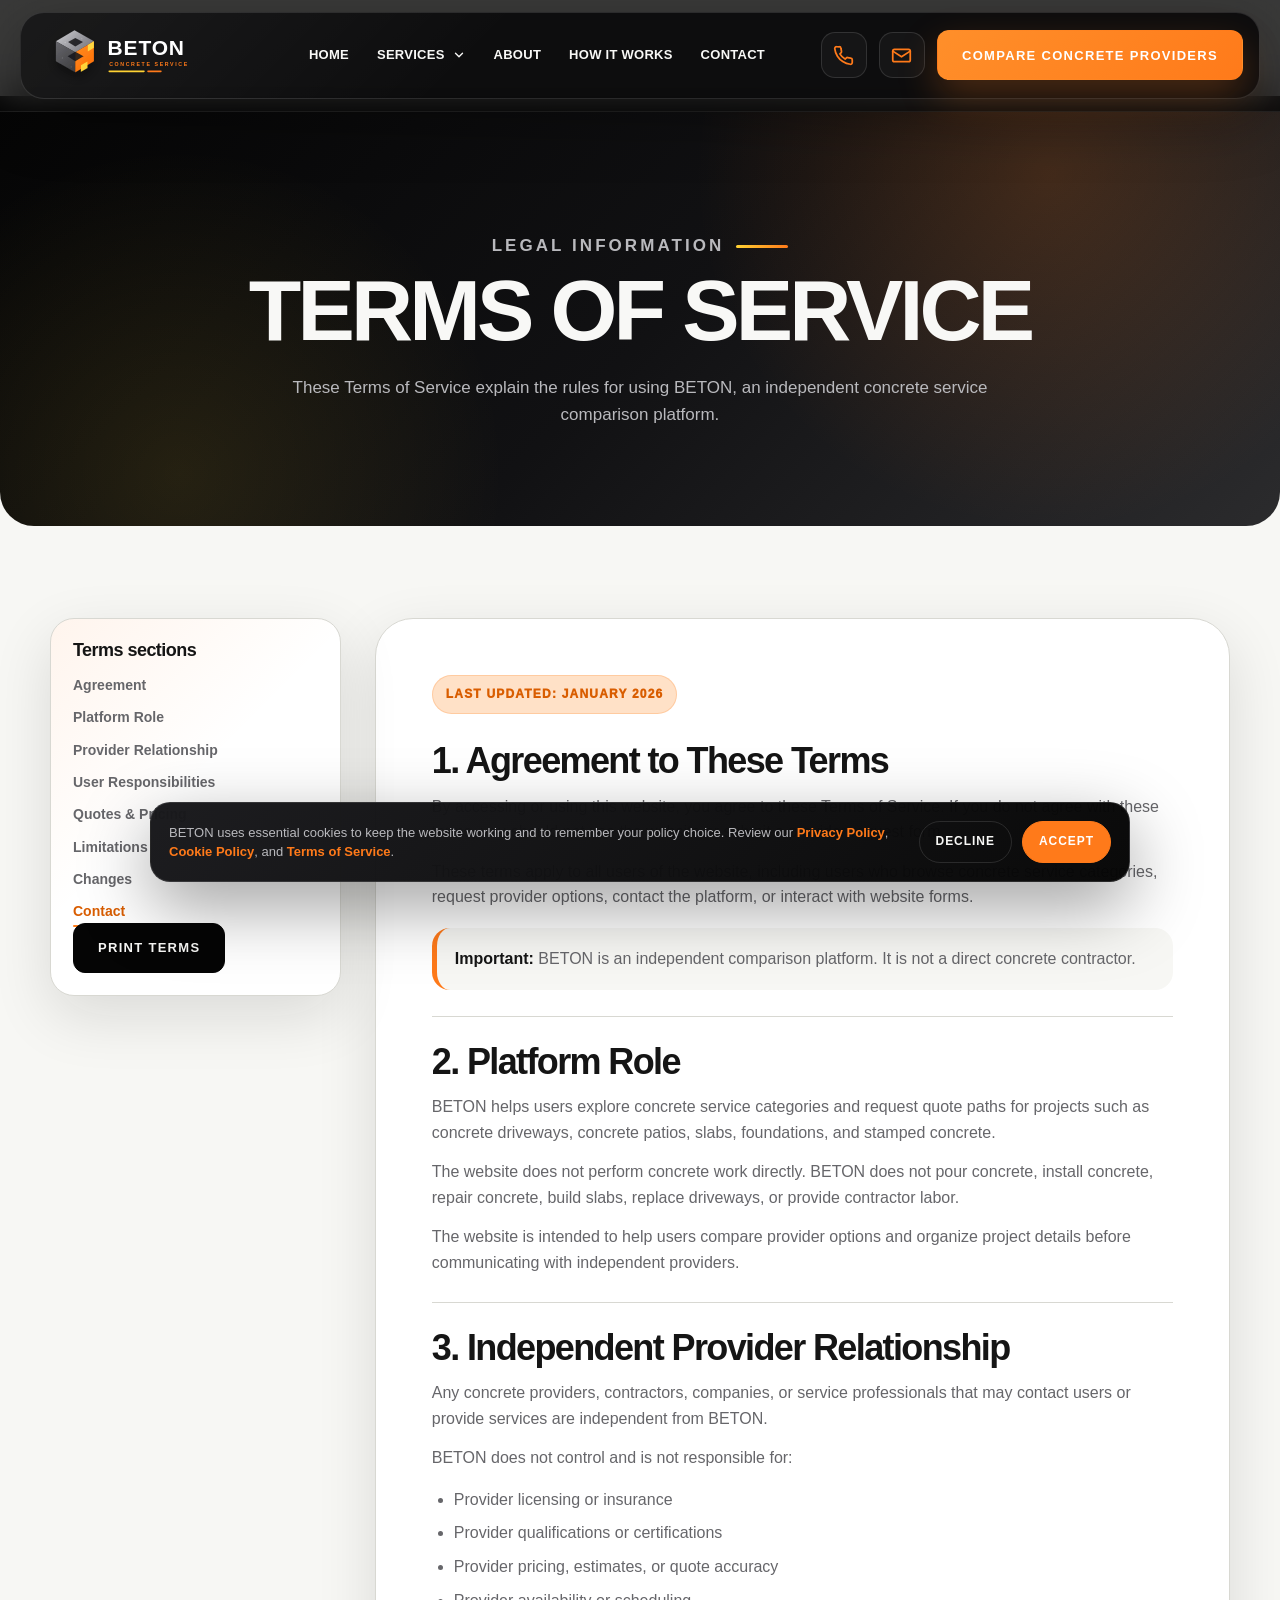
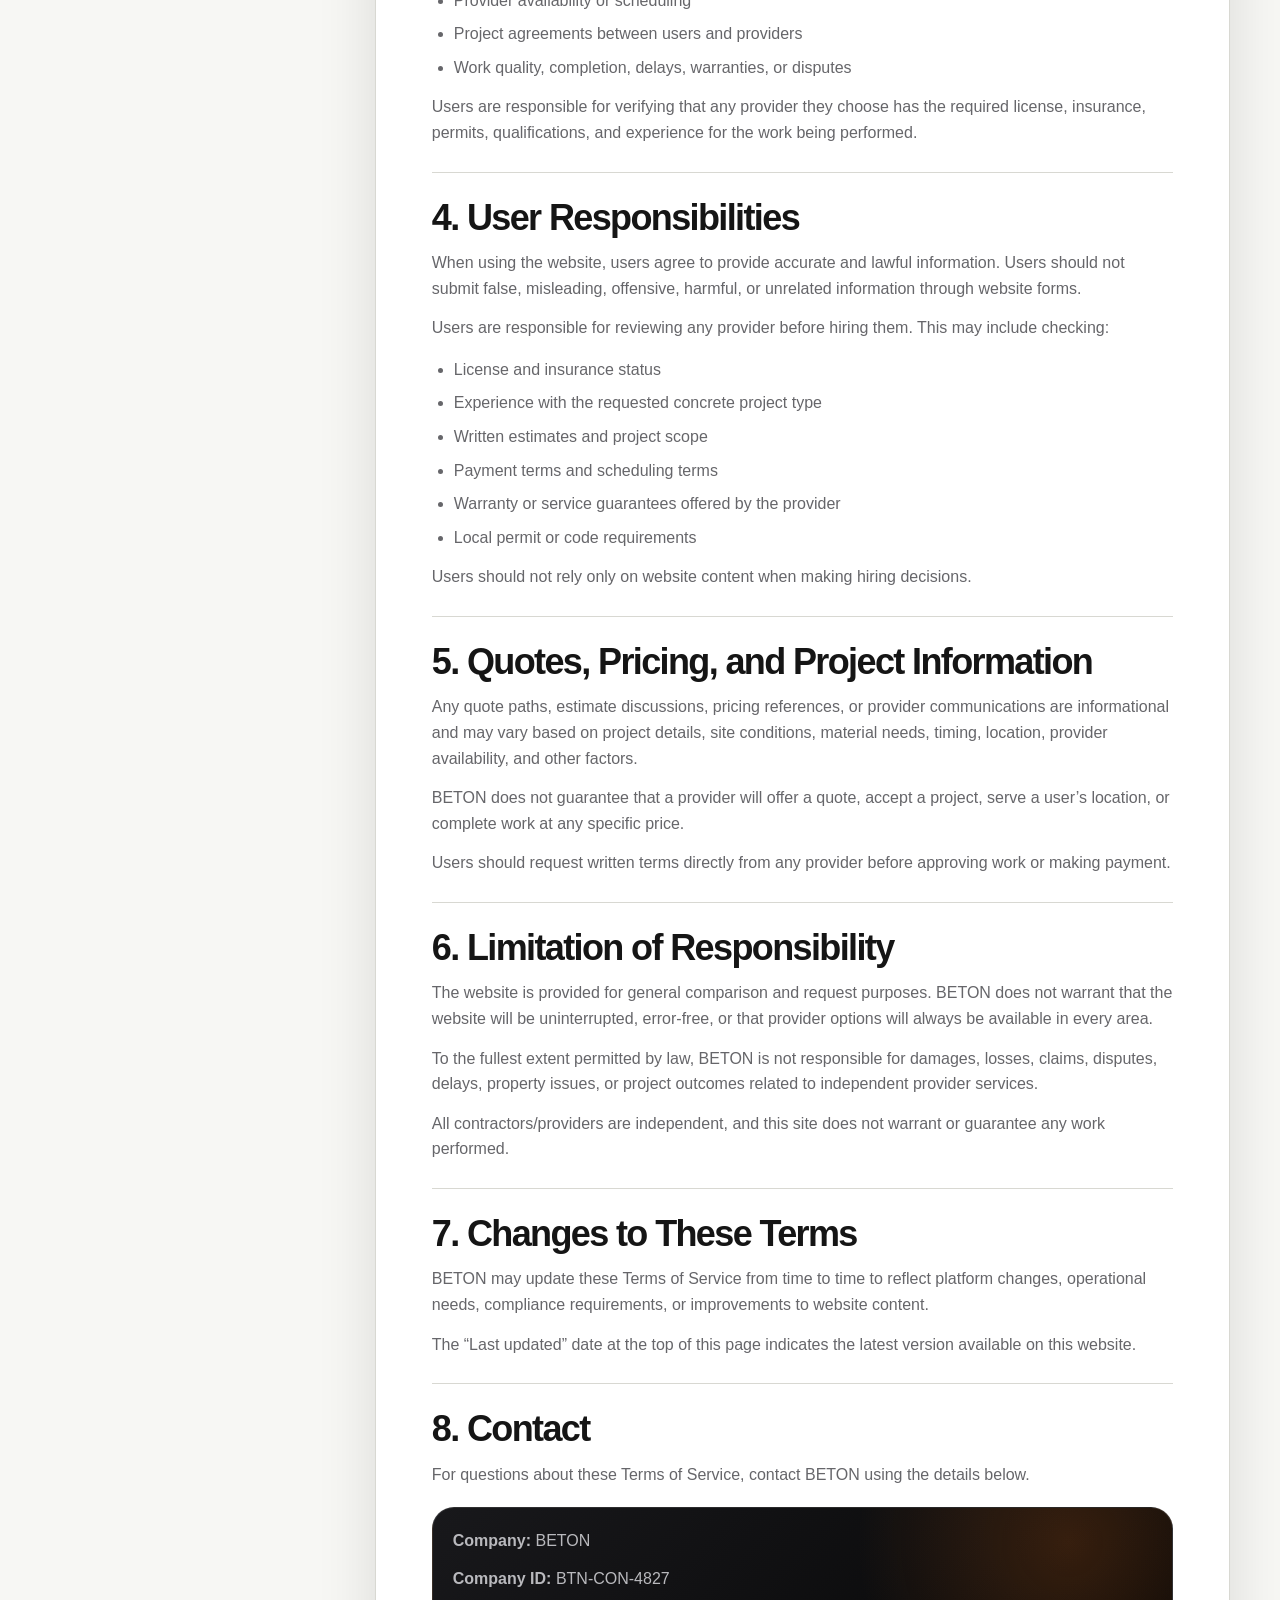
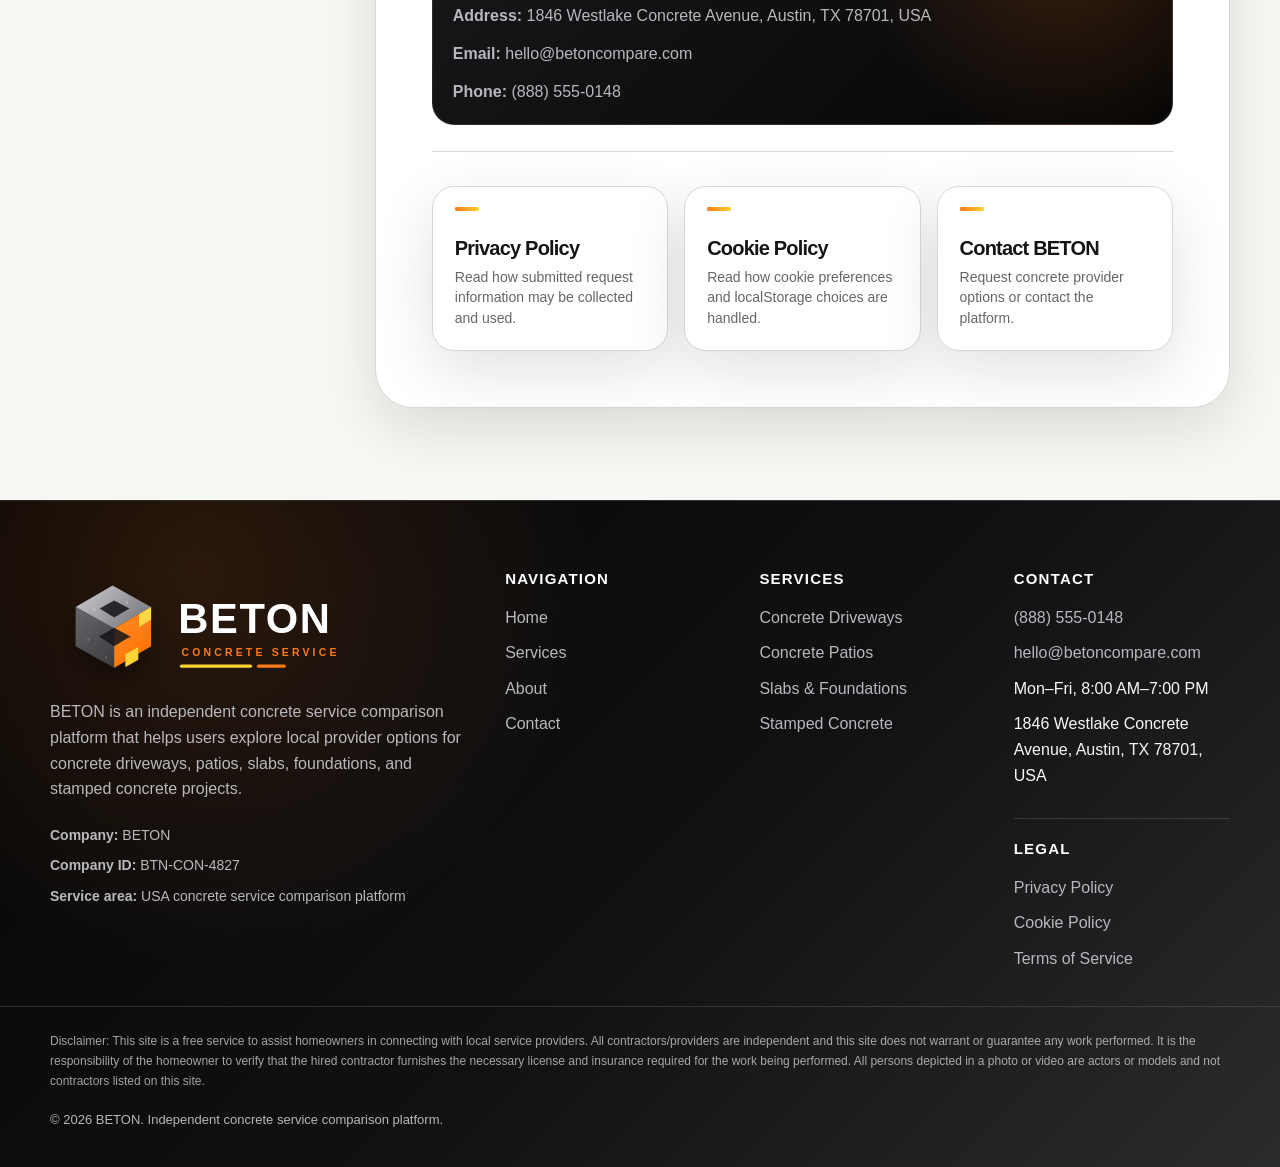
<file: terms-of-service.html>
<!DOCTYPE html>
<html lang="en">

<head>
    <meta charset="UTF-8">
    <meta name="viewport" content="width=device-width, initial-scale=1.0">
    <title>Terms of Service | BETON</title>
    <meta name="description"
        content="Read the BETON Terms of Service for this independent concrete service comparison platform.">

    <link rel="icon" href="assets/icons/favicon.svg" type="image/svg+xml">
    <link rel="stylesheet" href="css/style.css">
</head>

<body>
    <a class="skip-link" href="#main-content">Skip to content</a>

    <header class="site-header" aria-label="Main header">
        <div class="header-shell">
            <a class="site-logo" href="index.html" aria-label="BETON home">
                <img src="assets/icons/logo.svg" alt="BETON concrete service comparison platform logo">
            </a>

            <nav class="desktop-nav" aria-label="Main navigation">
                <a class="nav-link" href="index.html">Home</a>

                <div class="nav-dropdown">
                    <a class="nav-dropdown__button" href="services.html">
                        Services
                        <svg viewBox="0 0 24 24" aria-hidden="true">
                            <path d="M6 9L12 15L18 9" fill="none" stroke="currentColor" stroke-width="2.3"
                                stroke-linecap="round" stroke-linejoin="round" />
                        </svg>
                    </a>

                    <div class="nav-dropdown__menu" data-render-services="dropdown" aria-label="Concrete service links">
                    </div>
                </div>

                <a class="nav-link" href="about.html">About</a>
                <a class="nav-link" href="index.html#how-it-works">How It Works</a>
                <a class="nav-link" href="contact.html">Contact</a>
            </nav>

            <div class="header-actions">
                <a class="header-icon-btn" href="#" data-phone-link aria-label="Call BETON">
                    <svg viewBox="0 0 24 24" aria-hidden="true">
                        <path
                            d="M22 16.92V20A2 2 0 0 1 19.82 22A19.79 19.79 0 0 1 11.19 18.93A19.5 19.5 0 0 1 5.07 12.81A19.79 19.79 0 0 1 2 4.18A2 2 0 0 1 4 2H7.09A2 2 0 0 1 9.09 3.72L9.7 7.2A2 2 0 0 1 9.13 8.95L7.91 10.17A16 16 0 0 0 13.83 16.09L15.05 14.87A2 2 0 0 1 16.8 14.3L20.28 14.91A2 2 0 0 1 22 16.92Z"
                            fill="none" stroke="currentColor" stroke-width="2" stroke-linecap="round"
                            stroke-linejoin="round" />
                    </svg>
                </a>

                <a class="header-icon-btn header-icon-btn--mail" href="contact.html#contact-form"
                    aria-label="Go to contact form">
                    <svg viewBox="0 0 24 24" aria-hidden="true">
                        <path d="M4 5H20A2 2 0 0 1 22 7V17A2 2 0 0 1 20 19H4A2 2 0 0 1 2 17V7A2 2 0 0 1 4 5Z"
                            fill="none" stroke="currentColor" stroke-width="2" stroke-linecap="round"
                            stroke-linejoin="round" />
                        <path d="M22 7L12 13.5L2 7" fill="none" stroke="currentColor" stroke-width="2"
                            stroke-linecap="round" stroke-linejoin="round" />
                    </svg>
                </a>

                <a class="btn btn--primary header-cta" href="contact.html#contact-form">
                    <span data-phone-text>Compare Concrete Providers</span>
                </a>

                <button class="mobile-toggle" type="button" data-mobile-toggle aria-label="Open menu">
                    <span></span>
                </button>
            </div>
        </div>
    </header>

    <div class="mobile-menu" id="mobile-menu" aria-hidden="true">
        <div class="mobile-menu__top">
            <a class="mobile-menu__logo" href="index.html" aria-label="BETON home" data-menu-close>
                <img src="assets/icons/logo.svg" alt="BETON logo">
            </a>

            <button class="mobile-menu__close" type="button" data-mobile-close aria-label="Close menu">
                <svg viewBox="0 0 24 24" aria-hidden="true">
                    <path d="M6 6L18 18" fill="none" stroke="currentColor" stroke-width="2.4" stroke-linecap="round" />
                    <path d="M18 6L6 18" fill="none" stroke="currentColor" stroke-width="2.4" stroke-linecap="round" />
                </svg>
            </button>
        </div>

        <div class="mobile-menu__content">
            <nav class="mobile-menu__nav" aria-label="Mobile navigation">
                <a href="index.html" data-menu-close>Home</a>
                <a href="services.html" data-menu-close>Services</a>
                <a href="about.html" data-menu-close>About</a>
                <a href="contact.html" data-menu-close>Contact</a>
            </nav>

            <div class="mobile-menu__services">
                <p class="mobile-menu__label">Concrete services</p>
                <div class="mobile-menu__service-list" data-render-services="mobile"></div>
            </div>

            <div class="mobile-menu__contact">
                <a class="btn btn--primary" href="#" data-phone-link data-menu-close>
                    Call to Compare
                </a>
                <a class="btn btn--secondary" href="contact.html#contact-form" data-menu-close>
                    Request Options
                </a>
            </div>
        </div>
    </div>

    <main id="main-content">
        <section class="legal-hero" aria-labelledby="terms-title">
            <div class="legal-hero__inner">
                <div class="legal-hero__content">
                    <p class="section-kicker">Legal information</p>
                    <h1 id="terms-title">Terms of Service</h1>
                    <p>
                        These Terms of Service explain the rules for using <span
                            data-config="company.name">BETON</span>,
                        an independent concrete service comparison platform.
                    </p>
                </div>
            </div>
        </section>

        <section class="section section--light">
            <div class="container">
                <div class="legal-layout">
                    <aside class="legal-sidebar" aria-label="Terms of service sections">
                        <h2>Terms sections</h2>
                        <ul>
                            <li><a href="#agreement">Agreement</a></li>
                            <li><a href="#platform-role">Platform Role</a></li>
                            <li><a href="#provider-relationship">Provider Relationship</a></li>
                            <li><a href="#user-responsibilities">User Responsibilities</a></li>
                            <li><a href="#quotes">Quotes & Pricing</a></li>
                            <li><a href="#limitations">Limitations</a></li>
                            <li><a href="#changes">Changes</a></li>
                            <li><a href="#contact-terms">Contact</a></li>
                        </ul>

                        <button class="btn btn--dark legal-print-btn" type="button" data-print-page>
                            Print Terms
                        </button>
                    </aside>

                    <article class="legal-document">
                        <p class="legal-updated" data-legal-updated>Last updated: January 2026</p>

                        <section class="legal-block" id="agreement">
                            <h2>1. Agreement to These Terms</h2>
                            <p>
                                By accessing or using this website, you agree to these Terms of Service. If you do not
                                agree with these terms, you should not use the website or submit a provider request
                                form.
                            </p>
                            <p>
                                These terms apply to all users of the website, including users who browse concrete
                                service
                                categories, request provider options, contact the platform, or interact with website
                                forms.
                            </p>

                            <div class="legal-highlight">
                                <strong>Important:</strong>
                                BETON is an independent comparison platform. It is not a direct concrete contractor.
                            </div>
                        </section>

                        <section class="legal-block" id="platform-role">
                            <h2>2. Platform Role</h2>
                            <p>
                                <span data-config="company.name">BETON</span> helps users explore concrete service
                                categories and request quote paths for projects such as concrete driveways, concrete
                                patios,
                                slabs, foundations, and stamped concrete.
                            </p>
                            <p>
                                The website does not perform concrete work directly. BETON does not pour concrete,
                                install
                                concrete, repair concrete, build slabs, replace driveways, or provide contractor labor.
                            </p>
                            <p>
                                The website is intended to help users compare provider options and organize project
                                details
                                before communicating with independent providers.
                            </p>
                        </section>

                        <section class="legal-block" id="provider-relationship">
                            <h2>3. Independent Provider Relationship</h2>
                            <p>
                                Any concrete providers, contractors, companies, or service professionals that may
                                contact
                                users or provide services are independent from BETON.
                            </p>
                            <p>
                                BETON does not control and is not responsible for:
                            </p>
                            <ul>
                                <li>Provider licensing or insurance</li>
                                <li>Provider qualifications or certifications</li>
                                <li>Provider pricing, estimates, or quote accuracy</li>
                                <li>Provider availability or scheduling</li>
                                <li>Project agreements between users and providers</li>
                                <li>Work quality, completion, delays, warranties, or disputes</li>
                            </ul>
                            <p>
                                Users are responsible for verifying that any provider they choose has the required
                                license,
                                insurance, permits, qualifications, and experience for the work being performed.
                            </p>
                        </section>

                        <section class="legal-block" id="user-responsibilities">
                            <h2>4. User Responsibilities</h2>
                            <p>
                                When using the website, users agree to provide accurate and lawful information. Users
                                should
                                not submit false, misleading, offensive, harmful, or unrelated information through
                                website forms.
                            </p>
                            <p>
                                Users are responsible for reviewing any provider before hiring them. This may include
                                checking:
                            </p>
                            <ul>
                                <li>License and insurance status</li>
                                <li>Experience with the requested concrete project type</li>
                                <li>Written estimates and project scope</li>
                                <li>Payment terms and scheduling terms</li>
                                <li>Warranty or service guarantees offered by the provider</li>
                                <li>Local permit or code requirements</li>
                            </ul>
                            <p>
                                Users should not rely only on website content when making hiring decisions.
                            </p>
                        </section>

                        <section class="legal-block" id="quotes">
                            <h2>5. Quotes, Pricing, and Project Information</h2>
                            <p>
                                Any quote paths, estimate discussions, pricing references, or provider communications
                                are
                                informational and may vary based on project details, site conditions, material needs,
                                timing,
                                location, provider availability, and other factors.
                            </p>
                            <p>
                                BETON does not guarantee that a provider will offer a quote, accept a project, serve a
                                user’s
                                location, or complete work at any specific price.
                            </p>
                            <p>
                                Users should request written terms directly from any provider before approving work or
                                making payment.
                            </p>
                        </section>

                        <section class="legal-block" id="limitations">
                            <h2>6. Limitation of Responsibility</h2>
                            <p>
                                The website is provided for general comparison and request purposes. BETON does not
                                warrant
                                that the website will be uninterrupted, error-free, or that provider options will always
                                be
                                available in every area.
                            </p>
                            <p>
                                To the fullest extent permitted by law, BETON is not responsible for damages, losses,
                                claims,
                                disputes, delays, property issues, or project outcomes related to independent provider
                                services.
                            </p>
                            <p>
                                All contractors/providers are independent, and this site does not warrant or guarantee
                                any
                                work performed.
                            </p>
                        </section>

                        <section class="legal-block" id="changes">
                            <h2>7. Changes to These Terms</h2>
                            <p>
                                BETON may update these Terms of Service from time to time to reflect platform changes,
                                operational needs, compliance requirements, or improvements to website content.
                            </p>
                            <p>
                                The “Last updated” date at the top of this page indicates the latest version available
                                on this website.
                            </p>
                        </section>

                        <section class="legal-block" id="contact-terms">
                            <h2>8. Contact</h2>
                            <p>
                                For questions about these Terms of Service, contact BETON using the details below.
                            </p>

                            <div class="legal-contact-box">
                                <span><strong>Company:</strong> <span data-config="company.name">BETON</span></span>
                                <span><strong>Company ID:</strong> <span
                                        data-config="company.companyId">BTN-CON-4827</span></span>
                                <span><strong>Address:</strong> <span data-config="company.address">1846 Westlake
                                        Concrete Avenue, Austin, TX 78701, USA</span></span>
                                <a href="#" data-email-link>
                                    <strong>Email:</strong> <span
                                        data-config="contact.email">hello@betoncompare.com</span>
                                </a>
                                <a href="#" data-phone-link>
                                    <strong>Phone:</strong> <span data-config="contact.phoneDisplay">(888)
                                        555-0148</span>
                                </a>
                            </div>
                        </section>

                        <div class="legal-nav-cards" aria-label="Other legal pages">
                            <a class="legal-nav-card" href="privacy-policy.html">
                                <strong>Privacy Policy</strong>
                                <span>Read how submitted request information may be collected and used.</span>
                            </a>

                            <a class="legal-nav-card" href="cookie-policy.html">
                                <strong>Cookie Policy</strong>
                                <span>Read how cookie preferences and localStorage choices are handled.</span>
                            </a>

                            <a class="legal-nav-card" href="contact.html">
                                <strong>Contact BETON</strong>
                                <span>Request concrete provider options or contact the platform.</span>
                            </a>
                        </div>
                    </article>
                </div>
            </div>
        </section>
    </main>

    <footer class="site-footer" aria-label="Website footer">
        <div class="footer-main">
            <div class="container">
                <div class="footer-grid">
                    <div class="footer-brand">
                        <a class="footer-logo" href="index.html" aria-label="BETON home">
                            <img src="assets/icons/logo.svg" alt="BETON logo">
                        </a>

                        <p class="footer-description" data-config="footer.description">
                            BETON is an independent concrete service comparison platform that helps users explore local
                            provider options.
                        </p>

                        <div class="footer-meta">
                            <span><strong>Company:</strong> <span data-config="company.name">BETON</span></span>
                            <span><strong>Company ID:</strong> <span
                                    data-config="company.companyId">BTN-CON-4827</span></span>
                            <span><strong>Service area:</strong> <span data-config="company.serviceArea">USA concrete
                                    service comparison platform</span></span>
                        </div>
                    </div>

                    <div class="footer-column">
                        <h3>Navigation</h3>
                        <ul class="footer-list">
                            <li><a href="index.html">Home</a></li>
                            <li><a href="services.html">Services</a></li>
                            <li><a href="about.html">About</a></li>
                            <li><a href="contact.html">Contact</a></li>
                        </ul>
                    </div>

                    <div class="footer-column">
                        <h3>Services</h3>
                        <ul class="footer-list" data-render-services="footer"></ul>
                    </div>

                    <div class="footer-column">
                        <h3>Contact</h3>
                        <ul class="footer-list">
                            <li>
                                <a class="footer-contact-link" href="#" data-phone-link>
                                    <span data-config="contact.phoneDisplay">(888) 555-0148</span>
                                </a>
                            </li>
                            <li>
                                <a class="footer-contact-link" href="#" data-email-link>
                                    <span data-config="contact.email">hello@betoncompare.com</span>
                                </a>
                            </li>
                            <li>
                                <span data-config="contact.supportHours">Mon–Fri, 8:00 AM–7:00 PM</span>
                            </li>
                            <li>
                                <span data-config="company.address">1846 Westlake Concrete Avenue, Austin, TX 78701,
                                    USA</span>
                            </li>
                        </ul>

                        <h3 class="footer-legal-title">Legal</h3>
                        <ul class="footer-list" data-render-legal-links></ul>
                    </div>
                </div>
            </div>
        </div>

        <div class="footer-bottom">
            <div class="container">
                <p class="footer-disclaimer" data-config="footer.disclaimer">
                    Disclaimer: This site is a free service to assist homeowners in connecting with local service
                    providers. All contractors/providers are independent and this site does not warrant or guarantee any
                    work performed. It is the responsibility of the homeowner to verify that the hired contractor
                    furnishes the necessary license and insurance required for the work being performed. All persons
                    depicted in a photo or video are actors or models and not contractors listed on this site.
                </p>

                <p class="footer-copy">
                    © <span data-current-year></span> <span data-config="company.name">BETON</span>. Independent
                    concrete service comparison platform.
                </p>
            </div>
        </div>
    </footer>

    <script src="js/config.js"></script>
    <script src="js/main.js"></script>
    <script src="js/legal.js"></script>
</body>

</html>
</file>
<file: css/style.css>
@import url("./home.css");
@import url("./services.css");
@import url("./about.css");
@import url("./contact.css");
@import url("./service-page.css");
@import url("./legal.css");

:root {
        --color-black: #050505;
    --color-black-soft: #0B0B0C;
    --color-dark: #111113;
    --color-dark-card: #18181B;
    --color-dark-muted: #222226;

        --color-concrete-deep: #2B2B2D;
    --color-concrete: #4A4A4D;
    --color-concrete-medium: #6B6B70;
    --color-concrete-light: #A6A6AA;
    --color-concrete-soft: #D7D7DA;

        --color-white: #FFFFFF;
    --color-light: #F7F7F4;
    --color-light-soft: #EFEFEB;
    --color-light-concrete: #E5E5E0;
    --color-border-light: #D8D8D2;

        --color-orange: #FF7A1A;
    --color-orange-bright: #FF8F2A;
    --color-orange-deep: #D95D00;
    --color-orange-soft: #FFE1C7;

        --color-yellow: #FFD233;
    --color-yellow-bright: #FFE45C;
    --color-yellow-deep: #E0A900;
    --color-yellow-soft: #FFF4BF;

        --color-text-dark: #151515;
    --color-text-muted: #66666A;
    --color-text-light: #F8F8F6;
    --color-text-light-muted: #B9B9BD;

        --color-border-dark: rgba(255, 255, 255, 0.12);
    --color-border-soft: rgba(5, 5, 5, 0.12);
    --shadow-dark: 0 24px 70px rgba(0, 0, 0, 0.38);
    --shadow-soft: 0 20px 60px rgba(17, 17, 19, 0.12);

    --container: 1180px;
    --header-height: 82px;
    --radius-sm: 12px;
    --radius-md: 18px;
    --radius-lg: 28px;
    --radius-xl: 38px;
    --transition: 220ms ease;
}

*,
*::before,
*::after {
    box-sizing: border-box;
}

html {
    overflow-x: hidden;
    scroll-behavior: smooth;
    -webkit-text-size-adjust: 100%;
}

body {
    margin: 0;
    overflow-x: hidden;
    font-family: Inter, Arial, Helvetica, sans-serif;
    font-size: 16px;
    line-height: 1.6;
    color: var(--color-text-dark);
    background: var(--color-light);
}

body.menu-open {
    overflow: hidden;
}

img,
svg,
video {
    max-width: 100%;
    display: block;
}

img {
    height: auto;
}

a {
    color: inherit;
    text-decoration: none;
}

button,
input,
textarea,
select {
    font: inherit;
}

button {
    cursor: pointer;
}

::selection {
    color: var(--color-black);
    background: var(--color-yellow);
}

.skip-link {
    position: fixed;
    top: 14px;
    left: 14px;
    z-index: 9999;
    transform: translateY(-140%);
    padding: 12px 16px;
    border-radius: 999px;
    color: var(--color-black);
    background: var(--color-yellow);
    font-weight: 800;
    transition: transform var(--transition);
}

.skip-link:focus {
    transform: translateY(0);
}

:focus-visible {
    outline: 3px solid rgba(255, 210, 51, 0.9);
    outline-offset: 4px;
}

.container {
    width: min(100% - 40px, var(--container));
    margin-inline: auto;
}

.section {
    position: relative;
    padding: 92px 0;
}

.section--dark {
    color: var(--color-text-light);
    background:
        radial-gradient(circle at 15% 10%, rgba(255, 122, 26, 0.14), transparent 34%),
        linear-gradient(135deg, var(--color-black), var(--color-dark) 48%, var(--color-concrete-deep));
}

.section--light {
    color: var(--color-text-dark);
    background: var(--color-light);
}

.section--soft {
    color: var(--color-text-dark);
    background:
        radial-gradient(circle at 12% 16%, rgba(255, 122, 26, 0.08), transparent 28%),
        linear-gradient(135deg, var(--color-light-soft), var(--color-light));
}

.section-kicker {
    display: inline-flex;
    align-items: center;
    gap: 12px;
    margin: 0 0 14px;
    color: var(--color-orange);
    font-size: 12px;
    font-weight: 900;
    line-height: 1.2;
    letter-spacing: 0.18em;
    text-transform: uppercase;
}

.section-kicker::after {
    content: "";
    width: 52px;
    height: 3px;
    border-radius: 999px;
    background: linear-gradient(90deg, var(--color-yellow), var(--color-orange));
}

.section-heading {
    max-width: 760px;
    margin-bottom: 38px;
}

.section-heading--center {
    margin-inline: auto;
    text-align: center;
}

.section-heading--center .section-kicker {
    justify-content: center;
}

.section-heading h1,
.section-heading h2,
.section-heading h3 {
    margin: 0;
}

.section-heading p {
    margin: 16px 0 0;
    color: inherit;
    opacity: 0.78;
}

h1,
h2,
h3,
h4 {
    color: inherit;
    line-height: 1.04;
    letter-spacing: -0.045em;
}

h1 {
    font-size: clamp(42px, 7vw, 86px);
}

h2 {
    font-size: clamp(30px, 4vw, 56px);
}

h3 {
    font-size: clamp(20px, 2vw, 28px);
}

p {
    margin-top: 0;
}

.text-muted {
    color: var(--color-text-muted);
}

.text-light-muted {
    color: var(--color-text-light-muted);
}


.site-header {
    position: fixed;
    top: 0;
    left: 0;
    right: 0;
    z-index: 1400;
    width: 100%;
    padding: 12px 0;
    background: rgba(5, 5, 5, 0.78);
    border-bottom: 1px solid rgba(255, 255, 255, 0.08);
    backdrop-filter: blur(18px);
}

.header-shell {
    width: min(100% - 40px, 1240px);
    min-height: 70px;
    margin-inline: auto;
    padding: 10px 16px 10px 22px;
    display: grid;
    grid-template-columns: auto 1fr auto;
    align-items: center;
    gap: 22px;
    border: 1px solid var(--color-border-dark);
    border-radius: 24px;
    background:
        linear-gradient(135deg, rgba(255, 255, 255, 0.055), transparent 38%),
        rgba(11, 11, 12, 0.94);
    box-shadow: 0 18px 60px rgba(0, 0, 0, 0.34);
}

.site-logo {
    display: inline-flex;
    align-items: center;
    width: 210px;
    min-width: 180px;
}

.site-logo img {
    width: 100%;
    height: auto;
}

.desktop-nav {
    display: flex;
    justify-content: center;
    align-items: center;
    gap: 28px;
}

.nav-link,
.nav-dropdown__button {
    position: relative;
    display: inline-flex;
    align-items: center;
    gap: 7px;
    padding: 12px 0;
    color: var(--color-text-light);
    background: transparent;
    border: 0;
    font-size: 13px;
    font-weight: 850;
    letter-spacing: 0.02em;
    text-transform: uppercase;
    transition: color var(--transition);
}

.nav-link::after,
.nav-dropdown__button::after {
    content: "";
    position: absolute;
    left: 0;
    bottom: 6px;
    width: 0;
    height: 3px;
    border-radius: 999px;
    background: linear-gradient(90deg, var(--color-orange), var(--color-yellow));
    transition: width var(--transition);
}

.nav-link:hover,
.nav-link.is-active,
.nav-dropdown:hover .nav-dropdown__button,
.nav-dropdown__button:hover {
    color: var(--color-orange-bright);
}

.nav-link:hover::after,
.nav-link.is-active::after,
.nav-dropdown:hover .nav-dropdown__button::after,
.nav-dropdown__button:hover::after {
    width: 100%;
}

.nav-dropdown {
    position: relative;
}

.nav-dropdown__button svg {
    width: 14px;
    height: 14px;
    transition: transform var(--transition);
}

.nav-dropdown:hover .nav-dropdown__button svg,
.nav-dropdown:focus-within .nav-dropdown__button svg {
    transform: rotate(180deg);
}

.nav-dropdown__menu {
    position: absolute;
    top: calc(100% + 12px);
    left: 50%;
    width: min(560px, calc(100vw - 48px));
    padding: 18px;
    display: grid;
    grid-template-columns: repeat(2, minmax(0, 1fr));
    gap: 10px;
    color: var(--color-text-light);
    background:
        radial-gradient(circle at 85% 10%, rgba(255, 122, 26, 0.18), transparent 30%),
        linear-gradient(135deg, rgba(24, 24, 27, 0.98), rgba(5, 5, 5, 0.98));
    border: 1px solid rgba(255, 122, 26, 0.32);
    border-radius: 20px;
    box-shadow: var(--shadow-dark);
    opacity: 0;
    visibility: hidden;
    transform: translate(-50%, 10px);
    pointer-events: none;
    transition:
        opacity var(--transition),
        visibility var(--transition),
        transform var(--transition);
}

.nav-dropdown::after {
    content: "";
    position: absolute;
    left: -20px;
    right: -20px;
    top: 100%;
    height: 22px;
}

.nav-dropdown:hover .nav-dropdown__menu,
.nav-dropdown:focus-within .nav-dropdown__menu {
    opacity: 1;
    visibility: visible;
    transform: translate(-50%, 0);
    pointer-events: auto;
}

.dropdown-service {
    position: relative;
    min-height: 108px;
    padding: 18px 16px;
    display: grid;
    grid-template-columns: 52px 1fr;
    gap: 14px;
    overflow: hidden;
    border-radius: 16px;
    border: 1px solid rgba(255, 255, 255, 0.09);
    background: rgba(255, 255, 255, 0.035);
    transition:
        border-color var(--transition),
        background var(--transition),
        transform var(--transition);
}

.dropdown-service:hover {
    transform: translateY(-2px);
    border-color: rgba(255, 122, 26, 0.62);
    background: rgba(255, 122, 26, 0.08);
}

.dropdown-service strong {
    display: block;
    margin-bottom: 4px;
    font-size: 14px;
    line-height: 1.25;
}

.dropdown-service span {
    display: block;
    color: var(--color-text-light-muted);
    font-size: 13px;
    line-height: 1.45;
}

.header-actions {
    display: inline-flex;
    align-items: center;
    justify-content: flex-end;
    gap: 12px;
}

.header-icon-btn {
    width: 46px;
    height: 46px;
    display: inline-grid;
    place-items: center;
    color: var(--color-orange);
    border: 1px solid var(--color-border-dark);
    border-radius: 14px;
    background: rgba(255, 255, 255, 0.035);
    transition:
        color var(--transition),
        border-color var(--transition),
        transform var(--transition),
        background var(--transition);
}

.header-icon-btn:hover {
    color: var(--color-yellow);
    border-color: rgba(255, 122, 26, 0.7);
    background: rgba(255, 122, 26, 0.09);
    transform: translateY(-2px);
}

.header-icon-btn svg {
    width: 21px;
    height: 21px;
}

.mobile-toggle {
    display: none;
    width: 46px;
    height: 46px;
    place-items: center;
    color: var(--color-text-light);
    border: 1px solid var(--color-border-dark);
    border-radius: 14px;
    background: rgba(255, 255, 255, 0.04);
}

.mobile-toggle span {
    position: relative;
    width: 22px;
    height: 2px;
    border-radius: 999px;
    background: currentColor;
}

.mobile-toggle span::before,
.mobile-toggle span::after {
    content: "";
    position: absolute;
    left: 0;
    width: 22px;
    height: 2px;
    border-radius: 999px;
    background: currentColor;
    transition:
        transform var(--transition),
        top var(--transition);
}

.mobile-toggle span::before {
    top: -7px;
}

.mobile-toggle span::after {
    top: 7px;
}

.mobile-toggle[aria-expanded="true"] span {
    background: transparent;
}

.mobile-toggle[aria-expanded="true"] span::before {
    top: 0;
    transform: rotate(45deg);
}

.mobile-toggle[aria-expanded="true"] span::after {
    top: 0;
    transform: rotate(-45deg);
}


.mobile-menu {
    position: fixed;
    inset: 0;
    z-index: 1500;
    display: grid;
    grid-template-rows: auto 1fr;
    color: var(--color-text-light);
    background:
        radial-gradient(circle at 80% 8%, rgba(255, 122, 26, 0.22), transparent 32%),
        radial-gradient(circle at 12% 88%, rgba(255, 210, 51, 0.12), transparent 28%),
        linear-gradient(135deg, var(--color-black), var(--color-dark) 55%, var(--color-concrete-deep));
    opacity: 0;
    visibility: hidden;
    pointer-events: none;
    transform: translateY(-10px);
    transition:
        opacity var(--transition),
        visibility var(--transition),
        transform var(--transition);
}

.mobile-menu.is-open {
    opacity: 1;
    visibility: visible;
    pointer-events: auto;
    transform: translateY(0);
}

.mobile-menu__top {
    width: min(100% - 36px, var(--container));
    margin: 16px auto 0;
    padding: 12px 0 18px;
    display: flex;
    align-items: center;
    justify-content: space-between;
    border-bottom: 1px solid var(--color-border-dark);
}

.mobile-menu__logo {
    width: 180px;
}

.mobile-menu__close {
    width: 48px;
    height: 48px;
    display: grid;
    place-items: center;
    color: var(--color-text-light);
    border: 1px solid var(--color-border-dark);
    border-radius: 14px;
    background: rgba(255, 255, 255, 0.05);
}

.mobile-menu__close svg {
    width: 22px;
    height: 22px;
}

.mobile-menu__content {
    width: min(100% - 36px, var(--container));
    margin-inline: auto;
    padding: 30px 0 44px;
    overflow-y: auto;
}

.mobile-menu__nav {
    display: grid;
    gap: 8px;
}

.mobile-menu__nav a {
    padding: 14px 0;
    display: flex;
    align-items: center;
    justify-content: space-between;
    color: var(--color-text-light);
    border-bottom: 1px solid rgba(255, 255, 255, 0.1);
    font-size: clamp(24px, 8vw, 44px);
    font-weight: 900;
    line-height: 1;
    letter-spacing: -0.05em;
}

.mobile-menu__nav a::after {
    content: "→";
    color: var(--color-orange);
    font-size: 22px;
    transition: transform var(--transition), color var(--transition);
}

.mobile-menu__nav a:hover::after {
    color: var(--color-yellow);
    transform: translateX(4px);
}

.mobile-menu__services {
    margin-top: 28px;
}

.mobile-menu__label {
    margin: 0 0 12px;
    color: var(--color-orange);
    font-size: 12px;
    font-weight: 900;
    letter-spacing: 0.18em;
    text-transform: uppercase;
}

.mobile-menu__service-list {
    display: grid;
    gap: 10px;
}

.mobile-menu__service-list a {
    padding: 15px;
    display: grid;
    grid-template-columns: 40px 1fr;
    gap: 14px;
    align-items: center;
    border: 1px solid var(--color-border-dark);
    border-radius: 16px;
    background: rgba(255, 255, 255, 0.035);
}

.mobile-menu__contact {
    margin-top: 26px;
    display: flex;
    flex-wrap: wrap;
    gap: 12px;
}


.btn {
    position: relative;
    isolation: isolate;
    display: inline-flex;
    align-items: center;
    justify-content: center;
    gap: 10px;
    min-height: 50px;
    padding: 14px 24px;
    overflow: hidden;
    border-radius: 12px;
    border: 1px solid transparent;
    font-size: 13px;
    font-weight: 900;
    line-height: 1;
    letter-spacing: 0.1em;
    text-transform: uppercase;
    transition:
        transform var(--transition),
        border-color var(--transition),
        color var(--transition),
        background var(--transition),
        box-shadow var(--transition);
}

.btn::before {
    content: "";
    position: absolute;
    inset: -1px;
    z-index: -1;
    background: linear-gradient(110deg, transparent 0%, rgba(255, 255, 255, 0.34) 46%, transparent 58%);
    transform: translateX(-120%);
    transition: transform 560ms ease;
}

.btn:hover::before {
    transform: translateX(120%);
}

.btn:hover {
    transform: translateY(-2px);
}

.btn:active {
    transform: translateY(0);
}

.btn svg {
    width: 18px;
    height: 18px;
    flex: 0 0 auto;
}

.btn--primary {
    color: var(--color-white);
    background: linear-gradient(135deg, var(--color-orange-bright), var(--color-orange));
    box-shadow: 0 16px 38px rgba(255, 122, 26, 0.25);
}

.btn--primary:hover {
    box-shadow: 0 18px 48px rgba(255, 122, 26, 0.34);
}

.btn--secondary {
    color: var(--color-text-light);
    border-color: rgba(255, 255, 255, 0.22);
    background: rgba(255, 255, 255, 0.035);
}

.btn--secondary:hover {
    color: var(--color-yellow);
    border-color: rgba(255, 122, 26, 0.72);
    background: rgba(255, 122, 26, 0.08);
}

.btn--dark {
    color: var(--color-text-light);
    background: var(--color-black);
    border-color: var(--color-black);
}

.btn--dark:hover {
    color: var(--color-yellow);
    border-color: var(--color-orange);
}

.btn--light {
    color: var(--color-black);
    background: var(--color-white);
    border-color: var(--color-white);
}

.btn-group {
    display: flex;
    flex-wrap: wrap;
    gap: 14px;
}


.service-icon,
.feature-icon,
.step-icon {
    width: 52px;
    height: 52px;
    color: var(--color-orange);
    background: none;
    border: none;
    border-radius: 0;
    box-shadow: none;
    flex: 0 0 auto;
    transition:
        color var(--transition),
        transform var(--transition),
        filter var(--transition);
}

.service-icon svg,
.feature-icon svg,
.step-icon svg,
.service-icon,
.feature-icon,
.step-icon {
    display: block;
}

.service-icon svg,
.feature-icon svg,
.step-icon svg {
    width: 100%;
    height: 100%;
}

.service-icon svg *,
.feature-icon svg *,
.step-icon svg * {
    stroke: currentColor;
    fill: none;
    stroke-width: 2.2;
    stroke-linecap: round;
    stroke-linejoin: round;
}

.service-icon .icon-accent,
.feature-icon .icon-accent,
.step-icon .icon-accent {
    stroke: var(--color-yellow);
}

a:hover .service-icon,
a:hover .feature-icon,
a:hover .step-icon,
.card:hover .service-icon,
.card:hover .feature-icon,
.card:hover .step-icon {
    color: var(--color-yellow);
    transform: translateY(-3px);
    filter: drop-shadow(0 10px 18px rgba(255, 122, 26, 0.22));
}


.page-hero {
    position: relative;
    min-height: 610px;
    display: grid;
    align-items: center;
    overflow: hidden;
    color: var(--color-text-light);
    background-color: var(--color-black);
}

.page-hero::before {
    content: "";
    position: absolute;
    inset: 0;
    z-index: 1;
    background:
        radial-gradient(circle at 80% 20%, rgba(255, 122, 26, 0.22), transparent 32%),
        radial-gradient(circle at 15% 80%, rgba(255, 210, 51, 0.14), transparent 30%),
        linear-gradient(90deg, rgba(5, 5, 5, 0.82) 0%, rgba(5, 5, 5, 0.58) 42%, rgba(5, 5, 5, 0.18) 100%);
}

.page-hero::after {
    content: "";
    position: absolute;
    inset: 0;
    z-index: 0;
    background: var(--hero-image) center / cover no-repeat;
    transform: scale(1.02);
}

.page-hero__inner {
    position: relative;
    z-index: 2;
    width: min(100% - 40px, var(--container));
    margin-inline: auto;
    padding: 120px 0 86px;
}

.page-hero__content {
    max-width: 720px;
}

.page-hero__kicker {
    display: inline-flex;
    align-items: center;
    gap: 12px;
    margin-bottom: 18px;
    color: var(--color-orange-bright);
    font-size: 12px;
    font-weight: 950;
    letter-spacing: 0.2em;
    text-transform: uppercase;
}

.page-hero__kicker::before {
    content: "";
    width: 42px;
    height: 3px;
    border-radius: 999px;
    background: var(--color-yellow);
}

.page-hero h1 {
    margin: 0;
    max-width: 860px;
    text-transform: uppercase;
}

.page-hero h1 span {
    color: var(--color-orange);
}

.page-hero p {
    max-width: 620px;
    margin: 20px 0 0;
    color: rgba(248, 248, 246, 0.86);
    font-size: 17px;
}

.page-hero .btn-group {
    margin-top: 30px;
}

.hero-chips {
    margin-top: 34px;
    display: flex;
    flex-wrap: wrap;
    gap: 12px 18px;
}

.hero-chip {
    display: inline-flex;
    align-items: center;
    gap: 9px;
    color: rgba(248, 248, 246, 0.9);
    font-size: 13px;
    font-weight: 700;
}

.hero-chip svg {
    width: 22px;
    height: 22px;
    color: var(--color-orange);
}


.card {
    position: relative;
    overflow: hidden;
    border-radius: var(--radius-md);
    border: 1px solid var(--color-border-light);
    background: var(--color-white);
    box-shadow: var(--shadow-soft);
    transition:
        transform var(--transition),
        border-color var(--transition),
        box-shadow var(--transition);
}

.card::before {
    content: "";
    position: absolute;
    inset: 0;
    z-index: 1;
    pointer-events: none;
    background: linear-gradient(110deg, transparent 0%, rgba(255, 255, 255, 0.22) 45%, transparent 58%);
    transform: translateX(-120%);
    transition: transform 620ms ease;
}

.card:hover {
    transform: translateY(-5px);
    border-color: rgba(255, 122, 26, 0.72);
    box-shadow: 0 24px 70px rgba(17, 17, 19, 0.16);
}

.card:hover::before {
    transform: translateX(120%);
}

.dark-card {
    color: var(--color-text-light);
    border: 1px solid var(--color-border-dark);
    background:
        linear-gradient(135deg, rgba(255, 255, 255, 0.055), transparent 42%),
        var(--color-dark-card);
}

.image-card {
    position: relative;
    min-height: 420px;
    overflow: hidden;
    border-radius: var(--radius-lg);
    border: 1px solid var(--color-border-dark);
    background: var(--color-dark);
    box-shadow: var(--shadow-dark);
}

.image-card img {
    width: 100%;
    height: 100%;
    min-height: inherit;
    object-fit: cover;
    transition: transform 700ms ease;
}

.image-card:hover img {
    transform: scale(1.05);
}

.image-card::after {
    content: "";
    position: absolute;
    inset: 0;
    background:
        linear-gradient(180deg, transparent 45%, rgba(5, 5, 5, 0.72)),
        radial-gradient(circle at 80% 18%, rgba(255, 122, 26, 0.16), transparent 28%);
    pointer-events: none;
}


.concrete-marquee {
    overflow: hidden;
    color: var(--color-text-light);
    background:
        linear-gradient(90deg, var(--color-black), var(--color-dark), var(--color-black));
    border-top: 1px solid var(--color-border-dark);
    border-bottom: 1px solid var(--color-border-dark);
}

.concrete-marquee__track {
    display: flex;
    width: max-content;
    animation: marqueeMove 28s linear infinite;
}

.concrete-marquee:hover .concrete-marquee__track {
    animation-play-state: paused;
}

.concrete-marquee__group {
    display: flex;
    align-items: center;
    gap: 28px;
    padding: 22px 28px;
    white-space: nowrap;
}

.concrete-marquee__item {
    display: inline-flex;
    align-items: center;
    gap: 18px;
    color: var(--color-text-light);
    font-size: clamp(18px, 2.1vw, 28px);
    font-weight: 950;
    letter-spacing: 0.05em;
    text-transform: uppercase;
}

.concrete-marquee__item span {
    color: transparent;
    -webkit-text-stroke: 1px rgba(255, 255, 255, 0.86);
}

.concrete-marquee__dot {
    width: 10px;
    height: 10px;
    border-radius: 999px;
    background: var(--color-yellow);
    box-shadow: 0 0 22px rgba(255, 210, 51, 0.48);
}

.concrete-marquee svg {
    width: 34px;
    height: 34px;
    color: var(--color-orange);
}

@keyframes marqueeMove {
    from {
        transform: translateX(0);
    }

    to {
        transform: translateX(-50%);
    }
}


.cta-card {
    position: relative;
    overflow: hidden;
    border-radius: var(--radius-xl);
    color: var(--color-text-light);
    background: var(--color-black);
    box-shadow: var(--shadow-dark);
}

.cta-card::before {
    content: "";
    position: absolute;
    inset: 0;
    z-index: 0;
    background:
        linear-gradient(90deg, rgba(5, 5, 5, 0.88), rgba(5, 5, 5, 0.62), rgba(5, 5, 5, 0.26)),
        var(--cta-image) center / cover no-repeat;
}

.cta-card::after {
    content: "";
    position: absolute;
    right: -80px;
    bottom: -80px;
    width: 260px;
    height: 260px;
    border: 1px solid rgba(255, 210, 51, 0.28);
    border-radius: 50%;
}

.cta-card__content {
    position: relative;
    z-index: 1;
    max-width: 740px;
    padding: clamp(36px, 6vw, 70px);
}

.cta-card h2 {
    margin: 0;
}

.cta-card p {
    max-width: 620px;
    margin: 18px 0 0;
    color: rgba(248, 248, 246, 0.82);
}

.cta-card .btn-group {
    margin-top: 28px;
}


.faq-list {
    display: grid;
    gap: 12px;
}

.faq-item {
    overflow: hidden;
    border: 1px solid var(--color-border-light);
    border-radius: 18px;
    background: var(--color-white);
    box-shadow: 0 14px 38px rgba(17, 17, 19, 0.08);
}

.faq-question {
    width: 100%;
    padding: 20px 22px;
    display: flex;
    align-items: center;
    justify-content: space-between;
    gap: 18px;
    color: var(--color-text-dark);
    border: 0;
    background: transparent;
    text-align: left;
    font-weight: 900;
}

.faq-question svg {
    width: 20px;
    height: 20px;
    flex: 0 0 auto;
    color: var(--color-orange);
    transition: transform var(--transition);
}

.faq-item.is-open .faq-question svg {
    transform: rotate(45deg);
}

.faq-answer {
    display: grid;
    grid-template-rows: 0fr;
    transition: grid-template-rows var(--transition);
}

.faq-item.is-open .faq-answer {
    grid-template-rows: 1fr;
}

.faq-answer__inner {
    min-height: 0;
    overflow: hidden;
}

.faq-answer p {
    margin: 0;
    padding: 0 22px 22px;
    color: var(--color-text-muted);
}


.site-footer {
    color: var(--color-text-light);
    background:
        radial-gradient(circle at 15% 10%, rgba(255, 122, 26, 0.14), transparent 32%),
        linear-gradient(135deg, var(--color-black), var(--color-dark) 54%, var(--color-concrete-deep));
    border-top: 1px solid var(--color-border-dark);
}

.footer-main {
    padding: 70px 0 34px;
}

.footer-grid {
    display: grid;
    grid-template-columns: minmax(0, 1.35fr) repeat(3, minmax(150px, 0.7fr));
    gap: 38px;
}

.footer-logo {
    width: 220px;
    margin-bottom: 22px;
}

.footer-description {
    max-width: 460px;
    color: var(--color-text-light-muted);
}

.footer-column h3 {
    margin: 0 0 18px;
    color: var(--color-white);
    font-size: 15px;
    letter-spacing: 0.08em;
    text-transform: uppercase;
}

.footer-list {
    display: grid;
    gap: 10px;
    margin: 0;
    padding: 0;
    list-style: none;
}

.footer-list a,
.footer-contact-link {
    width: fit-content;
    color: var(--color-text-light-muted);
    transition: color var(--transition);
}

.footer-list a:hover,
.footer-contact-link:hover {
    color: var(--color-orange);
}

.footer-meta {
    display: grid;
    gap: 8px;
    margin-top: 22px;
    color: var(--color-text-light-muted);
    font-size: 14px;
}

.footer-bottom {
    padding: 24px 0 36px;
    border-top: 1px solid var(--color-border-dark);
}

.footer-disclaimer {
    margin: 0;
    color: rgba(248, 248, 246, 0.64);
    font-size: 12px;
    line-height: 1.7;
}

.footer-copy {
    margin: 18px 0 0;
    color: rgba(248, 248, 246, 0.72);
    font-size: 13px;
}


.cookie-banner {
    position: fixed;
    left: 18px;
    right: 18px;
    bottom: 18px;
    z-index: 2000;
    display: none;
}

.cookie-banner.is-visible {
    display: block;
}

.cookie-banner__inner {
    width: min(100%, 980px);
    margin-inline: auto;
    padding: 18px;
    display: grid;
    grid-template-columns: 1fr auto;
    gap: 18px;
    align-items: center;
    color: var(--color-text-light);
    background:
        linear-gradient(135deg, rgba(24, 24, 27, 0.98), rgba(5, 5, 5, 0.98));
    border: 1px solid var(--color-border-dark);
    border-radius: 20px;
    box-shadow: var(--shadow-dark);
}

.cookie-banner p {
    margin: 0;
    color: var(--color-text-light-muted);
    font-size: 13px;
    line-height: 1.5;
}

.cookie-banner a {
    color: var(--color-orange);
    font-weight: 800;
}

.cookie-banner__actions {
    display: flex;
    gap: 10px;
}

.cookie-btn {
    min-height: 42px;
    padding: 10px 16px;
    border-radius: 999px;
    border: 1px solid var(--color-border-dark);
    font-size: 12px;
    font-weight: 900;
    letter-spacing: 0.08em;
    text-transform: uppercase;
}

.cookie-btn--accept {
    color: var(--color-white);
    background: var(--color-orange);
    border-color: var(--color-orange);
}

.cookie-btn--decline {
    color: var(--color-text-light);
    background: transparent;
}


.visually-hidden {
    position: absolute;
    width: 1px;
    height: 1px;
    padding: 0;
    overflow: hidden;
    white-space: nowrap;
    border: 0;
    clip: rect(0, 0, 0, 0);
}

.desktop-only {
    display: initial;
}

.mobile-only {
    display: none;
}


@media (max-width: 1120px) {
    .header-shell {
        grid-template-columns: auto 1fr auto;
    }

    .desktop-nav {
        gap: 18px;
    }

    .nav-link,
    .nav-dropdown__button {
        font-size: 12px;
    }

    .site-logo {
        width: 185px;
    }

    .footer-grid {
        grid-template-columns: 1fr 1fr;
    }
}

@media (max-width: 920px) {
    :root {
        --header-height: 76px;
    }

    .section {
        padding: 72px 0;
    }

    .desktop-nav {
        display: none;
    }

    .header-shell {
        min-height: 64px;
        grid-template-columns: auto 1fr auto auto;
        border-radius: 20px;
        padding: 9px 10px 9px 16px;
    }

    .site-logo {
        width: 172px;
        min-width: 150px;
    }

    .header-actions {
        gap: 8px;
    }

    .header-icon-btn--mail {
        display: none;
    }

    .header-cta {
        display: none;
    }

    .mobile-toggle {
        display: grid;
    }

    .page-hero {
        min-height: 560px;
    }

    .page-hero::before {
        background:
            radial-gradient(circle at 82% 18%, rgba(255, 122, 26, 0.2), transparent 34%),
            linear-gradient(90deg, rgba(5, 5, 5, 0.88) 0%, rgba(5, 5, 5, 0.68) 56%, rgba(5, 5, 5, 0.34) 100%);
    }

    .page-hero__inner {
        padding: 98px 0 70px;
    }

    .footer-grid {
        gap: 30px;
    }
}

@media (max-width: 680px) {

    .container,
    .page-hero__inner,
    .header-shell {
        width: min(100% - 28px, var(--container));
    }

    .section {
        padding: 58px 0;
    }

    .section-heading {
        margin-bottom: 28px;
    }

    .header-shell {
        gap: 8px;
        border-radius: 18px;
    }

    .site-logo {
        width: 150px;
        min-width: 128px;
    }

    .header-icon-btn {
        width: 43px;
        height: 43px;
        border-radius: 13px;
    }

    .mobile-toggle {
        width: 43px;
        height: 43px;
        border-radius: 13px;
    }

    .page-hero {
        min-height: 560px;
    }

    .page-hero h1 {
        font-size: clamp(38px, 12vw, 58px);
    }

    .page-hero p {
        font-size: 16px;
    }

    .btn-group {
        flex-direction: column;
        align-items: stretch;
    }

    .btn {
        width: 100%;
        min-height: 52px;
    }

    .hero-chips {
        display: grid;
        gap: 12px;
    }

    .concrete-marquee__group {
        gap: 20px;
        padding: 18px 22px;
    }

    .concrete-marquee__item {
        gap: 12px;
    }

    .concrete-marquee svg {
        width: 28px;
        height: 28px;
    }

    .cta-card {
        border-radius: 26px;
    }

    .cta-card__content {
        padding: 34px 22px;
    }

    .footer-main {
        padding-top: 56px;
    }

    .footer-grid {
        grid-template-columns: 1fr;
        gap: 30px;
    }

    .footer-logo {
        width: 190px;
    }

    .cookie-banner {
        left: 12px;
        right: 12px;
        bottom: 12px;
    }

    .cookie-banner__inner {
        grid-template-columns: 1fr;
    }

    .cookie-banner__actions {
        display: grid;
        grid-template-columns: 1fr 1fr;
    }

    .mobile-menu__nav a {
        font-size: clamp(25px, 10vw, 40px);
    }

    .desktop-only {
        display: none;
    }

    .mobile-only {
        display: initial;
    }
}

@media (max-width: 420px) {
    .site-logo {
        width: 136px;
        min-width: 118px;
    }

    .header-icon-btn {
        width: 40px;
        height: 40px;
    }

    .mobile-toggle {
        width: 40px;
        height: 40px;
    }

    .header-shell {
        padding-left: 12px;
    }

    .page-hero__kicker {
        font-size: 11px;
        letter-spacing: 0.16em;
    }
}

@media (prefers-reduced-motion: reduce) {

    *,
    *::before,
    *::after {
        scroll-behavior: auto !important;
        animation-duration: 0.001ms !important;
        animation-iteration-count: 1 !important;
        transition-duration: 0.001ms !important;
    }
}

body {
    padding-top: 96px;
}
@media (max-width: 920px) {
    body {
        padding-top: 88px;
    }
}

@media (max-width: 680px) {
    body {
        padding-top: 82px;
    }
}
section[id],
#contact-form,
#how-it-works,
#faq {
    scroll-margin-top: 120px;
}

@media (max-width: 680px) {

    section[id],
    #contact-form,
    #how-it-works,
    #faq {
        scroll-margin-top: 96px;
    }
}

.site-header,
.header-shell {
    transition:
        background var(--transition),
        border-color var(--transition),
        box-shadow var(--transition),
        backdrop-filter var(--transition);
}

.site-header.is-scrolled {
    background: transparent;
    border-bottom-color: transparent;
    backdrop-filter: none;
}

.site-header.is-scrolled .header-shell {
    background:
        linear-gradient(135deg, rgba(255, 255, 255, 0.055), transparent 38%),
        rgba(11, 11, 12, 0.94);
    border-color: var(--color-border-dark);
    box-shadow: 0 18px 60px rgba(0, 0, 0, 0.34);
}


.concrete-marquee--icons {
    background:
        linear-gradient(180deg, rgba(255, 210, 51, 0.85), rgba(255, 210, 51, 0.85)) top / 100% 1px no-repeat,
        linear-gradient(180deg, rgba(255, 210, 51, 0.85), rgba(255, 210, 51, 0.85)) bottom / 100% 1px no-repeat,
        linear-gradient(90deg, #050505, #101012, #050505);
    border-top: 0;
    border-bottom: 0;
}

.concrete-marquee--icons .concrete-marquee__group {
    gap: 24px;
    padding: 12px 26px;
}

.concrete-marquee--icons .concrete-marquee__item {
    gap: 0;
    font-size: clamp(18px, 1.6vw, 24px);
}

.concrete-marquee--icons .concrete-marquee__icon {
    width: 38px;
    height: 38px;
    color: var(--color-orange);
    flex: 0 0 auto;
    filter: drop-shadow(0 0 10px rgba(255, 122, 26, 0.28));
}

.concrete-marquee--icons .concrete-marquee__icon svg {
    width: 100%;
    height: 100%;
}

.concrete-marquee--icons .concrete-marquee__icon svg * {
    fill: none;
    stroke: currentColor;
    stroke-width: 2.4;
    stroke-linecap: round;
    stroke-linejoin: round;
}

.concrete-marquee--icons .concrete-marquee__dot {
    width: 7px;
    height: 7px;
    background: var(--color-orange);
    box-shadow: 0 0 14px rgba(255, 122, 26, 0.55);
}

.concrete-marquee--icons .concrete-marquee__item span {
    color: var(--color-text-light);
    -webkit-text-stroke: 0;
    text-shadow: 0 2px 12px rgba(0, 0, 0, 0.45);
}


.verification-strip {
    overflow: hidden;
}

.verification-line {
    position: relative;
    display: grid;
    grid-template-columns: repeat(4, minmax(210px, 1fr));
    gap: clamp(22px, 3vw, 38px);
    align-items: center;
    border: 0;
    border-radius: 0;
    background: transparent;
    box-shadow: none;
}

.verification-line::before {
    content: "";
    position: absolute;
    left: 9%;
    right: 9%;
    top: 50%;
    height: 1px;
    z-index: 0;
    background: rgba(255, 122, 26, 0.24);
    transform: translateY(-50%);
}

.verification-line::after {
    content: "";
    position: absolute;
    left: 9%;
    right: 9%;
    top: 50%;
    height: 2px;
    z-index: 0;
    background: linear-gradient(90deg,
            transparent 0%,
            rgba(255, 122, 26, 0) 20%,
            rgba(255, 122, 26, 0.9) 42%,
            rgba(255, 210, 51, 1) 50%,
            rgba(255, 122, 26, 0.9) 58%,
            rgba(255, 122, 26, 0) 80%,
            transparent 100%);
    background-size: 180% 100%;
    filter: drop-shadow(0 0 10px rgba(255, 122, 26, 0.42));
    transform: translateY(-50%);
    animation: verificationLineFlow 3.2s linear infinite;
}

.verification-line article {
    position: relative;
    z-index: 2;
    width: min(100%, 275px);
    aspect-ratio: 1 / 1;
    min-height: 0;
    margin-inline: auto;
    padding: 34px 26px;
    display: flex;
    flex-direction: column;
    align-items: center;
    justify-content: center;

    text-align: center;
    border: 2px solid rgba(255, 122, 26, 0.72);
    border-radius: 50%;
    background:
        radial-gradient(circle at 32% 20%, rgba(255, 210, 51, 0.22), transparent 31%),
        radial-gradient(circle at 82% 78%, rgba(255, 122, 26, 0.18), transparent 36%),
        linear-gradient(145deg, rgba(255, 255, 255, 0.96), rgba(255, 239, 222, 0.92));
    box-shadow:
        0 22px 60px rgba(17, 17, 19, 0.12),
        inset 0 0 0 8px rgba(255, 122, 26, 0.045);
    overflow: hidden;

    transition:
        transform var(--transition),
        border-color var(--transition),
        box-shadow var(--transition),
        background var(--transition);
}

.verification-line article::before {
    content: "";
    position: absolute;
    inset: 14px;
    width: auto;
    height: auto;
    left: 14px;
    top: 14px;
    border: 1px solid rgba(255, 122, 26, 0.18);
    border-radius: 50%;
    background: transparent;
    transform: none;
}

.verification-line article::after {
    content: "";
    position: absolute;
    inset: -40%;
    z-index: -1;
    background: linear-gradient(110deg,
            transparent 0%,
            rgba(255, 255, 255, 0.34) 46%,
            transparent 58%);
    transform: translateX(-120%) rotate(12deg);
    transition: transform 680ms ease;
}

.verification-line article:hover {
    transform: translateY(-8px) scale(1.035);
    border-color: var(--color-orange);
    background:
        radial-gradient(circle at 30% 18%, rgba(255, 210, 51, 0.3), transparent 32%),
        radial-gradient(circle at 82% 78%, rgba(255, 122, 26, 0.28), transparent 38%),
        linear-gradient(145deg, #FFFFFF, #FFF1E5);
    box-shadow:
        0 28px 76px rgba(255, 122, 26, 0.22),
        0 18px 48px rgba(17, 17, 19, 0.13),
        inset 0 0 0 8px rgba(255, 122, 26, 0.07);
}

.verification-line article:hover::after {
    transform: translateX(120%) rotate(12deg);
}

.verification-line h3 {
    position: relative;
    margin: 0;
    max-width: 210px;
    color: var(--color-text-dark);
    font-size: clamp(19px, 1.8vw, 25px);
    line-height: 1.08;
    letter-spacing: -0.045em;
}

.verification-line h3::after {
    content: "";
    display: block;
    width: 44px;
    height: 3px;
    margin: 14px auto 0;
    border-radius: 999px;
    background: linear-gradient(90deg, var(--color-orange), var(--color-yellow));
}

.verification-line p {
    position: relative;
    max-width: 205px;
    margin: 13px 0 0;
    color: var(--color-text-muted);
    font-size: 13px;
    line-height: 1.45;
}

.verification-line article:nth-child(1) {
    animation-delay: 0s;
}

.verification-line article:nth-child(2) {
    animation-delay: 0.15s;
}

.verification-line article:nth-child(3) {
    animation-delay: 0.3s;
}

.verification-line article:nth-child(4) {
    animation-delay: 0.45s;
}

@keyframes verificationLineFlow {
    from {
        background-position: 180% 0;
    }

    to {
        background-position: -180% 0;
    }
}

@media (max-width: 1120px) {
    .verification-line {
        grid-template-columns: repeat(2, minmax(220px, 1fr));
        gap: 28px;
    }

    .verification-line::before,
    .verification-line::after {
        display: none;
    }

    .verification-line article,
    .verification-line article:nth-child(1),
    .verification-line article:nth-child(2) {
        border-right: 2px solid rgba(255, 122, 26, 0.72);
        border-bottom: 2px solid rgba(255, 122, 26, 0.72);
    }
}

@media (max-width: 620px) {
    .verification-line {
        grid-template-columns: 1fr;
        gap: 20px;
    }

    .verification-line article,
    .verification-line article:nth-child(1),
    .verification-line article:nth-child(2) {
        width: min(100%, 310px);
        border: 2px solid rgba(255, 122, 26, 0.72);
    }
}

@media (max-width: 390px) {
    .verification-line article {
        width: 100%;
        aspect-ratio: auto;
        min-height: 260px;
        border-radius: 34px;
    }

    .verification-line article::before {
        border-radius: 28px;
    }
}

@media (prefers-reduced-motion: reduce) {
    .verification-line::after {
        animation: none;
    }
}


.verification-line {
    position: relative;
    display: grid;
    grid-template-columns: repeat(4, minmax(210px, 1fr));
    gap: clamp(24px, 3vw, 40px);
    align-items: center;
    border: 0;
    background: transparent;
    box-shadow: none;
}

.verification-line::before {
    content: "";
    position: absolute;
    left: 9%;
    right: 9%;
    top: 50%;
    height: 1px;
    z-index: 0;
    background: rgba(217, 93, 0, 0.34);
    transform: translateY(-50%);
}

.verification-line::after {
    content: "";
    position: absolute;
    left: 9%;
    right: 9%;
    top: 50%;
    height: 2px;
    z-index: 0;
    background: linear-gradient(90deg,
            transparent 0%,
            transparent 22%,
            var(--color-orange) 46%,
            var(--color-yellow) 50%,
            var(--color-orange) 54%,
            transparent 78%,
            transparent 100%);
    background-size: 190% 100%;
    transform: translateY(-50%);
    animation: verificationLineFlow 3s linear infinite;
}

.verification-line article {
    position: relative;
    z-index: 2;
    width: min(100%, 275px);
    aspect-ratio: 1 / 1;
    min-height: 0;
    margin-inline: auto;
    padding: 34px 26px;

    display: flex;
    flex-direction: column;
    align-items: center;
    justify-content: center;

    text-align: center;
    border: 3px solid var(--color-orange);
    border-radius: 50%;
    background: #FFF8EF;
    box-shadow:
        0 22px 52px rgba(17, 17, 19, 0.12),
        0 0 0 8px rgba(255, 122, 26, 0.08);

    overflow: hidden;
    transition:
        transform var(--transition),
        background var(--transition),
        border-color var(--transition),
        box-shadow var(--transition);
}

.verification-line article::before {
    content: "";
    position: absolute;
    inset: 13px;
    width: auto;
    height: auto;
    left: 13px;
    top: 13px;
    border: 1px solid rgba(255, 122, 26, 0.34);
    border-radius: 50%;
    background: transparent;
    transform: none;
}

.verification-line article::after {
    display: none;
}

.verification-line article:hover {
    transform: translateY(-8px) scale(1.03);
    background: var(--color-orange);
    border-color: var(--color-orange-deep);
    box-shadow:
        0 30px 70px rgba(255, 122, 26, 0.34),
        0 0 0 10px rgba(255, 122, 26, 0.12);
}

.verification-line article:hover::before {
    border-color: rgba(255, 255, 255, 0.36);
}

.verification-line h3 {
    position: relative;
    max-width: 210px;
    margin: 0;
    color: var(--color-text-dark);
    font-size: clamp(19px, 1.8vw, 25px);
    line-height: 1.08;
    font-weight: 950;
    letter-spacing: -0.045em;
    transition: color var(--transition);
}

.verification-line h3::after {
    content: "";
    display: block;
    width: 48px;
    height: 3px;
    margin: 14px auto 0;
    border-radius: 999px;
    background: var(--color-orange);
    transition:
        background var(--transition),
        width var(--transition);
}

.verification-line p {
    position: relative;
    max-width: 205px;
    margin: 13px 0 0;
    color: var(--color-text-muted);
    font-size: 13px;
    line-height: 1.45;
    font-weight: 600;
    transition: color var(--transition);
}

.verification-line article:hover h3,
.verification-line article:hover p {
    color: var(--color-white);
}

.verification-line article:hover h3::after {
    width: 60px;
    background: var(--color-yellow);
}

@keyframes verificationLineFlow {
    from {
        background-position: 190% 0;
    }

    to {
        background-position: -190% 0;
    }
}

@media (max-width: 1120px) {
    .verification-line {
        grid-template-columns: repeat(2, minmax(220px, 1fr));
        gap: 28px;
    }

    .verification-line::before,
    .verification-line::after {
        display: none;
    }
}

@media (max-width: 620px) {
    .verification-line {
        grid-template-columns: 1fr;
        gap: 20px;
    }

    .verification-line article {
        width: min(100%, 310px);
    }
}

@media (max-width: 390px) {
    .verification-line article {
        width: 100%;
        aspect-ratio: auto;
        min-height: 260px;
        border-radius: 34px;
    }

    .verification-line article::before {
        border-radius: 28px;
    }
}

.verification-strip .section-heading {
    max-width: 980px;
}

.verification-strip .section-heading h2 {
    max-width: 980px;
    margin-inline: auto;
}

.verification-line article {
    isolation: isolate;
    background: #FFF8EF;
    transition:
        transform 220ms ease,
        border-color 220ms ease,
        box-shadow 220ms ease;
}

.verification-line article::after {
    content: "";
    position: absolute;
    inset: 0;
    z-index: -1;
    display: block;
    border-radius: inherit;
    background: var(--color-orange);
    opacity: 0;
    transition: opacity 180ms ease;
}

.verification-line article::before {
    z-index: 1;
}

.verification-line h3,
.verification-line p {
    z-index: 2;
    transition: color 120ms ease;
}

.verification-line h3::after {
    transition:
        background 120ms ease,
        width 160ms ease;
}

.verification-line article:hover {
    border-color: var(--color-orange-deep);
    box-shadow:
        0 30px 70px rgba(255, 122, 26, 0.28),
        0 0 0 10px rgba(255, 122, 26, 0.11);
}

.verification-line article:hover::after {
    opacity: 1;
}

.verification-line article:hover h3,
.verification-line article:hover p {
    color: var(--color-white);
    transition-delay: 90ms;
}

.verification-line article:hover h3::after {
    width: 60px;
    background: var(--color-yellow);
    transition-delay: 90ms;
}


.home-final-cta {
    padding: 52px 0;
}

.home-final-cta .home-cta-card {
    min-height: 0;
    border-radius: 30px;
}

.home-final-cta .cta-card::before {
    background:
        linear-gradient(90deg, rgba(5, 5, 5, 0.9) 0%, rgba(5, 5, 5, 0.72) 46%, rgba(5, 5, 5, 0.38) 100%),
        var(--cta-image) center / cover no-repeat;
}

.home-final-cta .cta-card__content {
    max-width: none;
    width: 100%;
    padding: clamp(28px, 4vw, 46px);
    display: grid;
    grid-template-columns: minmax(0, 1fr) auto;
    gap: 18px 34px;
    align-items: center;
}

.home-final-cta .section-kicker {
    grid-column: 1 / -1;
    margin-bottom: 0;
}

.home-final-cta h2 {
    grid-column: 1;
    margin: 0;
    max-width: 900px;
    font-size: clamp(30px, 3.6vw, 48px);
    line-height: 1.02;
}

.home-final-cta .cta-card p {
    grid-column: 1;
    max-width: 820px;
    margin: 0;
    font-size: 16px;
}

.home-final-cta .btn-group {
    grid-column: 2;
    grid-row: 2 / 4;
    margin-top: 0;
    justify-content: flex-end;
    align-self: center;
    min-width: 260px;
}

.home-final-cta .btn-group .btn {
    white-space: nowrap;
}

@media (max-width: 900px) {
    .home-final-cta {
        padding: 42px 0;
    }

    .home-final-cta .cta-card__content {
        grid-template-columns: 1fr;
    }

    .home-final-cta .section-kicker,
    .home-final-cta h2,
    .home-final-cta .cta-card p,
    .home-final-cta .btn-group {
        grid-column: auto;
        grid-row: auto;
    }

    .home-final-cta .btn-group {
        min-width: 0;
        margin-top: 8px;
        justify-content: flex-start;
    }
}

@media (max-width: 560px) {
    .home-final-cta {
        padding: 34px 0;
    }

    .home-final-cta .cta-card__content {
        padding: 28px 20px;
    }

    .home-final-cta h2 {
        font-size: clamp(28px, 9vw, 38px);
    }
}

@media (max-width: 680px) {

    h1,
    .page-hero h1 {
        font-size: clamp(28px, 8.2vw, 40px);
        line-height: 1.08;
        letter-spacing: -0.035em;
        text-align: center;
    }

    h2,
    .section h2,
    .section-heading h2 {
        font-size: clamp(24px, 7vw, 32px);
        line-height: 1.1;
        letter-spacing: -0.03em;
        text-align: center;
    }

    .page-hero__content,
    .section-heading {
        width: 100%;
        max-width: 100%;
        text-align: center;
    }

    .page-hero p,
    .section-heading p {
        max-width: 100%;
        text-align: center;
    }
}

@media (min-width: 681px) and (max-width: 1024px) {

    h1,
    .page-hero h1 {
        max-width: 100%;
        margin-left: auto;
        margin-right: auto;
        font-size: clamp(38px, 6vw, 58px);
        line-height: 1.05;
        letter-spacing: -0.04em;
        text-align: center;
    }

    .page-hero__content {
        width: 100%;
        max-width: 100%;
        text-align: center;
        margin-left: auto;
        margin-right: auto;
    }

    .page-hero p {
        max-width: 760px;
        margin-left: auto;
        margin-right: auto;
        text-align: center;
    }

    .page-hero__kicker {
        justify-content: center;
    }

    .page-hero .btn-group {
        justify-content: center;
    }

    .hero-chips {
        justify-content: center;
        text-align: center;
    }
}


.services-reveal,
.reveal,
.scroll-reveal,
.fade-reveal,
.fade-up,
[data-reveal],
[data-animate],
[data-scroll-reveal] {
    opacity: 1 !important;
    transform: none !important;
    visibility: visible !important;
    transition-delay: 0s !important;
}

.services-reveal.is-visible,
.reveal.is-visible,
.scroll-reveal.is-visible,
.fade-reveal.is-visible,
.fade-up.is-visible,
[data-reveal].is-visible,
[data-animate].is-visible,
[data-scroll-reveal].is-visible {
    opacity: 1 !important;
    transform: none !important;
    visibility: visible !important;
}

.site-footer .footer-legal-title {
    margin-top: 30px;
    padding-top: 22px;
    border-top: 1px solid rgba(255, 255, 255, 0.12);
}

@media (max-width: 680px) {
    .site-footer .footer-legal-title {
        margin-top: 22px;
    }
}


.mobile-menu,
.mobile-menu__content,
.mobile-menu__services,
.mobile-menu__service-list {
    scrollbar-width: none;
    -ms-overflow-style: none;
}

.mobile-menu::-webkit-scrollbar,
.mobile-menu__content::-webkit-scrollbar,
.mobile-menu__services::-webkit-scrollbar,
.mobile-menu__service-list::-webkit-scrollbar {
    width: 0;
    height: 0;
    display: none;
}

.mobile-menu__content {
    padding-right: 18px;
}

.mobile-menu__service-list a {
    padding-right: 18px;
}


body .page-hero::before {
    content: "";
    position: absolute;
    inset: 0;
    z-index: 1;
    background:
        linear-gradient(90deg,
            rgba(0, 0, 0, 0.78) 0%,
            rgba(0, 0, 0, 0.56) 45%,
            rgba(0, 0, 0, 0.28) 100%),
        linear-gradient(180deg,
            rgba(0, 0, 0, 0.18) 0%,
            rgba(0, 0, 0, 0.04) 45%,
            rgba(0, 0, 0, 0.28) 100%) !important;
}

body .page-hero__inner {
    position: relative;
    z-index: 2;
}

@media (max-width: 920px) {
    body .page-hero::before {
        background:
            linear-gradient(90deg,
                rgba(0, 0, 0, 0.76) 0%,
                rgba(0, 0, 0, 0.58) 58%,
                rgba(0, 0, 0, 0.36) 100%),
            linear-gradient(180deg,
                rgba(0, 0, 0, 0.16) 0%,
                rgba(0, 0, 0, 0.06) 45%,
                rgba(0, 0, 0, 0.3) 100%) !important;
    }
}



.mobile-toggle {
    position: relative;
    display: none;
    place-items: center;
    padding: 0;
    line-height: 1;
}

.mobile-toggle span {
    position: absolute;
    left: 50%;
    top: 50%;
    width: 22px;
    height: 2px;
    display: block;
    border-radius: 999px;
    background: currentColor;
    transform: translate(-50%, -50%);
}

.mobile-toggle span::before,
.mobile-toggle span::after {
    content: "";
    position: absolute;
    left: 50%;
    width: 22px;
    height: 2px;
    border-radius: 999px;
    background: currentColor;
    transform: translateX(-50%);
}

.mobile-toggle span::before {
    top: -7px;
}

.mobile-toggle span::after {
    top: 7px;
}


.mobile-toggle[aria-expanded="true"] span {
    background: transparent;
}

.mobile-toggle[aria-expanded="true"] span::before {
    top: 0;
    transform: translateX(-50%) rotate(45deg);
}

.mobile-toggle[aria-expanded="true"] span::after {
    top: 0;
    transform: translateX(-50%) rotate(-45deg);
}

@media (max-width: 920px) {
    .mobile-toggle {
        display: grid;
    }
}
</file>
